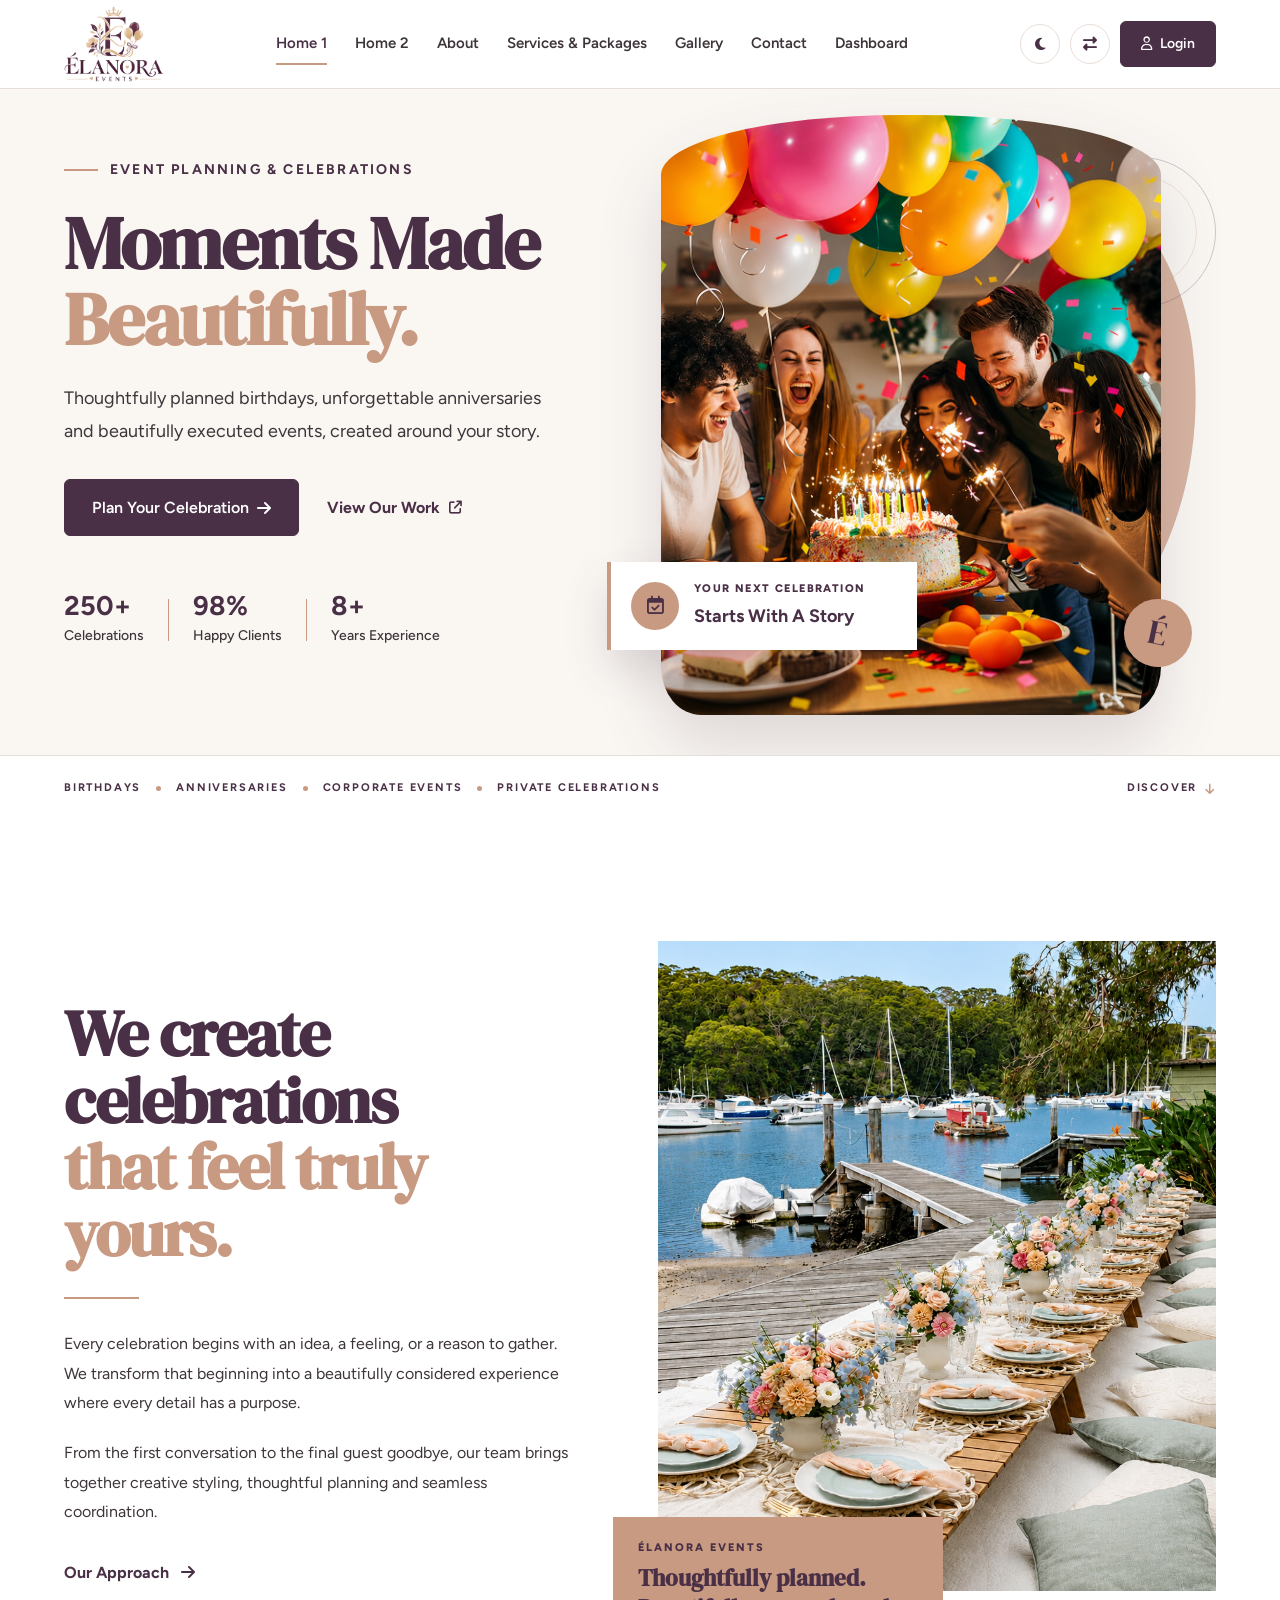
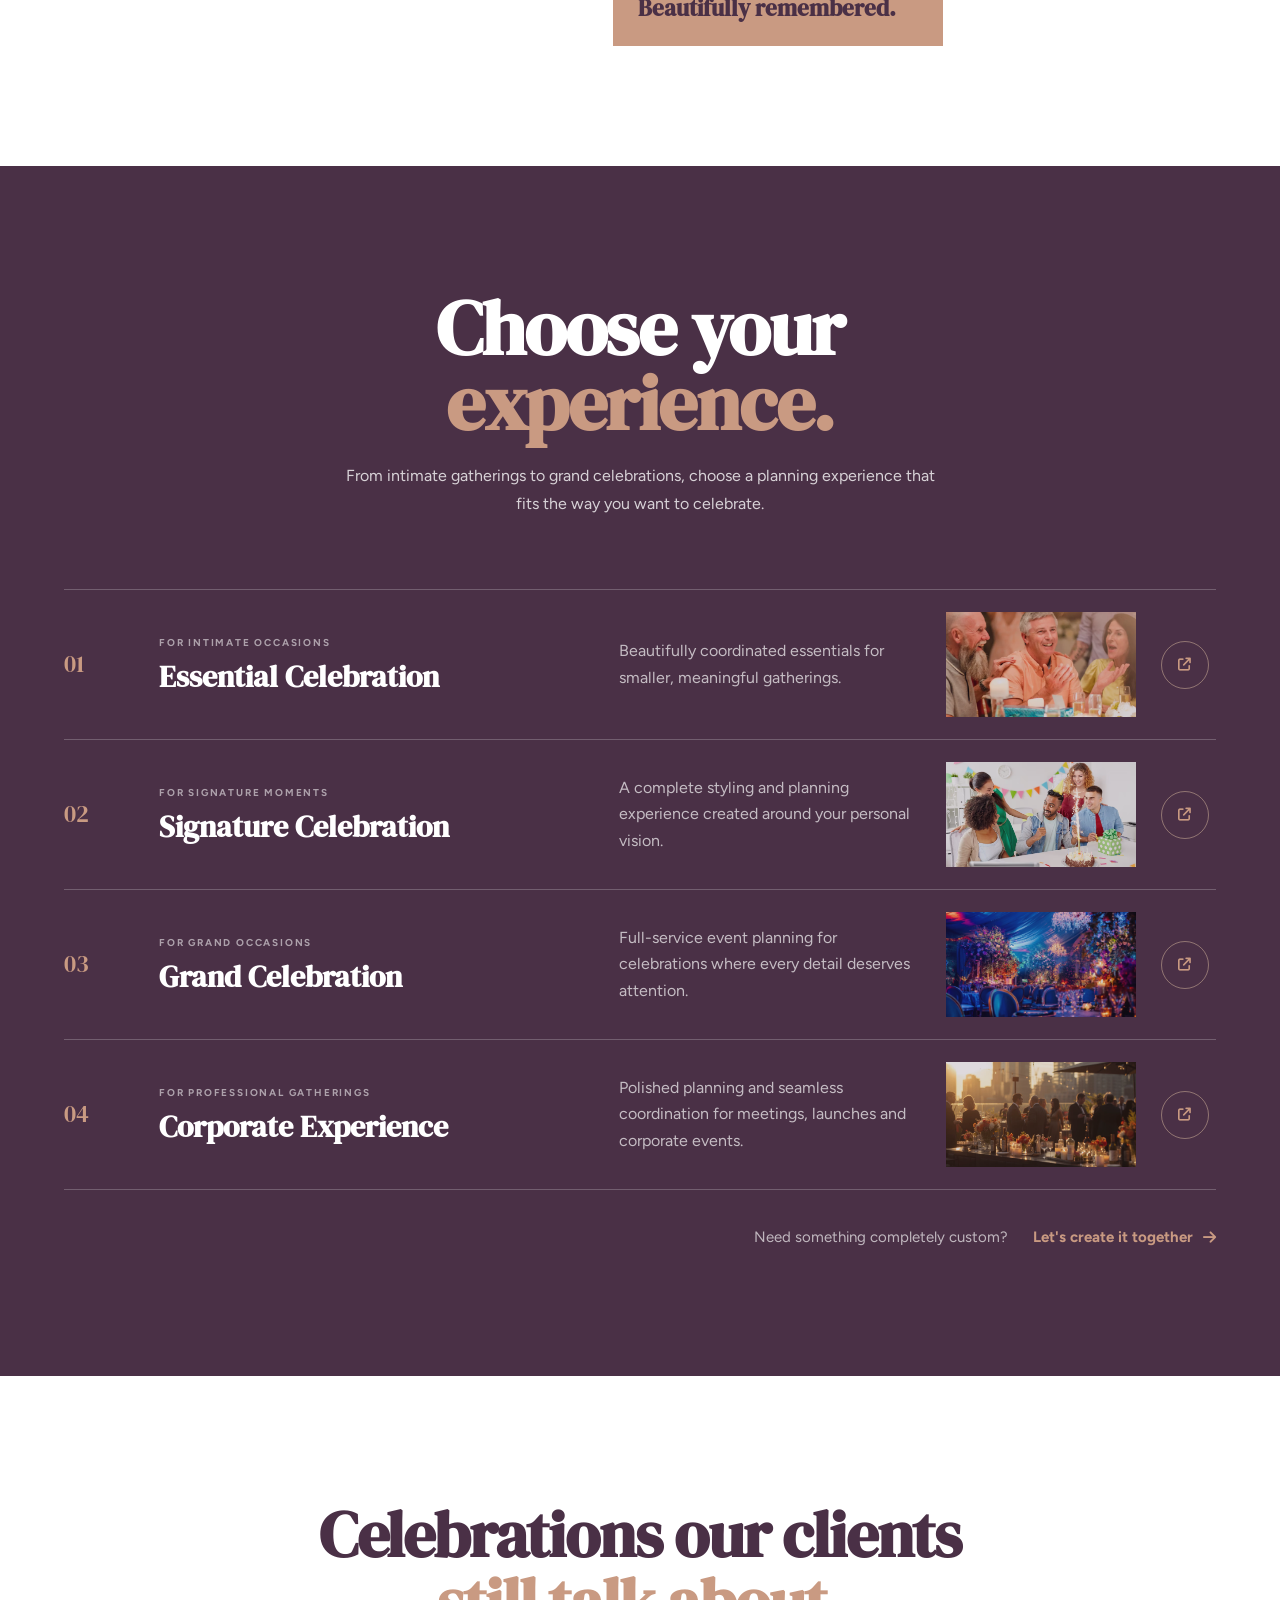
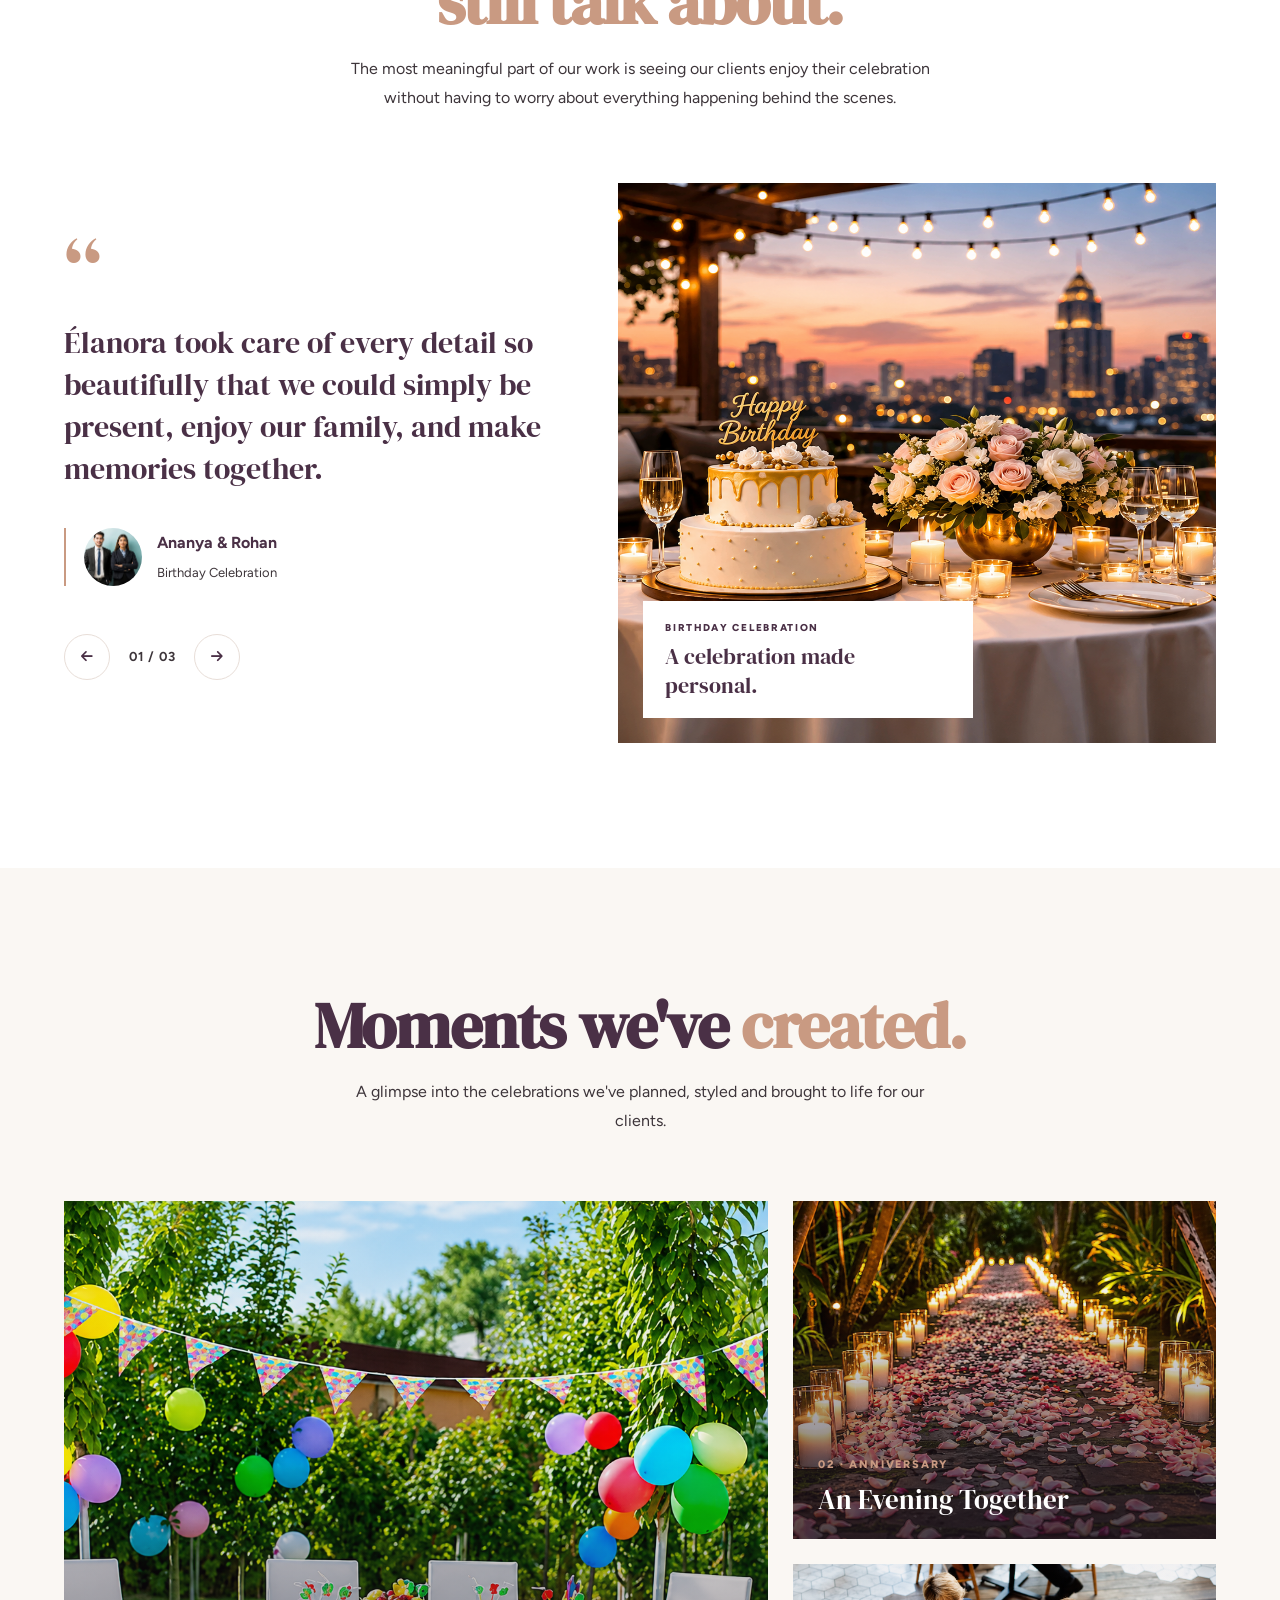
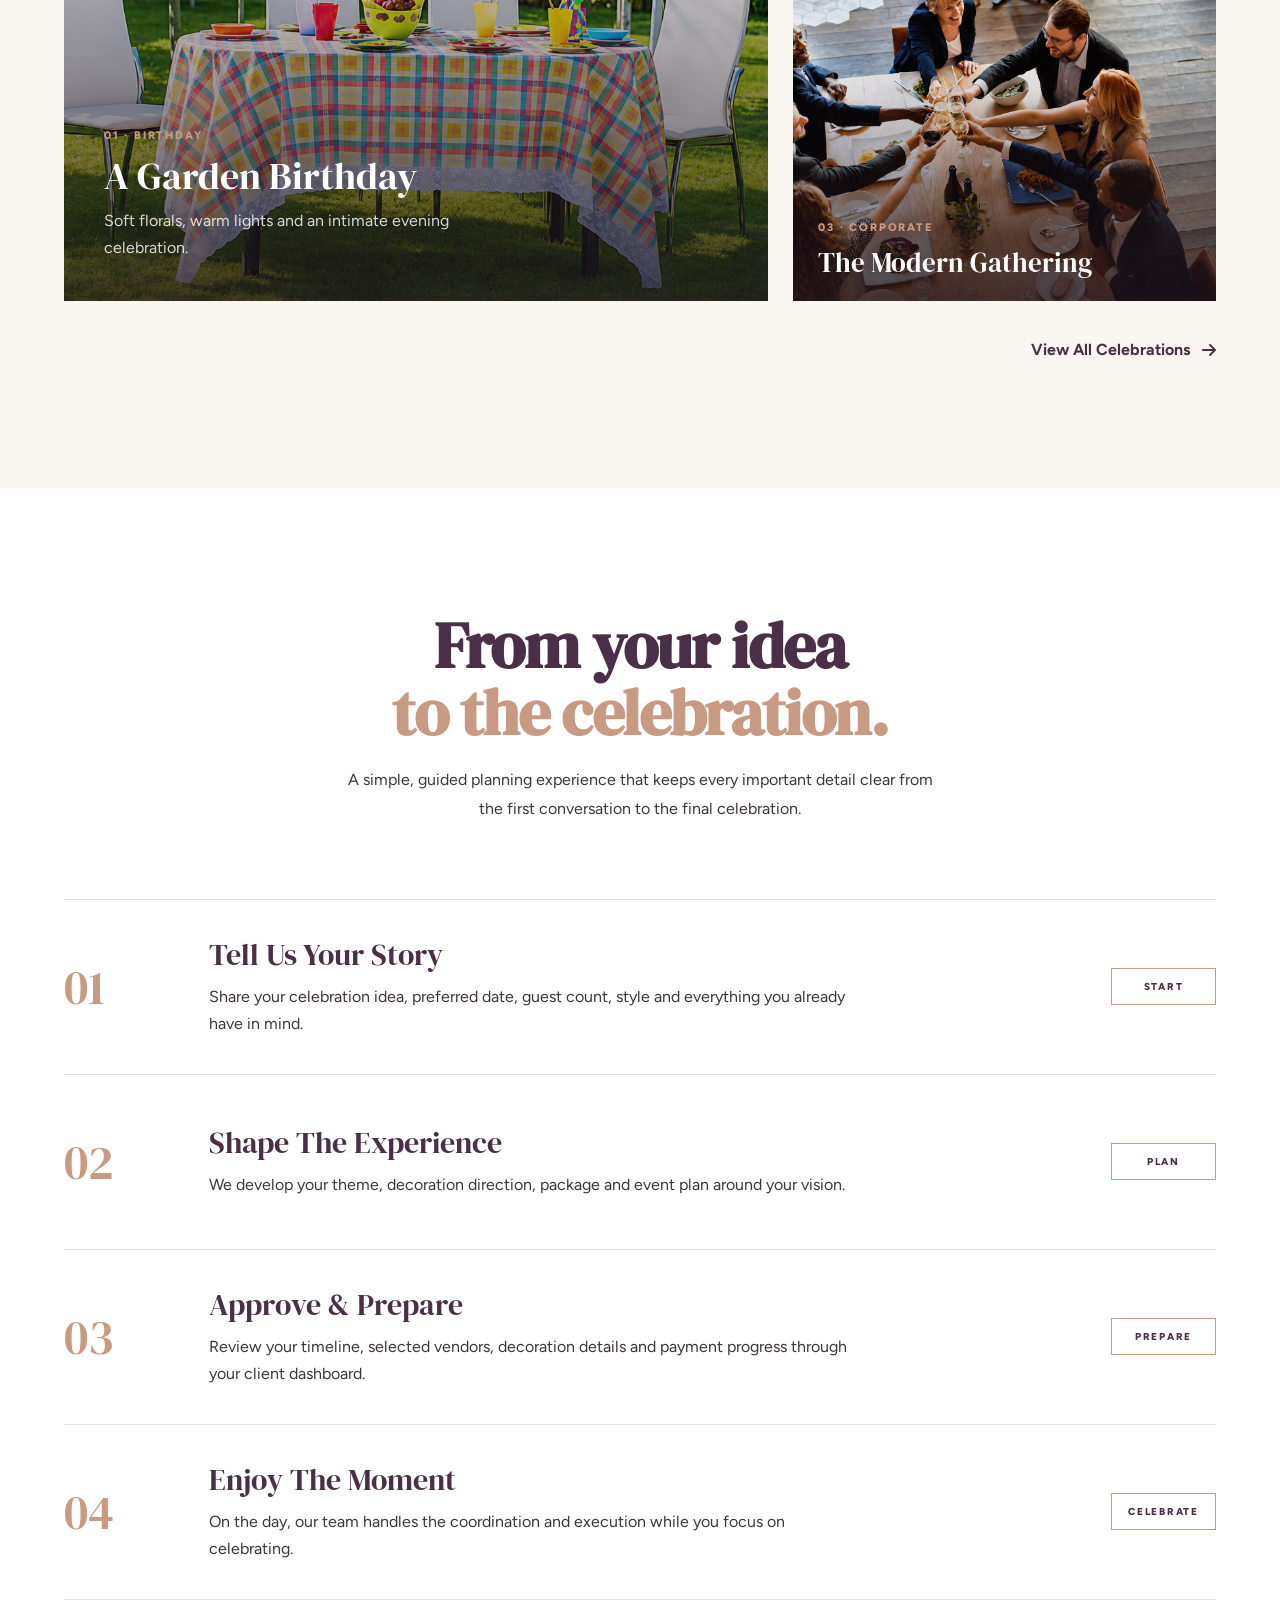
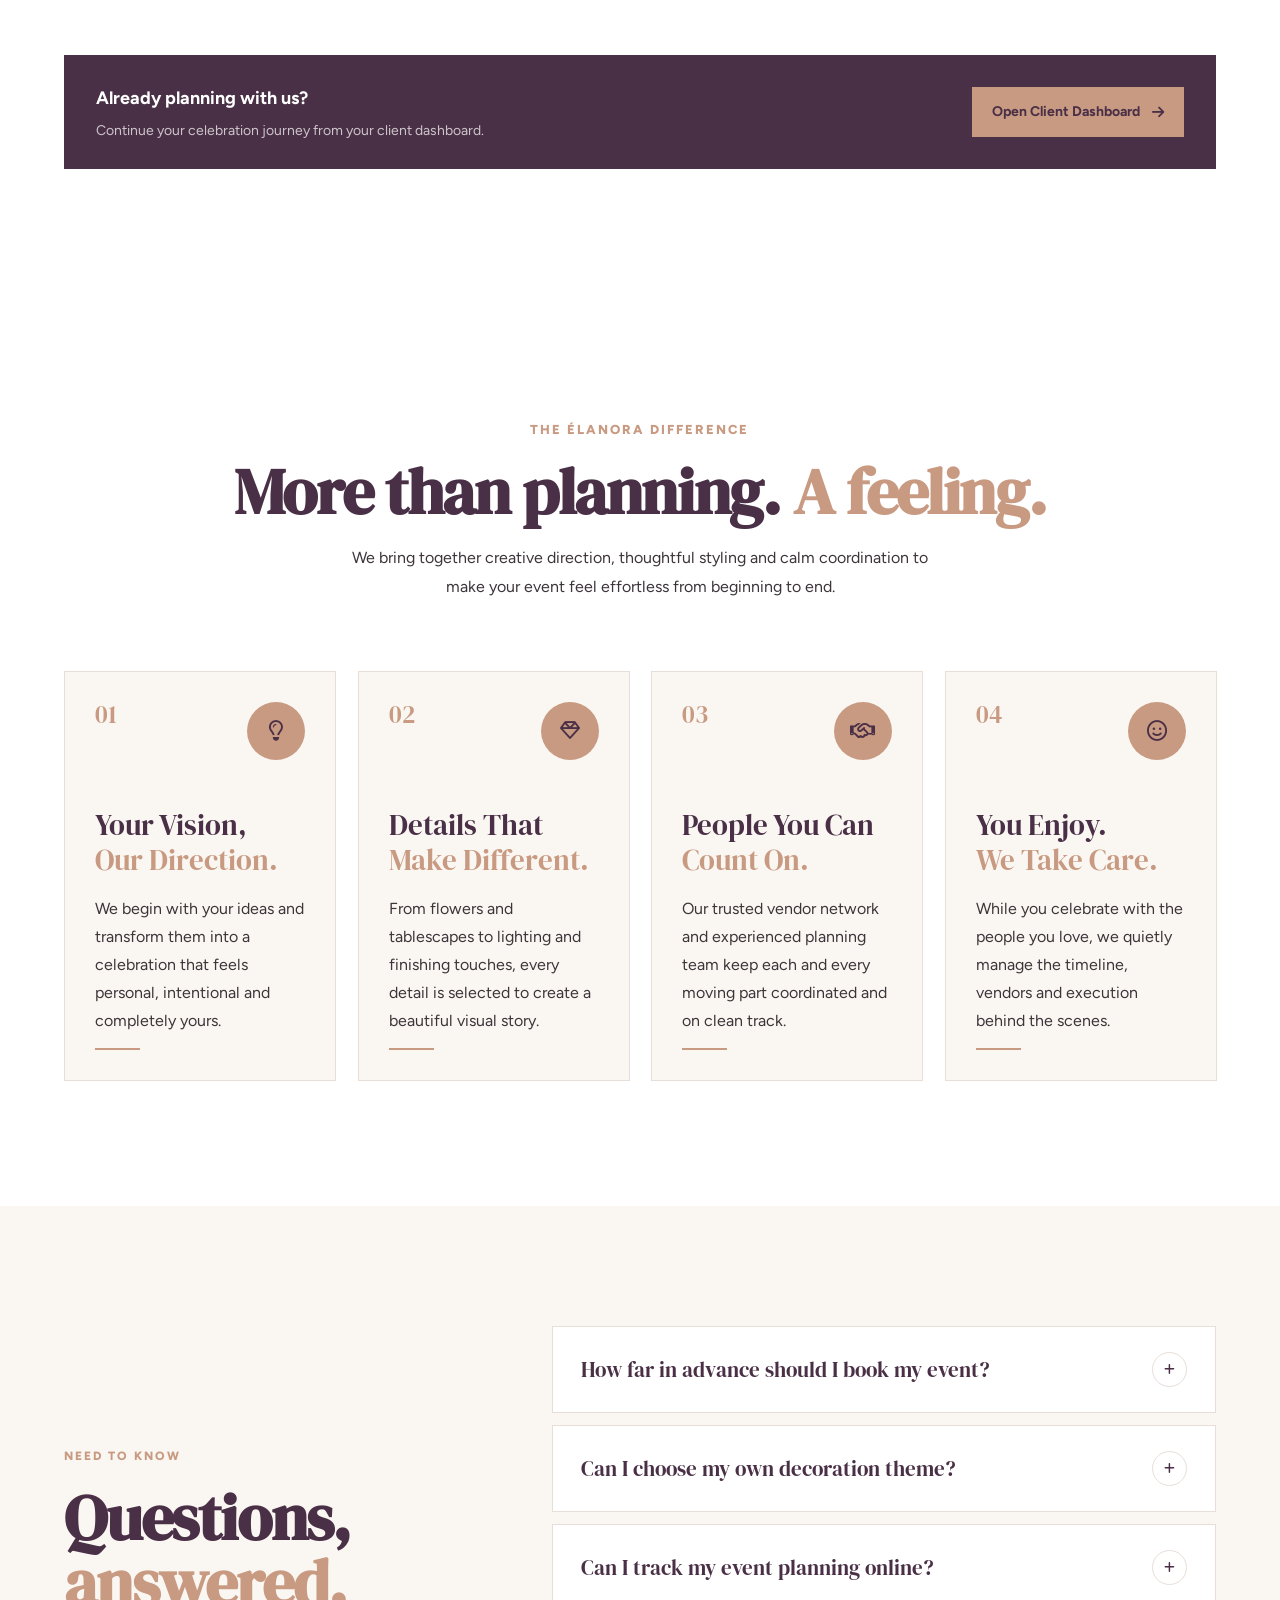
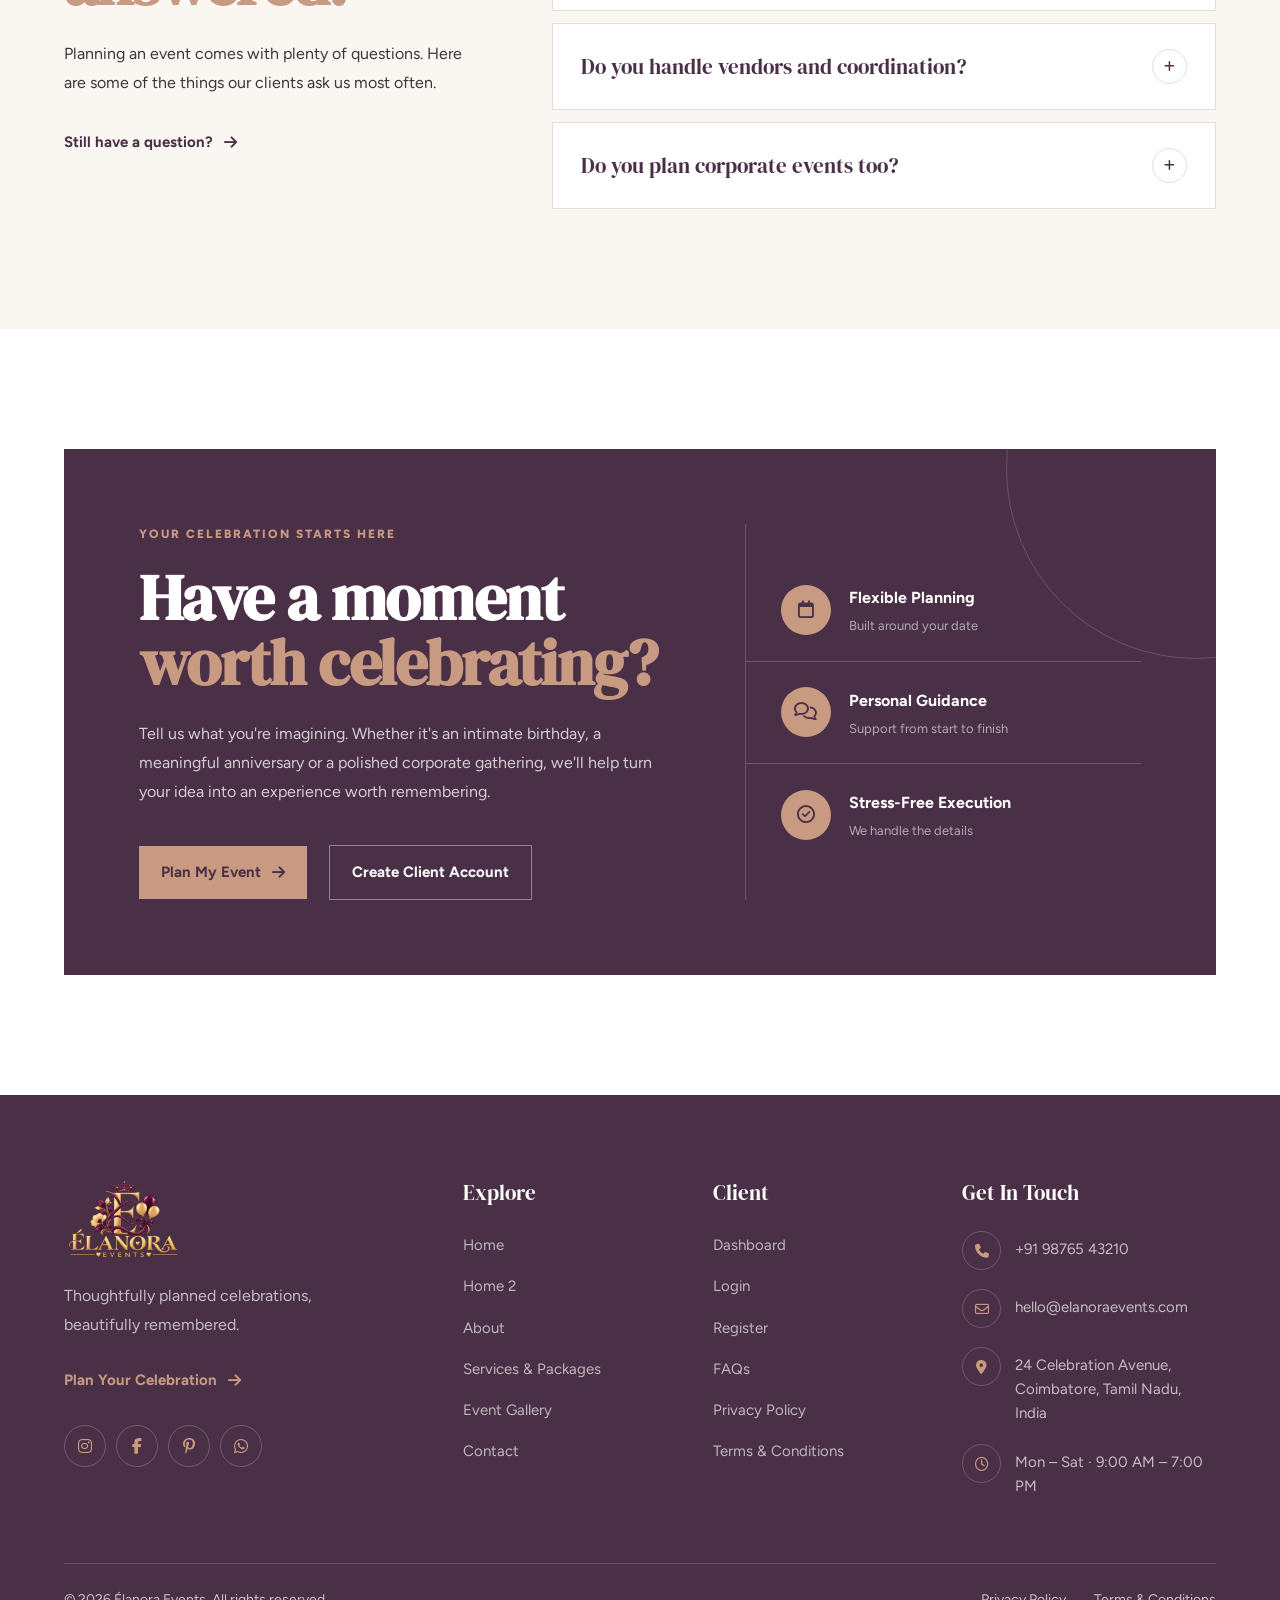
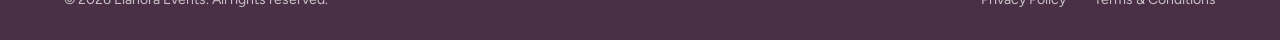
<file: index.html>
<!DOCTYPE html>
<html lang="en">

<head>
    <meta charset="UTF-8">

    <!-- Responsive -->
    <meta name="viewport" content="width=device-width, initial-scale=1.0">

    <!-- SEO -->
    <meta name="description"
        content="Élanora Events - Elegant birthday, anniversary and corporate event planning services.">
    <meta name="keywords"
        content="event planner, birthday planner, anniversary events, corporate events, event decoration">
    <meta name="author" content="Élanora Events">

    <!-- Page Title -->
    <title>Élanora Events</title>

    <!-- Favicon -->
    <link rel="icon" type="image/png" href="images/logo.png">

    <!-- Google Fonts -->
    <link rel="preconnect" href="https://fonts.googleapis.com">
    <link rel="preconnect" href="https://fonts.gstatic.com" crossorigin>

    <link
        href="https://fonts.googleapis.com/css2?family=DM+Serif+Display:ital@0;1&family=Figtree:wght@300;400;500;600;700;800&display=swap"
        rel="stylesheet">

    <!-- Font Awesome -->
    <link rel="stylesheet" href="https://cdnjs.cloudflare.com/ajax/libs/font-awesome/6.7.2/css/all.min.css">

    <!-- Main CSS -->
    <link rel="stylesheet" href="css/style.css">
</head>

<body>


    <!-- =========================
     HEADER
     ========================= -->
    <header class="site-header" id="siteHeader">

        <div class="container header-container">

            <!-- Logo -->
            <a href="index.html" class="site-logo" aria-label="Élanora Events Home">
                <img src="images/logo.png" alt="Élanora Events Logo">

            </a>


            <!-- Navigation -->
            <nav class="main-navigation" id="mainNavigation">

                <ul class="nav-menu">

                    <li class="nav-item">
                        <a href="index.html" class="nav-link active">
                            Home 1
                        </a>
                    </li>

                    <li class="nav-item">
                        <a href="home-2.html" class="nav-link">
                            Home 2
                        </a>
                    </li>

                    <li class="nav-item">
                        <a href="about.html" class="nav-link">
                            About
                        </a>
                    </li>

                    <li class="nav-item">
                        <a href="services.html" class="nav-link">
                            Services & Packages
                        </a>
                    </li>

                    <li class="nav-item">
                        <a href="gallery.html" class="nav-link">
                            Gallery
                        </a>
                    </li>

                    <li class="nav-item">
                        <a href="contact.html" class="nav-link">
                            Contact
                        </a>
                    </li>

                    <li class="nav-item">
                        <a href="dashboard.html" class="nav-link">
                            Dashboard
                        </a>
                    </li>

                </ul>

                <div class="mobile-header-actions" aria-label="Mobile header actions">

                    <!-- Dark Mode -->
                    <button class="header-action-btn mobile-header-action-btn" id="themeToggleMobile" data-theme-toggle
                        type="button" aria-label="Toggle dark mode" title="Dark Mode">

                        <i class="fa-solid fa-moon"></i>

                    </button>


                    <!-- RTL -->
                    <button class="header-action-btn mobile-header-action-btn" id="rtlToggleMobile" data-rtl-toggle
                        type="button" aria-label="Toggle RTL mode" title="RTL Mode">

                        <i class="fa-solid fa-right-left"></i>

                    </button>


                    <!-- Login -->
                    <a href="login.html" class="header-login-btn mobile-header-login-btn">

                        <i class="fa-regular fa-user"></i>

                        <span>Login</span>

                    </a>

                </div>


            </nav>


            <!-- Header Actions -->
            <div class="header-actions">

                <!-- Dark Mode -->
                <button class="header-action-btn" id="themeToggle" type="button" aria-label="Toggle dark mode"
                    title="Dark Mode">

                    <i class="fa-solid fa-moon"></i>

                </button>


                <!-- RTL -->
                <button class="header-action-btn" id="rtlToggle" type="button" aria-label="Toggle RTL mode"
                    title="RTL Mode">

                    <i class="fa-solid fa-right-left"></i>

                </button>


                <!-- Login -->
                <a href="login.html" class="header-login-btn">
                    <i class="fa-regular fa-user"></i>
                    <span>Login</span>
                </a>


                <!-- Mobile Menu -->
                <button class="mobile-menu-toggle" id="mobileMenuToggle" type="button" aria-label="Open navigation menu"
                    aria-expanded="false">

                    <i class="fa-solid fa-bars"></i>

                </button>

            </div>

        </div>

    </header>

    <!-- =========================================================
     ELANORA EVENTS HERO
     ========================================================= -->
    <section class="elanora-main-hero">

        <div class="container">

            <div class="elanora-hero-layout">

                <!-- LEFT CONTENT -->
                <div class="elanora-hero-copy">

                    <span class="elanora-hero-tag">
                        EVENT PLANNING & CELEBRATIONS
                    </span>

                    <h1>
                        Moments Made
                        <span>Beautifully.</span>
                    </h1>

                    <p>
                        Thoughtfully planned birthdays, unforgettable
                        anniversaries and beautifully executed events,
                        created around your story.
                    </p>

                    <div class="elanora-hero-buttons">

                        <a href="services.html" class="btn btn-primary">
                            Plan Your Celebration
                            <i class="fa-solid fa-arrow-right"></i>
                        </a>

                        <a href="gallery.html" class="elanora-view-link">
                            View Our Work
                            <i class="fa-solid fa-arrow-up-right-from-square"></i>
                        </a>

                    </div>

                    <!-- Trust Stats -->
                    <div class="elanora-hero-stats">

                        <div class="elanora-stat">
                            <strong>250+</strong>
                            <span>Celebrations</span>
                        </div>

                        <div class="elanora-stat-divider"></div>

                        <div class="elanora-stat">
                            <strong>98%</strong>
                            <span>Happy Clients</span>
                        </div>

                        <div class="elanora-stat-divider"></div>

                        <div class="elanora-stat">
                            <strong>8+</strong>
                            <span>Years Experience</span>
                        </div>

                    </div>

                </div>


                <!-- RIGHT VISUAL -->
                <div class="elanora-hero-visual">

                    <!-- Decorative Organic Shape -->
                    <div class="elanora-hero-shape"></div>

                    <!-- Main Image -->
                    <div class="elanora-hero-image">

                        <img src="images/hero-event.jpg" alt="Elegant celebration planned by Élanora Events">

                    </div>


                    <!-- Floating Event Badge -->
                    <div class="elanora-event-badge">

                        <div class="elanora-badge-icon">
                            <i class="fa-regular fa-calendar-check"></i>
                        </div>

                        <div class="elanora-badge-content">

                            <span>
                                YOUR NEXT CELEBRATION
                            </span>

                            <strong>
                                Starts With A Story
                            </strong>

                        </div>

                    </div>


                    <!-- Decorative Circle -->
                    <div class="elanora-orbit-circle"></div>


                    <!-- Small Decorative Mark -->
                    <div class="elanora-visual-mark">
                        <span>É</span>
                    </div>

                </div>

            </div>

        </div>


        <!-- Bottom Scroll Strip -->
        <div class="elanora-hero-strip">

            <div class="container">

                <div class="elanora-strip-content">

                    <span>
                        BIRTHDAYS
                    </span>

                    <i></i>

                    <span>
                        ANNIVERSARIES
                    </span>

                    <i></i>

                    <span>
                        CORPORATE EVENTS
                    </span>

                    <i></i>

                    <span>
                        PRIVATE CELEBRATIONS
                    </span>

                    <a href="#discover">
                        DISCOVER
                        <i class="fa-solid fa-arrow-down"></i>
                    </a>

                </div>

            </div>

        </div>

    </section>


    <!-- =========================================================
     CELEBRATION STORY SECTION
     ========================================================= -->
    <section class="celebration-story-section">

        <div class="container">

            <div class="celebration-story-layout">

                <!-- LEFT CONTENT -->
                <div class="celebration-story-content">

                    <h2>
                        We create celebrations
                        <span>that feel truly yours.</span>
                    </h2>

                    <div class="celebration-story-rule"></div>

                    <p>
                        Every celebration begins with an idea, a feeling,
                        or a reason to gather. We transform that beginning
                        into a beautifully considered experience where
                        every detail has a purpose.
                    </p>

                    <p>
                        From the first conversation to the final guest
                        goodbye, our team brings together creative styling,
                        thoughtful planning and seamless coordination.
                    </p>

                    <a href="about.html" class="celebration-story-link">
                        Our Approach
                        <i class="fa-solid fa-arrow-right"></i>
                    </a>

                </div>


                <!-- RIGHT IMAGE -->
                <div class="celebration-story-visual">

                    <div class="celebration-story-image">

                        <img src="images/celebration-philosophy.jpg"
                            alt="Beautifully styled celebration by Élanora Events">

                    </div>

                    <div class="celebration-story-caption">

                        <span>ÉLANORA EVENTS</span>

                        <strong>
                            Thoughtfully planned.
                            Beautifully remembered.
                        </strong>

                    </div>

                </div>

            </div>

        </div>

    </section>

    <!-- =========================================================
     SERVICES & PACKAGES SECTION
     ========================================================= -->
    <section class="experience-packages-section">

        <div class="container">

            <div class="experience-packages-head">

                <h2>
                    Choose your
                    <span>experience.</span>
                </h2>

                <p>
                    From intimate gatherings to grand celebrations,
                    choose a planning experience that fits the way
                    you want to celebrate.
                </p>

            </div>


            <div class="experience-package-list">


                <!-- PACKAGE 01 -->
                <a href="services.html" class="experience-package-row">

                    <div class="experience-package-number">
                        01
                    </div>

                    <div class="experience-package-name">

                        <span>
                            FOR INTIMATE OCCASIONS
                        </span>

                        <h3>
                            Essential Celebration
                        </h3>

                    </div>

                    <div class="experience-package-description">

                        <p>
                            Beautifully coordinated essentials
                            for smaller, meaningful gatherings.
                        </p>

                    </div>

                    <div class="experience-package-image">

                        <img src="images/essential-celebration.jpg" alt="Essential celebration package">

                    </div>

                    <div class="experience-package-arrow">
                        <i class="fa-solid fa-arrow-up-right-from-square"></i>
                    </div>

                </a>


                <!-- PACKAGE 02 -->
                <a href="services.html" class="experience-package-row">

                    <div class="experience-package-number">
                        02
                    </div>

                    <div class="experience-package-name">

                        <span>
                            FOR SIGNATURE MOMENTS
                        </span>

                        <h3>
                            Signature Celebration
                        </h3>

                    </div>

                    <div class="experience-package-description">

                        <p>
                            A complete styling and planning experience
                            created around your personal vision.
                        </p>

                    </div>

                    <div class="experience-package-image">

                        <img src="images/signature-celebration.jpg" alt="Signature celebration package">

                    </div>

                    <div class="experience-package-arrow">
                        <i class="fa-solid fa-arrow-up-right-from-square"></i>
                    </div>

                </a>


                <!-- PACKAGE 03 -->
                <a href="services.html" class="experience-package-row">

                    <div class="experience-package-number">
                        03
                    </div>

                    <div class="experience-package-name">

                        <span>
                            FOR GRAND OCCASIONS
                        </span>

                        <h3>
                            Grand Celebration
                        </h3>

                    </div>

                    <div class="experience-package-description">

                        <p>
                            Full-service event planning for celebrations
                            where every detail deserves attention.
                        </p>

                    </div>

                    <div class="experience-package-image">

                        <img src="images/grand-celebration.jpg" alt="Grand celebration package">

                    </div>

                    <div class="experience-package-arrow">
                        <i class="fa-solid fa-arrow-up-right-from-square"></i>
                    </div>

                </a>


                <!-- PACKAGE 04 -->
                <a href="services.html" class="experience-package-row">

                    <div class="experience-package-number">
                        04
                    </div>

                    <div class="experience-package-name">

                        <span>
                            FOR PROFESSIONAL GATHERINGS
                        </span>

                        <h3>
                            Corporate Experience
                        </h3>

                    </div>

                    <div class="experience-package-description">

                        <p>
                            Polished planning and seamless coordination
                            for meetings, launches and corporate events.
                        </p>

                    </div>

                    <div class="experience-package-image">

                        <img src="images/corporate-experience.jpg" alt="Corporate event package">

                    </div>

                    <div class="experience-package-arrow">
                        <i class="fa-solid fa-arrow-up-right-from-square"></i>
                    </div>

                </a>

            </div>


            <div class="experience-packages-footer">

                <p>
                    Need something completely custom?
                </p>

                <a href="contact.html">
                    Let's create it together
                    <i class="fa-solid fa-arrow-right"></i>
                </a>

            </div>

        </div>

    </section>

    <!-- =========================================================
     CLIENT STORIES SECTION
     ========================================================= -->
    <section class="elanora-client-stories">

        <div class="container">

            <!-- SECTION HEADING -->
            <div class="client-stories-intro">

                <div class="client-stories-title">

                    <h2>
                        Celebrations our clients
                        <span>still talk about.</span>
                    </h2>

                </div>

                <div class="client-stories-description">

                    <p>
                        The most meaningful part of our work is seeing
                        our clients enjoy their celebration without
                        having to worry about everything happening
                        behind the scenes.
                    </p>

                </div>

            </div>


            <!-- TESTIMONIAL AREA -->
            <div class="client-stories-content">


                <!-- LEFT REVIEW AREA -->
                <div class="client-review-area">


                    <!-- REVIEW 01 -->
                    <article class="client-review-item is-active">

                        <div class="client-review-symbol">
                            “
                        </div>

                        <blockquote>
                            Élanora took care of every detail so beautifully
                            that we could simply be present, enjoy our family,
                            and make memories together.
                        </blockquote>


                        <!-- PROFILE -->
                        <div class="client-review-profile">

                            <div class="client-profile-image">

                                <img src="images/client-01.jpg" alt="Ananya and Rohan">

                            </div>

                            <div class="client-profile-info">

                                <strong>
                                    Ananya & Rohan
                                </strong>

                                <span>
                                    Birthday Celebration
                                </span>

                            </div>

                        </div>

                    </article>


                    <!-- REVIEW 02 -->
                    <article class="client-review-item">

                        <div class="client-review-symbol">
                            “
                        </div>

                        <blockquote>
                            From the décor to the smallest finishing detail,
                            everything felt personal and beautifully
                            coordinated. Our anniversary celebration was
                            truly unforgettable.
                        </blockquote>


                        <!-- PROFILE -->
                        <div class="client-review-profile">

                            <div class="client-profile-image">

                                <img src="images/client-02.jpg" alt="Meera and Arjun">

                            </div>

                            <div class="client-profile-info">

                                <strong>
                                    Meera & Arjun
                                </strong>

                                <span>
                                    Anniversary Celebration
                                </span>

                            </div>

                        </div>

                    </article>


                    <!-- REVIEW 03 -->
                    <article class="client-review-item">

                        <div class="client-review-symbol">
                            “
                        </div>

                        <blockquote>
                            The entire process felt effortless. Élanora
                            handled our corporate event with such
                            professionalism that our team could focus
                            completely on our guests.
                        </blockquote>


                        <!-- PROFILE -->
                        <div class="client-review-profile">

                            <div class="client-profile-image">

                                <img src="images/client-03.jpg" alt="Karthik">

                            </div>

                            <div class="client-profile-info">

                                <strong>
                                    Karthik
                                </strong>

                                <span>
                                    Corporate Event
                                </span>

                            </div>

                        </div>

                    </article>


                    <!-- CONTROLS -->
                    <div class="client-review-controls">

                        <button type="button" class="client-review-button client-review-prev"
                            aria-label="Previous testimonial">
                            <i class="fa-solid fa-arrow-left"></i>
                        </button>


                        <span class="client-review-counter">
                            01 / 03
                        </span>


                        <button type="button" class="client-review-button client-review-next"
                            aria-label="Next testimonial">
                            <i class="fa-solid fa-arrow-right"></i>
                        </button>

                    </div>

                </div>


                <!-- RIGHT IMAGE -->
                <div class="client-stories-visual">

                    <div class="client-stories-image">

                        <img id="clientStoryImage" src="images/c1.jpg" alt="Élanora Events client celebration">

                    </div>


                    <div class="client-stories-image-info">

                        <span id="clientStoryEvent">
                            BIRTHDAY CELEBRATION
                        </span>

                        <strong id="clientStoryCaption">
                            A celebration made personal.
                        </strong>

                    </div>

                </div>

            </div>

        </div>

    </section>

    <!-- =========================================================
     PAST EVENTS SECTION
     ========================================================= -->
    <section class="elanora-events-gallery">

        <div class="container">

            <!-- HEADING -->
            <div class="events-gallery-heading">

                <h2>
                    Moments we've
                    <span>created.</span>
                </h2>

                <p>
                    A glimpse into the celebrations we've planned,
                    styled and brought to life for our clients.
                </p>

            </div>


            <!-- GALLERY -->
            <div class="events-gallery-layout">

                <!-- LARGE FEATURE -->
                <a href="gallery.html" class="event-gallery-feature">

                    <div class="event-gallery-image">
                        <img src="images/event-birthday.jpg" alt="Elegant birthday celebration">
                    </div>

                    <div class="event-gallery-info">

                        <span>01 · BIRTHDAY</span>

                        <h3>
                            A Garden Birthday
                        </h3>

                        <p>
                            Soft florals, warm lights and
                            an intimate evening celebration.
                        </p>

                    </div>

                </a>


                <!-- RIGHT COLUMN -->
                <div class="event-gallery-side">

                    <a href="gallery.html" class="event-gallery-small">

                        <div class="event-gallery-image">
                            <img src="images/event-anniversary.jpg" alt="Elegant anniversary celebration">
                        </div>

                        <div class="event-gallery-info">

                            <span>02 · ANNIVERSARY</span>

                            <h3>
                                An Evening Together
                            </h3>

                        </div>

                    </a>


                    <a href="gallery.html" class="event-gallery-small">

                        <div class="event-gallery-image">
                            <img src="images/event-corporate.jpg" alt="Professional corporate event">
                        </div>

                        <div class="event-gallery-info">

                            <span>03 · CORPORATE</span>

                            <h3>
                                The Modern Gathering
                            </h3>

                        </div>

                    </a>

                </div>

            </div>


            <!-- GALLERY LINK -->
            <div class="events-gallery-action">

                <a href="gallery.html">
                    View All Celebrations
                    <i class="fa-solid fa-arrow-right"></i>
                </a>

            </div>

        </div>

    </section>

    <!-- =========================================================
     EVENT JOURNEY SECTION
     ========================================================= -->
    <section class="elanora-event-journey">

        <div class="container">

            <!-- HEADING -->
            <div class="event-journey-heading">

                <h2>
                    From your idea
                    <span>to the celebration.</span>
                </h2>

                <p>
                    A simple, guided planning experience that keeps
                    every important detail clear from the first
                    conversation to the final celebration.
                </p>

            </div>


            <!-- JOURNEY -->
            <div class="event-journey-list">


                <!-- STEP 01 -->
                <div class="event-journey-item">

                    <div class="event-journey-number">
                        01
                    </div>

                    <div class="event-journey-main">

                        <h3>
                            Tell Us Your Story
                        </h3>

                        <p>
                            Share your celebration idea, preferred date,
                            guest count, style and everything you already
                            have in mind.
                        </p>

                    </div>

                    <div class="event-journey-status">
                        <span>START</span>
                    </div>

                </div>


                <!-- STEP 02 -->
                <div class="event-journey-item">

                    <div class="event-journey-number">
                        02
                    </div>

                    <div class="event-journey-main">

                        <h3>
                            Shape The Experience
                        </h3>

                        <p>
                            We develop your theme, decoration direction,
                            package and event plan around your vision.
                        </p>

                    </div>

                    <div class="event-journey-status">
                        <span>PLAN</span>
                    </div>

                </div>


                <!-- STEP 03 -->
                <div class="event-journey-item">

                    <div class="event-journey-number">
                        03
                    </div>

                    <div class="event-journey-main">

                        <h3>
                            Approve & Prepare
                        </h3>

                        <p>
                            Review your timeline, selected vendors,
                            decoration details and payment progress
                            through your client dashboard.
                        </p>

                    </div>

                    <div class="event-journey-status">
                        <span>PREPARE</span>
                    </div>

                </div>


                <!-- STEP 04 -->
                <div class="event-journey-item">

                    <div class="event-journey-number">
                        04
                    </div>

                    <div class="event-journey-main">

                        <h3>
                            Enjoy The Moment
                        </h3>

                        <p>
                            On the day, our team handles the coordination
                            and execution while you focus on celebrating.
                        </p>

                    </div>

                    <div class="event-journey-status">
                        <span>CELEBRATE</span>
                    </div>

                </div>

            </div>


            <!-- DASHBOARD CTA -->
            <div class="event-journey-cta">

                <div class="event-journey-cta-text">

                    <strong>
                        Already planning with us?
                    </strong>

                    <span>
                        Continue your celebration journey from your
                        client dashboard.
                    </span>

                </div>

                <a href="login.html">
                    Open Client Dashboard
                    <i class="fa-solid fa-arrow-right"></i>
                </a>

            </div>

        </div>

    </section>

    <!-- =========================================================
     WHY CHOOSE ELANORA
     ========================================================= -->
    <section class="why-elanora-section">

        <div class="container">

            <!-- SECTION INTRO -->
            <div class="why-elanora-intro">

                <div class="why-elanora-title">

                    <span class="why-elanora-kicker">
                        THE ÉLANORA DIFFERENCE
                    </span>

                    <h2>
                        More than planning.
                        <span>A feeling.</span>
                    </h2>

                </div>

                <p>
                    We bring together creative direction, thoughtful
                    styling and calm coordination to make your event
                    feel effortless from beginning to end.
                </p>

            </div>


            <!-- FEATURE CARDS -->
            <div class="why-elanora-cards">


                <!-- CARD 01 -->
                <article class="why-elanora-card why-card-one">

                    <div class="why-card-top">

                        <span class="why-card-number">
                            01
                        </span>

                        <div class="why-card-icon">
                            <i class="fa-regular fa-lightbulb"></i>
                        </div>

                    </div>

                    <div class="why-card-content">

                        <h3>
                            Your Vision,
                            <span>Our Direction.</span>
                        </h3>

                        <p>
                            We begin with your ideas and transform them
                            into a celebration that feels personal,
                            intentional and completely yours.
                        </p>

                    </div>

                    <div class="why-card-line"></div>

                </article>


                <!-- CARD 02 -->
                <article class="why-elanora-card why-card-two">

                    <div class="why-card-top">

                        <span class="why-card-number">
                            02
                        </span>

                        <div class="why-card-icon">
                            <i class="fa-regular fa-gem"></i>
                        </div>

                    </div>

                    <div class="why-card-content">

                        <h3>
                            Details That
                            <span>Make Different.</span>
                        </h3>

                        <p>
                            From flowers and tablescapes to lighting and
                            finishing touches, every detail is selected
                            to create a beautiful visual story.
                        </p>

                    </div>

                    <div class="why-card-line"></div>

                </article>


                <!-- CARD 03 -->
                <article class="why-elanora-card why-card-three">

                    <div class="why-card-top">

                        <span class="why-card-number">
                            03
                        </span>

                        <div class="why-card-icon">
                            <i class="fa-regular fa-handshake"></i>
                        </div>

                    </div>

                    <div class="why-card-content">

                        <h3>
                            People You Can
                            <span>Count On.</span>
                        </h3>

                        <p>
                            Our trusted vendor network and experienced
                            planning team keep each and every moving part
                            coordinated and on clean track.
                        </p>

                    </div>

                    <div class="why-card-line"></div>

                </article>


                <!-- CARD 04 -->
                <article class="why-elanora-card why-card-four">

                    <div class="why-card-top">

                        <span class="why-card-number">
                            04
                        </span>

                        <div class="why-card-icon">
                            <i class="fa-regular fa-face-smile"></i>
                        </div>

                    </div>

                    <div class="why-card-content">

                        <h3>
                            You Enjoy.
                            <span>We Take Care.</span>
                        </h3>

                        <p>
                            While you celebrate with the people you love,
                            we quietly manage the timeline, vendors and
                            execution behind the scenes.
                        </p>

                    </div>

                    <div class="why-card-line"></div>

                </article>

            </div>

        </div>

    </section>

    <!-- =========================================================
     FAQ SECTION
     ========================================================= -->
    <section class="elanora-faq-section">

        <div class="container">

            <div class="elanora-faq-layout">

                <!-- LEFT CONTENT -->
                <div class="elanora-faq-intro">

                    <span class="elanora-faq-label">
                        NEED TO KNOW
                    </span>

                    <h2>
                        Questions,
                        <span>answered.</span>
                    </h2>

                    <p>
                        Planning an event comes with plenty of questions.
                        Here are some of the things our clients ask us
                        most often.
                    </p>

                    <a href="contact.html" class="elanora-faq-contact">
                        Still have a question?
                        <i class="fa-solid fa-arrow-right"></i>
                    </a>

                </div>


                <!-- RIGHT FAQ -->
                <div class="elanora-faq-list">


                    <!-- FAQ 01 -->
                    <div class="elanora-faq-item">

                        <button type="button" class="elanora-faq-question" aria-expanded="true">

                            <span>
                                How far in advance should I book my event?
                            </span>

                            <i class="fa-solid fa-plus"></i>

                        </button>

                        <div class="elanora-faq-answer">

                            <p>
                                We recommend booking as early as possible,
                                especially for larger celebrations and
                                popular dates. This gives us enough time
                                to plan the details, secure vendors and
                                create the right experience for you.
                            </p>

                        </div>

                    </div>


                    <!-- FAQ 02 -->
                    <div class="elanora-faq-item">

                        <button type="button" class="elanora-faq-question" aria-expanded="false">

                            <span>
                                Can I choose my own decoration theme?
                            </span>

                            <i class="fa-solid fa-plus"></i>

                        </button>

                        <div class="elanora-faq-answer">

                            <p>
                                Absolutely. You can choose from our
                                existing creative directions or work with
                                us to develop a completely personalised
                                theme based on your preferences.
                            </p>

                        </div>

                    </div>


                    <!-- FAQ 03 -->
                    <div class="elanora-faq-item">

                        <button type="button" class="elanora-faq-question" aria-expanded="false">

                            <span>
                                Can I track my event planning online?
                            </span>

                            <i class="fa-solid fa-plus"></i>

                        </button>

                        <div class="elanora-faq-answer">

                            <p>
                                Yes. Once your event is booked, your client
                                dashboard lets you follow the planning
                                journey, review timelines, check vendor
                                assignments, approve details and view
                                payment and invoice information.
                            </p>

                        </div>

                    </div>


                    <!-- FAQ 04 -->
                    <div class="elanora-faq-item">

                        <button type="button" class="elanora-faq-question" aria-expanded="false">

                            <span>
                                Do you handle vendors and coordination?
                            </span>

                            <i class="fa-solid fa-plus"></i>

                        </button>

                        <div class="elanora-faq-answer">

                            <p>
                                Yes. Depending on your package, we can
                                coordinate decorators, caterers,
                                photographers, entertainment and other
                                event professionals involved in your
                                celebration.
                            </p>

                        </div>

                    </div>


                    <!-- FAQ 05 -->
                    <div class="elanora-faq-item">

                        <button type="button" class="elanora-faq-question" aria-expanded="false">

                            <span>
                                Do you plan corporate events too?
                            </span>

                            <i class="fa-solid fa-plus"></i>

                        </button>

                        <div class="elanora-faq-answer">

                            <p>
                                Yes. We plan corporate gatherings,
                                launches, team celebrations, private
                                functions and other professional events
                                with a polished and organised approach.
                            </p>

                        </div>

                    </div>


                </div>

            </div>

        </div>

    </section>

    <!-- =========================================================
     FINAL BOOKING CTA SECTION
     ========================================================= -->
    <section class="elanora-booking-section">

        <div class="container">

            <div class="elanora-booking-panel">

                <!-- MAIN CONTENT -->
                <div class="elanora-booking-content">

                    <span class="elanora-booking-label">
                        YOUR CELEBRATION STARTS HERE
                    </span>

                    <h2>
                        Have a moment
                        <span>worth celebrating?</span>
                    </h2>

                    <p>
                        Tell us what you're imagining. Whether it's an
                        intimate birthday, a meaningful anniversary or
                        a polished corporate gathering, we'll help turn
                        your idea into an experience worth remembering.
                    </p>

                    <div class="elanora-booking-actions">

                        <a href="contact.html" class="elanora-booking-primary">
                            Plan My Event
                            <i class="fa-solid fa-arrow-right"></i>
                        </a>

                        <a href="register.html" class="elanora-booking-secondary">
                            Create Client Account
                        </a>

                    </div>

                </div>


                <!-- HIGHLIGHTS -->
                <div class="elanora-booking-highlights">

                    <div class="booking-highlight">

                        <div class="booking-highlight-icon">
                            <i class="fa-regular fa-calendar"></i>
                        </div>

                        <div>
                            <strong>
                                Flexible Planning
                            </strong>

                            <span>
                                Built around your date
                            </span>
                        </div>

                    </div>


                    <div class="booking-highlight">

                        <div class="booking-highlight-icon">
                            <i class="fa-regular fa-comments"></i>
                        </div>

                        <div>
                            <strong>
                                Personal Guidance
                            </strong>

                            <span>
                                Support from start to finish
                            </span>
                        </div>

                    </div>


                    <div class="booking-highlight">

                        <div class="booking-highlight-icon">
                            <i class="fa-regular fa-circle-check"></i>
                        </div>

                        <div>
                            <strong>
                                Stress-Free Execution
                            </strong>

                            <span>
                                We handle the details
                            </span>
                        </div>

                    </div>

                </div>

            </div>

        </div>

    </section>



    <!-- =========================================================
     ELANORA FOOTER
     ========================================================= -->
    <footer class="elanora-footer">

        <div class="container">

            <!-- =====================================================
             FOOTER MAIN
             ===================================================== -->
            <div class="elanora-footer-main">


                <!-- =================================================
                 COLUMN 01 — BRAND
                 ================================================= -->
                <div class="elanora-footer-brand">

                    <a href="index.html" class="elanora-footer-logo">

                        <img src="images/logo-light.png" alt="Élanora Events">

                    </a>


                    <p class="elanora-footer-tagline">
                        Thoughtfully planned celebrations,
                        beautifully remembered.
                    </p>


                    <a href="contact.html" class="elanora-footer-start">
                        Plan Your Celebration

                        <i class="fa-solid fa-arrow-right"></i>
                    </a>


                    <!-- SOCIAL ICONS -->
                    <div class="elanora-footer-social">

                        <a href="#" aria-label="Instagram">
                            <i class="fa-brands fa-instagram"></i>
                        </a>


                        <a href="#" aria-label="Facebook">
                            <i class="fa-brands fa-facebook-f"></i>
                        </a>


                        <a href="#" aria-label="Pinterest">
                            <i class="fa-brands fa-pinterest-p"></i>
                        </a>


                        <a href="#" aria-label="WhatsApp">
                            <i class="fa-brands fa-whatsapp"></i>
                        </a>

                    </div>

                </div>


                <!-- =================================================
                 COLUMN 02 — EXPLORE
                 ================================================= -->
                <div class="elanora-footer-column">

                    <h3>
                        Explore
                    </h3>


                    <ul>

                        <li>
                            <a href="index.html">
                                Home
                            </a>
                        </li>


                        <li>
                            <a href="home-2.html">
                                Home 2
                            </a>
                        </li>


                        <li>
                            <a href="about.html">
                                About
                            </a>
                        </li>


                        <li>
                            <a href="services.html">
                                Services & Packages
                            </a>
                        </li>


                        <li>
                            <a href="gallery.html">
                                Event Gallery
                            </a>
                        </li>


                        <li>
                            <a href="contact.html">
                                Contact
                            </a>
                        </li>

                    </ul>

                </div>


                <!-- =================================================
                 COLUMN 03 — CLIENT
                 ================================================= -->
                <div class="elanora-footer-column">

                    <h3>
                        Client
                    </h3>


                    <ul>

                        <li>
                            <a href="dashboard.html">
                                Dashboard
                            </a>
                        </li>


                        <li>
                            <a href="login.html">
                                Login
                            </a>
                        </li>


                        <li>
                            <a href="register.html">
                                Register
                            </a>
                        </li>


                        <li>
                            <a href="faq.html">
                                FAQs
                            </a>
                        </li>


                        <li>
                            <a href="#">
                                Privacy Policy
                            </a>
                        </li>


                        <li>
                            <a href="#">
                                Terms & Conditions
                            </a>
                        </li>

                    </ul>

                </div>


                <!-- =================================================
                 COLUMN 04 — GET IN TOUCH
                 ================================================= -->
                <div class="elanora-footer-column elanora-footer-contact">

                    <h3>
                        Get In Touch
                    </h3>


                    <!-- PHONE -->
                    <a href="tel:+919876543210" class="footer-contact-item">

                        <span class="footer-contact-icon">
                            <i class="fa-solid fa-phone"></i>
                        </span>

                        <span class="footer-contact-text">
                            +91 98765 43210
                        </span>

                    </a>


                    <!-- EMAIL -->
                    <a href="mailto:hello@elanoraevents.com" class="footer-contact-item">

                        <span class="footer-contact-icon">
                            <i class="fa-regular fa-envelope"></i>
                        </span>

                        <span class="footer-contact-text">
                            hello@elanoraevents.com
                        </span>

                    </a>


                    <!-- LOCATION -->
                    <div class="footer-contact-item footer-location">

                        <span class="footer-contact-icon">
                            <i class="fa-solid fa-location-dot"></i>
                        </span>

                        <span class="footer-contact-text">
                            24 Celebration Avenue,<br>
                            Coimbatore, Tamil Nadu,<br>
                            India
                        </span>

                    </div>


                    <!-- WORKING HOURS -->
                    <div class="footer-contact-item footer-hours">

                        <span class="footer-contact-icon">
                            <i class="fa-regular fa-clock"></i>
                        </span>

                        <span class="footer-contact-text">
                            Mon – Sat · 9:00 AM – 7:00 PM
                        </span>

                    </div>

                </div>

            </div>


            <!-- =====================================================
             FOOTER BOTTOM
             ===================================================== -->
            <div class="elanora-footer-bottom">

                <p>
                    © 2026 Élanora Events. All rights reserved.
                </p>


                <div class="elanora-footer-bottom-links">

                    <a href="#">
                        Privacy Policy
                    </a>

                    <a href="#">
                        Terms & Conditions
                    </a>

                </div>

            </div>

        </div>

    </footer>

    <!-- Main JavaScript -->
    <script src="js/main.js"></script>

</body>

</html>
</file>
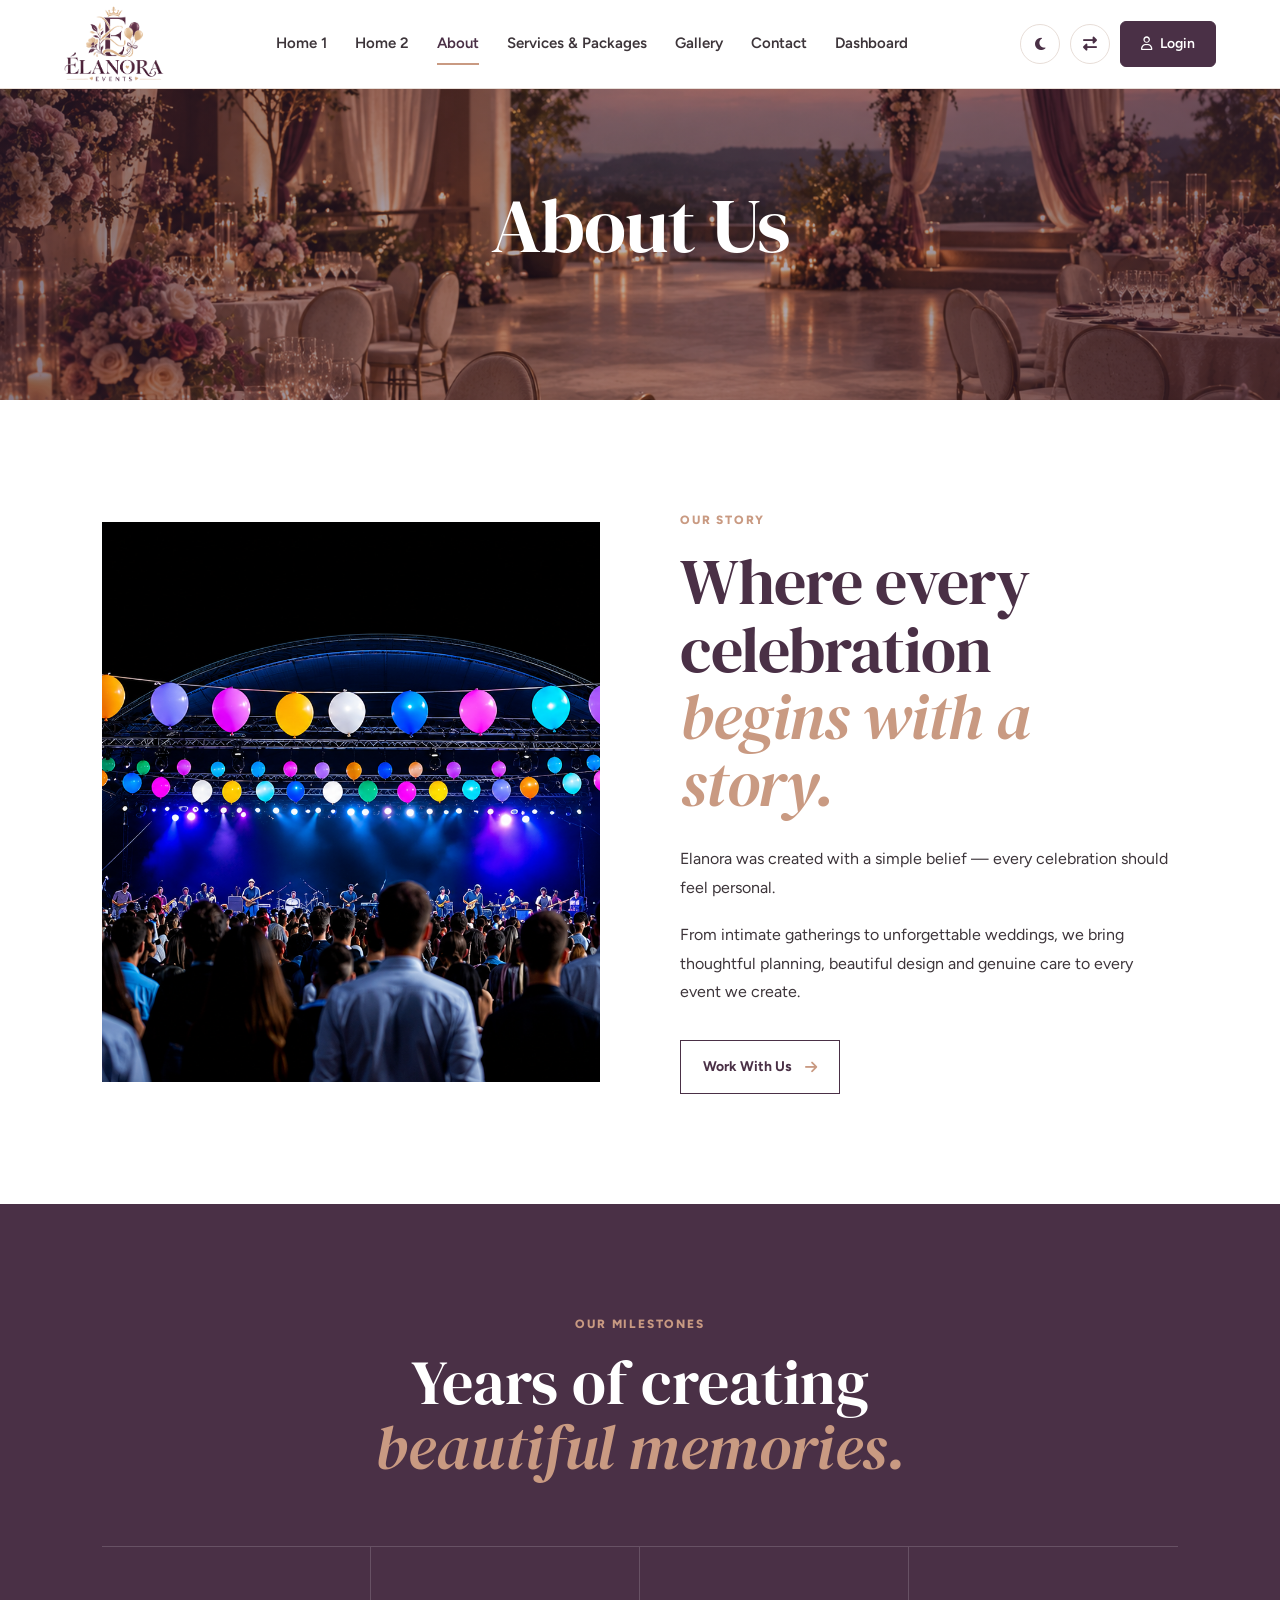
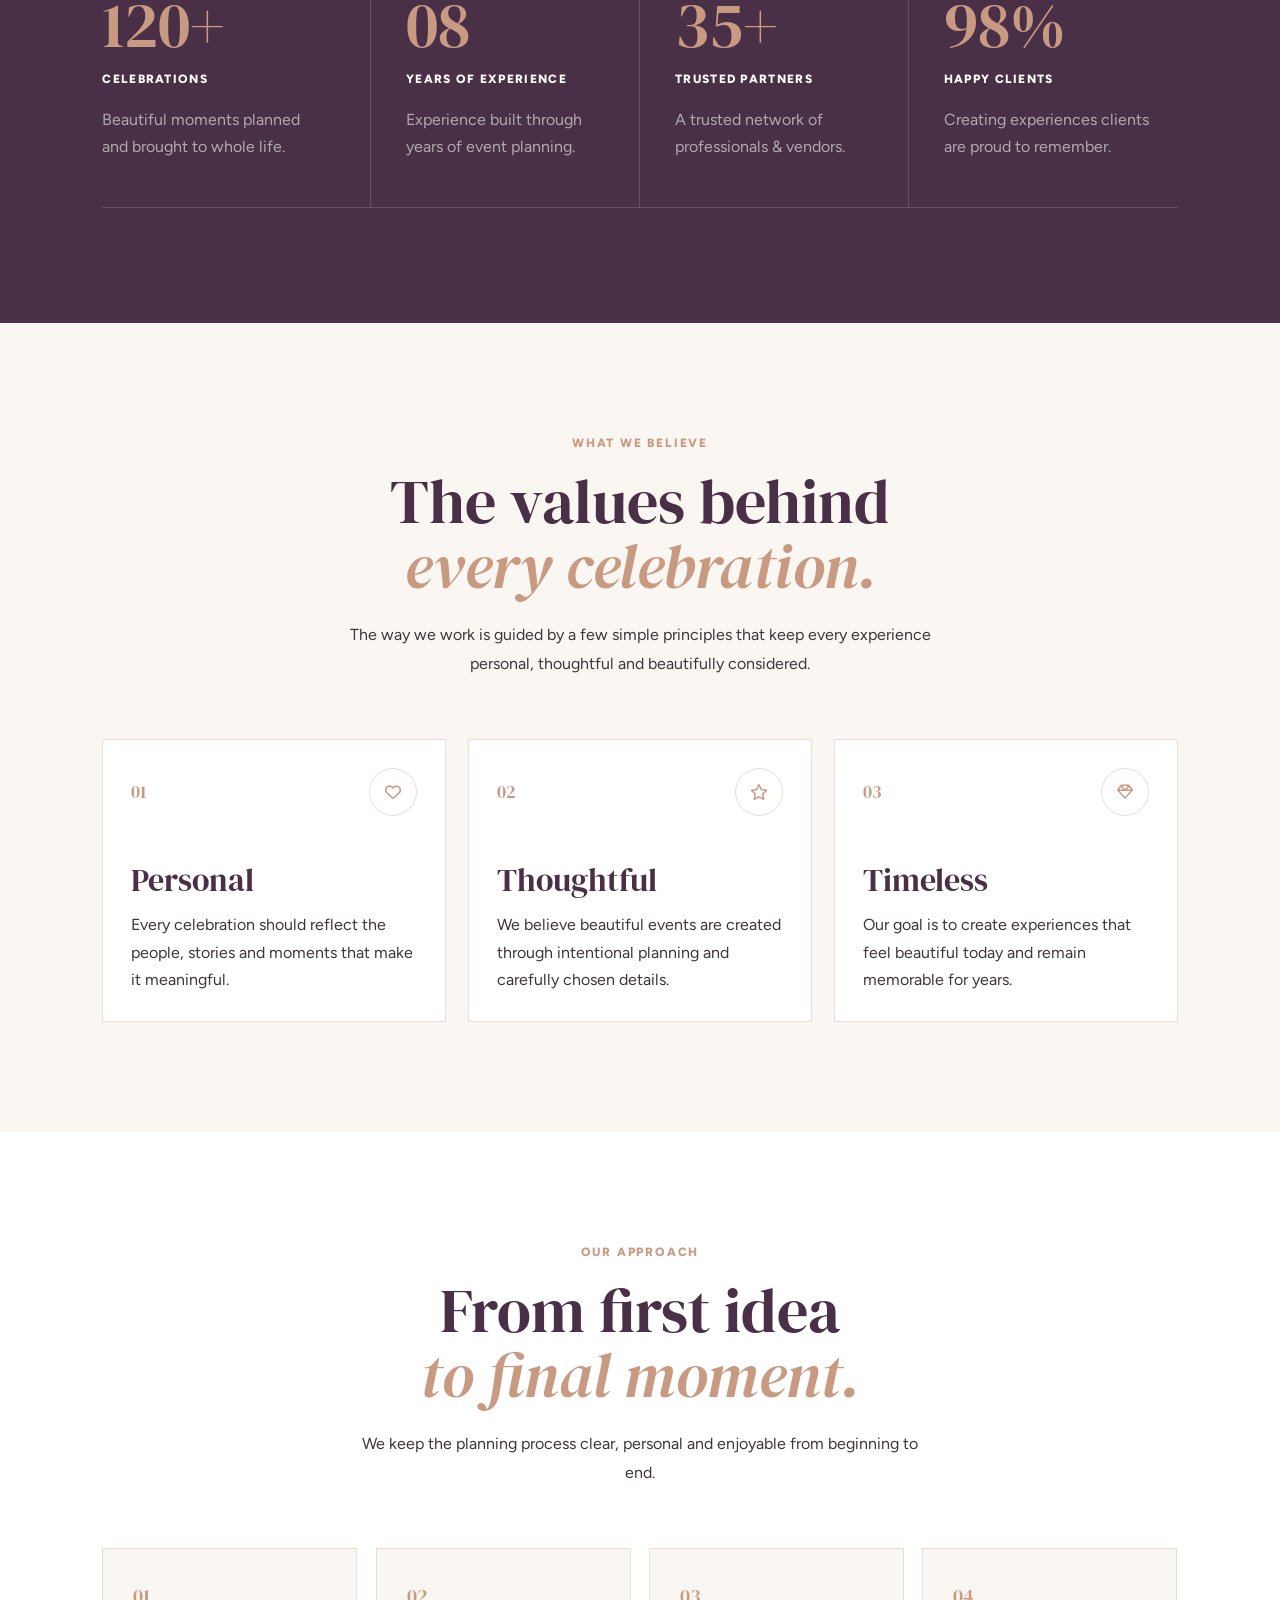
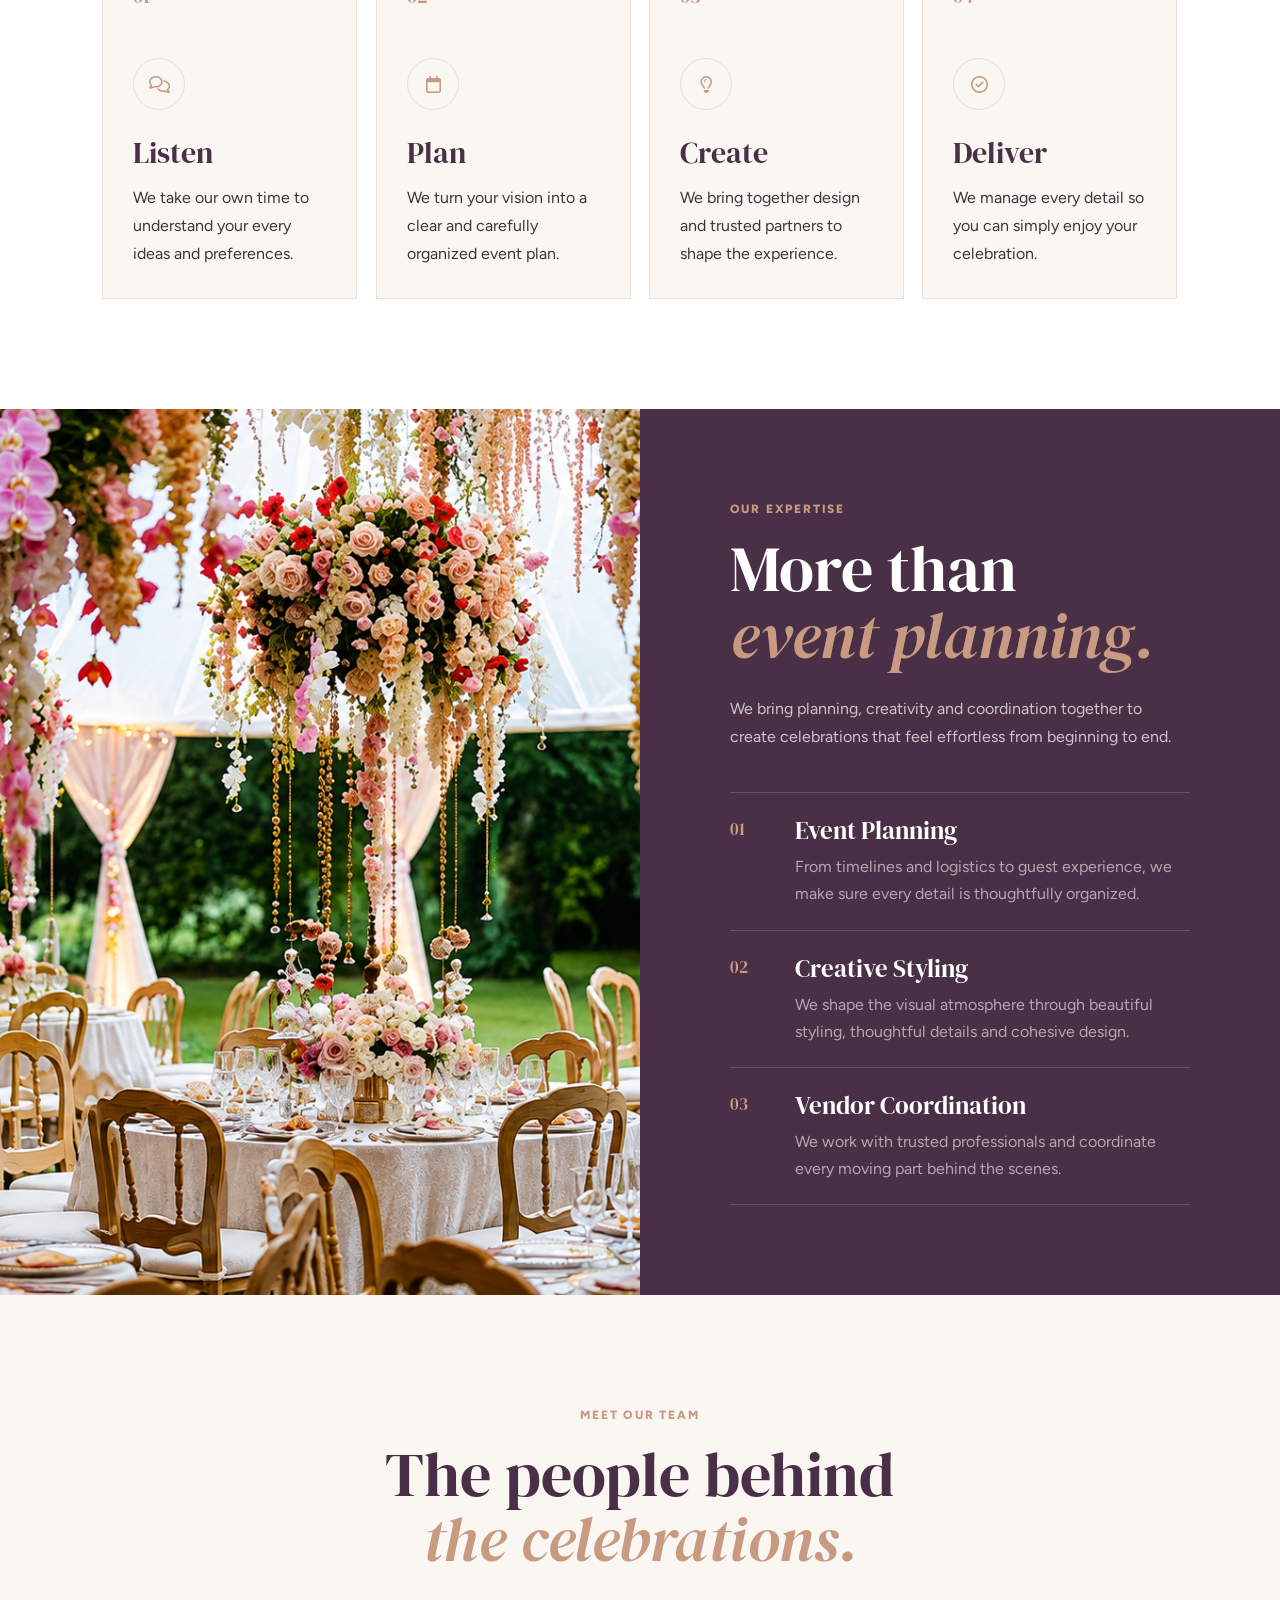
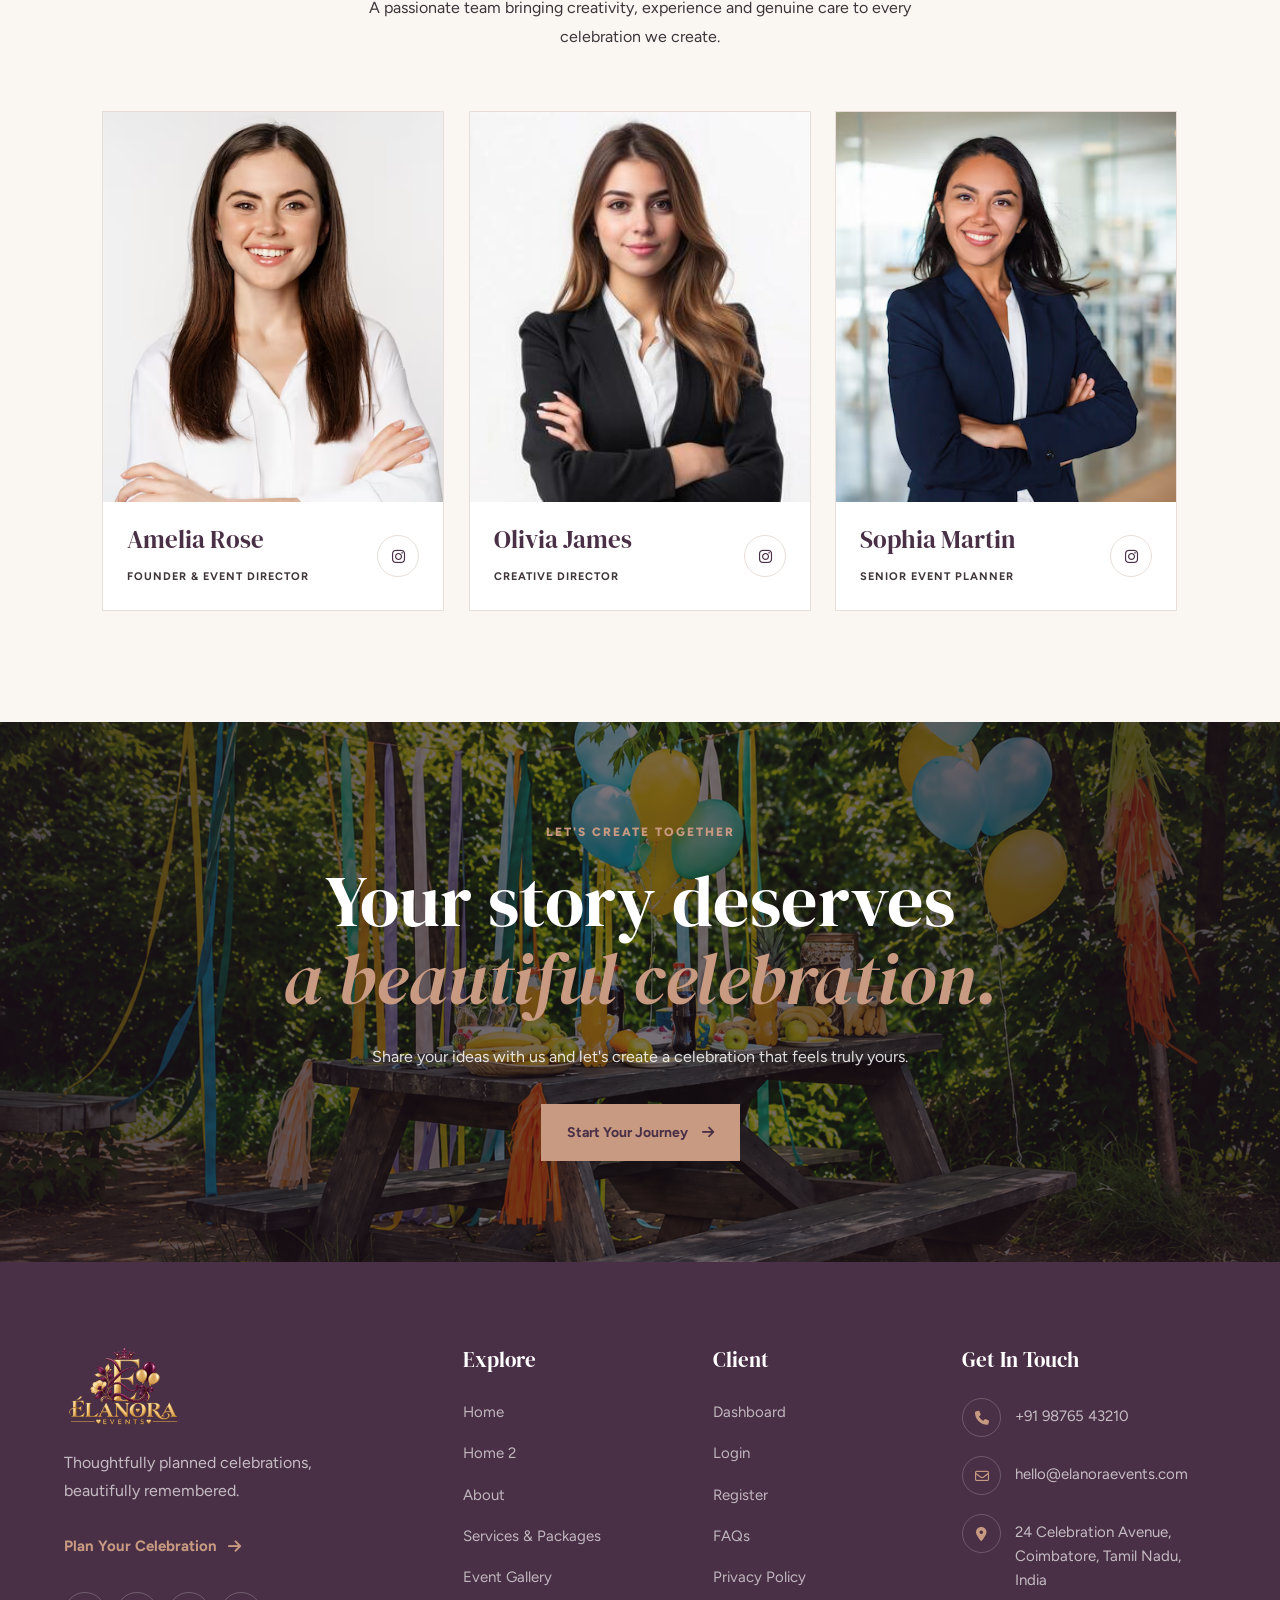
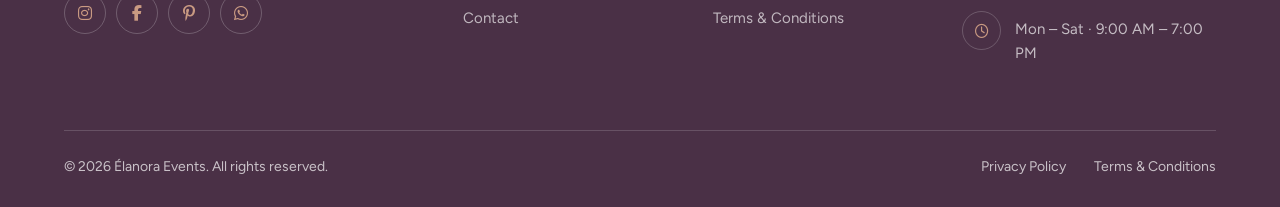
<file: about.html>
<!DOCTYPE html>
<html lang="en">

<head>
    <meta charset="UTF-8">

    <!-- Responsive -->
    <meta name="viewport" content="width=device-width, initial-scale=1.0">

    <!-- SEO -->
    <meta name="description"
        content="Élanora Events - Elegant birthday, anniversary and corporate event planning services.">
    <meta name="keywords"
        content="event planner, birthday planner, anniversary events, corporate events, event decoration">
    <meta name="author" content="Élanora Events">

    <!-- Page Title -->
    <title>Élanora Events</title>

    <!-- Favicon -->
    <link rel="icon" type="image/png" href="images/logo.png">

    <!-- Google Fonts -->
    <link rel="preconnect" href="https://fonts.googleapis.com">
    <link rel="preconnect" href="https://fonts.gstatic.com" crossorigin>

    <link
        href="https://fonts.googleapis.com/css2?family=DM+Serif+Display:ital@0;1&family=Figtree:wght@300;400;500;600;700;800&display=swap"
        rel="stylesheet">

    <!-- Font Awesome -->
    <link rel="stylesheet" href="https://cdnjs.cloudflare.com/ajax/libs/font-awesome/6.7.2/css/all.min.css">

    <!-- Main CSS -->
    <link rel="stylesheet" href="css/style.css">
</head>

<body>


    <!-- =========================
     HEADER
     ========================= -->
    <header class="site-header" id="siteHeader">

        <div class="container header-container">

            <!-- Logo -->
            <a href="index.html" class="site-logo" aria-label="Élanora Events Home">
                <img src="images/logo.png" alt="Élanora Events Logo">
            </a>


            <!-- Navigation -->
            <nav class="main-navigation" id="mainNavigation">

                <ul class="nav-menu">

                    <li class="nav-item">
                        <a href="index.html" class="nav-link">
                            Home 1
                        </a>
                    </li>

                    <li class="nav-item">
                        <a href="home-2.html" class="nav-link">
                            Home 2
                        </a>
                    </li>

                    <li class="nav-item">
                        <a href="about.html" class="nav-link active">
                            About
                        </a>
                    </li>

                    <li class="nav-item">
                        <a href="services.html" class="nav-link">
                            Services & Packages
                        </a>
                    </li>

                    <li class="nav-item">
                        <a href="gallery.html" class="nav-link">
                            Gallery
                        </a>
                    </li>

                    <li class="nav-item">
                        <a href="contact.html" class="nav-link">
                            Contact
                        </a>
                    </li>

                    <li class="nav-item">
                        <a href="dashboard.html" class="nav-link">
                            Dashboard
                        </a>
                    </li>

                </ul>

                <div class="mobile-header-actions" aria-label="Mobile header actions">

                    <!-- Dark Mode -->
                    <button class="header-action-btn mobile-header-action-btn" id="themeToggleMobile" data-theme-toggle
                        type="button" aria-label="Toggle dark mode" title="Dark Mode">

                        <i class="fa-solid fa-moon"></i>

                    </button>


                    <!-- RTL -->
                    <button class="header-action-btn mobile-header-action-btn" id="rtlToggleMobile" data-rtl-toggle
                        type="button" aria-label="Toggle RTL mode" title="RTL Mode">

                        <i class="fa-solid fa-right-left"></i>

                    </button>


                    <!-- Login -->
                    <a href="login.html" class="header-login-btn mobile-header-login-btn">

                        <i class="fa-regular fa-user"></i>

                        <span>Login</span>

                    </a>

                </div>


            </nav>


            <!-- Header Actions -->
            <div class="header-actions">

                <!-- Dark Mode -->
                <button class="header-action-btn" id="themeToggle" type="button" aria-label="Toggle dark mode"
                    title="Dark Mode">

                    <i class="fa-solid fa-moon"></i>

                </button>


                <!-- RTL -->
                <button class="header-action-btn" id="rtlToggle" type="button" aria-label="Toggle RTL mode"
                    title="RTL Mode">

                    <i class="fa-solid fa-right-left"></i>

                </button>


                <!-- Login -->
                <a href="login.html" class="header-login-btn">
                    <i class="fa-regular fa-user"></i>
                    <span>Login</span>
                </a>


                <!-- Mobile Menu -->
                <button class="mobile-menu-toggle" id="mobileMenuToggle" type="button" aria-label="Open navigation menu"
                    aria-expanded="false">

                    <i class="fa-solid fa-bars"></i>

                </button>

            </div>

        </div>

    </header>

    <!-- =========================================================
     CONTACT PAGE HERO
     ========================================================= -->

    <section class="elanora-page-hero about-banner">

        <div class="elanora-page-hero-overlay"></div>

        <div class="elanora-page-hero-content">

            <h1>About Us</h1>

        </div>

    </section>

    <!-- =========================================================
     ABOUT PAGE — SECTION 02
     OUR STORY
     ========================================================= -->

    <section class="elanora-about-story">

        <div class="elanora-about-story-image">

            <img src="images/about-story.jpg" alt="Elanora event celebration">

        </div>


        <div class="elanora-about-story-content">

            <span class="elanora-about-story-label">
                OUR STORY
            </span>

            <h2>
                Where every celebration
                <em>begins with a story.</em>
            </h2>

            <p>
                Elanora was created with a simple belief —
                every celebration should feel personal.
            </p>

            <p>
                From intimate gatherings to unforgettable
                weddings, we bring thoughtful planning,
                beautiful design and genuine care to every
                event we create.
            </p>

            <a href="contact.html" class="elanora-about-story-button">
                Work With Us

                <i class="fa-solid fa-arrow-right"></i>
            </a>

        </div>

    </section>


    <!-- =========================================================
     ABOUT PAGE — SECTION 06
     OUR MILESTONES
     ========================================================= -->

    <section class="elanora-about-milestones">

        <div class="elanora-about-milestones-heading">

            <span>
                OUR MILESTONES
            </span>

            <h2>
                Years of creating
                <em>beautiful memories.</em>
            </h2>

        </div>


        <div class="elanora-about-milestones-grid">


            <!-- STAT 01 -->

            <div class="elanora-about-milestone">

                <strong>
                    120+
                </strong>

                <span>
                    CELEBRATIONS
                </span>

                <p>
                    Beautiful moments planned and
                    brought to whole life.
                </p>

            </div>


            <!-- STAT 02 -->

            <div class="elanora-about-milestone">

                <strong>
                    08
                </strong>

                <span>
                    YEARS OF EXPERIENCE
                </span>

                <p>
                    Experience built through years of
                    event planning.
                </p>

            </div>


            <!-- STAT 03 -->

            <div class="elanora-about-milestone">

                <strong>
                    35+
                </strong>

                <span>
                    TRUSTED PARTNERS
                </span>

                <p>
                    A trusted network of
                    professionals & vendors.
                </p>

            </div>


            <!-- STAT 04 -->

            <div class="elanora-about-milestone">

                <strong>
                    98%
                </strong>

                <span>
                    HAPPY CLIENTS
                </span>

                <p>
                    Creating experiences clients
                    are proud to remember.
                </p>

            </div>


        </div>

    </section>

    <!-- =========================================================
     ABOUT PAGE — SECTION 03
     WHAT WE BELIEVE
     ========================================================= -->

    <section class="elanora-about-beliefs">

        <div class="elanora-about-beliefs-heading">

            <span>
                WHAT WE BELIEVE
            </span>

            <h2>
                The values behind
                <em>every celebration.</em>
            </h2>

            <p>
                The way we work is guided by a few simple
                principles that keep every experience personal,
                thoughtful and beautifully considered.
            </p>

        </div>


        <div class="elanora-about-beliefs-grid">


            <!-- CARD 01 -->

            <article class="elanora-about-belief-card">

                <div class="elanora-about-belief-top">

                    <span>01</span>

                    <i class="fa-regular fa-heart"></i>

                </div>

                <h3>
                    Personal
                </h3>

                <p>
                    Every celebration should reflect the people,
                    stories and moments that make it meaningful.
                </p>

            </article>


            <!-- CARD 02 -->

            <article class="elanora-about-belief-card">

                <div class="elanora-about-belief-top">

                    <span>02</span>

                    <i class="fa-regular fa-star"></i>

                </div>

                <h3>
                    Thoughtful
                </h3>

                <p>
                    We believe beautiful events are created through
                    intentional planning and carefully chosen details.
                </p>

            </article>


            <!-- CARD 03 -->

            <article class="elanora-about-belief-card">

                <div class="elanora-about-belief-top">

                    <span>03</span>

                    <i class="fa-regular fa-gem"></i>

                </div>

                <h3>
                    Timeless
                </h3>

                <p>
                    Our goal is to create experiences that feel
                    beautiful today and remain memorable for years.
                </p>

            </article>


        </div>

    </section>

    <!-- =========================================================
     ABOUT PAGE — SECTION 04
     OUR APPROACH
     ========================================================= -->

    <section class="elanora-about-approach">

        <div class="elanora-about-approach-heading">

            <span>
                OUR APPROACH
            </span>

            <h2>
                From first idea
                <em>to final moment.</em>
            </h2>

            <p>
                We keep the planning process clear, personal
                and enjoyable from beginning to end.
            </p>

        </div>


        <div class="elanora-about-approach-grid">


            <!-- STEP 01 -->

            <div class="elanora-about-approach-card">

                <span class="elanora-approach-number">
                    01
                </span>

                <div class="elanora-approach-icon">
                    <i class="fa-regular fa-comments"></i>
                </div>

                <h3>
                    Listen
                </h3>

                <p>
                    We take our own time to understand your every ideas and
                    preferences.
                </p>

            </div>


            <!-- STEP 02 -->

            <div class="elanora-about-approach-card">

                <span class="elanora-approach-number">
                    02
                </span>

                <div class="elanora-approach-icon">
                    <i class="fa-regular fa-calendar"></i>
                </div>

                <h3>
                    Plan
                </h3>

                <p>
                    We turn your vision into a clear and
                    carefully organized event plan.
                </p>

            </div>


            <!-- STEP 03 -->

            <div class="elanora-about-approach-card">

                <span class="elanora-approach-number">
                    03
                </span>

                <div class="elanora-approach-icon">
                    <i class="fa-regular fa-lightbulb"></i>
                </div>

                <h3>
                    Create
                </h3>

                <p>
                    We bring together design and
                    trusted partners to shape the experience.
                </p>

            </div>


            <!-- STEP 04 -->

            <div class="elanora-about-approach-card">

                <span class="elanora-approach-number">
                    04
                </span>

                <div class="elanora-approach-icon">
                    <i class="fa-regular fa-circle-check"></i>
                </div>

                <h3>
                    Deliver
                </h3>

                <p>
                    We manage every detail so you can simply
                    enjoy your celebration.
                </p>

            </div>


        </div>

    </section>

    <!-- =========================================================
     ABOUT PAGE — SECTION 05
     OUR EXPERTISE
     ========================================================= -->

    <section class="elanora-about-expertise">

        <!-- IMAGE -->

        <div class="elanora-about-expertise-image">

            <img src="images/about-expertise.jpg" alt="Elegant event styling and planning">

        </div>


        <!-- CONTENT -->

        <div class="elanora-about-expertise-content">

            <span class="elanora-about-expertise-label">
                OUR EXPERTISE
            </span>

            <h2>
                More than
                <em>event planning.</em>
            </h2>

            <p class="elanora-about-expertise-intro">
                We bring planning, creativity and coordination
                together to create celebrations that feel
                effortless from beginning to end.
            </p>


            <!-- EXPERTISE 01 -->

            <div class="elanora-about-expertise-item">

                <span>01</span>

                <div>
                    <h3>
                        Event Planning
                    </h3>

                    <p>
                        From timelines and logistics to guest
                        experience, we make sure every detail
                        is thoughtfully organized.
                    </p>
                </div>

            </div>


            <!-- EXPERTISE 02 -->

            <div class="elanora-about-expertise-item">

                <span>02</span>

                <div>
                    <h3>
                        Creative Styling
                    </h3>

                    <p>
                        We shape the visual atmosphere through
                        beautiful styling, thoughtful details
                        and cohesive design.
                    </p>
                </div>

            </div>


            <!-- EXPERTISE 03 -->

            <div class="elanora-about-expertise-item">

                <span>03</span>

                <div>
                    <h3>
                        Vendor Coordination
                    </h3>

                    <p>
                        We work with trusted professionals and
                        coordinate every moving part behind
                        the scenes.
                    </p>
                </div>

            </div>

        </div>

    </section>

    <!-- =========================================================
     ABOUT PAGE — SECTION 05
     MEET OUR TEAM
     ========================================================= -->

    <section class="elanora-about-team">

        <div class="elanora-about-team-heading">

            <span>
                MEET OUR TEAM
            </span>

            <h2>
                The people behind
                <em>the celebrations.</em>
            </h2>

            <p>
                A passionate team bringing creativity,
                experience and genuine care to every
                celebration we create.
            </p>

        </div>


        <div class="elanora-about-team-grid">


            <!-- TEAM MEMBER 01 -->

            <article class="elanora-about-team-card">

                <div class="elanora-about-team-image">

                    <img src="images/team-01.jpg" alt="Elanora Event Director">

                </div>

                <div class="elanora-about-team-info">

                    <div>
                        <h3>
                            Amelia Rose
                        </h3>

                        <span>
                            FOUNDER & EVENT DIRECTOR
                        </span>
                    </div>

                    <a href="#" aria-label="Amelia Rose Instagram">
                        <i class="fa-brands fa-instagram"></i>
                    </a>

                </div>

            </article>



            <!-- TEAM MEMBER 02 -->

            <article class="elanora-about-team-card">

                <div class="elanora-about-team-image">

                    <img src="images/team-02.jpg" alt="Elanora Creative Director">

                </div>

                <div class="elanora-about-team-info">

                    <div>
                        <h3>
                            Olivia James
                        </h3>

                        <span>
                            CREATIVE DIRECTOR
                        </span>
                    </div>

                    <a href="#" aria-label="Olivia James Instagram">
                        <i class="fa-brands fa-instagram"></i>
                    </a>

                </div>

            </article>



            <!-- TEAM MEMBER 03 -->

            <article class="elanora-about-team-card">

                <div class="elanora-about-team-image">

                    <img src="images/team-03.jpg" alt="Elanora Event Planner">

                </div>

                <div class="elanora-about-team-info">

                    <div>
                        <h3>
                            Sophia Martin
                        </h3>

                        <span>
                            SENIOR EVENT PLANNER
                        </span>
                    </div>

                    <a href="#" aria-label="Sophia Martin Instagram">
                        <i class="fa-brands fa-instagram"></i>
                    </a>

                </div>

            </article>


        </div>

    </section>



    <!-- =========================================================
     ABOUT PAGE — SECTION 07
     FINAL CTA
     ========================================================= -->

    <section class="elanora-about-final-cta">

        <div class="elanora-about-final-cta-image">

            <img src="images/about-cta.jpg" alt="Beautiful Elanora celebration">

        </div>


        <div class="elanora-about-final-cta-overlay"></div>


        <div class="elanora-about-final-cta-content">

            <span>
                LET'S CREATE TOGETHER
            </span>

            <h2>
                Your story deserves
                <em>a beautiful celebration.</em>
            </h2>

            <p>
                Share your ideas with us and let's create
                a celebration that feels truly yours.
            </p>

            <a href="contact.html" class="elanora-about-final-cta-button">
                Start Your Journey

                <i class="fa-solid fa-arrow-right"></i>
            </a>

        </div>

    </section>


    <!-- =========================================================
     ELANORA FOOTER
     ========================================================= -->
    <footer class="elanora-footer">

        <div class="container">

            <!-- =====================================================
             FOOTER MAIN
             ===================================================== -->
            <div class="elanora-footer-main">


                <!-- =================================================
                 COLUMN 01 — BRAND
                 ================================================= -->
                <div class="elanora-footer-brand">

                    <a href="index.html" class="elanora-footer-logo">

                        <img src="images/logo-light.png" alt="Élanora Events">

                    </a>


                    <p class="elanora-footer-tagline">
                        Thoughtfully planned celebrations,
                        beautifully remembered.
                    </p>


                    <a href="contact.html" class="elanora-footer-start">
                        Plan Your Celebration

                        <i class="fa-solid fa-arrow-right"></i>
                    </a>


                    <!-- SOCIAL ICONS -->
                    <div class="elanora-footer-social">

                        <a href="#" aria-label="Instagram">
                            <i class="fa-brands fa-instagram"></i>
                        </a>


                        <a href="#" aria-label="Facebook">
                            <i class="fa-brands fa-facebook-f"></i>
                        </a>


                        <a href="#" aria-label="Pinterest">
                            <i class="fa-brands fa-pinterest-p"></i>
                        </a>


                        <a href="#" aria-label="WhatsApp">
                            <i class="fa-brands fa-whatsapp"></i>
                        </a>

                    </div>

                </div>


                <!-- =================================================
                 COLUMN 02 — EXPLORE
                 ================================================= -->
                <div class="elanora-footer-column">

                    <h3>
                        Explore
                    </h3>


                    <ul>

                        <li>
                            <a href="index.html">
                                Home
                            </a>
                        </li>


                        <li>
                            <a href="home-2.html">
                                Home 2
                            </a>
                        </li>


                        <li>
                            <a href="about.html">
                                About
                            </a>
                        </li>


                        <li>
                            <a href="services.html">
                                Services & Packages
                            </a>
                        </li>


                        <li>
                            <a href="gallery.html">
                                Event Gallery
                            </a>
                        </li>


                        <li>
                            <a href="contact.html">
                                Contact
                            </a>
                        </li>

                    </ul>

                </div>


                <!-- =================================================
                 COLUMN 03 — CLIENT
                 ================================================= -->
                <div class="elanora-footer-column">

                    <h3>
                        Client
                    </h3>


                    <ul>

                        <li>
                            <a href="dashboard.html">
                                Dashboard
                            </a>
                        </li>


                        <li>
                            <a href="login.html">
                                Login
                            </a>
                        </li>


                        <li>
                            <a href="register.html">
                                Register
                            </a>
                        </li>


                        <li>
                            <a href="faq.html">
                                FAQs
                            </a>
                        </li>


                        <li>
                            <a href="#">
                                Privacy Policy
                            </a>
                        </li>


                        <li>
                            <a href="#">
                                Terms & Conditions
                            </a>
                        </li>

                    </ul>

                </div>


                <!-- =================================================
                 COLUMN 04 — GET IN TOUCH
                 ================================================= -->
                <div class="elanora-footer-column elanora-footer-contact">

                    <h3>
                        Get In Touch
                    </h3>


                    <!-- PHONE -->
                    <a href="tel:+919876543210" class="footer-contact-item">

                        <span class="footer-contact-icon">
                            <i class="fa-solid fa-phone"></i>
                        </span>

                        <span class="footer-contact-text">
                            +91 98765 43210
                        </span>

                    </a>


                    <!-- EMAIL -->
                    <a href="mailto:hello@elanoraevents.com" class="footer-contact-item">

                        <span class="footer-contact-icon">
                            <i class="fa-regular fa-envelope"></i>
                        </span>

                        <span class="footer-contact-text">
                            hello@elanoraevents.com
                        </span>

                    </a>


                    <!-- LOCATION -->
                    <div class="footer-contact-item footer-location">

                        <span class="footer-contact-icon">
                            <i class="fa-solid fa-location-dot"></i>
                        </span>

                        <span class="footer-contact-text">
                            24 Celebration Avenue,<br>
                            Coimbatore, Tamil Nadu,<br>
                            India
                        </span>

                    </div>


                    <!-- WORKING HOURS -->
                    <div class="footer-contact-item footer-hours">

                        <span class="footer-contact-icon">
                            <i class="fa-regular fa-clock"></i>
                        </span>

                        <span class="footer-contact-text">
                            Mon – Sat · 9:00 AM – 7:00 PM
                        </span>

                    </div>

                </div>

            </div>


            <!-- =====================================================
             FOOTER BOTTOM
             ===================================================== -->
            <div class="elanora-footer-bottom">

                <p>
                    © 2026 Élanora Events. All rights reserved.
                </p>


                <div class="elanora-footer-bottom-links">

                    <a href="#">
                        Privacy Policy
                    </a>

                    <a href="#">
                        Terms & Conditions
                    </a>

                </div>

            </div>

        </div>

    </footer>

    <!-- Main JavaScript -->
    <script src="js/main.js"></script>

</body>

</html>
</file>
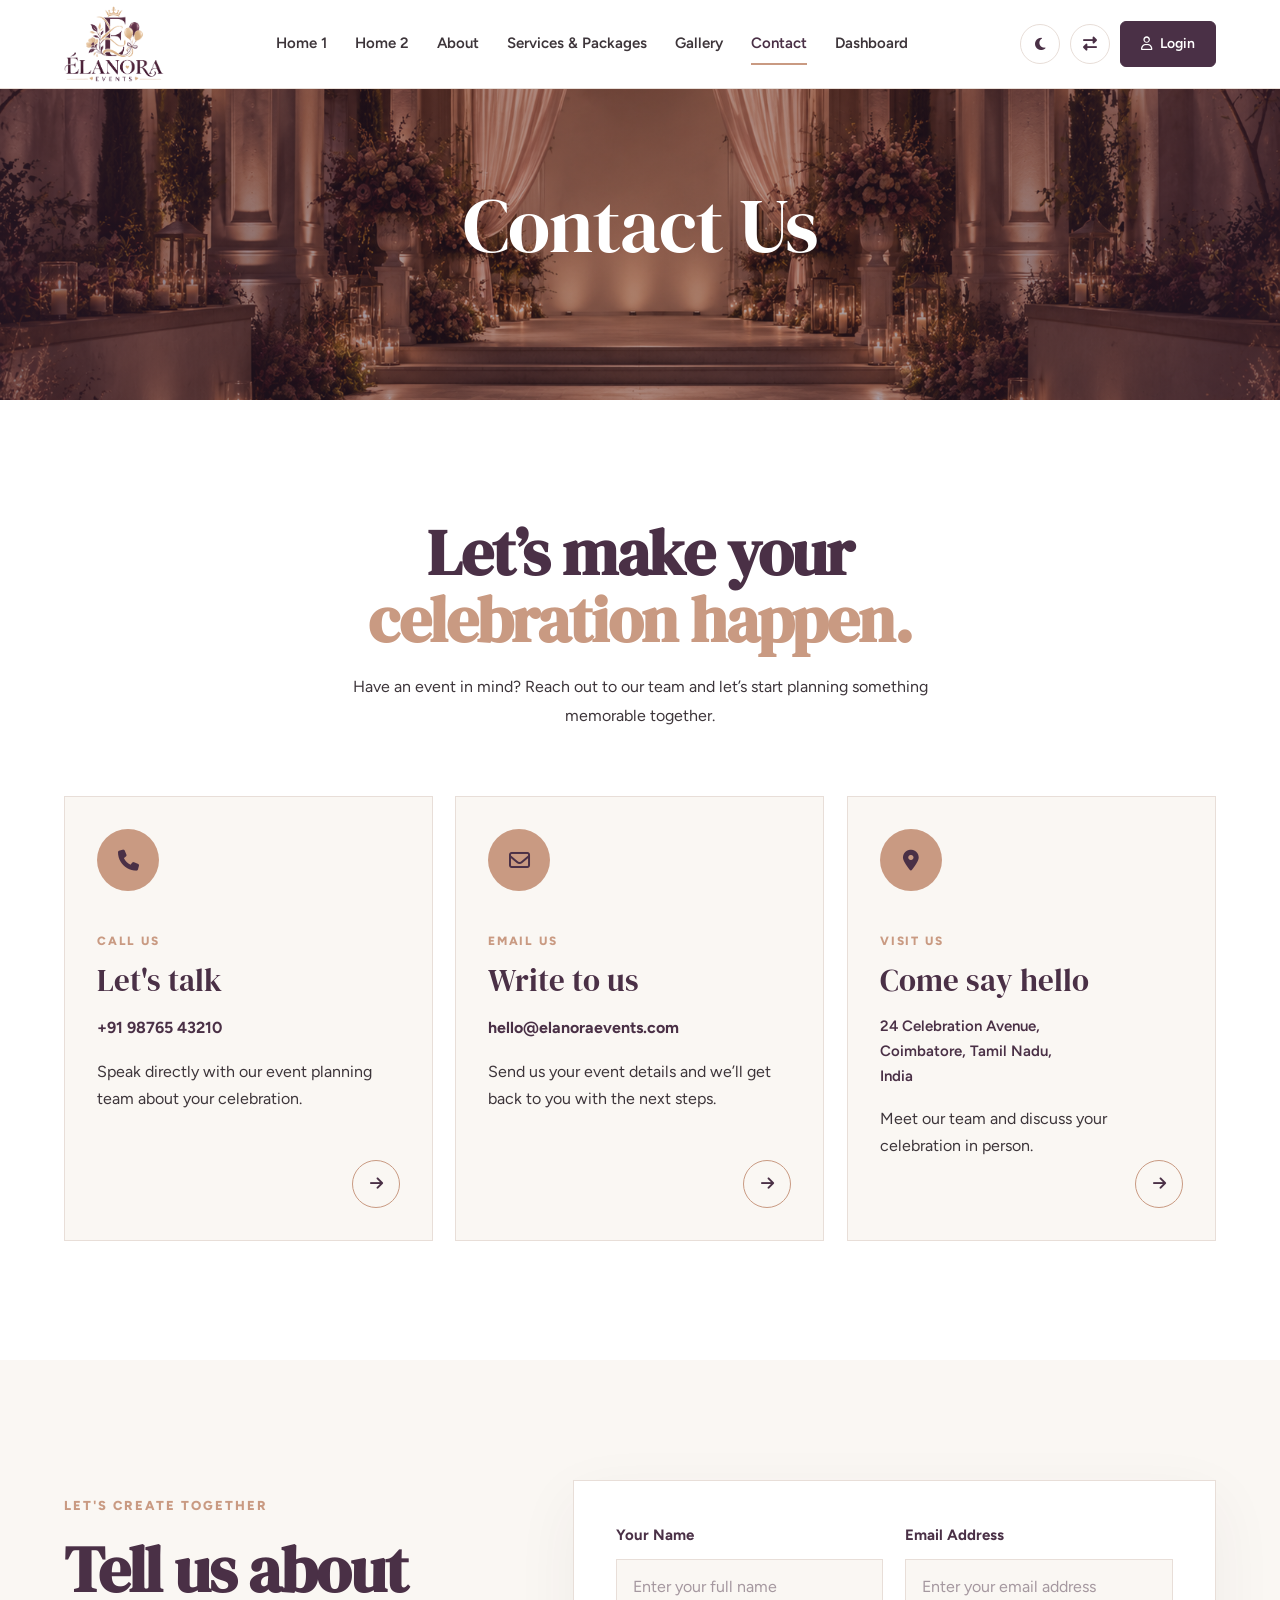
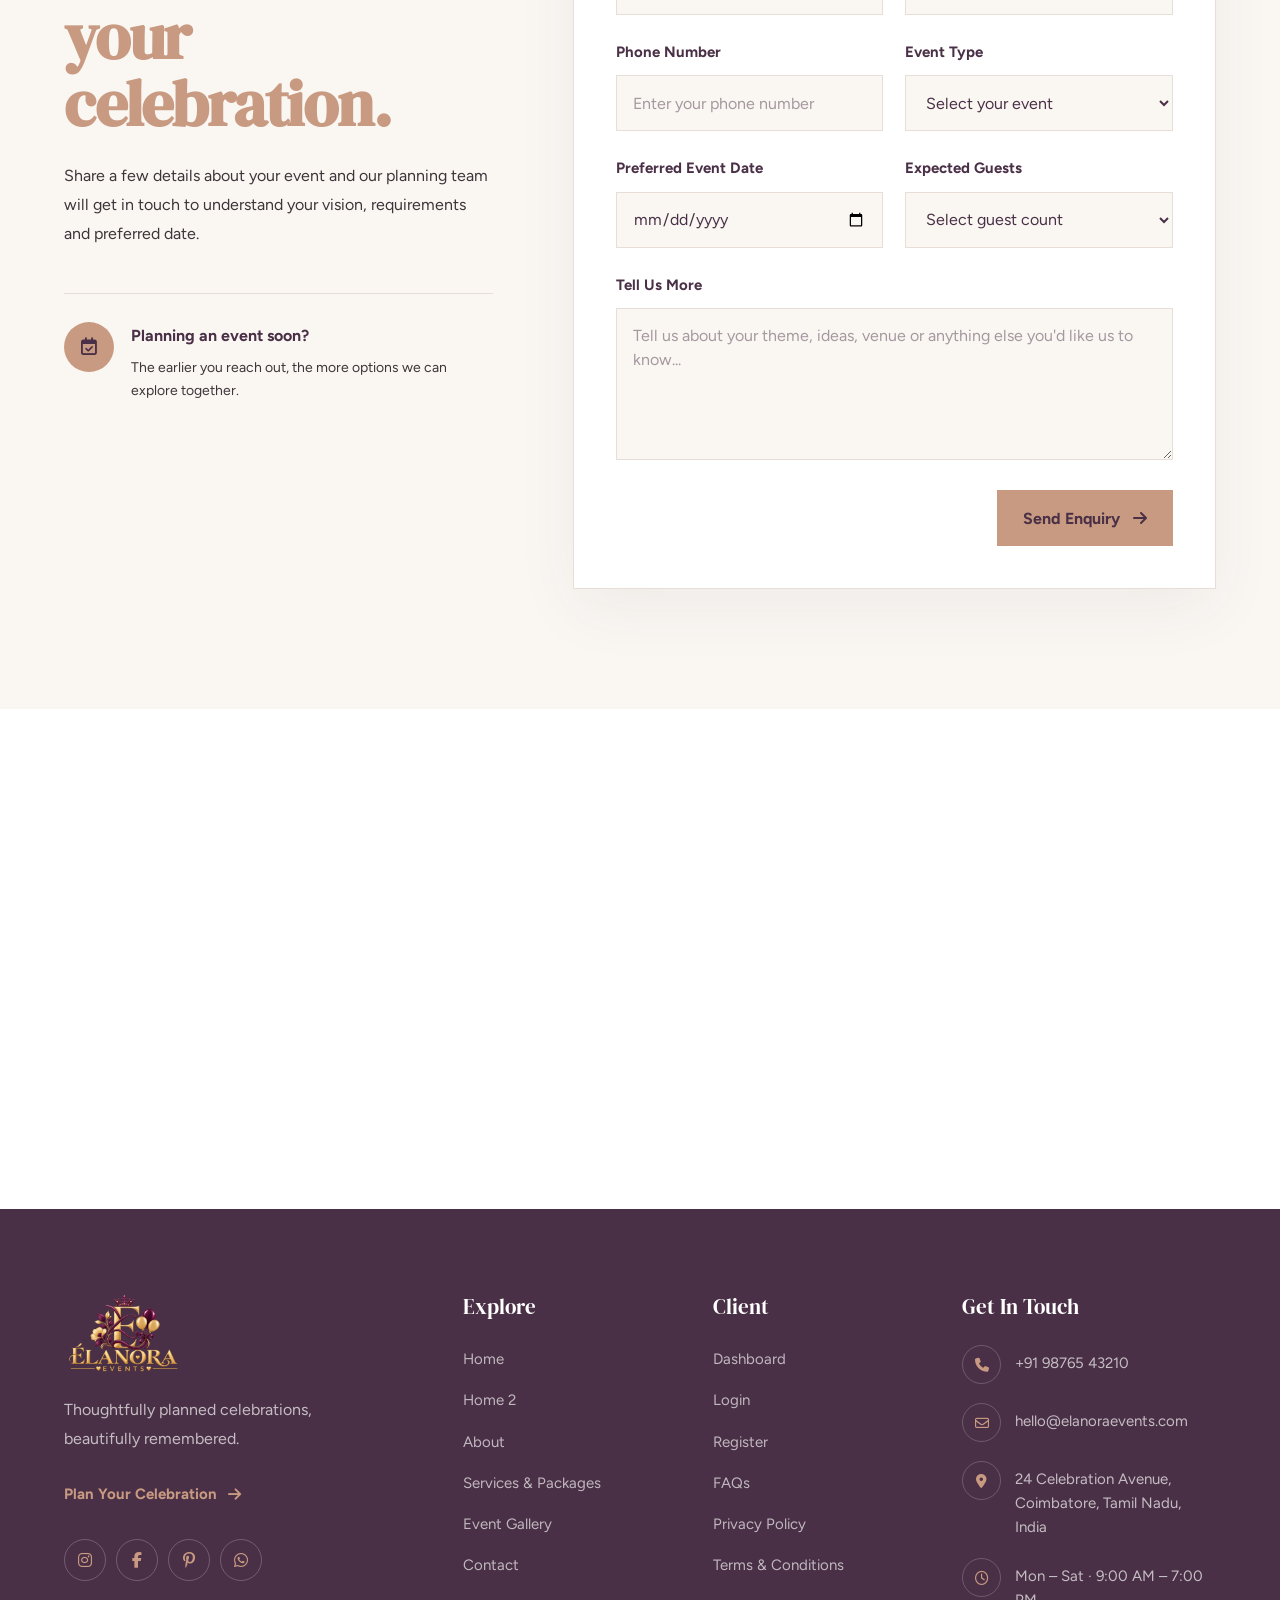
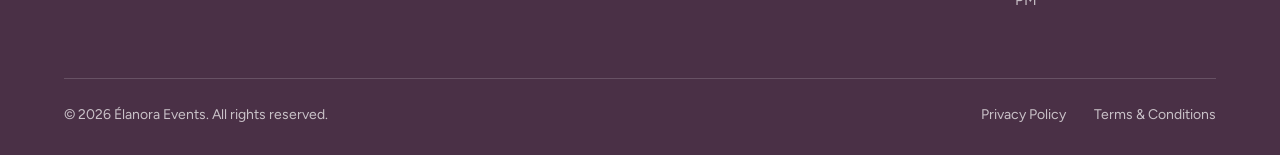
<file: contact.html>
<!DOCTYPE html>
<html lang="en">

<head>
    <meta charset="UTF-8">

    <!-- Responsive -->
    <meta name="viewport" content="width=device-width, initial-scale=1.0">

    <!-- SEO -->
    <meta name="description"
        content="Élanora Events - Elegant birthday, anniversary and corporate event planning services.">
    <meta name="keywords"
        content="event planner, birthday planner, anniversary events, corporate events, event decoration">
    <meta name="author" content="Élanora Events">

    <!-- Page Title -->
    <title>Élanora Events</title>

    <!-- Favicon -->
    <link rel="icon" type="image/png" href="images/logo.png">

    <!-- Google Fonts -->
    <link rel="preconnect" href="https://fonts.googleapis.com">
    <link rel="preconnect" href="https://fonts.gstatic.com" crossorigin>

    <link
        href="https://fonts.googleapis.com/css2?family=DM+Serif+Display:ital@0;1&family=Figtree:wght@300;400;500;600;700;800&display=swap"
        rel="stylesheet">

    <!-- Font Awesome -->
    <link rel="stylesheet" href="https://cdnjs.cloudflare.com/ajax/libs/font-awesome/6.7.2/css/all.min.css">

    <!-- Main CSS -->
    <link rel="stylesheet" href="css/style.css">
</head>

<body>


    <!-- =========================
     HEADER
     ========================= -->
    <header class="site-header" id="siteHeader">

        <div class="container header-container">

            <!-- Logo -->
            <a href="index.html" class="site-logo" aria-label="Élanora Events Home">
                <img src="images/logo.png" alt="Élanora Events Logo">
            </a>


            <!-- Navigation -->
            <nav class="main-navigation" id="mainNavigation">

                <ul class="nav-menu">

                    <li class="nav-item">
                        <a href="index.html" class="nav-link">
                            Home 1
                        </a>
                    </li>

                    <li class="nav-item">
                        <a href="home-2.html" class="nav-link">
                            Home 2
                        </a>
                    </li>

                    <li class="nav-item">
                        <a href="about.html" class="nav-link">
                            About
                        </a>
                    </li>

                    <li class="nav-item">
                        <a href="services.html" class="nav-link">
                            Services & Packages
                        </a>
                    </li>

                    <li class="nav-item">
                        <a href="gallery.html" class="nav-link">
                            Gallery
                        </a>
                    </li>

                    <li class="nav-item">
                        <a href="contact.html" class="nav-link active">
                            Contact
                        </a>
                    </li>

                    <li class="nav-item">
                        <a href="dashboard.html" class="nav-link">
                            Dashboard
                        </a>
                    </li>

                </ul>

                <div class="mobile-header-actions" aria-label="Mobile header actions">

                    <!-- Dark Mode -->
                    <button class="header-action-btn mobile-header-action-btn" id="themeToggleMobile" data-theme-toggle
                        type="button" aria-label="Toggle dark mode" title="Dark Mode">

                        <i class="fa-solid fa-moon"></i>

                    </button>


                    <!-- RTL -->
                    <button class="header-action-btn mobile-header-action-btn" id="rtlToggleMobile" data-rtl-toggle
                        type="button" aria-label="Toggle RTL mode" title="RTL Mode">

                        <i class="fa-solid fa-right-left"></i>

                    </button>


                    <!-- Login -->
                    <a href="login.html" class="header-login-btn mobile-header-login-btn">

                        <i class="fa-regular fa-user"></i>

                        <span>Login</span>

                    </a>

                </div>


            </nav>


            <!-- Header Actions -->
            <div class="header-actions">

                <!-- Dark Mode -->
                <button class="header-action-btn" id="themeToggle" type="button" aria-label="Toggle dark mode"
                    title="Dark Mode">

                    <i class="fa-solid fa-moon"></i>

                </button>


                <!-- RTL -->
                <button class="header-action-btn" id="rtlToggle" type="button" aria-label="Toggle RTL mode"
                    title="RTL Mode">

                    <i class="fa-solid fa-right-left"></i>

                </button>


                <!-- Login -->
                <a href="login.html" class="header-login-btn">
                    <i class="fa-regular fa-user"></i>
                    <span>Login</span>
                </a>


                <!-- Mobile Menu -->
                <button class="mobile-menu-toggle" id="mobileMenuToggle" type="button" aria-label="Open navigation menu"
                    aria-expanded="false">

                    <i class="fa-solid fa-bars"></i>

                </button>

            </div>

        </div>

    </header>

    <!-- =========================================================
     CONTACT PAGE HERO
     ========================================================= -->

    <section class="elanora-page-hero contact-banner">

        <div class="elanora-page-hero-overlay"></div>

        <div class="elanora-page-hero-content">

            <h1>Contact Us</h1>

        </div>

    </section>

    <!-- =========================================================
     CONTACT INFORMATION SECTION
     ========================================================= -->

    <section class="elanora-contact-details">

        <div class="container">

            <div class="contact-details-heading">

                <h2>
                    Let’s make your
                    <span>celebration happen.</span>
                </h2>

                <p>
                    Have an event in mind? Reach out to our team and
                    let’s start planning something memorable together.
                </p>

            </div>


            <!-- CONTACT CARDS -->
            <div class="contact-details-grid">


                <!-- CARD 01 -->
                <div class="contact-detail-card">

                    <div class="contact-detail-icon">
                        <i class="fa-solid fa-phone"></i>
                    </div>

                    <div class="contact-detail-content">

                        <span class="contact-detail-label">
                            CALL US
                        </span>

                        <h3>
                            Let's talk
                        </h3>

                        <a href="tel:+919876543210">
                            +91 98765 43210
                        </a>

                        <p>
                            Speak directly with our event planning team
                            about your celebration.
                        </p>

                    </div>

                    <a href="tel:+919876543210" class="contact-detail-action" aria-label="Call Élanora">
                        <i class="fa-solid fa-arrow-right"></i>
                    </a>

                </div>


                <!-- CARD 02 -->
                <div class="contact-detail-card">

                    <div class="contact-detail-icon">
                        <i class="fa-regular fa-envelope"></i>
                    </div>

                    <div class="contact-detail-content">

                        <span class="contact-detail-label">
                            EMAIL US
                        </span>

                        <h3>
                            Write to us
                        </h3>

                        <a href="mailto:hello@elanoraevents.com">
                            hello@elanoraevents.com
                        </a>

                        <p>
                            Send us your event details and we’ll get
                            back to you with the next steps.
                        </p>

                    </div>

                    <a href="mailto:hello@elanoraevents.com" class="contact-detail-action" aria-label="Email Élanora">
                        <i class="fa-solid fa-arrow-right"></i>
                    </a>

                </div>


                <!-- CARD 03 -->
                <div class="contact-detail-card">

                    <div class="contact-detail-icon">
                        <i class="fa-solid fa-location-dot"></i>
                    </div>

                    <div class="contact-detail-content">

                        <span class="contact-detail-label">
                            VISIT US
                        </span>

                        <h3>
                            Come say hello
                        </h3>

                        <address>
                            24 Celebration Avenue,<br>
                            Coimbatore, Tamil Nadu,<br>
                            India
                        </address>

                        <p>
                            Meet our team and discuss your celebration
                            in person.
                        </p>

                    </div>

                    <a href="#elanora-contact-map" class="contact-detail-action" aria-label="View location">
                        <i class="fa-solid fa-arrow-right"></i>
                    </a>

                </div>

            </div>

        </div>

    </section>

    <!-- =========================================================
     CONTACT FORM SECTION
     ========================================================= -->

    <section class="elanora-contact-form-section">

        <div class="container">

            <div class="elanora-contact-form-wrap">


                <!-- =================================================
                 LEFT SIDE — INTRO
                 ================================================= -->

                <div class="elanora-form-intro">

                    <span class="elanora-form-eyebrow">
                        LET'S CREATE TOGETHER
                    </span>

                    <h2>
                        Tell us about
                        <span>your celebration.</span>
                    </h2>

                    <p>
                        Share a few details about your event and our
                        planning team will get in touch to understand
                        your vision, requirements and preferred date.
                    </p>


                    <div class="elanora-form-note">

                        <div class="elanora-form-note-icon">
                            <i class="fa-regular fa-calendar-check"></i>
                        </div>

                        <div>

                            <strong>
                                Planning an event soon?
                            </strong>

                            <span>
                                The earlier you reach out, the more
                                options we can explore together.
                            </span>

                        </div>

                    </div>

                </div>


                <!-- =================================================
                 RIGHT SIDE — FORM
                 ================================================= -->

                <div class="elanora-contact-form-box">

                    <form action="#" method="post" class="elanora-contact-form">

                        <!-- NAME -->
                        <div class="elanora-form-field">

                            <label for="contact-name">
                                Your Name
                            </label>

                            <input type="text" id="contact-name" name="name" placeholder="Enter your full name"
                                required>

                        </div>


                        <!-- EMAIL -->
                        <div class="elanora-form-field">

                            <label for="contact-email">
                                Email Address
                            </label>

                            <input type="email" id="contact-email" name="email" placeholder="Enter your email address"
                                required>

                        </div>


                        <!-- PHONE -->
                        <div class="elanora-form-field">

                            <label for="contact-phone">
                                Phone Number
                            </label>

                            <input type="tel" id="contact-phone" name="phone" placeholder="Enter your phone number"
                                required>

                        </div>


                        <!-- EVENT TYPE -->
                        <div class="elanora-form-field">

                            <label for="event-type">
                                Event Type
                            </label>

                            <select id="event-type" name="event_type" required>

                                <option value="" selected disabled>
                                    Select your event
                                </option>

                                <option value="birthday">
                                    Birthday Celebration
                                </option>

                                <option value="anniversary">
                                    Anniversary
                                </option>

                                <option value="corporate">
                                    Corporate Event
                                </option>

                                <option value="private">
                                    Private Celebration
                                </option>

                                <option value="other">
                                    Other Event
                                </option>

                            </select>

                        </div>


                        <!-- DATE -->
                        <div class="elanora-form-field">

                            <label for="event-date">
                                Preferred Event Date
                            </label>

                            <input type="date" id="event-date" name="event_date">

                        </div>


                        <!-- GUESTS -->
                        <div class="elanora-form-field">

                            <label for="guest-count">
                                Expected Guests
                            </label>

                            <select id="guest-count" name="guest_count">

                                <option value="" selected disabled>
                                    Select guest count
                                </option>

                                <option value="under-50">
                                    Under 50
                                </option>

                                <option value="50-100">
                                    50 – 100 Guests
                                </option>

                                <option value="100-250">
                                    100 – 250 Guests
                                </option>

                                <option value="250-500">
                                    250 – 500 Guests
                                </option>

                                <option value="500-plus">
                                    500+ Guests
                                </option>

                            </select>

                        </div>


                        <!-- MESSAGE -->
                        <div class="elanora-form-field elanora-form-full">

                            <label for="contact-message">
                                Tell Us More
                            </label>

                            <textarea id="contact-message" name="message" rows="5"
                                placeholder="Tell us about your theme, ideas, venue or anything else you'd like us to know..."></textarea>

                        </div>


                        <!-- SUBMIT -->
                        <div class="elanora-form-submit">

                            <button type="submit" class="elanora-submit-button">

                                Send Enquiry

                                <i class="fa-solid fa-arrow-right"></i>

                            </button>

                        </div>

                    </form>

                </div>

            </div>

        </div>

    </section>

    <!-- =========================================================
     CONTACT MAP SECTION
     ========================================================= -->

    <section class="elanora-clean-map">

        <div class="elanora-clean-map-frame">

            <iframe src="https://www.google.com/maps?q=Coimbatore,Tamil%20Nadu,India&output=embed" loading="lazy"
                referrerpolicy="no-referrer-when-downgrade" title="Élanora Events Location">
            </iframe>

        </div>

    </section>

    <!-- =========================================================
     ELANORA FOOTER
     ========================================================= -->
    <footer class="elanora-footer">

        <div class="container">

            <!-- =====================================================
             FOOTER MAIN
             ===================================================== -->
            <div class="elanora-footer-main">


                <!-- =================================================
                 COLUMN 01 — BRAND
                 ================================================= -->
                <div class="elanora-footer-brand">

                    <a href="index.html" class="elanora-footer-logo">

                        <img src="images/logo-light.png" alt="Élanora Events">

                    </a>


                    <p class="elanora-footer-tagline">
                        Thoughtfully planned celebrations,
                        beautifully remembered.
                    </p>


                    <a href="contact.html" class="elanora-footer-start">
                        Plan Your Celebration

                        <i class="fa-solid fa-arrow-right"></i>
                    </a>


                    <!-- SOCIAL ICONS -->
                    <div class="elanora-footer-social">

                        <a href="#" aria-label="Instagram">
                            <i class="fa-brands fa-instagram"></i>
                        </a>


                        <a href="#" aria-label="Facebook">
                            <i class="fa-brands fa-facebook-f"></i>
                        </a>


                        <a href="#" aria-label="Pinterest">
                            <i class="fa-brands fa-pinterest-p"></i>
                        </a>


                        <a href="#" aria-label="WhatsApp">
                            <i class="fa-brands fa-whatsapp"></i>
                        </a>

                    </div>

                </div>


                <!-- =================================================
                 COLUMN 02 — EXPLORE
                 ================================================= -->
                <div class="elanora-footer-column">

                    <h3>
                        Explore
                    </h3>


                    <ul>

                        <li>
                            <a href="index.html">
                                Home
                            </a>
                        </li>


                        <li>
                            <a href="home-2.html">
                                Home 2
                            </a>
                        </li>


                        <li>
                            <a href="about.html">
                                About
                            </a>
                        </li>


                        <li>
                            <a href="services.html">
                                Services & Packages
                            </a>
                        </li>


                        <li>
                            <a href="gallery.html">
                                Event Gallery
                            </a>
                        </li>


                        <li>
                            <a href="contact.html">
                                Contact
                            </a>
                        </li>

                    </ul>

                </div>


                <!-- =================================================
                 COLUMN 03 — CLIENT
                 ================================================= -->
                <div class="elanora-footer-column">

                    <h3>
                        Client
                    </h3>


                    <ul>

                        <li>
                            <a href="dashboard.html">
                                Dashboard
                            </a>
                        </li>


                        <li>
                            <a href="login.html">
                                Login
                            </a>
                        </li>


                        <li>
                            <a href="register.html">
                                Register
                            </a>
                        </li>


                        <li>
                            <a href="faq.html">
                                FAQs
                            </a>
                        </li>


                        <li>
                            <a href="#">
                                Privacy Policy
                            </a>
                        </li>


                        <li>
                            <a href="#">
                                Terms & Conditions
                            </a>
                        </li>

                    </ul>

                </div>


                <!-- =================================================
                 COLUMN 04 — GET IN TOUCH
                 ================================================= -->
                <div class="elanora-footer-column elanora-footer-contact">

                    <h3>
                        Get In Touch
                    </h3>


                    <!-- PHONE -->
                    <a href="tel:+919876543210" class="footer-contact-item">

                        <span class="footer-contact-icon">
                            <i class="fa-solid fa-phone"></i>
                        </span>

                        <span class="footer-contact-text">
                            +91 98765 43210
                        </span>

                    </a>


                    <!-- EMAIL -->
                    <a href="mailto:hello@elanoraevents.com" class="footer-contact-item">

                        <span class="footer-contact-icon">
                            <i class="fa-regular fa-envelope"></i>
                        </span>

                        <span class="footer-contact-text">
                            hello@elanoraevents.com
                        </span>

                    </a>


                    <!-- LOCATION -->
                    <div class="footer-contact-item footer-location">

                        <span class="footer-contact-icon">
                            <i class="fa-solid fa-location-dot"></i>
                        </span>

                        <span class="footer-contact-text">
                            24 Celebration Avenue,<br>
                            Coimbatore, Tamil Nadu,<br>
                            India
                        </span>

                    </div>


                    <!-- WORKING HOURS -->
                    <div class="footer-contact-item footer-hours">

                        <span class="footer-contact-icon">
                            <i class="fa-regular fa-clock"></i>
                        </span>

                        <span class="footer-contact-text">
                            Mon – Sat · 9:00 AM – 7:00 PM
                        </span>

                    </div>

                </div>

            </div>


            <!-- =====================================================
             FOOTER BOTTOM
             ===================================================== -->
            <div class="elanora-footer-bottom">

                <p>
                    © 2026 Élanora Events. All rights reserved.
                </p>


                <div class="elanora-footer-bottom-links">

                    <a href="#">
                        Privacy Policy
                    </a>

                    <a href="#">
                        Terms & Conditions
                    </a>

                </div>

            </div>

        </div>

    </footer>

    <!-- Main JavaScript -->
    <script src="js/main.js"></script>

</body>

</html>
</file>
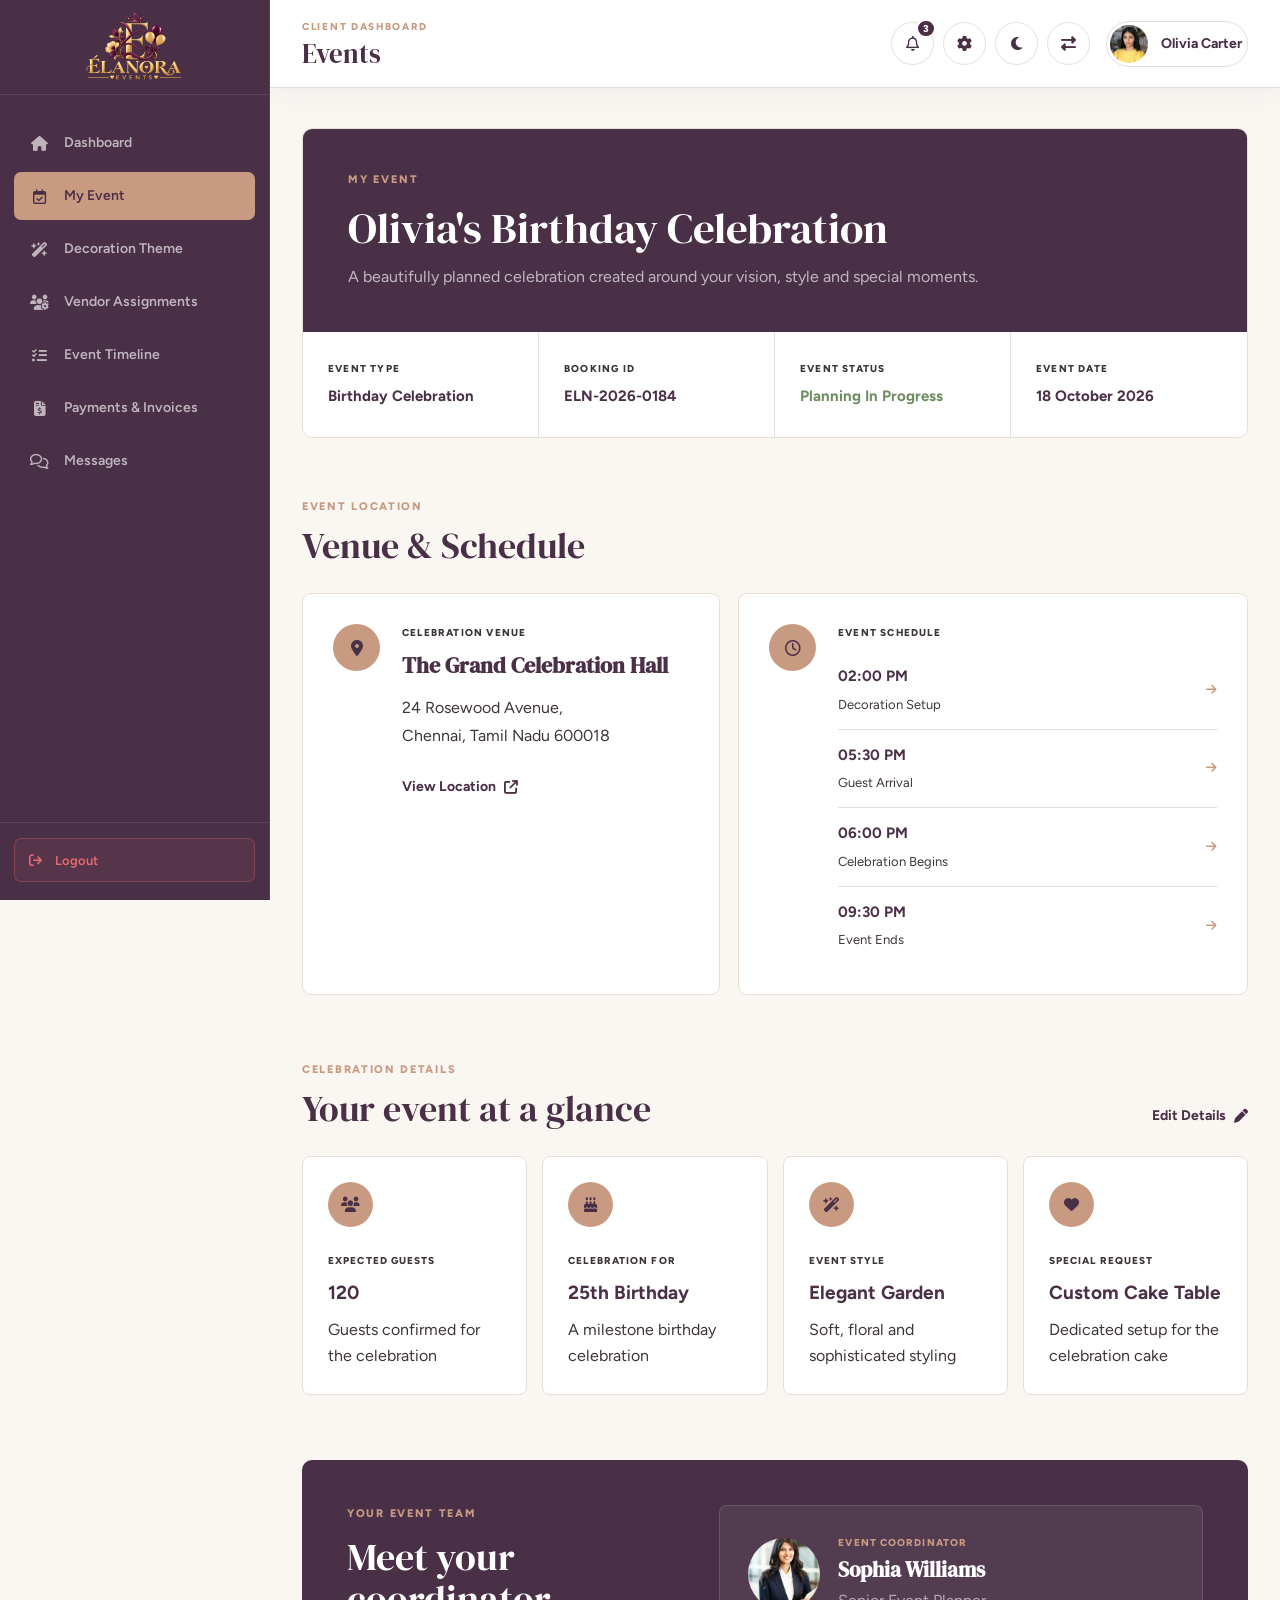
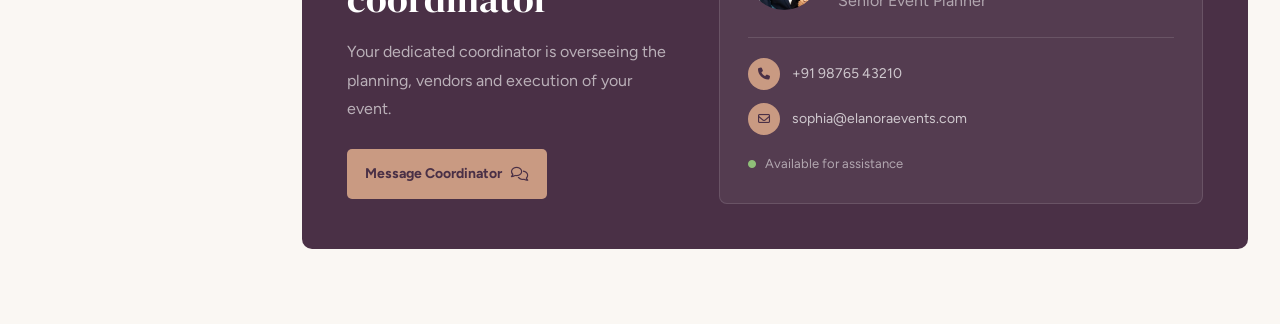
<file: d2.html>
<!DOCTYPE html>
<html lang="en">

<head>
    <meta charset="UTF-8">

    <!-- Responsive -->
    <meta name="viewport" content="width=device-width, initial-scale=1.0">

    <!-- SEO -->
    <meta name="description"
        content="Élanora Events - Elegant birthday, anniversary and corporate event planning services.">
    <meta name="keywords"
        content="event planner, birthday planner, anniversary events, corporate events, event decoration">
    <meta name="author" content="Élanora Events">

    <!-- Page Title -->
    <title>Élanora Events</title>

    <!-- Favicon -->
    <link rel="icon" type="image/png" href="images/logo.png">

    <!-- Google Fonts -->
    <link rel="preconnect" href="https://fonts.googleapis.com">
    <link rel="preconnect" href="https://fonts.gstatic.com" crossorigin>

    <link
        href="https://fonts.googleapis.com/css2?family=DM+Serif+Display:ital@0;1&family=Figtree:wght@300;400;500;600;700;800&display=swap"
        rel="stylesheet">

    <!-- Font Awesome -->
    <link rel="stylesheet" href="https://cdnjs.cloudflare.com/ajax/libs/font-awesome/6.7.2/css/all.min.css">

    <!-- Main CSS -->
    <link rel="stylesheet" href="css/dashboard.css">
</head>

<body class="elanora-dashboard-body">


    <!-- =====================================================
         SIDEBAR
         ===================================================== -->

    <aside class="elanora-dashboard-sidebar" id="dashboardSidebar">


        <!-- SIDEBAR TOP -->

        <div class="elanora-sidebar-top">


            <!-- LOGO -->

            <a href="index.html" class="elanora-dashboard-logo">

                <img src="images/logo-light.png" alt="Élanora Events">

            </a>


            <!-- MOBILE CLOSE -->

            <button type="button" class="elanora-sidebar-close" id="sidebarClose" aria-label="Close sidebar">

                <i class="fa-solid fa-xmark"></i>

            </button>

        </div>



        <!-- =================================================
             SIDEBAR MENU
             ================================================= -->

        <nav class="elanora-dashboard-nav">


            <!-- OVERVIEW -->

            <a href="dashboard.html" class="elanora-dashboard-link">

                <i class="fa-solid fa-house"></i>

                <span>
                    Dashboard
                </span>

            </a>


            <!-- MY EVENT -->

            <a href="d2.html" class="elanora-dashboard-link active">

                <i class="fa-regular fa-calendar-check"></i>

                <span>
                    My Event
                </span>

            </a>


            <!-- DECORATION -->

            <a href="d3.html" class="elanora-dashboard-link">

                <i class="fa-solid fa-wand-magic-sparkles"></i>

                <span>
                    Decoration Theme
                </span>

            </a>


            <!-- VENDORS -->

            <a href="d4.html" class="elanora-dashboard-link">

                <i class="fa-solid fa-users-gear"></i>

                <span>
                    Vendor Assignments
                </span>

            </a>


            <!-- TIMELINE -->

            <a href="d5.html" class="elanora-dashboard-link">

                <i class="fa-solid fa-list-check"></i>

                <span>
                    Event Timeline
                </span>

            </a>


            <!-- PAYMENTS -->

            <a href="d6.html" class="elanora-dashboard-link">

                <i class="fa-solid fa-file-invoice-dollar"></i>

                <span>
                    Payments & Invoices
                </span>

            </a>


            <!-- MESSAGES -->

            <a href="d7.html" class="elanora-dashboard-link">

                <i class="fa-regular fa-comments"></i>

                <span>
                    Messages
                </span>

            </a>


        </nav>

        <div class="elanora-mobile-sidebar-controls">

            <!-- NOTIFICATION + SETTINGS ROW -->

            <div class="elanora-mobile-sidebar-icon-row">

                <!-- NOTIFICATIONS -->

                <button type="button" class="elanora-mobile-sidebar-control" aria-label="Notifications">

                    <span class="elanora-mobile-control-icon">

                        <i class="fa-regular fa-bell"></i>

                        <span class="elanora-mobile-notification-count">
                            3
                        </span>

                    </span>

                    <span>
                        Notifications
                    </span>

                </button>


                <!-- SETTINGS -->

                <button type="button" class="elanora-mobile-sidebar-control" aria-label="Settings">

                    <span class="elanora-mobile-control-icon">

                        <i class="fa-solid fa-gear"></i>

                    </span>

                    <span>
                        Settings
                    </span>

                </button>

            </div>


            <!-- PROFILE -->

            <button type="button" class="elanora-mobile-sidebar-profile" aria-label="Client profile">

                <img src="images/client-profile.jpg" alt="Olivia Carter">

                <span>

                    <strong>
                        Olivia Carter
                    </strong>

                    <small>
                        Client Profile
                    </small>

                </span>

            </button>

        </div>


        <!-- =================================================
             SIDEBAR BOTTOM
             ================================================= -->

        <div class="elanora-sidebar-bottom">


            <!-- LOGOUT -->

            <button type="button" class="elanora-dashboard-logout" id="dashboardLogout">

                <i class="fa-solid fa-arrow-right-from-bracket"></i>

                <span>
                    Logout
                </span>

            </button>

        </div>


    </aside>



    <!-- =====================================================
         MOBILE SIDEBAR OVERLAY
         ===================================================== -->

    <div class="elanora-sidebar-overlay" id="sidebarOverlay"></div>



    <!-- =====================================================
         DASHBOARD MAIN
         ===================================================== -->

    <div class="elanora-dashboard-main">


        <!-- =================================================
             FIXED HEADER
             ================================================= -->

        <header class="elanora-dashboard-header">


            <!-- LEFT -->

            <div class="elanora-dashboard-header-left">


                <!-- MOBILE MENU -->

                <button type="button" class="elanora-dashboard-menu-toggle" id="sidebarOpen" aria-label="Open sidebar">

                    <i class="fa-solid fa-bars"></i>

                </button>


                <div class="elanora-dashboard-page-title">

                    <span>
                        CLIENT DASHBOARD
                    </span>

                    <h1>
                        Events
                    </h1>

                </div>

            </div>



            <!-- RIGHT -->

            <div class="elanora-dashboard-header-right">

                <!-- NOTIFICATIONS -->

                <button type="button" class="elanora-dashboard-header-btn elanora-notification-btn"
                    aria-label="3 notifications">

                    <i class="fa-regular fa-bell"></i>

                    <span class="elanora-notification-count">
                        3
                    </span>

                </button>


                <!-- SETTINGS -->

                <button type="button" class="elanora-dashboard-header-btn" aria-label="Settings">

                    <i class="fa-solid fa-gear"></i>

                </button>


                <!-- DARK MODE -->

                <button type="button" class="elanora-dashboard-header-btn" id="dashboardThemeToggle"
                    aria-label="Toggle dark mode">

                    <i class="fa-solid fa-moon"></i>

                </button>


                <!-- RTL -->

                <button type="button" class="elanora-dashboard-header-btn" id="dashboardRtlToggle"
                    aria-label="Toggle RTL mode">

                    <i class="fa-solid fa-right-left"></i>

                </button>


                <!-- CLIENT PROFILE -->

                <button type="button" class="elanora-dashboard-profile" aria-label="Client profile">

                    <img src="images/client-profile.jpg" alt="Olivia Carter">

                    <span>
                        Olivia Carter
                    </span>

                </button>


            </div>

        </header>

        <!-- =========================================================
     MY EVENT PAGE
     ========================================================= -->

        <main class="elanora-dashboard-content">


            <!-- =====================================================
         SECTION 01 — EVENT PROFILE
         ===================================================== -->

            <section class="elanora-event-profile-panel">

                <div class="elanora-event-profile-cover">

                    <div class="elanora-event-profile-label">
                        MY EVENT
                    </div>

                    <h2>
                        Olivia's Birthday Celebration
                    </h2>

                    <p>
                        A beautifully planned celebration created around
                        your vision, style and special moments.
                    </p>

                </div>


                <div class="elanora-event-profile-meta">


                    <div class="elanora-event-meta-item">

                        <span>
                            EVENT TYPE
                        </span>

                        <strong>
                            Birthday Celebration
                        </strong>

                    </div>


                    <div class="elanora-event-meta-item">

                        <span>
                            BOOKING ID
                        </span>

                        <strong>
                            ELN-2026-0184
                        </strong>

                    </div>


                    <div class="elanora-event-meta-item">

                        <span>
                            EVENT STATUS
                        </span>

                        <strong class="elanora-event-status-active">
                            Planning In Progress
                        </strong>

                    </div>


                    <div class="elanora-event-meta-item">

                        <span>
                            EVENT DATE
                        </span>

                        <strong>
                            18 October 2026
                        </strong>

                    </div>


                </div>

            </section>



            <!-- =====================================================
         SECTION 02 — VENUE & SCHEDULE
         ===================================================== -->

            <section class="elanora-event-location-section">


                <div class="elanora-event-section-heading">

                    <div>

                        <span>
                            EVENT LOCATION
                        </span>

                        <h2>
                            Venue & Schedule
                        </h2>

                    </div>

                </div>


                <div class="elanora-event-location-grid">


                    <!-- VENUE CARD -->

                    <article class="elanora-event-venue-card">

                        <div class="elanora-event-card-icon">

                            <i class="fa-solid fa-location-dot"></i>

                        </div>

                        <div>

                            <span>
                                CELEBRATION VENUE
                            </span>

                            <h3>
                                The Grand Celebration Hall
                            </h3>

                            <p>
                                24 Rosewood Avenue,<br>
                                Chennai, Tamil Nadu 600018
                            </p>

                            <a href="#">

                                View Location

                                <i class="fa-solid fa-arrow-up-right-from-square"></i>

                            </a>

                        </div>

                    </article>


                    <!-- SCHEDULE CARD -->

                    <article class="elanora-event-schedule-card">

                        <div class="elanora-event-card-icon">

                            <i class="fa-regular fa-clock"></i>

                        </div>


                        <div class="elanora-event-schedule-content">

                            <span>
                                EVENT SCHEDULE
                            </span>


                            <div class="elanora-schedule-row">

                                <div>

                                    <strong>
                                        02:00 PM
                                    </strong>

                                    <span>
                                        Decoration Setup
                                    </span>

                                </div>

                                <i class="fa-solid fa-arrow-right"></i>

                            </div>


                            <div class="elanora-schedule-row">

                                <div>

                                    <strong>
                                        05:30 PM
                                    </strong>

                                    <span>
                                        Guest Arrival
                                    </span>

                                </div>

                                <i class="fa-solid fa-arrow-right"></i>

                            </div>


                            <div class="elanora-schedule-row">

                                <div>

                                    <strong>
                                        06:00 PM
                                    </strong>

                                    <span>
                                        Celebration Begins
                                    </span>

                                </div>

                                <i class="fa-solid fa-arrow-right"></i>

                            </div>


                            <div class="elanora-schedule-row">

                                <div>

                                    <strong>
                                        09:30 PM
                                    </strong>

                                    <span>
                                        Event Ends
                                    </span>

                                </div>

                                <i class="fa-solid fa-arrow-right"></i>

                            </div>

                        </div>

                    </article>


                </div>

            </section>



            <!-- =====================================================
         SECTION 03 — GUEST & CELEBRATION DETAILS
         ===================================================== -->

            <section class="elanora-celebration-details">


                <div class="elanora-event-section-heading">

                    <div>

                        <span>
                            CELEBRATION DETAILS
                        </span>

                        <h2>
                            Your event at a glance
                        </h2>

                    </div>

                    <a href="#">
                        Edit Details
                        <i class="fa-solid fa-pen"></i>
                    </a>

                </div>


                <div class="elanora-celebration-grid">


                    <!-- GUESTS -->

                    <div class="elanora-celebration-info">

                        <div class="elanora-celebration-info-icon">

                            <i class="fa-solid fa-users"></i>

                        </div>

                        <span>
                            EXPECTED GUESTS
                        </span>

                        <strong>
                            120
                        </strong>

                        <p>
                            Guests confirmed for the celebration
                        </p>

                    </div>


                    <!-- AGE GROUP -->

                    <div class="elanora-celebration-info">

                        <div class="elanora-celebration-info-icon">

                            <i class="fa-solid fa-cake-candles"></i>

                        </div>

                        <span>
                            CELEBRATION FOR
                        </span>

                        <strong>
                            25th Birthday
                        </strong>

                        <p>
                            A milestone birthday celebration
                        </p>

                    </div>


                    <!-- STYLE -->

                    <div class="elanora-celebration-info">

                        <div class="elanora-celebration-info-icon">

                            <i class="fa-solid fa-wand-magic-sparkles"></i>

                        </div>

                        <span>
                            EVENT STYLE
                        </span>

                        <strong>
                            Elegant Garden
                        </strong>

                        <p>
                            Soft, floral and sophisticated styling
                        </p>

                    </div>


                    <!-- SPECIAL REQUIREMENT -->

                    <div class="elanora-celebration-info">

                        <div class="elanora-celebration-info-icon">

                            <i class="fa-solid fa-heart"></i>

                        </div>

                        <span>
                            SPECIAL REQUEST
                        </span>

                        <strong>
                            Custom Cake Table
                        </strong>

                        <p>
                            Dedicated setup for the celebration cake
                        </p>

                    </div>


                </div>

            </section>



            <!-- =====================================================
         SECTION 04 — EVENT COORDINATOR
         ===================================================== -->

            <section class="elanora-event-coordinator">


                <div class="elanora-coordinator-intro">

                    <span>
                        YOUR EVENT TEAM
                    </span>

                    <h2>
                        Meet your coordinator
                    </h2>

                    <p>
                        Your dedicated coordinator is overseeing the
                        planning, vendors and execution of your event.
                    </p>


                    <a href="#">

                        Message Coordinator

                        <i class="fa-regular fa-comments"></i>

                    </a>

                </div>


                <div class="elanora-coordinator-profile">


                    <div class="elanora-coordinator-person">

                        <img src="images/event-coordinator.jpg" alt="Event Coordinator">


                        <div>

                            <span>
                                EVENT COORDINATOR
                            </span>

                            <h3>
                                Sophia Williams
                            </h3>

                            <p>
                                Senior Event Planner
                            </p>

                        </div>

                    </div>


                    <div class="elanora-coordinator-contact">


                        <a href="tel:+919876543210">

                            <i class="fa-solid fa-phone"></i>

                            <span>
                                +91 98765 43210
                            </span>

                        </a>


                        <a href="mailto:sophia@elanoraevents.com">

                            <i class="fa-regular fa-envelope"></i>

                            <span>
                                sophia@elanoraevents.com
                            </span>

                        </a>


                        <div class="elanora-coordinator-availability">

                            <i class="fa-solid fa-circle"></i>

                            Available for assistance

                        </div>


                    </div>

                </div>


            </section>


        </main>


    </div>



    <!-- =====================================================
         LOGOUT CONFIRMATION
         ===================================================== -->

    <div class="elanora-logout-modal" id="logoutModal">

        <div class="elanora-logout-modal-overlay"></div>


        <div class="elanora-logout-modal-card" role="dialog" aria-modal="true" aria-labelledby="logoutTitle">

            <div class="elanora-logout-icon">

                <i class="fa-solid fa-arrow-right-from-bracket"></i>

            </div>


            <h2 id="logoutTitle">
                Logout?
            </h2>


            <p>
                Are you sure you want to logout from your
                client dashboard?
            </p>


            <div class="elanora-logout-actions">

                <button type="button" class="elanora-logout-no" id="logoutNo">
                    No
                </button>


                <button type="button" class="elanora-logout-yes" id="logoutYes">
                    Yes, Logout
                </button>

            </div>

        </div>

    </div>

    <!-- Main JavaScript -->
    <script src="js/dashboard.js"></script>

</body>

</html>
</file>
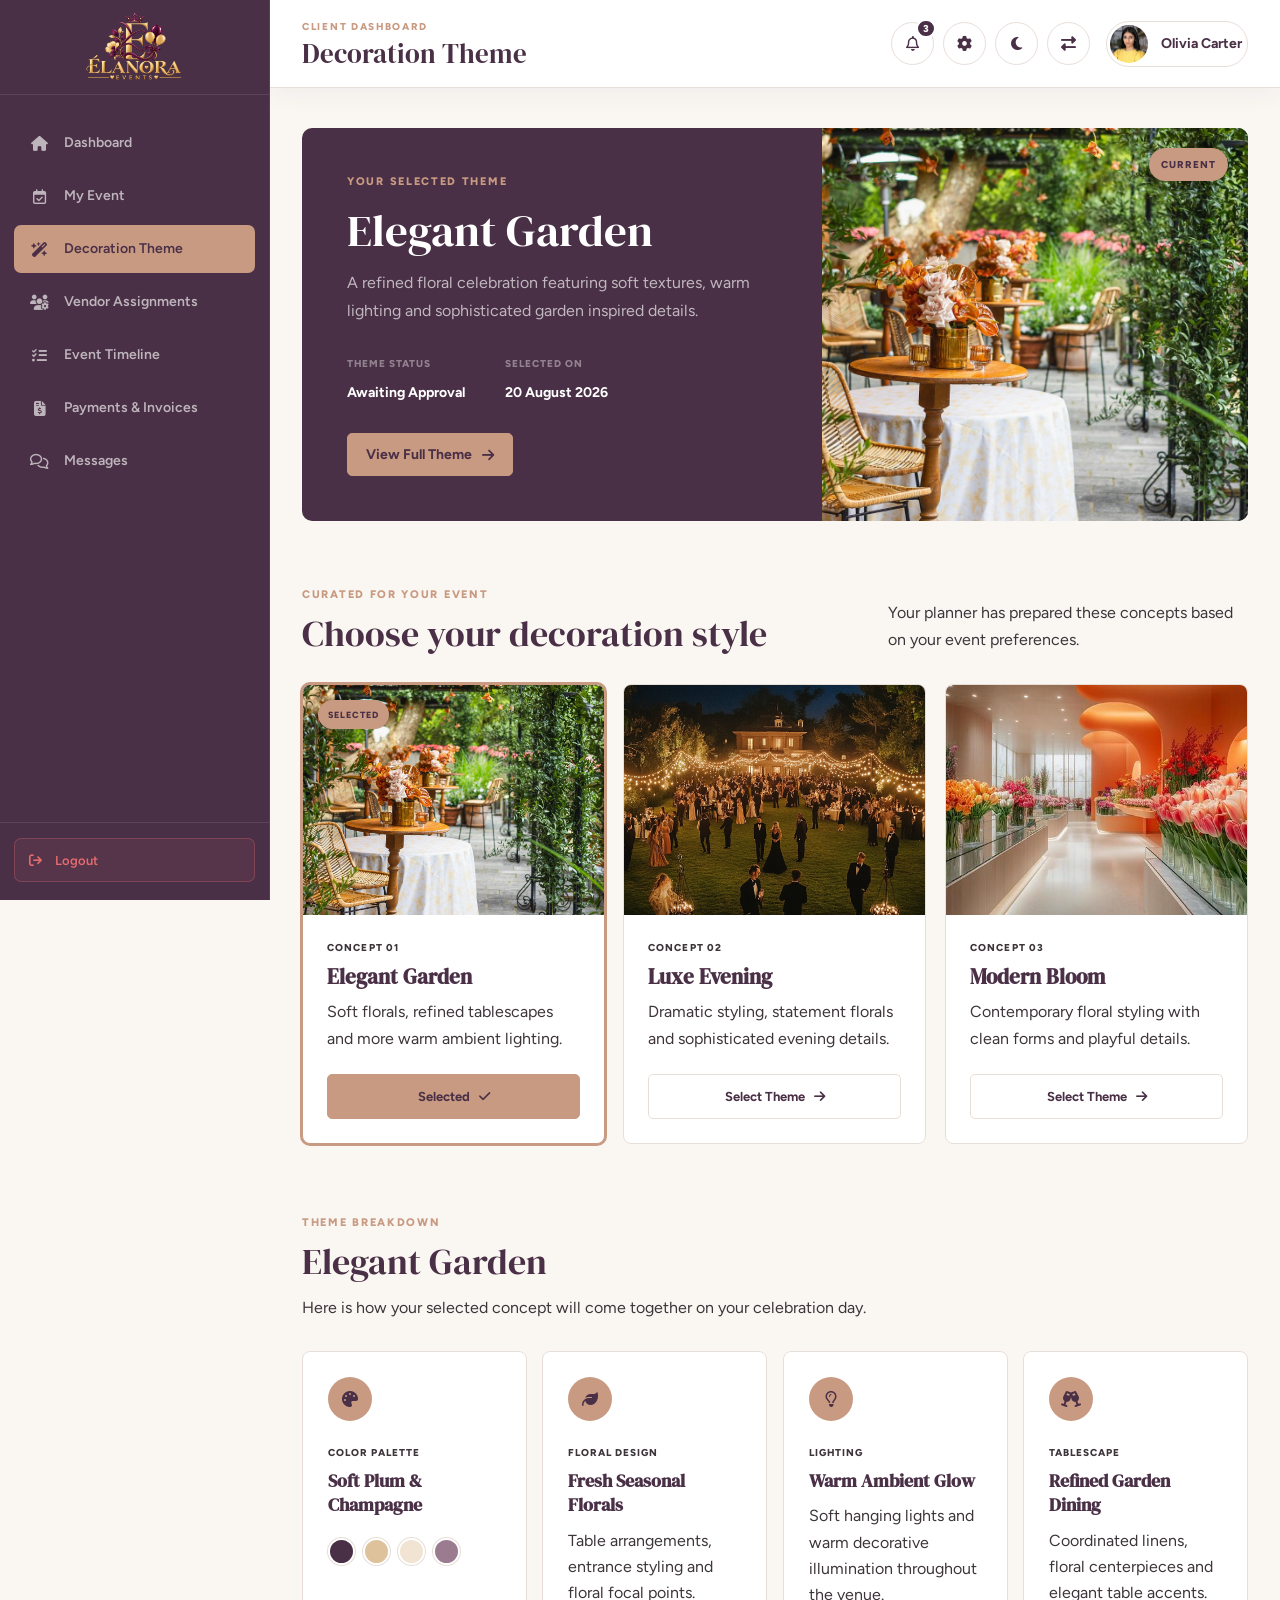
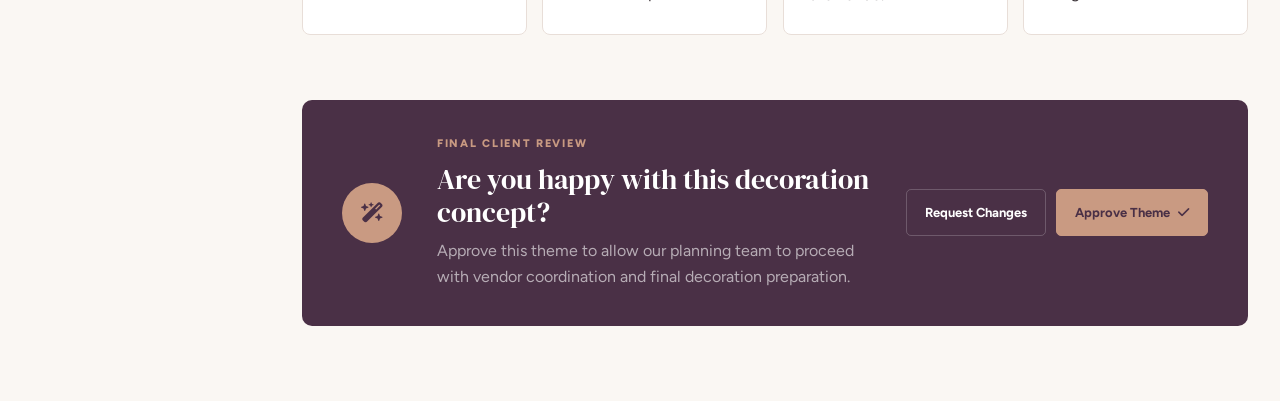
<file: d3.html>
<!DOCTYPE html>
<html lang="en">

<head>
    <meta charset="UTF-8">

    <!-- Responsive -->
    <meta name="viewport" content="width=device-width, initial-scale=1.0">

    <!-- SEO -->
    <meta name="description"
        content="Élanora Events - Elegant birthday, anniversary and corporate event planning services.">
    <meta name="keywords"
        content="event planner, birthday planner, anniversary events, corporate events, event decoration">
    <meta name="author" content="Élanora Events">

    <!-- Page Title -->
    <title>Élanora Events</title>

    <!-- Favicon -->
    <link rel="icon" type="image/png" href="images/logo.png">

    <!-- Google Fonts -->
    <link rel="preconnect" href="https://fonts.googleapis.com">
    <link rel="preconnect" href="https://fonts.gstatic.com" crossorigin>

    <link
        href="https://fonts.googleapis.com/css2?family=DM+Serif+Display:ital@0;1&family=Figtree:wght@300;400;500;600;700;800&display=swap"
        rel="stylesheet">

    <!-- Font Awesome -->
    <link rel="stylesheet" href="https://cdnjs.cloudflare.com/ajax/libs/font-awesome/6.7.2/css/all.min.css">

    <!-- Main CSS -->
    <link rel="stylesheet" href="css/dashboard.css">
</head>

<body class="elanora-dashboard-body">


    <!-- =====================================================
         SIDEBAR
         ===================================================== -->

    <aside class="elanora-dashboard-sidebar" id="dashboardSidebar">


        <!-- SIDEBAR TOP -->

        <div class="elanora-sidebar-top">


            <!-- LOGO -->

            <a href="index.html" class="elanora-dashboard-logo">

                <img src="images/logo-light.png" alt="Élanora Events">

            </a>


            <!-- MOBILE CLOSE -->

            <button type="button" class="elanora-sidebar-close" id="sidebarClose" aria-label="Close sidebar">

                <i class="fa-solid fa-xmark"></i>

            </button>

        </div>



        <!-- =================================================
             SIDEBAR MENU
             ================================================= -->

        <nav class="elanora-dashboard-nav">


            <!-- OVERVIEW -->

            <a href="dashboard.html" class="elanora-dashboard-link">

                <i class="fa-solid fa-house"></i>

                <span>
                    Dashboard
                </span>

            </a>


            <!-- MY EVENT -->

            <a href="d2.html" class="elanora-dashboard-link">

                <i class="fa-regular fa-calendar-check"></i>

                <span>
                    My Event
                </span>

            </a>


            <!-- DECORATION -->

            <a href="d3.html" class="elanora-dashboard-link active">

                <i class="fa-solid fa-wand-magic-sparkles"></i>

                <span>
                    Decoration Theme
                </span>

            </a>


            <!-- VENDORS -->

            <a href="d4.html" class="elanora-dashboard-link">

                <i class="fa-solid fa-users-gear"></i>

                <span>
                    Vendor Assignments
                </span>

            </a>


            <!-- TIMELINE -->

            <a href="d5.html" class="elanora-dashboard-link">

                <i class="fa-solid fa-list-check"></i>

                <span>
                    Event Timeline
                </span>

            </a>


            <!-- PAYMENTS -->

            <a href="d6.html" class="elanora-dashboard-link">

                <i class="fa-solid fa-file-invoice-dollar"></i>

                <span>
                    Payments & Invoices
                </span>

            </a>


            <!-- MESSAGES -->

            <a href="d7.html" class="elanora-dashboard-link">

                <i class="fa-regular fa-comments"></i>

                <span>
                    Messages
                </span>

            </a>


        </nav>

        <div class="elanora-mobile-sidebar-controls">

            <!-- NOTIFICATION + SETTINGS ROW -->

            <div class="elanora-mobile-sidebar-icon-row">

                <!-- NOTIFICATIONS -->

                <button type="button" class="elanora-mobile-sidebar-control" aria-label="Notifications">

                    <span class="elanora-mobile-control-icon">

                        <i class="fa-regular fa-bell"></i>

                        <span class="elanora-mobile-notification-count">
                            3
                        </span>

                    </span>

                    <span>
                        Notifications
                    </span>

                </button>


                <!-- SETTINGS -->

                <button type="button" class="elanora-mobile-sidebar-control" aria-label="Settings">

                    <span class="elanora-mobile-control-icon">

                        <i class="fa-solid fa-gear"></i>

                    </span>

                    <span>
                        Settings
                    </span>

                </button>

            </div>


            <!-- PROFILE -->

            <button type="button" class="elanora-mobile-sidebar-profile" aria-label="Client profile">

                <img src="images/client-profile.jpg" alt="Olivia Carter">

                <span>

                    <strong>
                        Olivia Carter
                    </strong>

                    <small>
                        Client Profile
                    </small>

                </span>

            </button>

        </div>

        <!-- =================================================
             SIDEBAR BOTTOM
             ================================================= -->

        <div class="elanora-sidebar-bottom">


            <!-- LOGOUT -->

            <button type="button" class="elanora-dashboard-logout" id="dashboardLogout">

                <i class="fa-solid fa-arrow-right-from-bracket"></i>

                <span>
                    Logout
                </span>

            </button>

        </div>


    </aside>



    <!-- =====================================================
         MOBILE SIDEBAR OVERLAY
         ===================================================== -->

    <div class="elanora-sidebar-overlay" id="sidebarOverlay"></div>



    <!-- =====================================================
         DASHBOARD MAIN
         ===================================================== -->

    <div class="elanora-dashboard-main">


        <!-- =================================================
             FIXED HEADER
             ================================================= -->

        <header class="elanora-dashboard-header">


            <!-- LEFT -->

            <div class="elanora-dashboard-header-left">


                <!-- MOBILE MENU -->

                <button type="button" class="elanora-dashboard-menu-toggle" id="sidebarOpen" aria-label="Open sidebar">

                    <i class="fa-solid fa-bars"></i>

                </button>


                <div class="elanora-dashboard-page-title">

                    <span>
                        CLIENT DASHBOARD
                    </span>

                    <h1>
                        Decoration Theme
                    </h1>

                </div>

            </div>



            <!-- RIGHT -->

            <div class="elanora-dashboard-header-right">

                <!-- NOTIFICATIONS -->

                <button type="button" class="elanora-dashboard-header-btn elanora-notification-btn"
                    aria-label="3 notifications">

                    <i class="fa-regular fa-bell"></i>

                    <span class="elanora-notification-count">
                        3
                    </span>

                </button>


                <!-- SETTINGS -->

                <button type="button" class="elanora-dashboard-header-btn" aria-label="Settings">

                    <i class="fa-solid fa-gear"></i>

                </button>


                <!-- DARK MODE -->

                <button type="button" class="elanora-dashboard-header-btn" id="dashboardThemeToggle"
                    aria-label="Toggle dark mode">

                    <i class="fa-solid fa-moon"></i>

                </button>


                <!-- RTL -->

                <button type="button" class="elanora-dashboard-header-btn" id="dashboardRtlToggle"
                    aria-label="Toggle RTL mode">

                    <i class="fa-solid fa-right-left"></i>

                </button>


                <!-- CLIENT PROFILE -->

                <button type="button" class="elanora-dashboard-profile" aria-label="Client profile">

                    <img src="images/client-profile.jpg" alt="Olivia Carter">

                    <span>
                        Olivia Carter
                    </span>

                </button>


            </div>

        </header>


        <!-- =========================================================
     DECORATION THEME PAGE
     ========================================================= -->

        <main class="elanora-dashboard-content">


            <!-- =====================================================
         SECTION 01 — CURRENT THEME
         ===================================================== -->

            <section class="elanora-theme-current">

                <div class="elanora-theme-current-content">

                    <span class="elanora-theme-eyebrow">
                        YOUR SELECTED THEME
                    </span>

                    <h2>
                        Elegant Garden
                    </h2>

                    <p>
                        A refined floral celebration featuring soft
                        textures, warm lighting and sophisticated garden
                        inspired details.
                    </p>


                    <div class="elanora-theme-current-meta">

                        <div>

                            <span>
                                THEME STATUS
                            </span>

                            <strong>
                                Awaiting Approval
                            </strong>

                        </div>


                        <div>

                            <span>
                                SELECTED ON
                            </span>

                            <strong>
                                20 August 2026
                            </strong>

                        </div>

                    </div>


                    <button type="button" class="elanora-theme-view-btn">

                        View Full Theme

                        <i class="fa-solid fa-arrow-right"></i>

                    </button>

                </div>


                <div class="elanora-theme-current-visual">

                    <img src="images/theme-elegant-garden.jpg" alt="Elegant Garden decoration theme">

                    <div class="elanora-theme-visual-tag">
                        CURRENT
                    </div>

                </div>

            </section>



            <!-- =====================================================
         SECTION 02 — THEME OPTIONS
         ===================================================== -->

            <section class="elanora-theme-options">


                <div class="elanora-theme-section-heading">

                    <div>

                        <span>
                            CURATED FOR YOUR EVENT
                        </span>

                        <h2>
                            Choose your decoration style
                        </h2>

                    </div>

                    <p>
                        Your planner has prepared these concepts based
                        on your event preferences.
                    </p>

                </div>


                <div class="elanora-theme-option-grid">


                    <!-- THEME 01 -->

                    <article class="elanora-theme-option-card selected">

                        <div class="elanora-theme-option-image">

                            <img src="images/theme-elegant-garden.jpg" alt="Elegant Garden theme">

                            <span>
                                SELECTED
                            </span>

                        </div>


                        <div class="elanora-theme-option-content">

                            <span>
                                CONCEPT 01
                            </span>

                            <h3>
                                Elegant Garden
                            </h3>

                            <p>
                                Soft florals, refined tablescapes and
                                more warm ambient lighting.
                            </p>


                            <button type="button" class="elanora-theme-select-btn">

                                Selected

                                <i class="fa-solid fa-check"></i>

                            </button>

                        </div>

                    </article>



                    <!-- THEME 02 -->

                    <article class="elanora-theme-option-card">

                        <div class="elanora-theme-option-image">

                            <img src="images/theme-luxe-evening.jpg" alt="Luxe Evening theme">

                        </div>


                        <div class="elanora-theme-option-content">

                            <span>
                                CONCEPT 02
                            </span>

                            <h3>
                                Luxe Evening
                            </h3>

                            <p>
                                Dramatic styling, statement florals and
                                sophisticated evening details.
                            </p>


                            <button type="button" class="elanora-theme-select-btn">

                                Select Theme

                                <i class="fa-solid fa-arrow-right"></i>

                            </button>

                        </div>

                    </article>



                    <!-- THEME 03 -->

                    <article class="elanora-theme-option-card">

                        <div class="elanora-theme-option-image">

                            <img src="images/theme-modern-bloom.jpg" alt="Modern Bloom theme">

                        </div>


                        <div class="elanora-theme-option-content">

                            <span>
                                CONCEPT 03
                            </span>

                            <h3>
                                Modern Bloom
                            </h3>

                            <p>
                                Contemporary floral styling with clean
                                forms and playful details.
                            </p>


                            <button type="button" class="elanora-theme-select-btn">

                                Select Theme

                                <i class="fa-solid fa-arrow-right"></i>

                            </button>

                        </div>

                    </article>


                </div>

            </section>



            <!-- =====================================================
         SECTION 03 — THEME DETAILS
         ===================================================== -->

            <section class="elanora-theme-details">


                <div class="elanora-theme-details-heading">

                    <span>
                        THEME BREAKDOWN
                    </span>

                    <h2>
                        Elegant Garden
                    </h2>

                    <p>
                        Here is how your selected concept will come
                        together on your celebration day.
                    </p>

                </div>


                <div class="elanora-theme-detail-grid">


                    <!-- COLOR PALETTE -->

                    <div class="elanora-theme-detail-card">

                        <div class="elanora-theme-detail-icon">

                            <i class="fa-solid fa-palette"></i>

                        </div>

                        <span>
                            COLOR PALETTE
                        </span>

                        <h3>
                            Soft Plum & Champagne
                        </h3>


                        <div class="elanora-theme-swatches">

                            <span></span>
                            <span></span>
                            <span></span>
                            <span></span>

                        </div>

                    </div>


                    <!-- FLORAL -->

                    <div class="elanora-theme-detail-card">

                        <div class="elanora-theme-detail-icon">

                            <i class="fa-solid fa-leaf"></i>

                        </div>

                        <span>
                            FLORAL DESIGN
                        </span>

                        <h3>
                            Fresh Seasonal Florals
                        </h3>

                        <p>
                            Table arrangements, entrance styling and
                            floral focal points.
                        </p>

                    </div>


                    <!-- LIGHTING -->

                    <div class="elanora-theme-detail-card">

                        <div class="elanora-theme-detail-icon">

                            <i class="fa-regular fa-lightbulb"></i>

                        </div>

                        <span>
                            LIGHTING
                        </span>

                        <h3>
                            Warm Ambient Glow
                        </h3>

                        <p>
                            Soft hanging lights and warm decorative
                            illumination throughout the venue.
                        </p>

                    </div>


                    <!-- TABLESCAPE -->

                    <div class="elanora-theme-detail-card">

                        <div class="elanora-theme-detail-icon">

                            <i class="fa-solid fa-champagne-glasses"></i>

                        </div>

                        <span>
                            TABLESCAPE
                        </span>

                        <h3>
                            Refined Garden Dining
                        </h3>

                        <p>
                            Coordinated linens, floral centerpieces and
                            elegant table accents.
                        </p>

                    </div>


                </div>

            </section>



            <!-- =====================================================
         SECTION 04 — APPROVAL
         ===================================================== -->

            <section class="elanora-theme-approval">


                <div class="elanora-theme-approval-icon">

                    <i class="fa-solid fa-wand-magic-sparkles"></i>

                </div>


                <div class="elanora-theme-approval-content">

                    <span>
                        FINAL CLIENT REVIEW
                    </span>

                    <h2>
                        Are you happy with this decoration concept?
                    </h2>

                    <p>
                        Approve this theme to allow our planning team
                        to proceed with vendor coordination and final
                        decoration preparation.
                    </p>

                </div>


                <div class="elanora-theme-approval-actions">

                    <button type="button" class="elanora-theme-change-btn">

                        Request Changes

                    </button>


                    <button type="button" class="elanora-theme-approve-btn">

                        Approve Theme

                        <i class="fa-solid fa-check"></i>

                    </button>

                </div>

            </section>


        </main>


    </div>



    <!-- =====================================================
         LOGOUT CONFIRMATION
         ===================================================== -->

    <div class="elanora-logout-modal" id="logoutModal">

        <div class="elanora-logout-modal-overlay"></div>


        <div class="elanora-logout-modal-card" role="dialog" aria-modal="true" aria-labelledby="logoutTitle">

            <div class="elanora-logout-icon">

                <i class="fa-solid fa-arrow-right-from-bracket"></i>

            </div>


            <h2 id="logoutTitle">
                Logout?
            </h2>


            <p>
                Are you sure you want to logout from your
                client dashboard?
            </p>


            <div class="elanora-logout-actions">

                <button type="button" class="elanora-logout-no" id="logoutNo">
                    No
                </button>


                <button type="button" class="elanora-logout-yes" id="logoutYes">
                    Yes, Logout
                </button>

            </div>

        </div>

    </div>

    <!-- Main JavaScript -->
    <script src="js/dashboard.js"></script>

</body>

</html>
</file>
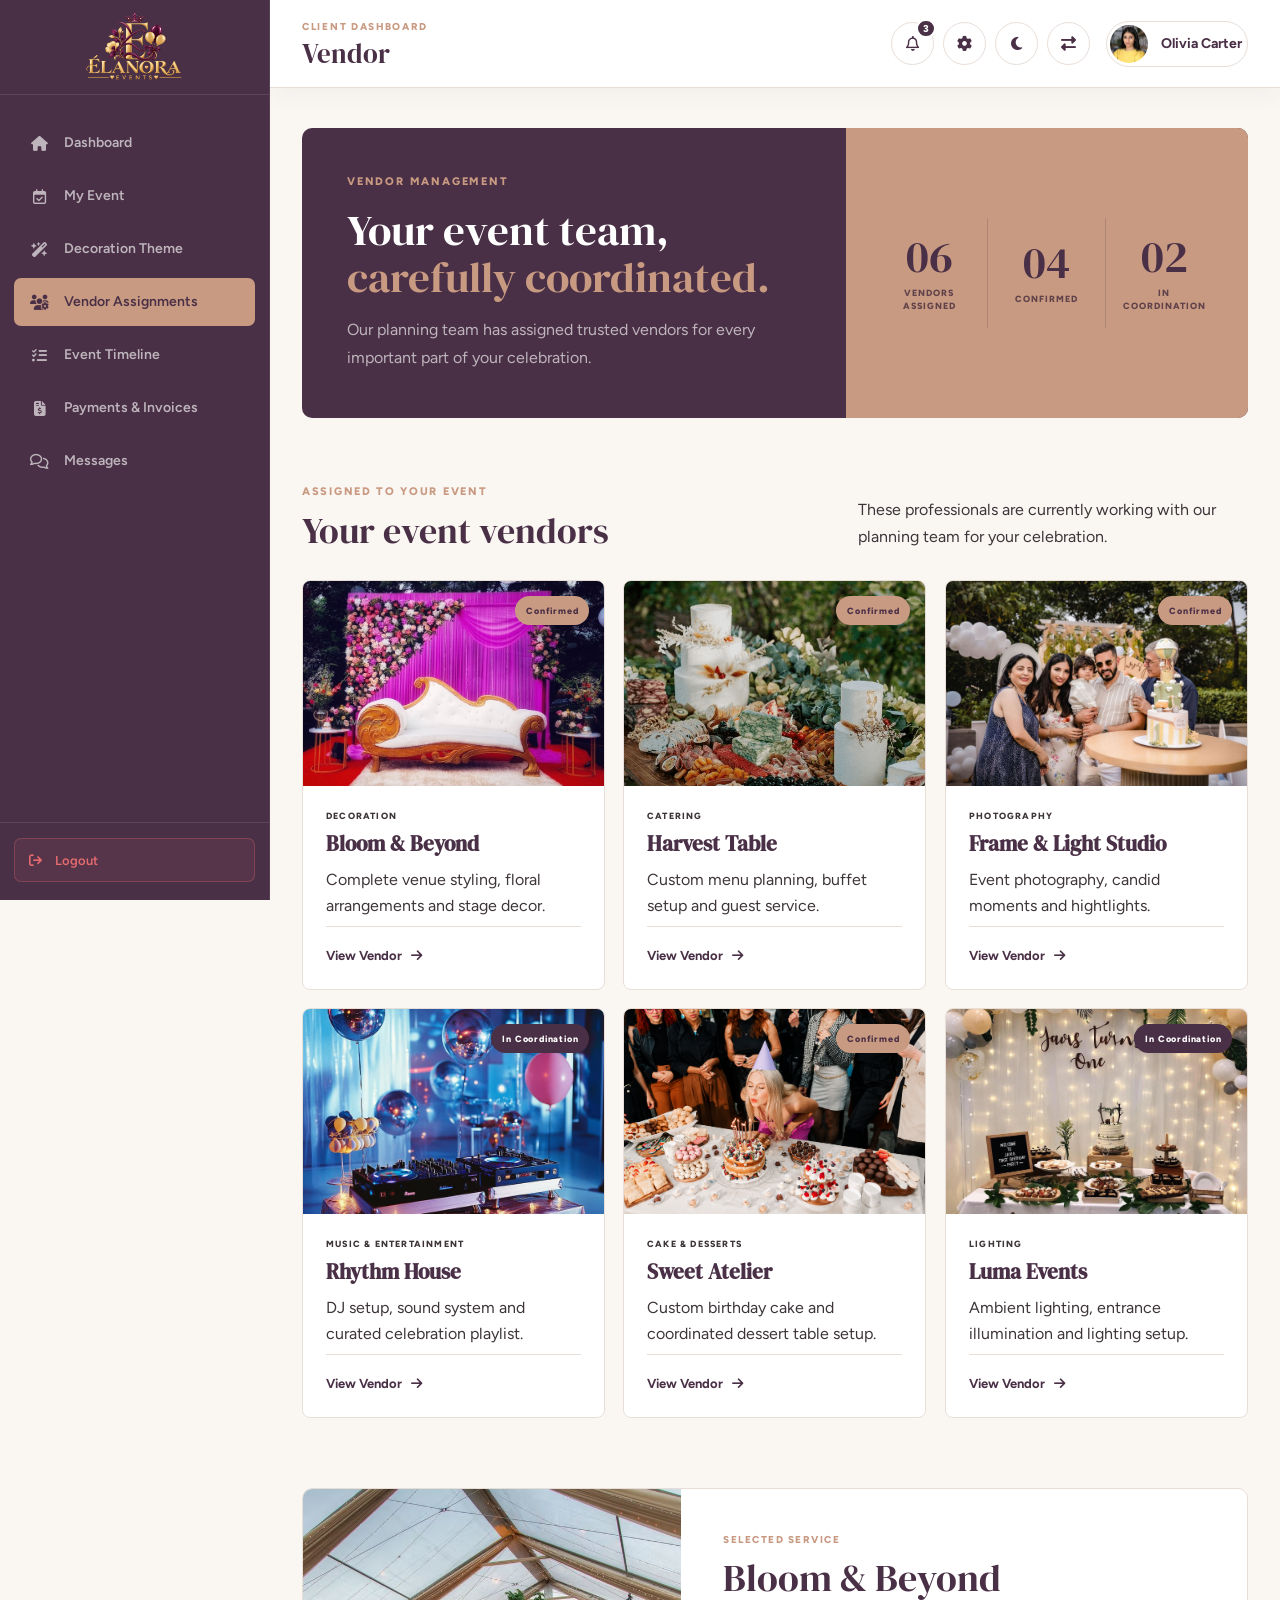
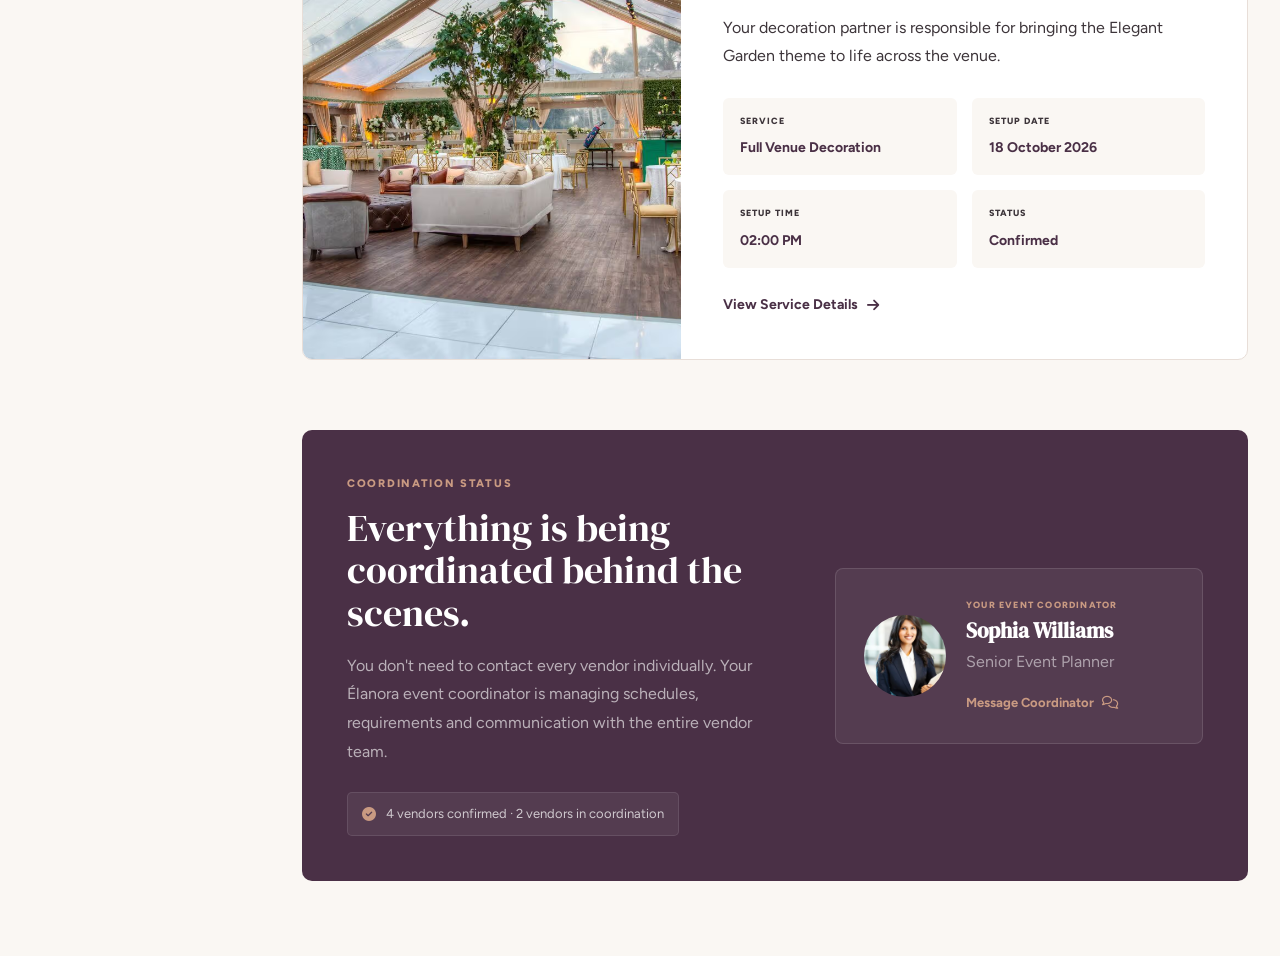
<file: d4.html>
<!DOCTYPE html>
<html lang="en">

<head>
    <meta charset="UTF-8">

    <!-- Responsive -->
    <meta name="viewport" content="width=device-width, initial-scale=1.0">

    <!-- SEO -->
    <meta name="description"
        content="Élanora Events - Elegant birthday, anniversary and corporate event planning services.">
    <meta name="keywords"
        content="event planner, birthday planner, anniversary events, corporate events, event decoration">
    <meta name="author" content="Élanora Events">

    <!-- Page Title -->
    <title>Élanora Events</title>

    <!-- Favicon -->
    <link rel="icon" type="image/png" href="images/logo.png">

    <!-- Google Fonts -->
    <link rel="preconnect" href="https://fonts.googleapis.com">
    <link rel="preconnect" href="https://fonts.gstatic.com" crossorigin>

    <link
        href="https://fonts.googleapis.com/css2?family=DM+Serif+Display:ital@0;1&family=Figtree:wght@300;400;500;600;700;800&display=swap"
        rel="stylesheet">

    <!-- Font Awesome -->
    <link rel="stylesheet" href="https://cdnjs.cloudflare.com/ajax/libs/font-awesome/6.7.2/css/all.min.css">

    <!-- Main CSS -->
    <link rel="stylesheet" href="css/dashboard.css">
</head>

<body class="elanora-dashboard-body">


    <!-- =====================================================
         SIDEBAR
         ===================================================== -->

    <aside class="elanora-dashboard-sidebar" id="dashboardSidebar">


        <!-- SIDEBAR TOP -->

        <div class="elanora-sidebar-top">


            <!-- LOGO -->

            <a href="index.html" class="elanora-dashboard-logo">

                <img src="images/logo-light.png" alt="Élanora Events">

            </a>


            <!-- MOBILE CLOSE -->

            <button type="button" class="elanora-sidebar-close" id="sidebarClose" aria-label="Close sidebar">

                <i class="fa-solid fa-xmark"></i>

            </button>

        </div>



        <!-- =================================================
             SIDEBAR MENU
             ================================================= -->

        <nav class="elanora-dashboard-nav">


            <!-- OVERVIEW -->

            <a href="dashboard.html" class="elanora-dashboard-link">

                <i class="fa-solid fa-house"></i>

                <span>
                    Dashboard
                </span>

            </a>


            <!-- MY EVENT -->

            <a href="d2.html" class="elanora-dashboard-link">

                <i class="fa-regular fa-calendar-check"></i>

                <span>
                    My Event
                </span>

            </a>


            <!-- DECORATION -->

            <a href="d3.html" class="elanora-dashboard-link">

                <i class="fa-solid fa-wand-magic-sparkles"></i>

                <span>
                    Decoration Theme
                </span>

            </a>


            <!-- VENDORS -->

            <a href="d4.html" class="elanora-dashboard-link active">

                <i class="fa-solid fa-users-gear"></i>

                <span>
                    Vendor Assignments
                </span>

            </a>


            <!-- TIMELINE -->

            <a href="d5.html" class="elanora-dashboard-link">

                <i class="fa-solid fa-list-check"></i>

                <span>
                    Event Timeline
                </span>

            </a>


            <!-- PAYMENTS -->

            <a href="d6.html" class="elanora-dashboard-link">

                <i class="fa-solid fa-file-invoice-dollar"></i>

                <span>
                    Payments & Invoices
                </span>

            </a>


            <!-- MESSAGES -->

            <a href="d7.html" class="elanora-dashboard-link">

                <i class="fa-regular fa-comments"></i>

                <span>
                    Messages
                </span>

            </a>


        </nav>

        <div class="elanora-mobile-sidebar-controls">

            <!-- NOTIFICATION + SETTINGS ROW -->

            <div class="elanora-mobile-sidebar-icon-row">

                <!-- NOTIFICATIONS -->

                <button type="button" class="elanora-mobile-sidebar-control" aria-label="Notifications">

                    <span class="elanora-mobile-control-icon">

                        <i class="fa-regular fa-bell"></i>

                        <span class="elanora-mobile-notification-count">
                            3
                        </span>

                    </span>

                    <span>
                        Notifications
                    </span>

                </button>


                <!-- SETTINGS -->

                <button type="button" class="elanora-mobile-sidebar-control" aria-label="Settings">

                    <span class="elanora-mobile-control-icon">

                        <i class="fa-solid fa-gear"></i>

                    </span>

                    <span>
                        Settings
                    </span>

                </button>

            </div>


            <!-- PROFILE -->

            <button type="button" class="elanora-mobile-sidebar-profile" aria-label="Client profile">

                <img src="images/client-profile.jpg" alt="Olivia Carter">

                <span>

                    <strong>
                        Olivia Carter
                    </strong>

                    <small>
                        Client Profile
                    </small>

                </span>

            </button>

        </div>

        <!-- =================================================
             SIDEBAR BOTTOM
             ================================================= -->

        <div class="elanora-sidebar-bottom">


            <!-- LOGOUT -->

            <button type="button" class="elanora-dashboard-logout" id="dashboardLogout">

                <i class="fa-solid fa-arrow-right-from-bracket"></i>

                <span>
                    Logout
                </span>

            </button>

        </div>


    </aside>



    <!-- =====================================================
         MOBILE SIDEBAR OVERLAY
         ===================================================== -->

    <div class="elanora-sidebar-overlay" id="sidebarOverlay"></div>



    <!-- =====================================================
         DASHBOARD MAIN
         ===================================================== -->

    <div class="elanora-dashboard-main">


        <!-- =================================================
             FIXED HEADER
             ================================================= -->

        <header class="elanora-dashboard-header">


            <!-- LEFT -->

            <div class="elanora-dashboard-header-left">


                <!-- MOBILE MENU -->

                <button type="button" class="elanora-dashboard-menu-toggle" id="sidebarOpen" aria-label="Open sidebar">

                    <i class="fa-solid fa-bars"></i>

                </button>


                <div class="elanora-dashboard-page-title">

                    <span>
                        CLIENT DASHBOARD
                    </span>

                    <h1>
                        Vendor
                    </h1>

                </div>

            </div>



            <!-- RIGHT -->

            <div class="elanora-dashboard-header-right">

                <!-- NOTIFICATIONS -->

                <button type="button" class="elanora-dashboard-header-btn elanora-notification-btn"
                    aria-label="3 notifications">

                    <i class="fa-regular fa-bell"></i>

                    <span class="elanora-notification-count">
                        3
                    </span>

                </button>


                <!-- SETTINGS -->

                <button type="button" class="elanora-dashboard-header-btn" aria-label="Settings">

                    <i class="fa-solid fa-gear"></i>

                </button>


                <!-- DARK MODE -->

                <button type="button" class="elanora-dashboard-header-btn" id="dashboardThemeToggle"
                    aria-label="Toggle dark mode">

                    <i class="fa-solid fa-moon"></i>

                </button>


                <!-- RTL -->

                <button type="button" class="elanora-dashboard-header-btn" id="dashboardRtlToggle"
                    aria-label="Toggle RTL mode">

                    <i class="fa-solid fa-right-left"></i>

                </button>


                <!-- CLIENT PROFILE -->

                <button type="button" class="elanora-dashboard-profile" aria-label="Client profile">

                    <img src="images/client-profile.jpg" alt="Olivia Carter">

                    <span>
                        Olivia Carter
                    </span>

                </button>


            </div>

        </header>


        <main class="elanora-dashboard-content">

            <section class="elanora-vendor-overview">

                <div class="elanora-vendor-overview-content">

                    <span>
                        VENDOR MANAGEMENT
                    </span>

                    <h2>
                        Your event team,
                        <strong>carefully coordinated.</strong>
                    </h2>

                    <p>
                        Our planning team has assigned trusted vendors
                        for every important part of your celebration.
                    </p>

                </div>


                <div class="elanora-vendor-overview-stats">

                    <div>
                        <strong>06</strong>
                        <span>VENDORS ASSIGNED</span>
                    </div>

                    <div>
                        <strong>04</strong>
                        <span>CONFIRMED</span>
                    </div>

                    <div>
                        <strong>02</strong>
                        <span>IN COORDINATION</span>
                    </div>

                </div>

            </section>

            <section class="elanora-assigned-vendors">

                <div class="elanora-vendor-section-heading">

                    <div>

                        <span>
                            ASSIGNED TO YOUR EVENT
                        </span>

                        <h2>
                            Your event vendors
                        </h2>

                    </div>

                    <p>
                        These professionals are currently working
                        with our planning team for your celebration.
                    </p>

                </div>


                <div class="elanora-vendor-grid">


                    <!-- DECOR -->

                    <article class="elanora-vendor-card">

                        <div class="elanora-vendor-card-top">

                            <img src="images/vendor-decor.jpg" alt="Decoration vendor">

                            <span class="elanora-vendor-status confirmed">
                                Confirmed
                            </span>

                        </div>

                        <span>DECORATION</span>

                        <h3>
                            Bloom & Beyond
                        </h3>

                        <p>
                            Complete venue styling, floral arrangements
                            and stage decor.
                        </p>

                        <a href="#">
                            View Vendor
                            <i class="fa-solid fa-arrow-right"></i>
                        </a>

                    </article>


                    <!-- CATERING -->

                    <article class="elanora-vendor-card">

                        <div class="elanora-vendor-card-top">

                            <img src="images/vendor-catering.jpg" alt="Catering vendor">

                            <span class="elanora-vendor-status confirmed">
                                Confirmed
                            </span>

                        </div>

                        <span>CATERING</span>

                        <h3>
                            Harvest Table
                        </h3>

                        <p>
                            Custom menu planning, buffet setup and
                            guest service.
                        </p>

                        <a href="#">
                            View Vendor
                            <i class="fa-solid fa-arrow-right"></i>
                        </a>

                    </article>


                    <!-- PHOTOGRAPHY -->

                    <article class="elanora-vendor-card">

                        <div class="elanora-vendor-card-top">

                            <img src="images/vendor-photography.jpg" alt="Photography vendor">

                            <span class="elanora-vendor-status confirmed">
                                Confirmed
                            </span>

                        </div>

                        <span>PHOTOGRAPHY</span>

                        <h3>
                            Frame & Light Studio
                        </h3>

                        <p>
                            Event photography, candid moments and
                            hightlights.
                        </p>

                        <a href="#">
                            View Vendor
                            <i class="fa-solid fa-arrow-right"></i>
                        </a>

                    </article>


                    <!-- MUSIC -->

                    <article class="elanora-vendor-card">

                        <div class="elanora-vendor-card-top">

                            <img src="images/vendor-music.jpg" alt="Music vendor">

                            <span class="elanora-vendor-status pending">
                                In Coordination
                            </span>

                        </div>

                        <span>MUSIC & ENTERTAINMENT</span>

                        <h3>
                            Rhythm House
                        </h3>

                        <p>
                            DJ setup, sound system and curated
                            celebration playlist.
                        </p>

                        <a href="#">
                            View Vendor
                            <i class="fa-solid fa-arrow-right"></i>
                        </a>

                    </article>


                    <!-- CAKE -->

                    <article class="elanora-vendor-card">

                        <div class="elanora-vendor-card-top">

                            <img src="images/vendor-cake.jpg" alt="Cake vendor">

                            <span class="elanora-vendor-status confirmed">
                                Confirmed
                            </span>

                        </div>

                        <span>CAKE & DESSERTS</span>

                        <h3>
                            Sweet Atelier
                        </h3>

                        <p>
                            Custom birthday cake and coordinated
                            dessert table setup.
                        </p>

                        <a href="#">
                            View Vendor
                            <i class="fa-solid fa-arrow-right"></i>
                        </a>

                    </article>


                    <!-- LIGHTING -->

                    <article class="elanora-vendor-card">

                        <div class="elanora-vendor-card-top">

                            <img src="images/vendor-lighting.jpg" alt="Lighting vendor">

                            <span class="elanora-vendor-status pending">
                                In Coordination
                            </span>

                        </div>

                        <span>LIGHTING</span>

                        <h3>
                            Luma Events
                        </h3>

                        <p>
                            Ambient lighting, entrance illumination
                            and lighting setup.
                        </p>

                        <a href="#">
                            View Vendor
                            <i class="fa-solid fa-arrow-right"></i>
                        </a>

                    </article>


                </div>

            </section>

            <section class="elanora-vendor-service">

                <div class="elanora-vendor-service-image">

                    <img src="images/vendor-service-preview.jpg" alt="Event vendor service">

                </div>


                <div class="elanora-vendor-service-content">

                    <span>
                        SELECTED SERVICE
                    </span>

                    <h2>
                        Bloom & Beyond
                    </h2>

                    <p>
                        Your decoration partner is responsible for bringing
                        the Elegant Garden theme to life across the venue.
                    </p>


                    <div class="elanora-service-details">

                        <div>
                            <span>SERVICE</span>
                            <strong>Full Venue Decoration</strong>
                        </div>

                        <div>
                            <span>SETUP DATE</span>
                            <strong>18 October 2026</strong>
                        </div>

                        <div>
                            <span>SETUP TIME</span>
                            <strong>02:00 PM</strong>
                        </div>

                        <div>
                            <span>STATUS</span>
                            <strong>Confirmed</strong>
                        </div>

                    </div>


                    <a href="#" class="elanora-vendor-service-link">

                        View Service Details

                        <i class="fa-solid fa-arrow-right"></i>

                    </a>

                </div>

            </section>

            <section class="elanora-vendor-coordination">

                <div class="elanora-vendor-coordination-main">

                    <span>
                        COORDINATION STATUS
                    </span>

                    <h2>
                        Everything is being coordinated
                        behind the scenes.
                    </h2>

                    <p>
                        You don't need to contact every vendor individually.
                        Your Élanora event coordinator is managing schedules,
                        requirements and communication with the entire vendor team.
                    </p>


                    <div class="elanora-coordination-status">

                        <i class="fa-solid fa-circle-check"></i>

                        <span>
                            4 vendors confirmed · 2 vendors in coordination
                        </span>

                    </div>

                </div>


                <div class="elanora-vendor-coordinator-card">

                    <img src="images/event-coordinator.jpg" alt="Event Coordinator">

                    <div>

                        <span>
                            YOUR EVENT COORDINATOR
                        </span>

                        <h3>
                            Sophia Williams
                        </h3>

                        <p>
                            Senior Event Planner
                        </p>

                        <a href="#">
                            Message Coordinator
                            <i class="fa-regular fa-comments"></i>
                        </a>

                    </div>

                </div>

            </section>


        </main>

    </div>



    <!-- =====================================================
         LOGOUT CONFIRMATION
         ===================================================== -->

    <div class="elanora-logout-modal" id="logoutModal">

        <div class="elanora-logout-modal-overlay"></div>


        <div class="elanora-logout-modal-card" role="dialog" aria-modal="true" aria-labelledby="logoutTitle">

            <div class="elanora-logout-icon">

                <i class="fa-solid fa-arrow-right-from-bracket"></i>

            </div>


            <h2 id="logoutTitle">
                Logout?
            </h2>


            <p>
                Are you sure you want to logout from your
                client dashboard?
            </p>


            <div class="elanora-logout-actions">

                <button type="button" class="elanora-logout-no" id="logoutNo">
                    No
                </button>


                <button type="button" class="elanora-logout-yes" id="logoutYes">
                    Yes, Logout
                </button>

            </div>

        </div>

    </div>

    <!-- Main JavaScript -->
    <script src="js/dashboard.js"></script>

</body>

</html>
</file>
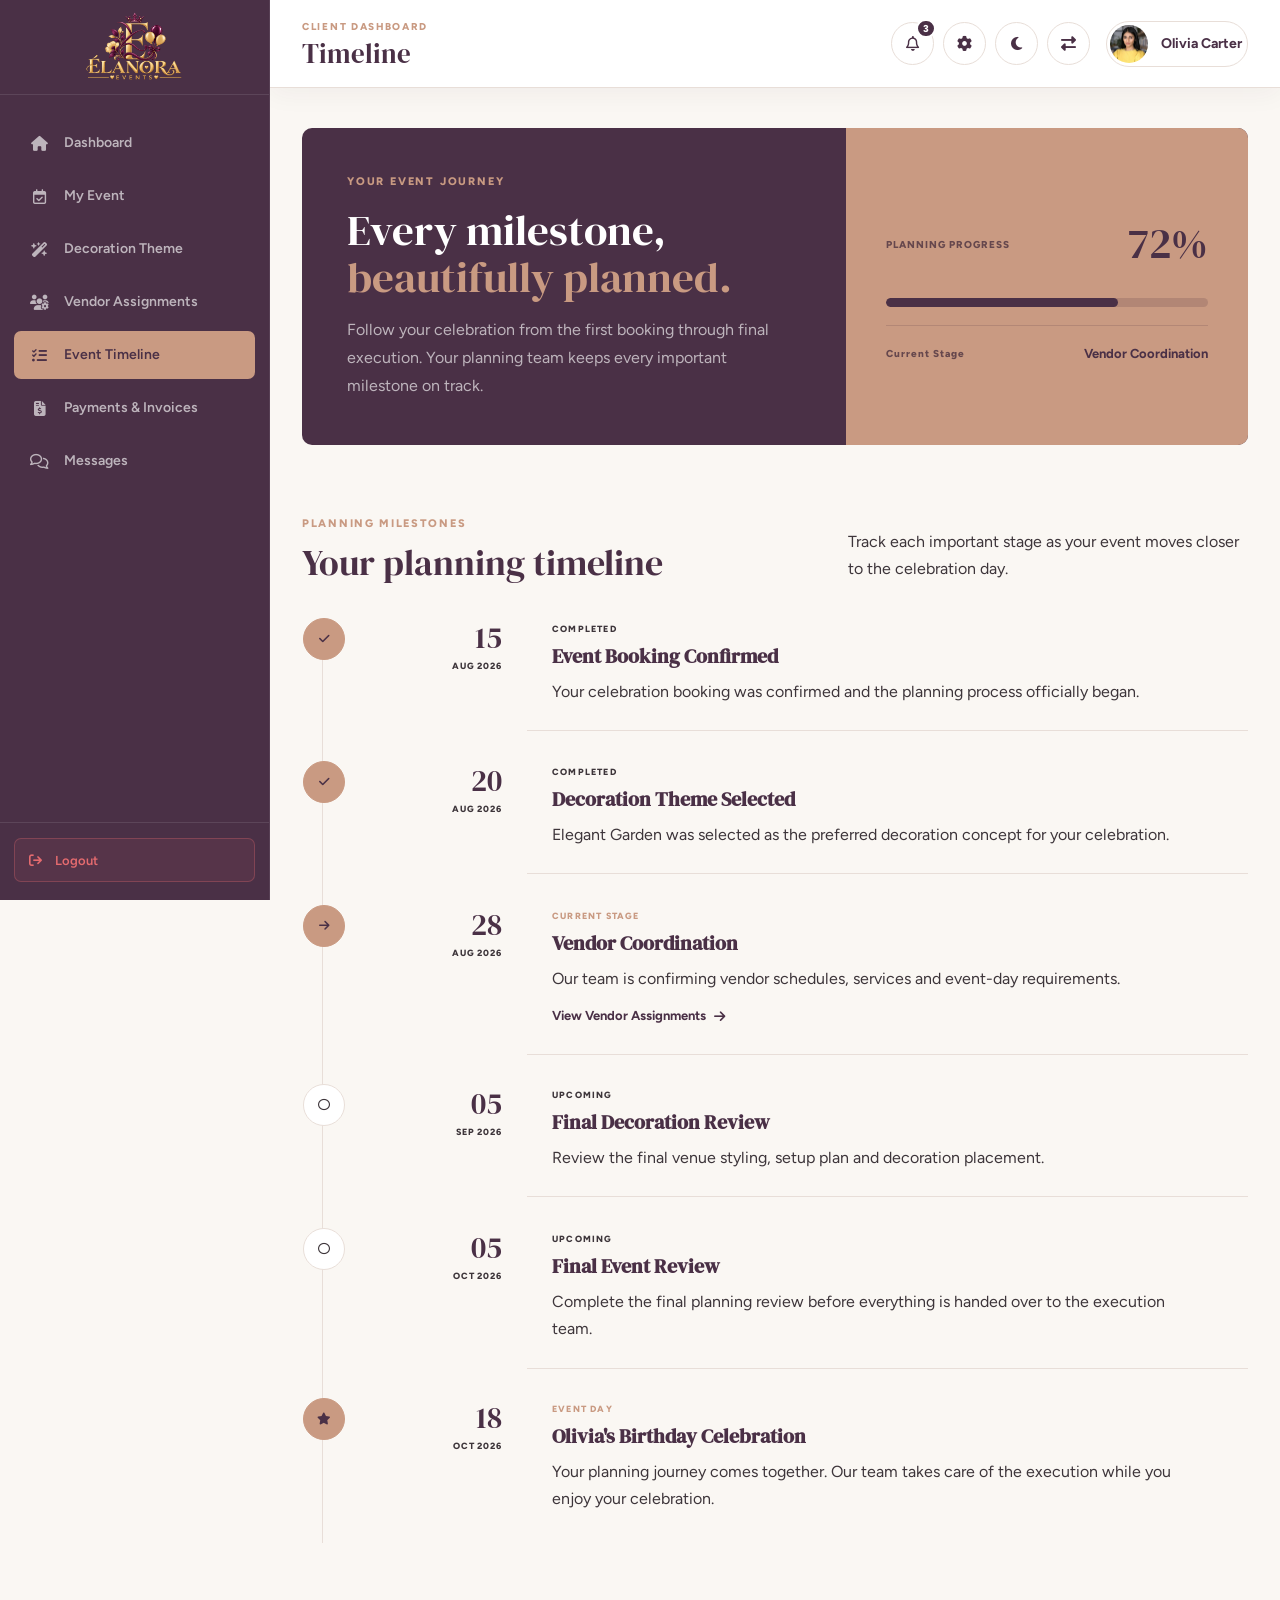
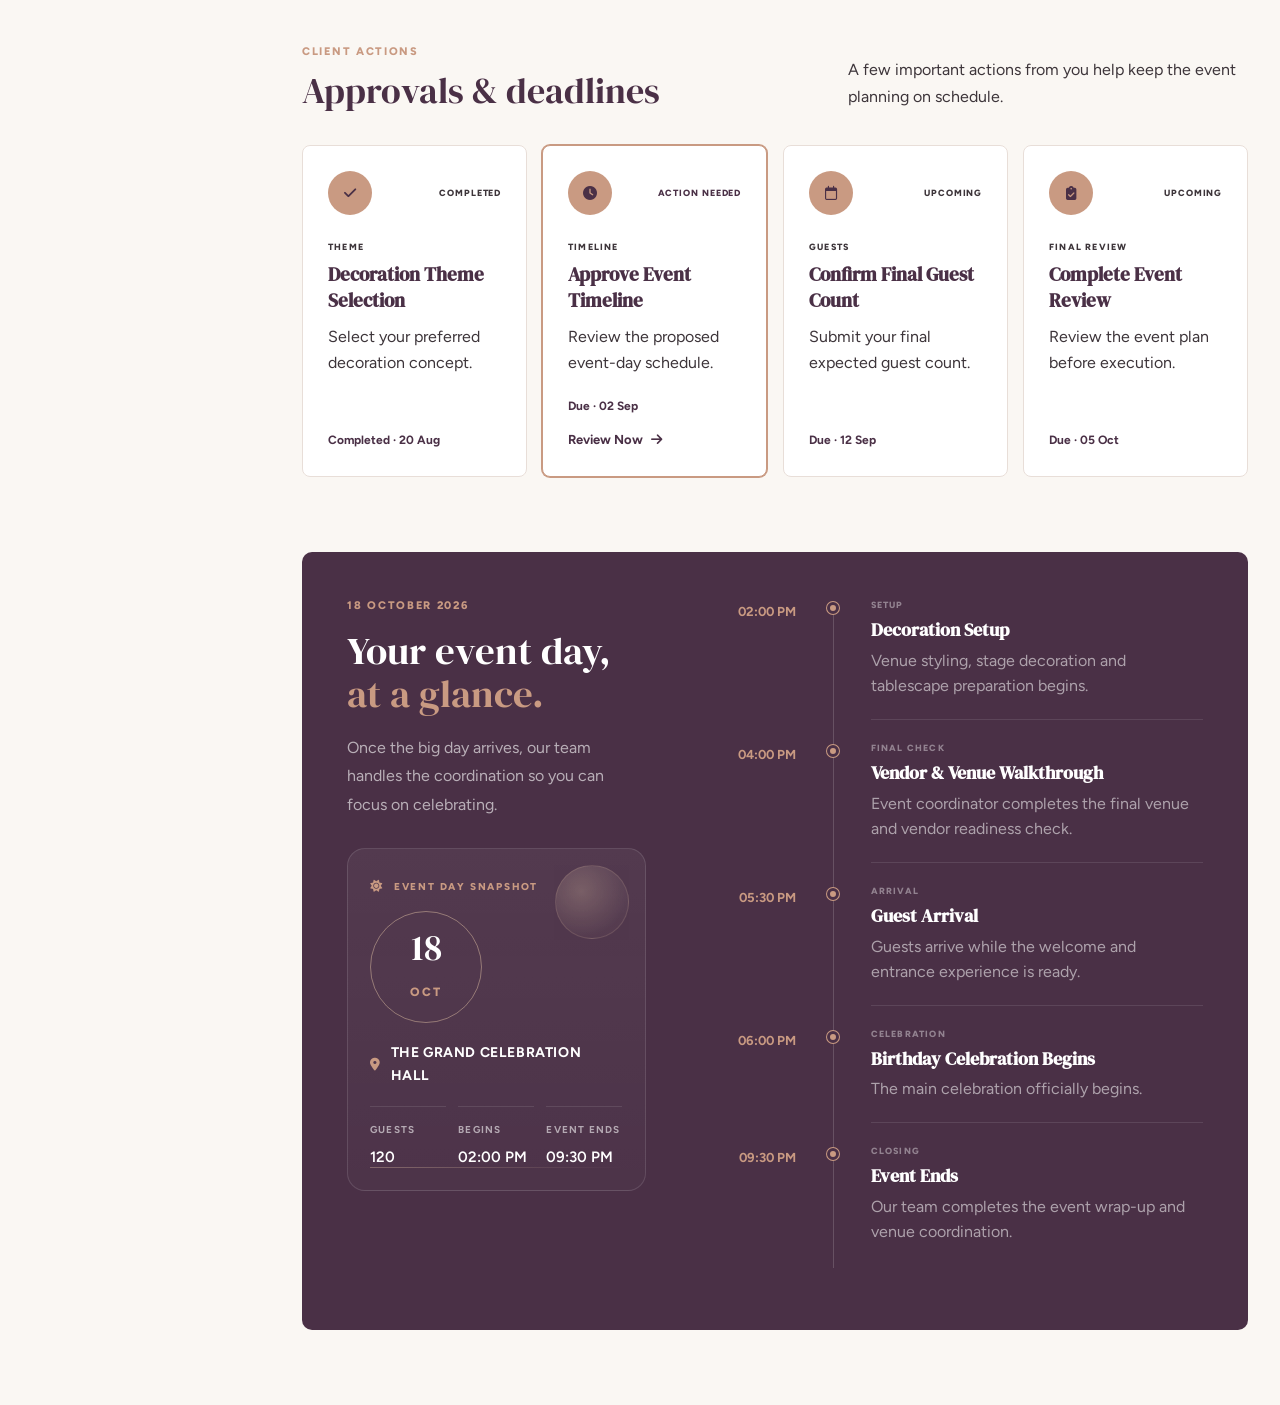
<file: d5.html>
<!DOCTYPE html>
<html lang="en">

<head>
    <meta charset="UTF-8">

    <!-- Responsive -->
    <meta name="viewport" content="width=device-width, initial-scale=1.0">

    <!-- SEO -->
    <meta name="description"
        content="Élanora Events - Elegant birthday, anniversary and corporate event planning services.">
    <meta name="keywords"
        content="event planner, birthday planner, anniversary events, corporate events, event decoration">
    <meta name="author" content="Élanora Events">

    <!-- Page Title -->
    <title>Élanora Events</title>

    <!-- Favicon -->
    <link rel="icon" type="image/png" href="images/logo.png">

    <!-- Google Fonts -->
    <link rel="preconnect" href="https://fonts.googleapis.com">
    <link rel="preconnect" href="https://fonts.gstatic.com" crossorigin>

    <link
        href="https://fonts.googleapis.com/css2?family=DM+Serif+Display:ital@0;1&family=Figtree:wght@300;400;500;600;700;800&display=swap"
        rel="stylesheet">

    <!-- Font Awesome -->
    <link rel="stylesheet" href="https://cdnjs.cloudflare.com/ajax/libs/font-awesome/6.7.2/css/all.min.css">

    <!-- Main CSS -->
    <link rel="stylesheet" href="css/dashboard.css">
</head>

<body class="elanora-dashboard-body">


    <!-- =====================================================
         SIDEBAR
         ===================================================== -->

    <aside class="elanora-dashboard-sidebar" id="dashboardSidebar">


        <!-- SIDEBAR TOP -->

        <div class="elanora-sidebar-top">


            <!-- LOGO -->

            <a href="index.html" class="elanora-dashboard-logo">

                <img src="images/logo-light.png" alt="Élanora Events">

            </a>


            <!-- MOBILE CLOSE -->

            <button type="button" class="elanora-sidebar-close" id="sidebarClose" aria-label="Close sidebar">

                <i class="fa-solid fa-xmark"></i>

            </button>

        </div>



        <!-- =================================================
             SIDEBAR MENU
             ================================================= -->

        <nav class="elanora-dashboard-nav">


            <!-- OVERVIEW -->

            <a href="dashboard.html" class="elanora-dashboard-link">

                <i class="fa-solid fa-house"></i>

                <span>
                    Dashboard
                </span>

            </a>


            <!-- MY EVENT -->

            <a href="d2.html" class="elanora-dashboard-link">

                <i class="fa-regular fa-calendar-check"></i>

                <span>
                    My Event
                </span>

            </a>


            <!-- DECORATION -->

            <a href="d3.html" class="elanora-dashboard-link">

                <i class="fa-solid fa-wand-magic-sparkles"></i>

                <span>
                    Decoration Theme
                </span>

            </a>


            <!-- VENDORS -->

            <a href="d4.html" class="elanora-dashboard-link">

                <i class="fa-solid fa-users-gear"></i>

                <span>
                    Vendor Assignments
                </span>

            </a>


            <!-- TIMELINE -->

            <a href="d5.html" class="elanora-dashboard-link active">

                <i class="fa-solid fa-list-check"></i>

                <span>
                    Event Timeline
                </span>

            </a>


            <!-- PAYMENTS -->

            <a href="d6.html" class="elanora-dashboard-link">

                <i class="fa-solid fa-file-invoice-dollar"></i>

                <span>
                    Payments & Invoices
                </span>

            </a>


            <!-- MESSAGES -->

            <a href="d7.html" class="elanora-dashboard-link">

                <i class="fa-regular fa-comments"></i>

                <span>
                    Messages
                </span>

            </a>


        </nav>

        <div class="elanora-mobile-sidebar-controls">

            <!-- NOTIFICATION + SETTINGS ROW -->

            <div class="elanora-mobile-sidebar-icon-row">

                <!-- NOTIFICATIONS -->

                <button type="button" class="elanora-mobile-sidebar-control" aria-label="Notifications">

                    <span class="elanora-mobile-control-icon">

                        <i class="fa-regular fa-bell"></i>

                        <span class="elanora-mobile-notification-count">
                            3
                        </span>

                    </span>

                    <span>
                        Notifications
                    </span>

                </button>


                <!-- SETTINGS -->

                <button type="button" class="elanora-mobile-sidebar-control" aria-label="Settings">

                    <span class="elanora-mobile-control-icon">

                        <i class="fa-solid fa-gear"></i>

                    </span>

                    <span>
                        Settings
                    </span>

                </button>

            </div>


            <!-- PROFILE -->

            <button type="button" class="elanora-mobile-sidebar-profile" aria-label="Client profile">

                <img src="images/client-profile.jpg" alt="Olivia Carter">

                <span>

                    <strong>
                        Olivia Carter
                    </strong>

                    <small>
                        Client Profile
                    </small>

                </span>

            </button>

        </div>

        <!-- =================================================
             SIDEBAR BOTTOM
             ================================================= -->

        <div class="elanora-sidebar-bottom">


            <!-- LOGOUT -->

            <button type="button" class="elanora-dashboard-logout" id="dashboardLogout">

                <i class="fa-solid fa-arrow-right-from-bracket"></i>

                <span>
                    Logout
                </span>

            </button>

        </div>


    </aside>



    <!-- =====================================================
         MOBILE SIDEBAR OVERLAY
         ===================================================== -->

    <div class="elanora-sidebar-overlay" id="sidebarOverlay"></div>



    <!-- =====================================================
         DASHBOARD MAIN
         ===================================================== -->

    <div class="elanora-dashboard-main">


        <!-- =================================================
             FIXED HEADER
             ================================================= -->

        <header class="elanora-dashboard-header">


            <!-- LEFT -->

            <div class="elanora-dashboard-header-left">


                <!-- MOBILE MENU -->

                <button type="button" class="elanora-dashboard-menu-toggle" id="sidebarOpen" aria-label="Open sidebar">

                    <i class="fa-solid fa-bars"></i>

                </button>


                <div class="elanora-dashboard-page-title">

                    <span>
                        CLIENT DASHBOARD
                    </span>

                    <h1>
                        Timeline
                    </h1>

                </div>

            </div>



            <!-- RIGHT -->

            <div class="elanora-dashboard-header-right">

                <!-- NOTIFICATIONS -->

                <button type="button" class="elanora-dashboard-header-btn elanora-notification-btn"
                    aria-label="3 notifications">

                    <i class="fa-regular fa-bell"></i>

                    <span class="elanora-notification-count">
                        3
                    </span>

                </button>


                <!-- SETTINGS -->

                <button type="button" class="elanora-dashboard-header-btn" aria-label="Settings">

                    <i class="fa-solid fa-gear"></i>

                </button>


                <!-- DARK MODE -->

                <button type="button" class="elanora-dashboard-header-btn" id="dashboardThemeToggle"
                    aria-label="Toggle dark mode">

                    <i class="fa-solid fa-moon"></i>

                </button>


                <!-- RTL -->

                <button type="button" class="elanora-dashboard-header-btn" id="dashboardRtlToggle"
                    aria-label="Toggle RTL mode">

                    <i class="fa-solid fa-right-left"></i>

                </button>


                <!-- CLIENT PROFILE -->

                <button type="button" class="elanora-dashboard-profile" aria-label="Client profile">

                    <img src="images/client-profile.jpg" alt="Olivia Carter">

                    <span>
                        Olivia Carter
                    </span>

                </button>


            </div>

        </header>


        <!-- =========================================================
     EVENT TIMELINE PAGE
     ========================================================= -->

        <main class="elanora-dashboard-content">


            <!-- =====================================================
         SECTION 01 — EVENT JOURNEY OVERVIEW
         ===================================================== -->

            <section class="elanora-timeline-overview">

                <div class="elanora-timeline-overview-main">

                    <span class="elanora-timeline-eyebrow">
                        YOUR EVENT JOURNEY
                    </span>

                    <h2>
                        Every milestone,
                        <strong>beautifully planned.</strong>
                    </h2>

                    <p>
                        Follow your celebration from the first booking
                        through final execution. Your planning team keeps
                        every important milestone on track.
                    </p>

                </div>


                <div class="elanora-timeline-progress-box">

                    <div class="elanora-timeline-progress-top">

                        <span>
                            PLANNING PROGRESS
                        </span>

                        <strong>
                            72%
                        </strong>

                    </div>


                    <div class="elanora-timeline-progress-track">

                        <div class="elanora-timeline-progress-fill" style="width: 72%;"></div>

                    </div>


                    <div class="elanora-timeline-progress-bottom">

                        <span>
                            Current Stage
                        </span>

                        <strong>
                            Vendor Coordination
                        </strong>

                    </div>

                </div>

            </section>



            <!-- =====================================================
         SECTION 02 — PLANNING TIMELINE
         ===================================================== -->

            <section class="elanora-planning-timeline">


                <div class="elanora-timeline-section-heading">

                    <div>

                        <span>
                            PLANNING MILESTONES
                        </span>

                        <h2>
                            Your planning timeline
                        </h2>

                    </div>

                    <p>
                        Track each important stage as your event moves
                        closer to the celebration day.
                    </p>

                </div>


                <div class="elanora-main-timeline">


                    <!-- TIMELINE ITEM 01 -->

                    <article class="elanora-main-timeline-item completed">

                        <div class="elanora-main-timeline-marker">

                            <i class="fa-solid fa-check"></i>

                        </div>


                        <div class="elanora-main-timeline-date">

                            <strong>
                                15
                            </strong>

                            <span>
                                AUG 2026
                            </span>

                        </div>


                        <div class="elanora-main-timeline-content">

                            <span>
                                COMPLETED
                            </span>

                            <h3>
                                Event Booking Confirmed
                            </h3>

                            <p>
                                Your celebration booking was confirmed
                                and the planning process officially began.
                            </p>

                        </div>

                    </article>



                    <!-- TIMELINE ITEM 02 -->

                    <article class="elanora-main-timeline-item completed">

                        <div class="elanora-main-timeline-marker">

                            <i class="fa-solid fa-check"></i>

                        </div>


                        <div class="elanora-main-timeline-date">

                            <strong>
                                20
                            </strong>

                            <span>
                                AUG 2026
                            </span>

                        </div>


                        <div class="elanora-main-timeline-content">

                            <span>
                                COMPLETED
                            </span>

                            <h3>
                                Decoration Theme Selected
                            </h3>

                            <p>
                                Elegant Garden was selected as the preferred
                                decoration concept for your celebration.
                            </p>

                        </div>

                    </article>



                    <!-- TIMELINE ITEM 03 -->

                    <article class="elanora-main-timeline-item active">

                        <div class="elanora-main-timeline-marker">

                            <i class="fa-solid fa-arrow-right"></i>

                        </div>


                        <div class="elanora-main-timeline-date">

                            <strong>
                                28
                            </strong>

                            <span>
                                AUG 2026
                            </span>

                        </div>


                        <div class="elanora-main-timeline-content">

                            <span>
                                CURRENT STAGE
                            </span>

                            <h3>
                                Vendor Coordination
                            </h3>

                            <p>
                                Our team is confirming vendor schedules,
                                services and event-day requirements.
                            </p>

                            <a href="#">
                                View Vendor Assignments
                                <i class="fa-solid fa-arrow-right"></i>
                            </a>

                        </div>

                    </article>



                    <!-- TIMELINE ITEM 04 -->

                    <article class="elanora-main-timeline-item">

                        <div class="elanora-main-timeline-marker">

                            <i class="fa-regular fa-circle"></i>

                        </div>


                        <div class="elanora-main-timeline-date">

                            <strong>
                                05
                            </strong>

                            <span>
                                SEP 2026
                            </span>

                        </div>


                        <div class="elanora-main-timeline-content">

                            <span>
                                UPCOMING
                            </span>

                            <h3>
                                Final Decoration Review
                            </h3>

                            <p>
                                Review the final venue styling, setup plan
                                and decoration placement.
                            </p>

                        </div>

                    </article>



                    <!-- TIMELINE ITEM 05 -->

                    <article class="elanora-main-timeline-item">

                        <div class="elanora-main-timeline-marker">

                            <i class="fa-regular fa-circle"></i>

                        </div>


                        <div class="elanora-main-timeline-date">

                            <strong>
                                05
                            </strong>

                            <span>
                                OCT 2026
                            </span>

                        </div>


                        <div class="elanora-main-timeline-content">

                            <span>
                                UPCOMING
                            </span>

                            <h3>
                                Final Event Review
                            </h3>

                            <p>
                                Complete the final planning review before
                                everything is handed over to the execution team.
                            </p>

                        </div>

                    </article>



                    <!-- TIMELINE ITEM 06 -->

                    <article class="elanora-main-timeline-item final">

                        <div class="elanora-main-timeline-marker">

                            <i class="fa-solid fa-star"></i>

                        </div>


                        <div class="elanora-main-timeline-date">

                            <strong>
                                18
                            </strong>

                            <span>
                                OCT 2026
                            </span>

                        </div>


                        <div class="elanora-main-timeline-content">

                            <span>
                                EVENT DAY
                            </span>

                            <h3>
                                Olivia's Birthday Celebration
                            </h3>

                            <p>
                                Your planning journey comes together.
                                Our team takes care of the execution while
                                you enjoy your celebration.
                            </p>

                        </div>

                    </article>


                </div>

            </section>



            <!-- =====================================================
         SECTION 03 — CLIENT DEADLINES
         ===================================================== -->

            <section class="elanora-timeline-deadlines">


                <div class="elanora-timeline-section-heading">

                    <div>

                        <span>
                            CLIENT ACTIONS
                        </span>

                        <h2>
                            Approvals & deadlines
                        </h2>

                    </div>

                    <p>
                        A few important actions from you help keep
                        the event planning on schedule.
                    </p>

                </div>


                <div class="elanora-deadline-grid">


                    <!-- DEADLINE 01 -->

                    <article class="elanora-deadline-card completed">

                        <div class="elanora-deadline-card-top">

                            <div class="elanora-deadline-icon">

                                <i class="fa-solid fa-check"></i>

                            </div>

                            <span>
                                COMPLETED
                            </span>

                        </div>

                        <span class="elanora-deadline-type">
                            THEME
                        </span>

                        <h3>
                            Decoration Theme Selection
                        </h3>

                        <p>
                            Select your preferred decoration concept.
                        </p>

                        <strong>
                            Completed · 20 Aug
                        </strong>

                    </article>



                    <!-- DEADLINE 02 -->

                    <article class="elanora-deadline-card active">

                        <div class="elanora-deadline-card-top">

                            <div class="elanora-deadline-icon">

                                <i class="fa-solid fa-clock"></i>

                            </div>

                            <span>
                                ACTION NEEDED
                            </span>

                        </div>

                        <span class="elanora-deadline-type">
                            TIMELINE
                        </span>

                        <h3>
                            Approve Event Timeline
                        </h3>

                        <p>
                            Review the proposed event-day schedule.
                        </p>

                        <strong>
                            Due · 02 Sep
                        </strong>

                        <a href="#">
                            Review Now
                            <i class="fa-solid fa-arrow-right"></i>
                        </a>

                    </article>



                    <!-- DEADLINE 03 -->

                    <article class="elanora-deadline-card">

                        <div class="elanora-deadline-card-top">

                            <div class="elanora-deadline-icon">

                                <i class="fa-regular fa-calendar"></i>

                            </div>

                            <span>
                                UPCOMING
                            </span>

                        </div>

                        <span class="elanora-deadline-type">
                            GUESTS
                        </span>

                        <h3>
                            Confirm Final Guest Count
                        </h3>

                        <p>
                            Submit your final expected guest count.
                        </p>

                        <strong>
                            Due · 12 Sep
                        </strong>

                    </article>



                    <!-- DEADLINE 04 -->

                    <article class="elanora-deadline-card">

                        <div class="elanora-deadline-card-top">

                            <div class="elanora-deadline-icon">

                                <i class="fa-solid fa-clipboard-check"></i>

                            </div>

                            <span>
                                UPCOMING
                            </span>

                        </div>

                        <span class="elanora-deadline-type">
                            FINAL REVIEW
                        </span>

                        <h3>
                            Complete Event Review
                        </h3>

                        <p>
                            Review the event plan before execution.
                        </p>

                        <strong>
                            Due · 05 Oct
                        </strong>

                    </article>


                </div>

            </section>



            <!-- =====================================================
         SECTION 04 — EVENT DAY SCHEDULE
         ===================================================== -->

            <section class="elanora-event-day-schedule">


                <div class="elanora-event-day-intro">

                    <span>
                        18 OCTOBER 2026
                    </span>

                    <h2>
                        Your event day,
                        <strong>at a glance.</strong>
                    </h2>

                    <p>
                        Once the big day arrives, our team handles the
                        coordination so you can focus on celebrating.
                    </p>


                    <div class="elanora-event-day-snapshot" aria-label="Event day snapshot">

                        <div class="elanora-event-day-snapshot-kicker">

                            <i class="fa-solid fa-sun" aria-hidden="true"></i>

                            <span>
                                EVENT DAY SNAPSHOT
                            </span>

                        </div>


                        <div class="elanora-event-day-snapshot-date">

                            <strong>
                                18
                            </strong>

                            <span>
                                OCT
                            </span>

                        </div>


                        <div class="elanora-event-day-snapshot-venue">

                            <i class="fa-solid fa-location-dot" aria-hidden="true"></i>

                            <span>
                                THE GRAND CELEBRATION HALL
                            </span>

                        </div>


                        <div class="elanora-event-day-snapshot-grid">

                            <div class="elanora-event-day-snapshot-stat">

                                <span>
                                    Guests
                                </span>

                                <strong>
                                    120
                                </strong>

                            </div>


                            <div class="elanora-event-day-snapshot-stat">

                                <span>
                                    Begins
                                </span>

                                <strong>
                                    02:00 PM
                                </strong>

                            </div>


                            <div class="elanora-event-day-snapshot-stat">

                                <span>
                                    Event Ends
                                </span>

                                <strong>
                                    09:30 PM
                                </strong>

                            </div>

                        </div>

                    </div>

                </div>


                <div class="elanora-event-day-list">


                    <!-- 02 PM -->

                    <div class="elanora-event-day-item">

                        <div class="elanora-event-day-time">
                            02:00 PM
                        </div>

                        <div class="elanora-event-day-dot"></div>

                        <div class="elanora-event-day-info">

                            <span>
                                SETUP
                            </span>

                            <h3>
                                Decoration Setup
                            </h3>

                            <p>
                                Venue styling, stage decoration and
                                tablescape preparation begins.
                            </p>

                        </div>

                    </div>



                    <!-- 04 PM -->

                    <div class="elanora-event-day-item">

                        <div class="elanora-event-day-time">
                            04:00 PM
                        </div>

                        <div class="elanora-event-day-dot"></div>

                        <div class="elanora-event-day-info">

                            <span>
                                FINAL CHECK
                            </span>

                            <h3>
                                Vendor & Venue Walkthrough
                            </h3>

                            <p>
                                Event coordinator completes the final
                                venue and vendor readiness check.
                            </p>

                        </div>

                    </div>



                    <!-- 05:30 PM -->

                    <div class="elanora-event-day-item">

                        <div class="elanora-event-day-time">
                            05:30 PM
                        </div>

                        <div class="elanora-event-day-dot"></div>

                        <div class="elanora-event-day-info">

                            <span>
                                ARRIVAL
                            </span>

                            <h3>
                                Guest Arrival
                            </h3>

                            <p>
                                Guests arrive while the welcome and
                                entrance experience is ready.
                            </p>

                        </div>

                    </div>



                    <!-- 06 PM -->

                    <div class="elanora-event-day-item">

                        <div class="elanora-event-day-time">
                            06:00 PM
                        </div>

                        <div class="elanora-event-day-dot"></div>

                        <div class="elanora-event-day-info">

                            <span>
                                CELEBRATION
                            </span>

                            <h3>
                                Birthday Celebration Begins
                            </h3>

                            <p>
                                The main celebration officially begins.
                            </p>

                        </div>

                    </div>



                    <!-- 09:30 PM -->

                    <div class="elanora-event-day-item last">

                        <div class="elanora-event-day-time">
                            09:30 PM
                        </div>

                        <div class="elanora-event-day-dot"></div>

                        <div class="elanora-event-day-info">

                            <span>
                                CLOSING
                            </span>

                            <h3>
                                Event Ends
                            </h3>

                            <p>
                                Our team completes the event wrap-up
                                and venue coordination.
                            </p>

                        </div>

                    </div>


                </div>

            </section>


        </main>


    </div>



    <!-- =====================================================
         LOGOUT CONFIRMATION
         ===================================================== -->

    <div class="elanora-logout-modal" id="logoutModal">

        <div class="elanora-logout-modal-overlay"></div>


        <div class="elanora-logout-modal-card" role="dialog" aria-modal="true" aria-labelledby="logoutTitle">

            <div class="elanora-logout-icon">

                <i class="fa-solid fa-arrow-right-from-bracket"></i>

            </div>


            <h2 id="logoutTitle">
                Logout?
            </h2>


            <p>
                Are you sure you want to logout from your
                client dashboard?
            </p>


            <div class="elanora-logout-actions">

                <button type="button" class="elanora-logout-no" id="logoutNo">
                    No
                </button>


                <button type="button" class="elanora-logout-yes" id="logoutYes">
                    Yes, Logout
                </button>

            </div>

        </div>

    </div>

    <!-- Main JavaScript -->
    <script src="js/dashboard.js"></script>

</body>

</html>
</file>
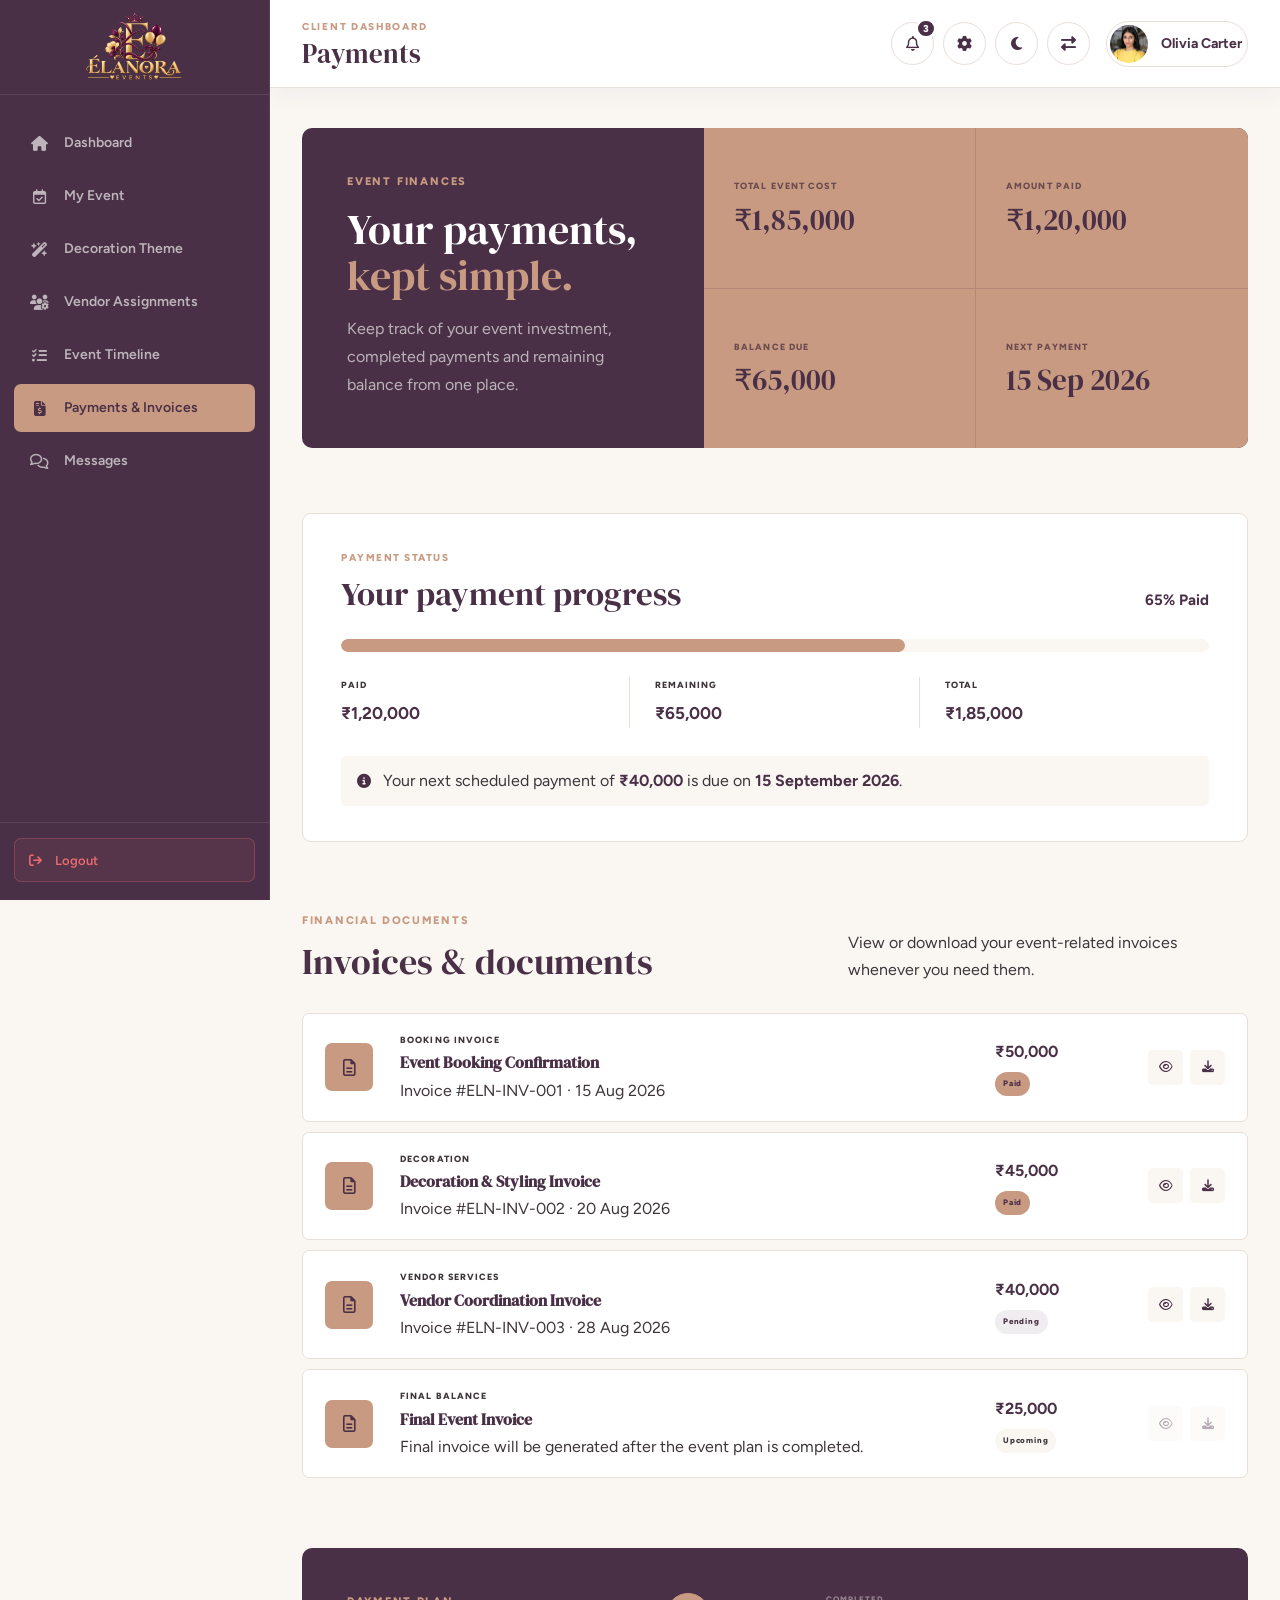
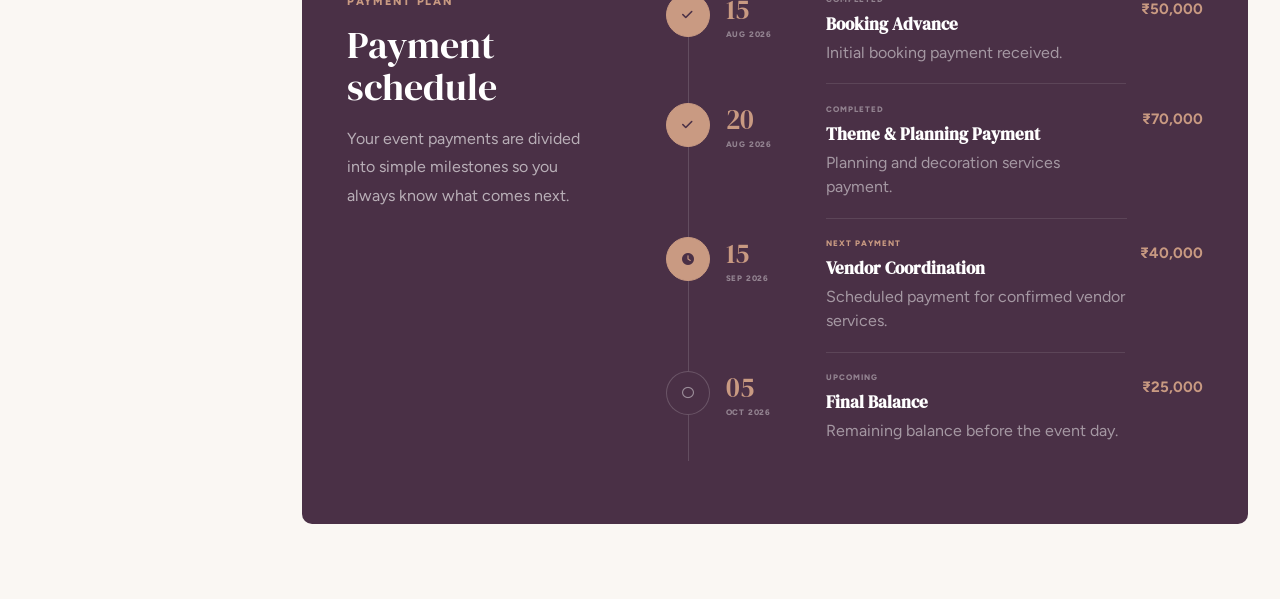
<file: d6.html>
<!DOCTYPE html>
<html lang="en">

<head>
    <meta charset="UTF-8">

    <!-- Responsive -->
    <meta name="viewport" content="width=device-width, initial-scale=1.0">

    <!-- SEO -->
    <meta name="description"
        content="Élanora Events - Elegant birthday, anniversary and corporate event planning services.">
    <meta name="keywords"
        content="event planner, birthday planner, anniversary events, corporate events, event decoration">
    <meta name="author" content="Élanora Events">

    <!-- Page Title -->
    <title>Élanora Events</title>

    <!-- Favicon -->
    <link rel="icon" type="image/png" href="images/logo.png">

    <!-- Google Fonts -->
    <link rel="preconnect" href="https://fonts.googleapis.com">
    <link rel="preconnect" href="https://fonts.gstatic.com" crossorigin>

    <link
        href="https://fonts.googleapis.com/css2?family=DM+Serif+Display:ital@0;1&family=Figtree:wght@300;400;500;600;700;800&display=swap"
        rel="stylesheet">

    <!-- Font Awesome -->
    <link rel="stylesheet" href="https://cdnjs.cloudflare.com/ajax/libs/font-awesome/6.7.2/css/all.min.css">

    <!-- Main CSS -->
    <link rel="stylesheet" href="css/dashboard.css">
</head>

<body class="elanora-dashboard-body">


    <!-- =====================================================
         SIDEBAR
         ===================================================== -->

    <aside class="elanora-dashboard-sidebar" id="dashboardSidebar">


        <!-- SIDEBAR TOP -->

        <div class="elanora-sidebar-top">


            <!-- LOGO -->

            <a href="index.html" class="elanora-dashboard-logo">

                <img src="images/logo-light.png" alt="Élanora Events">

            </a>


            <!-- MOBILE CLOSE -->

            <button type="button" class="elanora-sidebar-close" id="sidebarClose" aria-label="Close sidebar">

                <i class="fa-solid fa-xmark"></i>

            </button>

        </div>



        <!-- =================================================
             SIDEBAR MENU
             ================================================= -->

        <nav class="elanora-dashboard-nav">


            <!-- OVERVIEW -->

            <a href="dashboard.html" class="elanora-dashboard-link">

                <i class="fa-solid fa-house"></i>

                <span>
                    Dashboard
                </span>

            </a>


            <!-- MY EVENT -->

            <a href="d2.html" class="elanora-dashboard-link">

                <i class="fa-regular fa-calendar-check"></i>

                <span>
                    My Event
                </span>

            </a>


            <!-- DECORATION -->

            <a href="d3.html" class="elanora-dashboard-link">

                <i class="fa-solid fa-wand-magic-sparkles"></i>

                <span>
                    Decoration Theme
                </span>

            </a>


            <!-- VENDORS -->

            <a href="d4.html" class="elanora-dashboard-link">

                <i class="fa-solid fa-users-gear"></i>

                <span>
                    Vendor Assignments
                </span>

            </a>


            <!-- TIMELINE -->

            <a href="d5.html" class="elanora-dashboard-link">

                <i class="fa-solid fa-list-check"></i>

                <span>
                    Event Timeline
                </span>

            </a>


            <!-- PAYMENTS -->

            <a href="d6.html" class="elanora-dashboard-link active">

                <i class="fa-solid fa-file-invoice-dollar"></i>

                <span>
                    Payments & Invoices
                </span>

            </a>


            <!-- MESSAGES -->

            <a href="d7.html" class="elanora-dashboard-link">

                <i class="fa-regular fa-comments"></i>

                <span>
                    Messages
                </span>

            </a>


        </nav>

        <div class="elanora-mobile-sidebar-controls">

            <!-- NOTIFICATION + SETTINGS ROW -->

            <div class="elanora-mobile-sidebar-icon-row">

                <!-- NOTIFICATIONS -->

                <button type="button" class="elanora-mobile-sidebar-control" aria-label="Notifications">

                    <span class="elanora-mobile-control-icon">

                        <i class="fa-regular fa-bell"></i>

                        <span class="elanora-mobile-notification-count">
                            3
                        </span>

                    </span>

                    <span>
                        Notifications
                    </span>

                </button>


                <!-- SETTINGS -->

                <button type="button" class="elanora-mobile-sidebar-control" aria-label="Settings">

                    <span class="elanora-mobile-control-icon">

                        <i class="fa-solid fa-gear"></i>

                    </span>

                    <span>
                        Settings
                    </span>

                </button>

            </div>


            <!-- PROFILE -->

            <button type="button" class="elanora-mobile-sidebar-profile" aria-label="Client profile">

                <img src="images/client-profile.jpg" alt="Olivia Carter">

                <span>

                    <strong>
                        Olivia Carter
                    </strong>

                    <small>
                        Client Profile
                    </small>

                </span>

            </button>

        </div>

        <!-- =================================================
             SIDEBAR BOTTOM
             ================================================= -->

        <div class="elanora-sidebar-bottom">


            <!-- LOGOUT -->

            <button type="button" class="elanora-dashboard-logout" id="dashboardLogout">

                <i class="fa-solid fa-arrow-right-from-bracket"></i>

                <span>
                    Logout
                </span>

            </button>

        </div>


    </aside>



    <!-- =====================================================
         MOBILE SIDEBAR OVERLAY
         ===================================================== -->

    <div class="elanora-sidebar-overlay" id="sidebarOverlay"></div>



    <!-- =====================================================
         DASHBOARD MAIN
         ===================================================== -->

    <div class="elanora-dashboard-main">


        <!-- =================================================
             FIXED HEADER
             ================================================= -->

        <header class="elanora-dashboard-header">


            <!-- LEFT -->

            <div class="elanora-dashboard-header-left">


                <!-- MOBILE MENU -->

                <button type="button" class="elanora-dashboard-menu-toggle" id="sidebarOpen" aria-label="Open sidebar">

                    <i class="fa-solid fa-bars"></i>

                </button>


                <div class="elanora-dashboard-page-title">

                    <span>
                        CLIENT DASHBOARD
                    </span>

                    <h1>
                        Payments
                    </h1>

                </div>

            </div>



            <!-- RIGHT -->

            <div class="elanora-dashboard-header-right">

                <!-- NOTIFICATIONS -->

                <button type="button" class="elanora-dashboard-header-btn elanora-notification-btn"
                    aria-label="3 notifications">

                    <i class="fa-regular fa-bell"></i>

                    <span class="elanora-notification-count">
                        3
                    </span>

                </button>


                <!-- SETTINGS -->

                <button type="button" class="elanora-dashboard-header-btn" aria-label="Settings">

                    <i class="fa-solid fa-gear"></i>

                </button>


                <!-- DARK MODE -->

                <button type="button" class="elanora-dashboard-header-btn" id="dashboardThemeToggle"
                    aria-label="Toggle dark mode">

                    <i class="fa-solid fa-moon"></i>

                </button>


                <!-- RTL -->

                <button type="button" class="elanora-dashboard-header-btn" id="dashboardRtlToggle"
                    aria-label="Toggle RTL mode">

                    <i class="fa-solid fa-right-left"></i>

                </button>


                <!-- CLIENT PROFILE -->

                <button type="button" class="elanora-dashboard-profile" aria-label="Client profile">

                    <img src="images/client-profile.jpg" alt="Olivia Carter">

                    <span>
                        Olivia Carter
                    </span>

                </button>


            </div>

        </header>



        <!-- =========================================================
     PAYMENTS & INVOICES PAGE
     ========================================================= -->

        <main class="elanora-dashboard-content">


            <!-- =====================================================
         SECTION 01 — PAYMENT OVERVIEW
         ===================================================== -->

            <section class="elanora-payment-overview">

                <div class="elanora-payment-overview-intro">

                    <span>
                        EVENT FINANCES
                    </span>

                    <h2>
                        Your payments,
                        <strong>kept simple.</strong>
                    </h2>

                    <p>
                        Keep track of your event investment, completed
                        payments and remaining balance from one place.
                    </p>

                </div>


                <div class="elanora-payment-summary">


                    <!-- TOTAL COST -->

                    <div class="elanora-payment-summary-item">

                        <span>
                            TOTAL EVENT COST
                        </span>

                        <strong>
                            ₹1,85,000
                        </strong>

                    </div>


                    <!-- PAID -->

                    <div class="elanora-payment-summary-item">

                        <span>
                            AMOUNT PAID
                        </span>

                        <strong>
                            ₹1,20,000
                        </strong>

                    </div>


                    <!-- BALANCE -->

                    <div class="elanora-payment-summary-item">

                        <span>
                            BALANCE DUE
                        </span>

                        <strong>
                            ₹65,000
                        </strong>

                    </div>


                    <!-- NEXT PAYMENT -->

                    <div class="elanora-payment-summary-item">

                        <span>
                            NEXT PAYMENT
                        </span>

                        <strong>
                            15 Sep 2026
                        </strong>

                    </div>


                </div>

            </section>



            <!-- =====================================================
         SECTION 02 — PAYMENT PROGRESS
         ===================================================== -->

            <section class="elanora-payment-progress">


                <div class="elanora-payment-progress-heading">

                    <div>

                        <span>
                            PAYMENT STATUS
                        </span>

                        <h2>
                            Your payment progress
                        </h2>

                    </div>

                    <strong>
                        65% Paid
                    </strong>

                </div>


                <div class="elanora-payment-progress-bar">

                    <div class="elanora-payment-progress-fill" style="width: 65%;"></div>

                </div>


                <div class="elanora-payment-progress-details">


                    <div>

                        <span>
                            PAID
                        </span>

                        <strong>
                            ₹1,20,000
                        </strong>

                    </div>


                    <div>

                        <span>
                            REMAINING
                        </span>

                        <strong>
                            ₹65,000
                        </strong>

                    </div>


                    <div>

                        <span>
                            TOTAL
                        </span>

                        <strong>
                            ₹1,85,000
                        </strong>

                    </div>


                </div>


                <div class="elanora-payment-progress-note">

                    <i class="fa-solid fa-circle-info"></i>

                    <p>
                        Your next scheduled payment of
                        <strong>₹40,000</strong> is due on
                        <strong>15 September 2026</strong>.
                    </p>

                </div>

            </section>



            <!-- =====================================================
         SECTION 03 — INVOICES & DOCUMENTS
         ===================================================== -->

            <section class="elanora-invoice-section">


                <div class="elanora-invoice-heading">

                    <div>

                        <span>
                            FINANCIAL DOCUMENTS
                        </span>

                        <h2>
                            Invoices & documents
                        </h2>

                    </div>

                    <p>
                        View or download your event-related invoices
                        whenever you need them.
                    </p>

                </div>


                <div class="elanora-invoice-list">


                    <!-- INVOICE 01 -->

                    <article class="elanora-invoice-row">

                        <div class="elanora-invoice-file-icon">

                            <i class="fa-regular fa-file-lines"></i>

                        </div>


                        <div class="elanora-invoice-info">

                            <span>
                                BOOKING INVOICE
                            </span>

                            <h3>
                                Event Booking Confirmation
                            </h3>

                            <p>
                                Invoice #ELN-INV-001 · 15 Aug 2026
                            </p>

                        </div>


                        <div class="elanora-invoice-amount">

                            <strong>
                                ₹50,000
                            </strong>

                            <span class="elanora-invoice-paid">
                                Paid
                            </span>

                        </div>


                        <div class="elanora-invoice-actions">

                            <a href="#" title="View Invoice">

                                <i class="fa-regular fa-eye"></i>

                            </a>

                            <a href="#" title="Download Invoice">

                                <i class="fa-solid fa-download"></i>

                            </a>

                        </div>

                    </article>



                    <!-- INVOICE 02 -->

                    <article class="elanora-invoice-row">

                        <div class="elanora-invoice-file-icon">

                            <i class="fa-regular fa-file-lines"></i>

                        </div>


                        <div class="elanora-invoice-info">

                            <span>
                                DECORATION
                            </span>

                            <h3>
                                Decoration & Styling Invoice
                            </h3>

                            <p>
                                Invoice #ELN-INV-002 · 20 Aug 2026
                            </p>

                        </div>


                        <div class="elanora-invoice-amount">

                            <strong>
                                ₹45,000
                            </strong>

                            <span class="elanora-invoice-paid">
                                Paid
                            </span>

                        </div>


                        <div class="elanora-invoice-actions">

                            <a href="#" title="View Invoice">

                                <i class="fa-regular fa-eye"></i>

                            </a>

                            <a href="#" title="Download Invoice">

                                <i class="fa-solid fa-download"></i>

                            </a>

                        </div>

                    </article>



                    <!-- INVOICE 03 -->

                    <article class="elanora-invoice-row">

                        <div class="elanora-invoice-file-icon">

                            <i class="fa-regular fa-file-lines"></i>

                        </div>


                        <div class="elanora-invoice-info">

                            <span>
                                VENDOR SERVICES
                            </span>

                            <h3>
                                Vendor Coordination Invoice
                            </h3>

                            <p>
                                Invoice #ELN-INV-003 · 28 Aug 2026
                            </p>

                        </div>


                        <div class="elanora-invoice-amount">

                            <strong>
                                ₹40,000
                            </strong>

                            <span class="elanora-invoice-pending">
                                Pending
                            </span>

                        </div>


                        <div class="elanora-invoice-actions">

                            <a href="#" title="View Invoice">

                                <i class="fa-regular fa-eye"></i>

                            </a>

                            <a href="#" title="Download Invoice">

                                <i class="fa-solid fa-download"></i>

                            </a>

                        </div>

                    </article>



                    <!-- INVOICE 04 -->

                    <article class="elanora-invoice-row upcoming">

                        <div class="elanora-invoice-file-icon">

                            <i class="fa-regular fa-file-lines"></i>

                        </div>


                        <div class="elanora-invoice-info">

                            <span>
                                FINAL BALANCE
                            </span>

                            <h3>
                                Final Event Invoice
                            </h3>

                            <p>
                                Final invoice will be generated after
                                the event plan is completed.
                            </p>

                        </div>


                        <div class="elanora-invoice-amount">

                            <strong>
                                ₹25,000
                            </strong>

                            <span class="elanora-invoice-upcoming">
                                Upcoming
                            </span>

                        </div>


                        <div class="elanora-invoice-actions disabled">

                            <a href="#" aria-disabled="true">

                                <i class="fa-regular fa-eye"></i>

                            </a>

                            <a href="#" aria-disabled="true">

                                <i class="fa-solid fa-download"></i>

                            </a>

                        </div>

                    </article>


                </div>

            </section>



            <!-- =====================================================
         SECTION 04 — PAYMENT SCHEDULE & HISTORY
         ===================================================== -->

            <section class="elanora-payment-schedule">


                <div class="elanora-payment-schedule-intro">

                    <span>
                        PAYMENT PLAN
                    </span>

                    <h2>
                        Payment schedule
                    </h2>

                    <p>
                        Your event payments are divided into simple
                        milestones so you always know what comes next.
                    </p>

                </div>


                <div class="elanora-payment-history">


                    <!-- PAYMENT 01 -->

                    <div class="elanora-payment-history-item completed">

                        <div class="elanora-payment-history-marker">

                            <i class="fa-solid fa-check"></i>

                        </div>


                        <div class="elanora-payment-history-date">

                            <strong>
                                15
                            </strong>

                            <span>
                                AUG 2026
                            </span>

                        </div>


                        <div class="elanora-payment-history-content">

                            <span>
                                COMPLETED
                            </span>

                            <h3>
                                Booking Advance
                            </h3>

                            <p>
                                Initial booking payment received.
                            </p>

                        </div>


                        <strong class="elanora-history-amount">
                            ₹50,000
                        </strong>

                    </div>



                    <!-- PAYMENT 02 -->

                    <div class="elanora-payment-history-item completed">

                        <div class="elanora-payment-history-marker">

                            <i class="fa-solid fa-check"></i>

                        </div>


                        <div class="elanora-payment-history-date">

                            <strong>
                                20
                            </strong>

                            <span>
                                AUG 2026
                            </span>

                        </div>


                        <div class="elanora-payment-history-content">

                            <span>
                                COMPLETED
                            </span>

                            <h3>
                                Theme & Planning Payment
                            </h3>

                            <p>
                                Planning and decoration services payment.
                            </p>

                        </div>


                        <strong class="elanora-history-amount">
                            ₹70,000
                        </strong>

                    </div>



                    <!-- PAYMENT 03 -->

                    <div class="elanora-payment-history-item active">

                        <div class="elanora-payment-history-marker">

                            <i class="fa-solid fa-clock"></i>

                        </div>


                        <div class="elanora-payment-history-date">

                            <strong>
                                15
                            </strong>

                            <span>
                                SEP 2026
                            </span>

                        </div>


                        <div class="elanora-payment-history-content">

                            <span>
                                NEXT PAYMENT
                            </span>

                            <h3>
                                Vendor Coordination
                            </h3>

                            <p>
                                Scheduled payment for confirmed vendor services.
                            </p>

                        </div>


                        <strong class="elanora-history-amount">
                            ₹40,000
                        </strong>

                    </div>



                    <!-- PAYMENT 04 -->

                    <div class="elanora-payment-history-item">

                        <div class="elanora-payment-history-marker">

                            <i class="fa-regular fa-circle"></i>

                        </div>


                        <div class="elanora-payment-history-date">

                            <strong>
                                05
                            </strong>

                            <span>
                                OCT 2026
                            </span>

                        </div>


                        <div class="elanora-payment-history-content">

                            <span>
                                UPCOMING
                            </span>

                            <h3>
                                Final Balance
                            </h3>

                            <p>
                                Remaining balance before the event day.
                            </p>

                        </div>


                        <strong class="elanora-history-amount">
                            ₹25,000
                        </strong>

                    </div>


                </div>

            </section>

        </main>


    </div>



    <!-- =====================================================
         LOGOUT CONFIRMATION
         ===================================================== -->

    <div class="elanora-logout-modal" id="logoutModal">

        <div class="elanora-logout-modal-overlay"></div>


        <div class="elanora-logout-modal-card" role="dialog" aria-modal="true" aria-labelledby="logoutTitle">

            <div class="elanora-logout-icon">

                <i class="fa-solid fa-arrow-right-from-bracket"></i>

            </div>


            <h2 id="logoutTitle">
                Logout?
            </h2>


            <p>
                Are you sure you want to logout from your
                client dashboard?
            </p>


            <div class="elanora-logout-actions">

                <button type="button" class="elanora-logout-no" id="logoutNo">
                    No
                </button>


                <button type="button" class="elanora-logout-yes" id="logoutYes">
                    Yes, Logout
                </button>

            </div>

        </div>

    </div>

    <!-- Main JavaScript -->
    <script src="js/dashboard.js"></script>

</body>

</html>
</file>
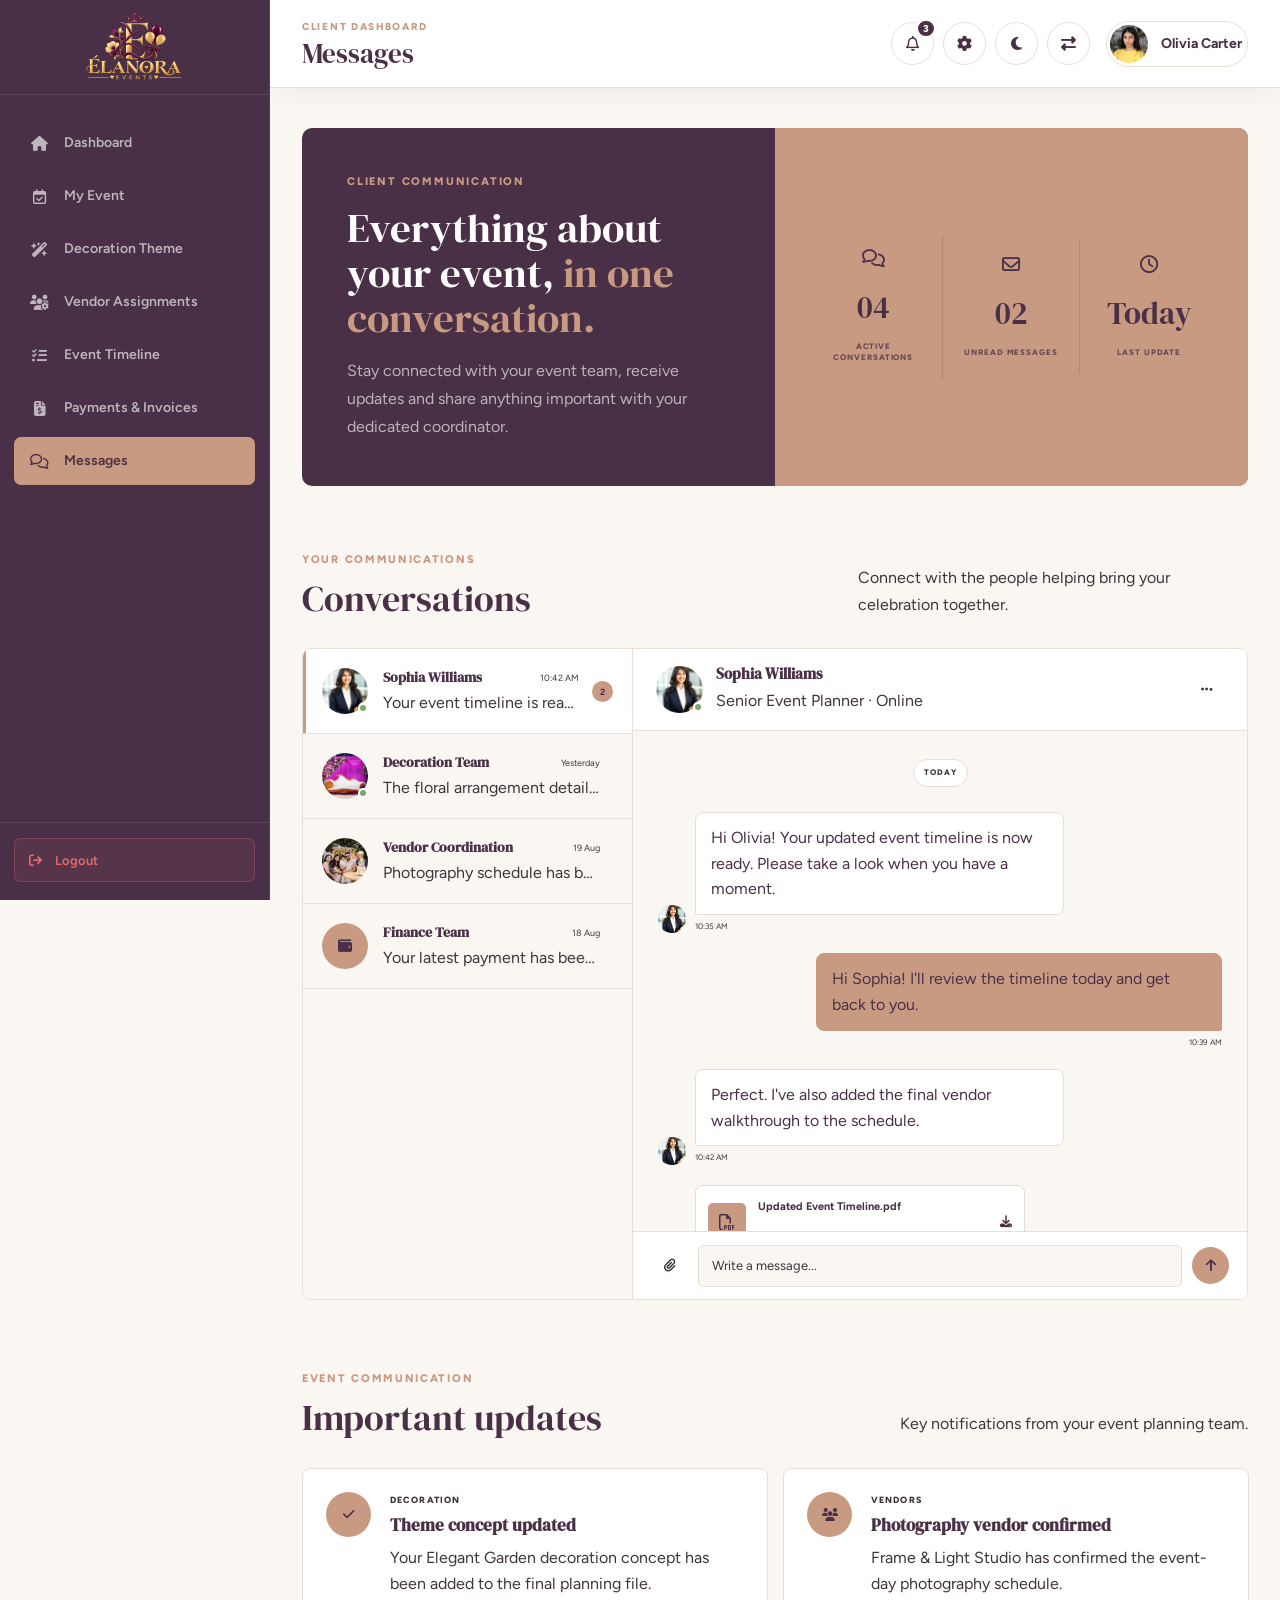
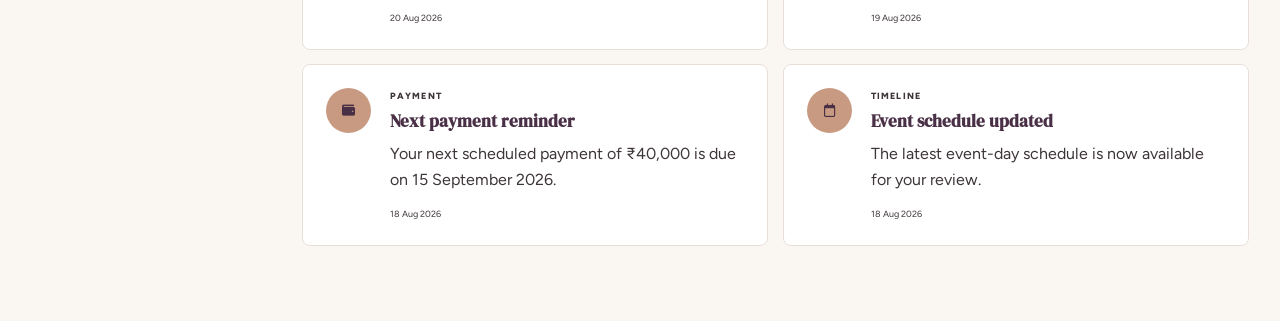
<file: d7.html>
<!DOCTYPE html>
<html lang="en">

<head>
    <meta charset="UTF-8">

    <!-- Responsive -->
    <meta name="viewport" content="width=device-width, initial-scale=1.0">

    <!-- SEO -->
    <meta name="description"
        content="Élanora Events - Elegant birthday, anniversary and corporate event planning services.">
    <meta name="keywords"
        content="event planner, birthday planner, anniversary events, corporate events, event decoration">
    <meta name="author" content="Élanora Events">

    <!-- Page Title -->
    <title>Élanora Events</title>

    <!-- Favicon -->
    <link rel="icon" type="image/png" href="images/logo.png">

    <!-- Google Fonts -->
    <link rel="preconnect" href="https://fonts.googleapis.com">
    <link rel="preconnect" href="https://fonts.gstatic.com" crossorigin>

    <link
        href="https://fonts.googleapis.com/css2?family=DM+Serif+Display:ital@0;1&family=Figtree:wght@300;400;500;600;700;800&display=swap"
        rel="stylesheet">

    <!-- Font Awesome -->
    <link rel="stylesheet" href="https://cdnjs.cloudflare.com/ajax/libs/font-awesome/6.7.2/css/all.min.css">

    <!-- Main CSS -->
    <link rel="stylesheet" href="css/dashboard.css">
</head>

<body class="elanora-dashboard-body">


    <!-- =====================================================
         SIDEBAR
         ===================================================== -->

    <aside class="elanora-dashboard-sidebar" id="dashboardSidebar">


        <!-- SIDEBAR TOP -->

        <div class="elanora-sidebar-top">


            <!-- LOGO -->

            <a href="index.html" class="elanora-dashboard-logo">

                <img src="images/logo-light.png" alt="Élanora Events">

            </a>


            <!-- MOBILE CLOSE -->

            <button type="button" class="elanora-sidebar-close" id="sidebarClose" aria-label="Close sidebar">

                <i class="fa-solid fa-xmark"></i>

            </button>

        </div>



        <!-- =================================================
             SIDEBAR MENU
             ================================================= -->

        <nav class="elanora-dashboard-nav">


            <!-- OVERVIEW -->

            <a href="dashboard.html" class="elanora-dashboard-link">

                <i class="fa-solid fa-house"></i>

                <span>
                    Dashboard
                </span>

            </a>


            <!-- MY EVENT -->

            <a href="d2.html" class="elanora-dashboard-link">

                <i class="fa-regular fa-calendar-check"></i>

                <span>
                    My Event
                </span>

            </a>


            <!-- DECORATION -->

            <a href="d3.html" class="elanora-dashboard-link">

                <i class="fa-solid fa-wand-magic-sparkles"></i>

                <span>
                    Decoration Theme
                </span>

            </a>


            <!-- VENDORS -->

            <a href="d4.html" class="elanora-dashboard-link">

                <i class="fa-solid fa-users-gear"></i>

                <span>
                    Vendor Assignments
                </span>

            </a>


            <!-- TIMELINE -->

            <a href="d5.html" class="elanora-dashboard-link">

                <i class="fa-solid fa-list-check"></i>

                <span>
                    Event Timeline
                </span>

            </a>


            <!-- PAYMENTS -->

            <a href="d6.html" class="elanora-dashboard-link">

                <i class="fa-solid fa-file-invoice-dollar"></i>

                <span>
                    Payments & Invoices
                </span>

            </a>


            <!-- MESSAGES -->

            <a href="d7.html" class="elanora-dashboard-link active">

                <i class="fa-regular fa-comments"></i>

                <span>
                    Messages
                </span>

            </a>


        </nav>

        <div class="elanora-mobile-sidebar-controls">

            <!-- NOTIFICATION + SETTINGS ROW -->

            <div class="elanora-mobile-sidebar-icon-row">

                <!-- NOTIFICATIONS -->

                <button type="button" class="elanora-mobile-sidebar-control" aria-label="Notifications">

                    <span class="elanora-mobile-control-icon">

                        <i class="fa-regular fa-bell"></i>

                        <span class="elanora-mobile-notification-count">
                            3
                        </span>

                    </span>

                    <span>
                        Notifications
                    </span>

                </button>


                <!-- SETTINGS -->

                <button type="button" class="elanora-mobile-sidebar-control" aria-label="Settings">

                    <span class="elanora-mobile-control-icon">

                        <i class="fa-solid fa-gear"></i>

                    </span>

                    <span>
                        Settings
                    </span>

                </button>

            </div>


            <!-- PROFILE -->

            <button type="button" class="elanora-mobile-sidebar-profile" aria-label="Client profile">

                <img src="images/client-profile.jpg" alt="Olivia Carter">

                <span>

                    <strong>
                        Olivia Carter
                    </strong>

                    <small>
                        Client Profile
                    </small>

                </span>

            </button>

        </div>

        <!-- =================================================
             SIDEBAR BOTTOM
             ================================================= -->

        <div class="elanora-sidebar-bottom">


            <!-- LOGOUT -->

            <button type="button" class="elanora-dashboard-logout" id="dashboardLogout">

                <i class="fa-solid fa-arrow-right-from-bracket"></i>

                <span>
                    Logout
                </span>

            </button>

        </div>


    </aside>



    <!-- =====================================================
         MOBILE SIDEBAR OVERLAY
         ===================================================== -->

    <div class="elanora-sidebar-overlay" id="sidebarOverlay"></div>



    <!-- =====================================================
         DASHBOARD MAIN
         ===================================================== -->

    <div class="elanora-dashboard-main">


        <!-- =================================================
             FIXED HEADER
             ================================================= -->

        <header class="elanora-dashboard-header">


            <!-- LEFT -->

            <div class="elanora-dashboard-header-left">


                <!-- MOBILE MENU -->

                <button type="button" class="elanora-dashboard-menu-toggle" id="sidebarOpen" aria-label="Open sidebar">

                    <i class="fa-solid fa-bars"></i>

                </button>


                <div class="elanora-dashboard-page-title">

                    <span>
                        CLIENT DASHBOARD
                    </span>

                    <h1>
                        Messages
                    </h1>

                </div>

            </div>



            <!-- RIGHT -->

            <div class="elanora-dashboard-header-right">

                <!-- NOTIFICATIONS -->

                <button type="button" class="elanora-dashboard-header-btn elanora-notification-btn"
                    aria-label="3 notifications">

                    <i class="fa-regular fa-bell"></i>

                    <span class="elanora-notification-count">
                        3
                    </span>

                </button>


                <!-- SETTINGS -->

                <button type="button" class="elanora-dashboard-header-btn" aria-label="Settings">

                    <i class="fa-solid fa-gear"></i>

                </button>


                <!-- DARK MODE -->

                <button type="button" class="elanora-dashboard-header-btn" id="dashboardThemeToggle"
                    aria-label="Toggle dark mode">

                    <i class="fa-solid fa-moon"></i>

                </button>


                <!-- RTL -->

                <button type="button" class="elanora-dashboard-header-btn" id="dashboardRtlToggle"
                    aria-label="Toggle RTL mode">

                    <i class="fa-solid fa-right-left"></i>

                </button>


                <!-- CLIENT PROFILE -->

                <button type="button" class="elanora-dashboard-profile" aria-label="Client profile">

                    <img src="images/client-profile.jpg" alt="Olivia Carter">

                    <span>
                        Olivia Carter
                    </span>

                </button>


            </div>

        </header>


        <!-- =========================================================
     MESSAGES PAGE
     ========================================================= -->

        <main class="elanora-dashboard-content">


            <!-- =====================================================
         SECTION 01 — COMMUNICATION OVERVIEW
         ===================================================== -->

            <section class="elanora-message-overview">

                <div class="elanora-message-overview-content">

                    <span>
                        CLIENT COMMUNICATION
                    </span>

                    <h2>
                        Everything about your event,
                        <strong>in one conversation.</strong>
                    </h2>

                    <p>
                        Stay connected with your event team, receive
                        updates and share anything important with your
                        dedicated coordinator.
                    </p>

                </div>


                <div class="elanora-message-overview-stats">


                    <div>

                        <i class="fa-regular fa-comments"></i>

                        <strong>
                            04
                        </strong>

                        <span>
                            ACTIVE CONVERSATIONS
                        </span>

                    </div>


                    <div>

                        <i class="fa-regular fa-envelope"></i>

                        <strong>
                            02
                        </strong>

                        <span>
                            UNREAD MESSAGES
                        </span>

                    </div>


                    <div>

                        <i class="fa-regular fa-clock"></i>

                        <strong>
                            Today
                        </strong>

                        <span>
                            LAST UPDATE
                        </span>

                    </div>


                </div>

            </section>



            <!-- =====================================================
         SECTION 02 — CONVERSATIONS
         ===================================================== -->

            <section class="elanora-conversation-section">


                <div class="elanora-message-section-heading">

                    <div>

                        <span>
                            YOUR COMMUNICATIONS
                        </span>

                        <h2>
                            Conversations
                        </h2>

                    </div>

                    <p>
                        Connect with the people helping bring
                        your celebration together.
                    </p>

                </div>


                <div class="elanora-conversation-layout">


                    <!-- =================================================
                 CONVERSATION LIST
                 ================================================= -->

                    <div class="elanora-conversation-list">


                        <!-- CONVERSATION 01 -->

                        <button type="button" class="elanora-conversation-item active">

                            <div class="elanora-conversation-avatar">

                                <img src="images/event-coordinator.jpg" alt="Sophia Williams">

                                <span></span>

                            </div>


                            <div class="elanora-conversation-info">

                                <div>

                                    <h3>
                                        Sophia Williams
                                    </h3>

                                    <time>
                                        10:42 AM
                                    </time>

                                </div>

                                <p>
                                    Your event timeline is ready for review.
                                </p>

                            </div>


                            <b class="elanora-unread-badge">
                                2
                            </b>

                        </button>



                        <!-- CONVERSATION 02 -->

                        <button type="button" class="elanora-conversation-item">

                            <div class="elanora-conversation-avatar">

                                <img src="images/vendor-decor.jpg" alt="Decoration Team">

                                <span></span>

                            </div>


                            <div class="elanora-conversation-info">

                                <div>

                                    <h3>
                                        Decoration Team
                                    </h3>

                                    <time>
                                        Yesterday
                                    </time>

                                </div>

                                <p>
                                    The floral arrangement details are confirmed.
                                </p>

                            </div>

                        </button>



                        <!-- CONVERSATION 03 -->

                        <button type="button" class="elanora-conversation-item">

                            <div class="elanora-conversation-avatar">

                                <img src="images/vendor-photography.jpg" alt="Vendor Coordination">

                            </div>


                            <div class="elanora-conversation-info">

                                <div>

                                    <h3>
                                        Vendor Coordination
                                    </h3>

                                    <time>
                                        19 Aug
                                    </time>

                                </div>

                                <p>
                                    Photography schedule has been updated.
                                </p>

                            </div>

                        </button>



                        <!-- CONVERSATION 04 -->

                        <button type="button" class="elanora-conversation-item">

                            <div class="elanora-conversation-avatar">

                                <div class="elanora-team-avatar">
                                    <i class="fa-solid fa-wallet"></i>
                                </div>

                            </div>


                            <div class="elanora-conversation-info">

                                <div>

                                    <h3>
                                        Finance Team
                                    </h3>

                                    <time>
                                        18 Aug
                                    </time>

                                </div>

                                <p>
                                    Your latest payment has been received.
                                </p>

                            </div>

                        </button>


                    </div>



                    <!-- =================================================
                 SECTION 03 — SELECTED CONVERSATION
                 ================================================= -->

                    <div class="elanora-message-window">


                        <!-- CHAT HEADER -->

                        <div class="elanora-message-window-header">

                            <div class="elanora-message-person">

                                <div class="elanora-message-person-avatar">

                                    <img src="images/event-coordinator.jpg" alt="Sophia Williams">

                                    <span></span>

                                </div>


                                <div>

                                    <h3>
                                        Sophia Williams
                                    </h3>

                                    <p>
                                        Senior Event Planner · Online
                                    </p>

                                </div>

                            </div>


                            <button type="button" class="elanora-message-more" aria-label="More options">

                                <i class="fa-solid fa-ellipsis"></i>

                            </button>

                        </div>



                        <!-- CHAT BODY -->

                        <div class="elanora-message-body">


                            <div class="elanora-message-date">
                                TODAY
                            </div>


                            <!-- RECEIVED -->

                            <div class="elanora-chat-message received">

                                <img src="images/event-coordinator.jpg" alt="Sophia Williams">

                                <div>

                                    <p>
                                        Hi Olivia! Your updated event timeline
                                        is now ready. Please take a look when
                                        you have a moment.
                                    </p>

                                    <time>
                                        10:35 AM
                                    </time>

                                </div>

                            </div>



                            <!-- SENT -->

                            <div class="elanora-chat-message sent">

                                <div>

                                    <p>
                                        Hi Sophia! I'll review the timeline
                                        today and get back to you.
                                    </p>

                                    <time>
                                        10:39 AM
                                    </time>

                                </div>

                            </div>



                            <!-- RECEIVED -->

                            <div class="elanora-chat-message received">

                                <img src="images/event-coordinator.jpg" alt="Sophia Williams">

                                <div>

                                    <p>
                                        Perfect. I've also added the final
                                        vendor walkthrough to the schedule.
                                    </p>

                                    <time>
                                        10:42 AM
                                    </time>

                                </div>

                            </div>



                            <!-- ATTACHMENT -->

                            <div class="elanora-chat-attachment">

                                <div class="elanora-chat-attachment-icon">

                                    <i class="fa-regular fa-file-pdf"></i>

                                </div>

                                <div>

                                    <strong>
                                        Updated Event Timeline.pdf
                                    </strong>

                                    <span>
                                        1.8 MB · PDF Document
                                    </span>

                                </div>

                                <a href="#" title="Download">

                                    <i class="fa-solid fa-download"></i>

                                </a>

                            </div>


                        </div>



                        <!-- MESSAGE COMPOSER -->

                        <div class="elanora-message-composer">

                            <button type="button" aria-label="Attach file">

                                <i class="fa-solid fa-paperclip"></i>

                            </button>


                            <input type="text" placeholder="Write a message...">


                            <button type="button" class="elanora-message-send" aria-label="Send message">

                                <i class="fa-solid fa-arrow-up"></i>

                            </button>

                        </div>


                    </div>


                </div>

            </section>



            <!-- =====================================================
         SECTION 04 — IMPORTANT UPDATES
         ===================================================== -->

            <section class="elanora-important-updates">


                <div class="elanora-message-section-heading">

                    <div>

                        <span>
                            EVENT COMMUNICATION
                        </span>

                        <h2>
                            Important updates
                        </h2>

                    </div>

                    <p>
                        Key notifications from your event planning team.
                    </p>

                </div>


                <div class="elanora-update-grid">


                    <!-- UPDATE 01 -->

                    <article class="elanora-update-card">

                        <div class="elanora-update-icon">

                            <i class="fa-solid fa-check"></i>

                        </div>

                        <div>

                            <span>
                                DECORATION
                            </span>

                            <h3>
                                Theme concept updated
                            </h3>

                            <p>
                                Your Elegant Garden decoration concept
                                has been added to the final planning file.
                            </p>

                            <time>
                                20 Aug 2026
                            </time>

                        </div>

                    </article>



                    <!-- UPDATE 02 -->

                    <article class="elanora-update-card">

                        <div class="elanora-update-icon">

                            <i class="fa-solid fa-users"></i>

                        </div>

                        <div>

                            <span>
                                VENDORS
                            </span>

                            <h3>
                                Photography vendor confirmed
                            </h3>

                            <p>
                                Frame & Light Studio has confirmed the
                                event-day photography schedule.
                            </p>

                            <time>
                                19 Aug 2026
                            </time>

                        </div>

                    </article>



                    <!-- UPDATE 03 -->

                    <article class="elanora-update-card">

                        <div class="elanora-update-icon">

                            <i class="fa-solid fa-wallet"></i>

                        </div>

                        <div>

                            <span>
                                PAYMENT
                            </span>

                            <h3>
                                Next payment reminder
                            </h3>

                            <p>
                                Your next scheduled payment of ₹40,000
                                is due on 15 September 2026.
                            </p>

                            <time>
                                18 Aug 2026
                            </time>

                        </div>

                    </article>



                    <!-- UPDATE 04 -->

                    <article class="elanora-update-card">

                        <div class="elanora-update-icon">

                            <i class="fa-regular fa-calendar"></i>

                        </div>

                        <div>

                            <span>
                                TIMELINE
                            </span>

                            <h3>
                                Event schedule updated
                            </h3>

                            <p>
                                The latest event-day schedule is now
                                available for your review.
                            </p>

                            <time>
                                18 Aug 2026
                            </time>

                        </div>

                    </article>


                </div>

            </section>


        </main>


    </div>



    <!-- =====================================================
         LOGOUT CONFIRMATION
         ===================================================== -->

    <div class="elanora-logout-modal" id="logoutModal">

        <div class="elanora-logout-modal-overlay"></div>


        <div class="elanora-logout-modal-card" role="dialog" aria-modal="true" aria-labelledby="logoutTitle">

            <div class="elanora-logout-icon">

                <i class="fa-solid fa-arrow-right-from-bracket"></i>

            </div>


            <h2 id="logoutTitle">
                Logout?
            </h2>


            <p>
                Are you sure you want to logout from your
                client dashboard?
            </p>


            <div class="elanora-logout-actions">

                <button type="button" class="elanora-logout-no" id="logoutNo">
                    No
                </button>


                <button type="button" class="elanora-logout-yes" id="logoutYes">
                    Yes, Logout
                </button>

            </div>

        </div>

    </div>

    <!-- Main JavaScript -->
    <script src="js/dashboard.js"></script>

</body>

</html>
</file>
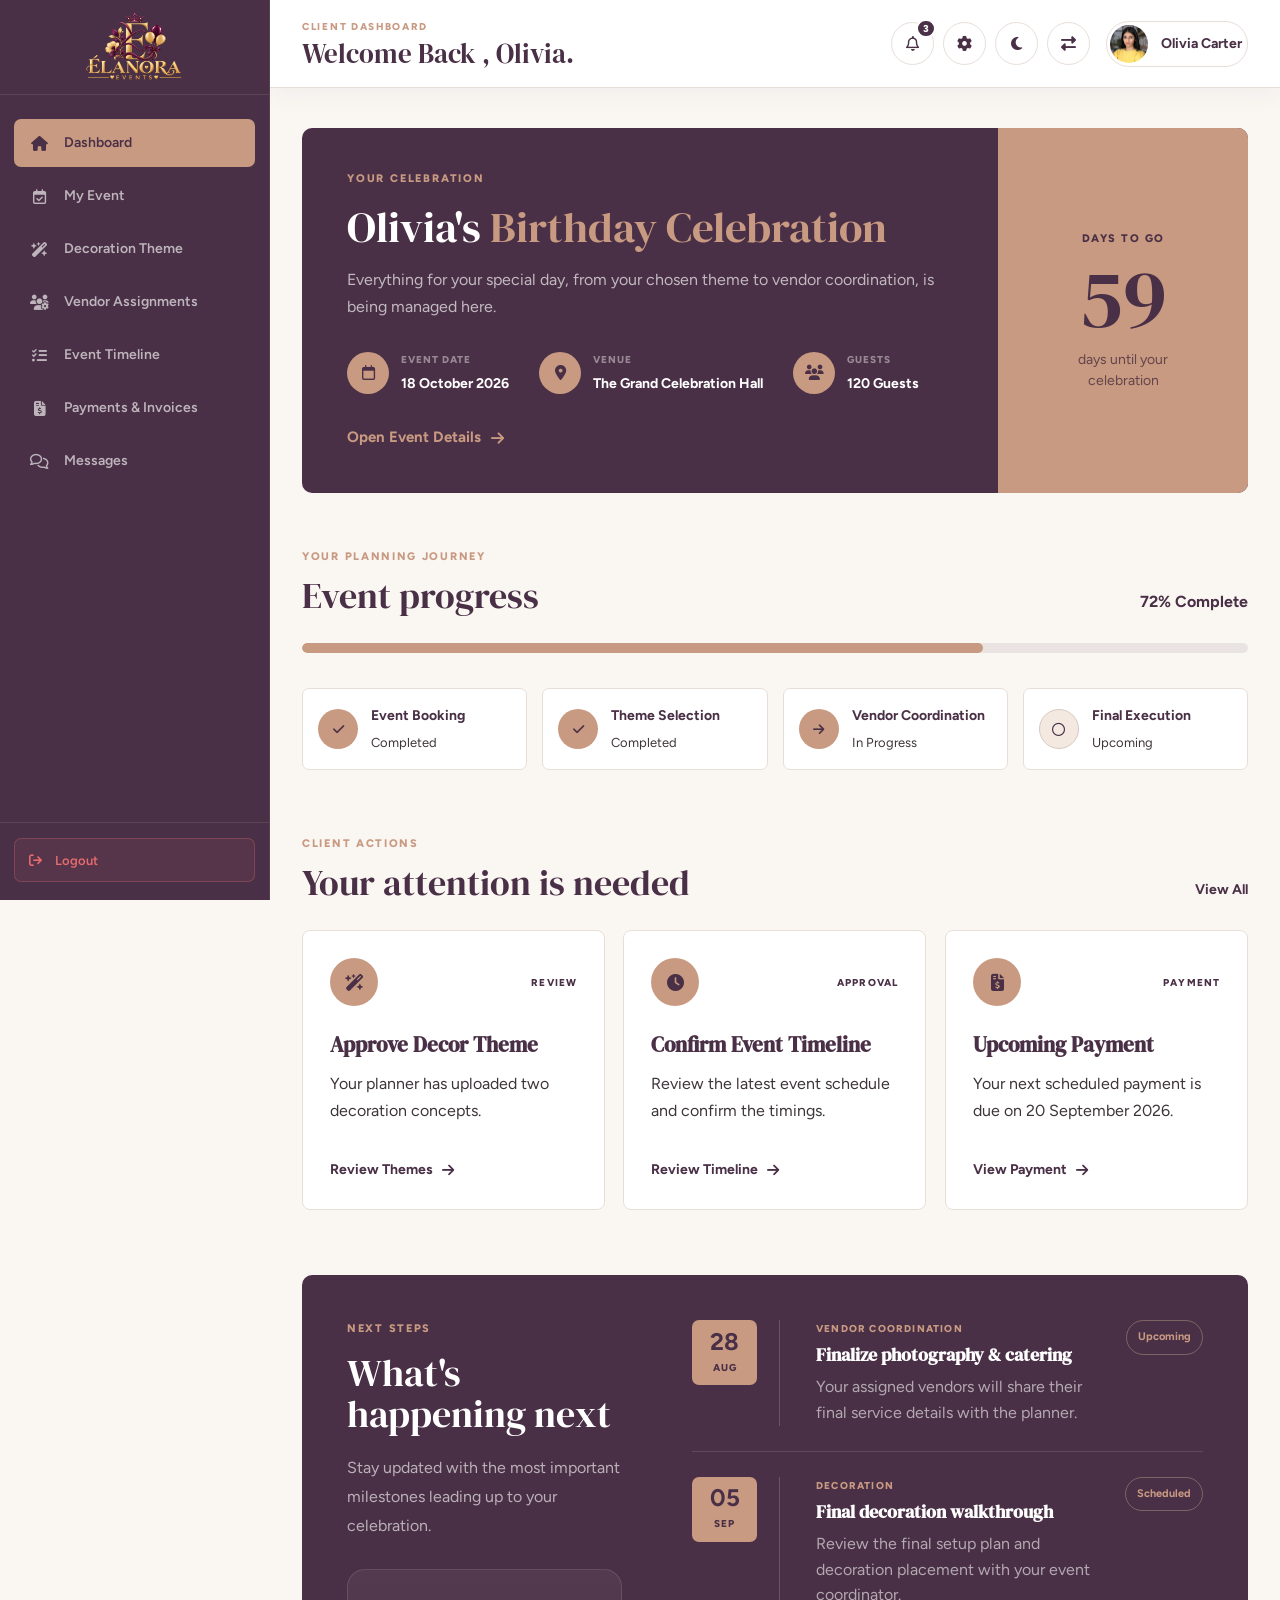
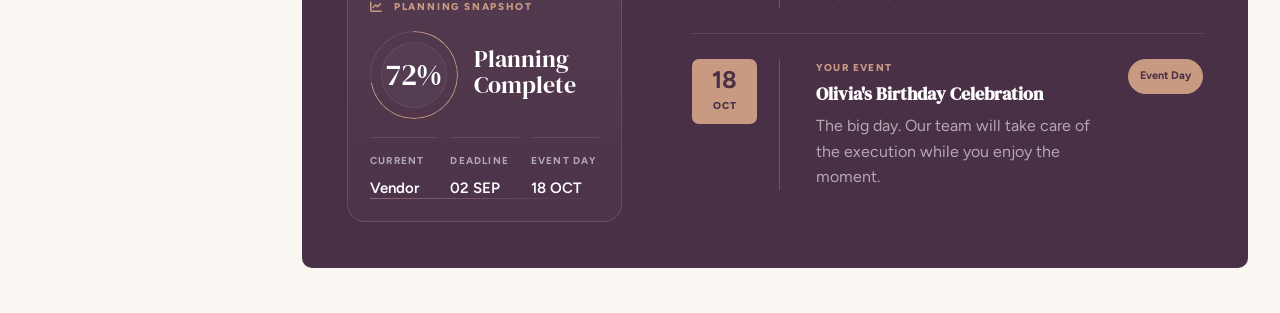
<file: dashboard.html>
<!DOCTYPE html>
<html lang="en">

<head>
    <meta charset="UTF-8">

    <!-- Responsive -->
    <meta name="viewport" content="width=device-width, initial-scale=1.0">

    <!-- SEO -->
    <meta name="description"
        content="Élanora Events - Elegant birthday, anniversary and corporate event planning services.">
    <meta name="keywords"
        content="event planner, birthday planner, anniversary events, corporate events, event decoration">
    <meta name="author" content="Élanora Events">

    <!-- Page Title -->
    <title>Élanora Events</title>

    <!-- Favicon -->
    <link rel="icon" type="image/png" href="images/logo.png">

    <!-- Google Fonts -->
    <link rel="preconnect" href="https://fonts.googleapis.com">
    <link rel="preconnect" href="https://fonts.gstatic.com" crossorigin>

    <link
        href="https://fonts.googleapis.com/css2?family=DM+Serif+Display:ital@0;1&family=Figtree:wght@300;400;500;600;700;800&display=swap"
        rel="stylesheet">

    <!-- Font Awesome -->
    <link rel="stylesheet" href="https://cdnjs.cloudflare.com/ajax/libs/font-awesome/6.7.2/css/all.min.css">

    <!-- Main CSS -->
    <link rel="stylesheet" href="css/dashboard.css">
</head>

<body class="elanora-dashboard-body">


    <!-- =====================================================
         SIDEBAR
         ===================================================== -->

    <aside class="elanora-dashboard-sidebar" id="dashboardSidebar">


        <!-- SIDEBAR TOP -->

        <div class="elanora-sidebar-top">


            <!-- LOGO -->

            <a href="index.html" class="elanora-dashboard-logo">

                <img src="images/logo-light.png" alt="Élanora Events">

            </a>


            <!-- MOBILE CLOSE -->

            <button type="button" class="elanora-sidebar-close" id="sidebarClose" aria-label="Close sidebar">

                <i class="fa-solid fa-xmark"></i>

            </button>

        </div>



        <!-- =================================================
             SIDEBAR MENU
             ================================================= -->

        <nav class="elanora-dashboard-nav">


            <!-- OVERVIEW -->

            <a href="dashboard.html" class="elanora-dashboard-link active">

                <i class="fa-solid fa-house"></i>

                <span>
                    Dashboard
                </span>

            </a>


            <!-- MY EVENT -->

            <a href="d2.html" class="elanora-dashboard-link">

                <i class="fa-regular fa-calendar-check"></i>

                <span>
                    My Event
                </span>

            </a>


            <!-- DECORATION -->

            <a href="d3.html" class="elanora-dashboard-link">

                <i class="fa-solid fa-wand-magic-sparkles"></i>

                <span>
                    Decoration Theme
                </span>

            </a>


            <!-- VENDORS -->

            <a href="d4.html" class="elanora-dashboard-link">

                <i class="fa-solid fa-users-gear"></i>

                <span>
                    Vendor Assignments
                </span>

            </a>


            <!-- TIMELINE -->

            <a href="d5.html" class="elanora-dashboard-link">

                <i class="fa-solid fa-list-check"></i>

                <span>
                    Event Timeline
                </span>

            </a>


            <!-- PAYMENTS -->

            <a href="d6.html" class="elanora-dashboard-link">

                <i class="fa-solid fa-file-invoice-dollar"></i>

                <span>
                    Payments & Invoices
                </span>

            </a>


            <!-- MESSAGES -->

            <a href="d7.html" class="elanora-dashboard-link">

                <i class="fa-regular fa-comments"></i>

                <span>
                    Messages
                </span>

            </a>


        </nav>

        <div class="elanora-mobile-sidebar-controls">

            <!-- NOTIFICATION + SETTINGS ROW -->

            <div class="elanora-mobile-sidebar-icon-row">

                <!-- NOTIFICATIONS -->

                <button type="button" class="elanora-mobile-sidebar-control" aria-label="Notifications">

                    <span class="elanora-mobile-control-icon">

                        <i class="fa-regular fa-bell"></i>

                        <span class="elanora-mobile-notification-count">
                            3
                        </span>

                    </span>

                    <span>
                        Notifications
                    </span>

                </button>


                <!-- SETTINGS -->

                <button type="button" class="elanora-mobile-sidebar-control" aria-label="Settings">

                    <span class="elanora-mobile-control-icon">

                        <i class="fa-solid fa-gear"></i>

                    </span>

                    <span>
                        Settings
                    </span>

                </button>

            </div>


            <!-- PROFILE -->

            <button type="button" class="elanora-mobile-sidebar-profile" aria-label="Client profile">

                <img src="images/client-profile.jpg" alt="Olivia Carter">

                <span>

                    <strong>
                        Olivia Carter
                    </strong>

                    <small>
                        Client Profile
                    </small>

                </span>

            </button>

        </div>

        <!-- =================================================
             SIDEBAR BOTTOM
             ================================================= -->

        <div class="elanora-sidebar-bottom">


            <!-- LOGOUT -->

            <button type="button" class="elanora-dashboard-logout" id="dashboardLogout">

                <i class="fa-solid fa-arrow-right-from-bracket"></i>

                <span>
                    Logout
                </span>

            </button>

        </div>


    </aside>



    <!-- =====================================================
         MOBILE SIDEBAR OVERLAY
         ===================================================== -->

    <div class="elanora-sidebar-overlay" id="sidebarOverlay"></div>



    <!-- =====================================================
         DASHBOARD MAIN
         ===================================================== -->

    <div class="elanora-dashboard-main">


        <!-- =================================================
             FIXED HEADER
             ================================================= -->

        <header class="elanora-dashboard-header">


            <!-- LEFT -->

            <div class="elanora-dashboard-header-left">


                <!-- MOBILE MENU -->

                <button type="button" class="elanora-dashboard-menu-toggle" id="sidebarOpen" aria-label="Open sidebar">

                    <i class="fa-solid fa-bars"></i>

                </button>


                <div class="elanora-dashboard-page-title">

                    <span>
                        CLIENT DASHBOARD
                    </span>

                    <h1>
                        Welcome Back , Olivia.
                    </h1>

                </div>

            </div>



            <!-- RIGHT -->

            <div class="elanora-dashboard-header-right">

                <!-- NOTIFICATIONS -->

                <button type="button" class="elanora-dashboard-header-btn elanora-notification-btn"
                    aria-label="3 notifications">

                    <i class="fa-regular fa-bell"></i>

                    <span class="elanora-notification-count">
                        3
                    </span>

                </button>


                <!-- SETTINGS -->

                <button type="button" class="elanora-dashboard-header-btn" aria-label="Settings">

                    <i class="fa-solid fa-gear"></i>

                </button>


                <!-- DARK MODE -->

                <button type="button" class="elanora-dashboard-header-btn" id="dashboardThemeToggle"
                    aria-label="Toggle dark mode">

                    <i class="fa-solid fa-moon"></i>

                </button>


                <!-- RTL -->

                <button type="button" class="elanora-dashboard-header-btn" id="dashboardRtlToggle"
                    aria-label="Toggle RTL mode">

                    <i class="fa-solid fa-right-left"></i>

                </button>


                <!-- CLIENT PROFILE -->

                <button type="button" class="elanora-dashboard-profile" aria-label="Client profile">

                    <img src="images/client-profile.jpg" alt="Olivia Carter">

                    <span>
                        Olivia Carter
                    </span>

                </button>


            </div>

        </header>

        <!-- =========================================================
     DASHBOARD CONTENT
     ========================================================= -->

        <main class="elanora-dashboard-content">


            <!-- =====================================================
         SECTION 01 — MY CELEBRATION
         ===================================================== -->

            <section class="elanora-overview-event">

                <div class="elanora-overview-event-main">

                    <div class="elanora-overview-event-label">
                        YOUR CELEBRATION
                    </div>

                    <h2>
                        Olivia's
                        <span>Birthday Celebration</span>
                    </h2>

                    <p>
                        Everything for your special day, from your chosen
                        theme to vendor coordination, is being managed here.
                    </p>


                    <div class="elanora-overview-event-details">

                        <div class="elanora-overview-detail">

                            <i class="fa-regular fa-calendar"></i>

                            <div>

                                <span>
                                    EVENT DATE
                                </span>

                                <strong>
                                    18 October 2026
                                </strong>

                            </div>

                        </div>


                        <div class="elanora-overview-detail">

                            <i class="fa-solid fa-location-dot"></i>

                            <div>

                                <span>
                                    VENUE
                                </span>

                                <strong>
                                    The Grand Celebration Hall
                                </strong>

                            </div>

                        </div>


                        <div class="elanora-overview-detail">

                            <i class="fa-solid fa-users"></i>

                            <div>

                                <span>
                                    GUESTS
                                </span>

                                <strong>
                                    120 Guests
                                </strong>

                            </div>

                        </div>

                    </div>


                    <a href="#" class="elanora-overview-event-link">

                        Open Event Details

                        <i class="fa-solid fa-arrow-right"></i>

                    </a>

                </div>


                <div class="elanora-overview-event-side">

                    <div class="elanora-event-count-label">
                        DAYS TO GO
                    </div>

                    <strong class="elanora-event-count">
                        59
                    </strong>

                    <span>
                        days until your celebration
                    </span>

                </div>

            </section>



            <!-- =====================================================
         SECTION 02 — PLANNING JOURNEY
         ===================================================== -->

            <section class="elanora-planning-journey">

                <div class="elanora-dashboard-section-heading">

                    <div>

                        <span>
                            YOUR PLANNING JOURNEY
                        </span>

                        <h2>
                            Event progress
                        </h2>

                    </div>

                    <strong>
                        72% Complete
                    </strong>

                </div>


                <div class="elanora-planning-progress">

                    <div class="elanora-progress-track">

                        <div class="elanora-progress-fill" style="width: 72%;"></div>

                    </div>

                </div>


                <div class="elanora-planning-steps">


                    <!-- STEP 01 -->

                    <div class="elanora-planning-step completed">

                        <div class="elanora-step-icon">

                            <i class="fa-solid fa-check"></i>

                        </div>

                        <div>

                            <strong>
                                Event Booking
                            </strong>

                            <span>
                                Completed
                            </span>

                        </div>

                    </div>


                    <!-- STEP 02 -->

                    <div class="elanora-planning-step completed">

                        <div class="elanora-step-icon">

                            <i class="fa-solid fa-check"></i>

                        </div>

                        <div>

                            <strong>
                                Theme Selection
                            </strong>

                            <span>
                                Completed
                            </span>

                        </div>

                    </div>


                    <!-- STEP 03 -->

                    <div class="elanora-planning-step active">

                        <div class="elanora-step-icon">

                            <i class="fa-solid fa-arrow-right"></i>

                        </div>

                        <div>

                            <strong>
                                Vendor Coordination
                            </strong>

                            <span>
                                In Progress
                            </span>

                        </div>

                    </div>


                    <!-- STEP 04 -->

                    <div class="elanora-planning-step">

                        <div class="elanora-step-icon">

                            <i class="fa-regular fa-circle"></i>

                        </div>

                        <div>

                            <strong>
                                Final Execution
                            </strong>

                            <span>
                                Upcoming
                            </span>

                        </div>

                    </div>


                </div>

            </section>



            <!-- =====================================================
         SECTION 03 — ACTION REQUIRED
         ===================================================== -->

            <section class="elanora-client-actions">

                <div class="elanora-dashboard-section-heading">

                    <div>

                        <span>
                            CLIENT ACTIONS
                        </span>

                        <h2>
                            Your attention is needed
                        </h2>

                    </div>

                    <a href="#">
                        View All
                    </a>

                </div>


                <div class="elanora-action-grid">


                    <!-- ACTION 01 -->

                    <article class="elanora-action-card">

                        <div class="elanora-action-card-top">

                            <div class="elanora-action-icon">
                                <i class="fa-solid fa-wand-magic-sparkles"></i>
                            </div>

                            <span class="elanora-action-status">
                                REVIEW
                            </span>

                        </div>


                        <h3>
                            Approve Decor Theme
                        </h3>

                        <p>
                            Your planner has uploaded two decoration
                            concepts.
                        </p>


                        <a href="#">

                            Review Themes

                            <i class="fa-solid fa-arrow-right"></i>

                        </a>

                    </article>



                    <!-- ACTION 02 -->

                    <article class="elanora-action-card">

                        <div class="elanora-action-card-top">

                            <div class="elanora-action-icon">
                                <i class="fa-solid fa-clock"></i>
                            </div>

                            <span class="elanora-action-status">
                                APPROVAL
                            </span>

                        </div>


                        <h3>
                            Confirm Event Timeline
                        </h3>

                        <p>
                            Review the latest event schedule and confirm
                            the timings.
                        </p>


                        <a href="#">

                            Review Timeline

                            <i class="fa-solid fa-arrow-right"></i>

                        </a>

                    </article>



                    <!-- ACTION 03 -->

                    <article class="elanora-action-card">

                        <div class="elanora-action-card-top">

                            <div class="elanora-action-icon">
                                <i class="fa-solid fa-file-invoice-dollar"></i>
                            </div>

                            <span class="elanora-action-status">
                                PAYMENT
                            </span>

                        </div>


                        <h3>
                            Upcoming Payment
                        </h3>

                        <p>
                            Your next scheduled payment is due on
                            20 September 2026.
                        </p>


                        <a href="#">

                            View Payment

                            <i class="fa-solid fa-arrow-right"></i>

                        </a>

                    </article>


                </div>

            </section>



            <!-- =====================================================
         SECTION 04 — UPCOMING PLAN
         ===================================================== -->

            <section class="elanora-upcoming-plan">

                <div class="elanora-upcoming-heading">

                    <span>
                        NEXT STEPS
                    </span>

                    <h2>
                        What's happening next
                    </h2>

                    <p>
                        Stay updated with the most important milestones
                        leading up to your celebration.
                    </p>


                    <div class="elanora-upcoming-snapshot" aria-label="Planning snapshot">

                        <div class="elanora-upcoming-snapshot-kicker">

                            <i class="fa-solid fa-chart-line" aria-hidden="true"></i>

                            <span>
                                PLANNING SNAPSHOT
                            </span>

                        </div>


                        <div class="elanora-upcoming-snapshot-progress">

                            <div class="elanora-upcoming-snapshot-ring" aria-hidden="true">
                                <span>
                                    72%
                                </span>
                            </div>


                            <div class="elanora-upcoming-snapshot-copy">

                                <strong>
                                    Planning Complete
                                </strong>


                            </div>

                        </div>


                        <div class="elanora-upcoming-snapshot-grid">

                            <div class="elanora-upcoming-snapshot-stat">

                                <span>
                                    Current
                                </span>

                                <strong>
                                    Vendor
                                </strong>

                            </div>


                            <div class="elanora-upcoming-snapshot-stat">

                                <span>
                                    Deadline
                                </span>

                                <strong>
                                    02 SEP
                                </strong>

                            </div>


                            <div class="elanora-upcoming-snapshot-stat">

                                <span>
                                    Event Day
                                </span>

                                <strong>
                                    18 OCT
                                </strong>

                            </div>

                        </div>

                    </div>

                </div>


                <div class="elanora-upcoming-list">


                    <!-- TIMELINE ITEM 01 -->

                    <div class="elanora-upcoming-item">

                        <div class="elanora-upcoming-date">

                            <strong>
                                28
                            </strong>

                            <span>
                                AUG
                            </span>

                        </div>


                        <div class="elanora-upcoming-line"></div>


                        <div class="elanora-upcoming-content">

                            <span>
                                VENDOR COORDINATION
                            </span>

                            <h3>
                                Finalize photography & catering
                            </h3>

                            <p>
                                Your assigned vendors will share their
                                final service details with the planner.
                            </p>

                        </div>


                        <div class="elanora-upcoming-state">
                            Upcoming
                        </div>

                    </div>



                    <!-- TIMELINE ITEM 02 -->

                    <div class="elanora-upcoming-item">

                        <div class="elanora-upcoming-date">

                            <strong>
                                05
                            </strong>

                            <span>
                                SEP
                            </span>

                        </div>


                        <div class="elanora-upcoming-line"></div>


                        <div class="elanora-upcoming-content">

                            <span>
                                DECORATION
                            </span>

                            <h3>
                                Final decoration walkthrough
                            </h3>

                            <p>
                                Review the final setup plan and decoration
                                placement with your event coordinator.
                            </p>

                        </div>


                        <div class="elanora-upcoming-state">
                            Scheduled
                        </div>

                    </div>



                    <!-- TIMELINE ITEM 03 -->

                    <div class="elanora-upcoming-item">

                        <div class="elanora-upcoming-date">

                            <strong>
                                18
                            </strong>

                            <span>
                                OCT
                            </span>

                        </div>


                        <div class="elanora-upcoming-line"></div>


                        <div class="elanora-upcoming-content">

                            <span>
                                YOUR EVENT
                            </span>

                            <h3>
                                Olivia's Birthday Celebration
                            </h3>

                            <p>
                                The big day. Our team will take care of
                                the execution while you enjoy the moment.
                            </p>

                        </div>


                        <div class="elanora-upcoming-state final">
                            Event Day
                        </div>

                    </div>


                </div>

            </section>


        </main>


    </div>



    <!-- =====================================================
         LOGOUT CONFIRMATION
         ===================================================== -->

    <div class="elanora-logout-modal" id="logoutModal">

        <div class="elanora-logout-modal-overlay"></div>


        <div class="elanora-logout-modal-card" role="dialog" aria-modal="true" aria-labelledby="logoutTitle">

            <div class="elanora-logout-icon">

                <i class="fa-solid fa-arrow-right-from-bracket"></i>

            </div>


            <h2 id="logoutTitle">
                Logout?
            </h2>


            <p>
                Are you sure you want to logout from your
                client dashboard?
            </p>


            <div class="elanora-logout-actions">

                <button type="button" class="elanora-logout-no" id="logoutNo">
                    No
                </button>


                <button type="button" class="elanora-logout-yes" id="logoutYes">
                    Yes, Logout
                </button>

            </div>

        </div>

    </div>

    <!-- Main JavaScript -->
    <script src="js/dashboard.js"></script>

</body>

</html>
</file>
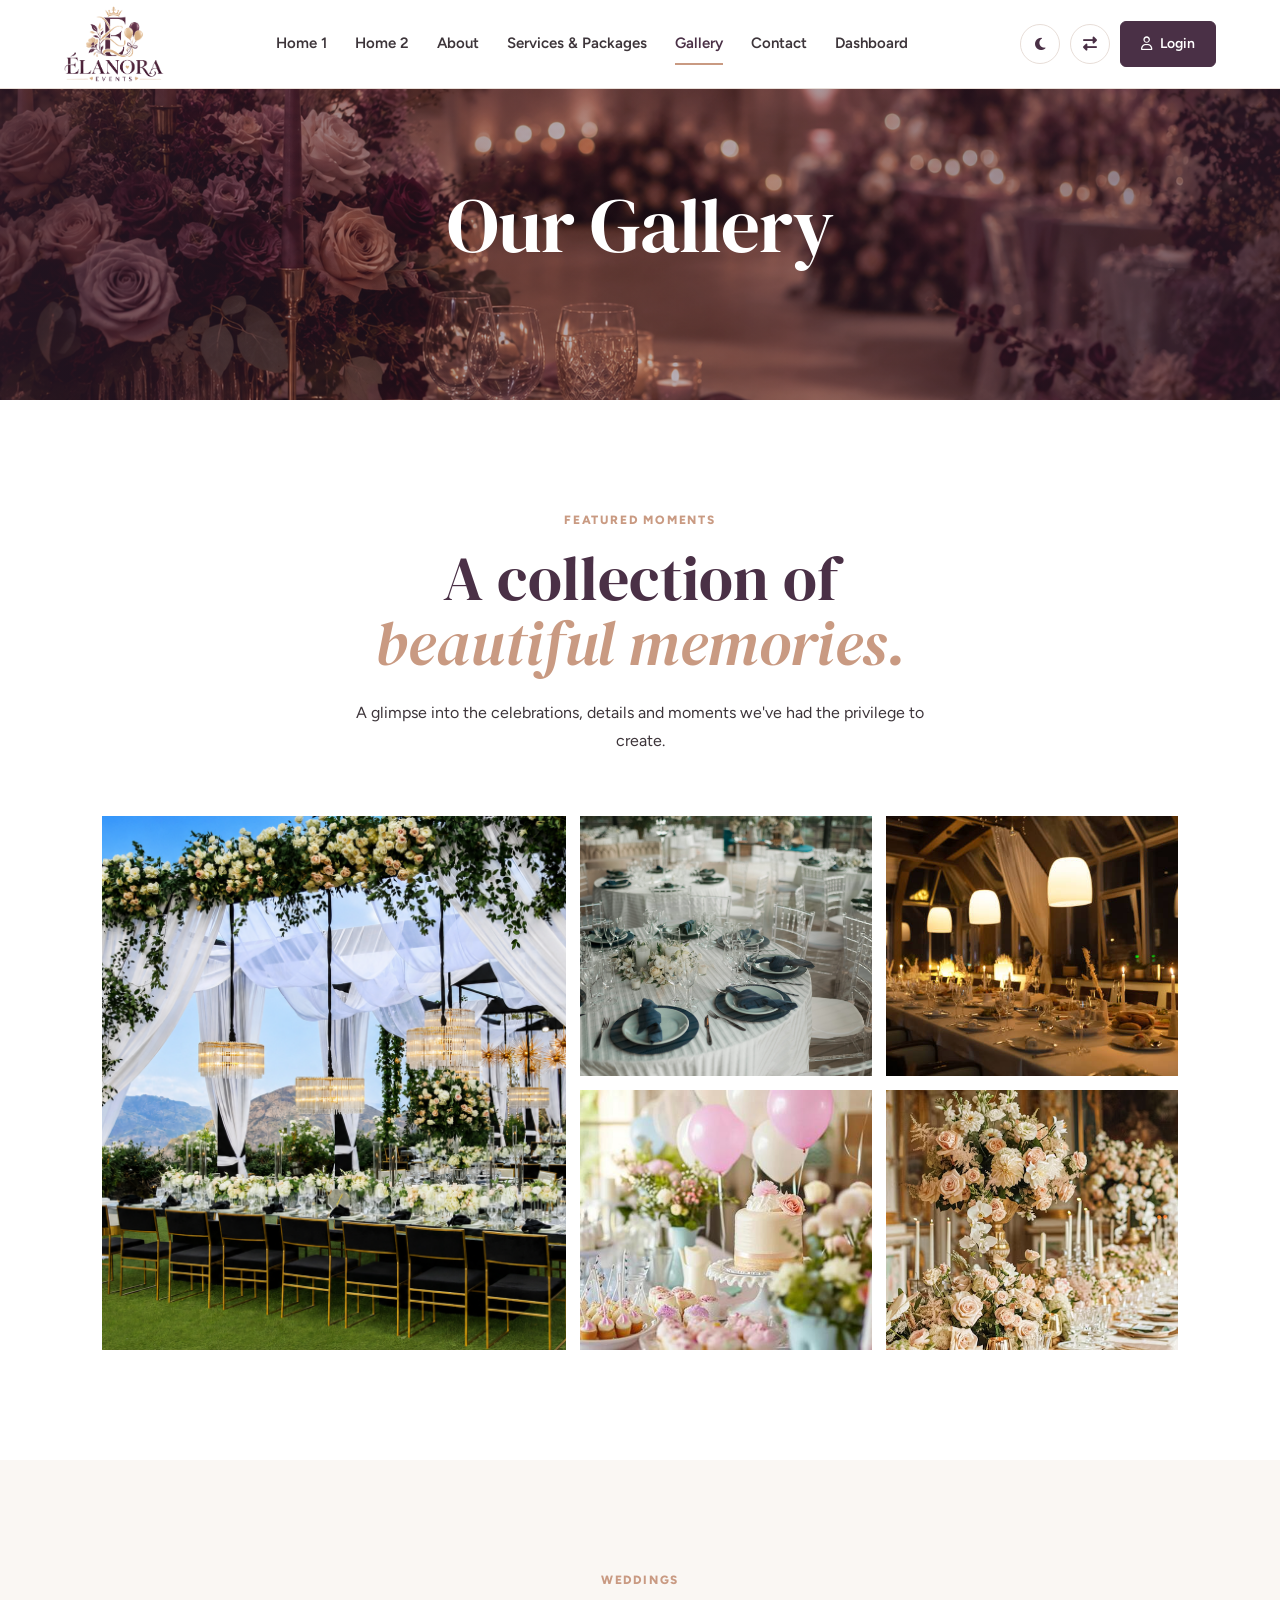
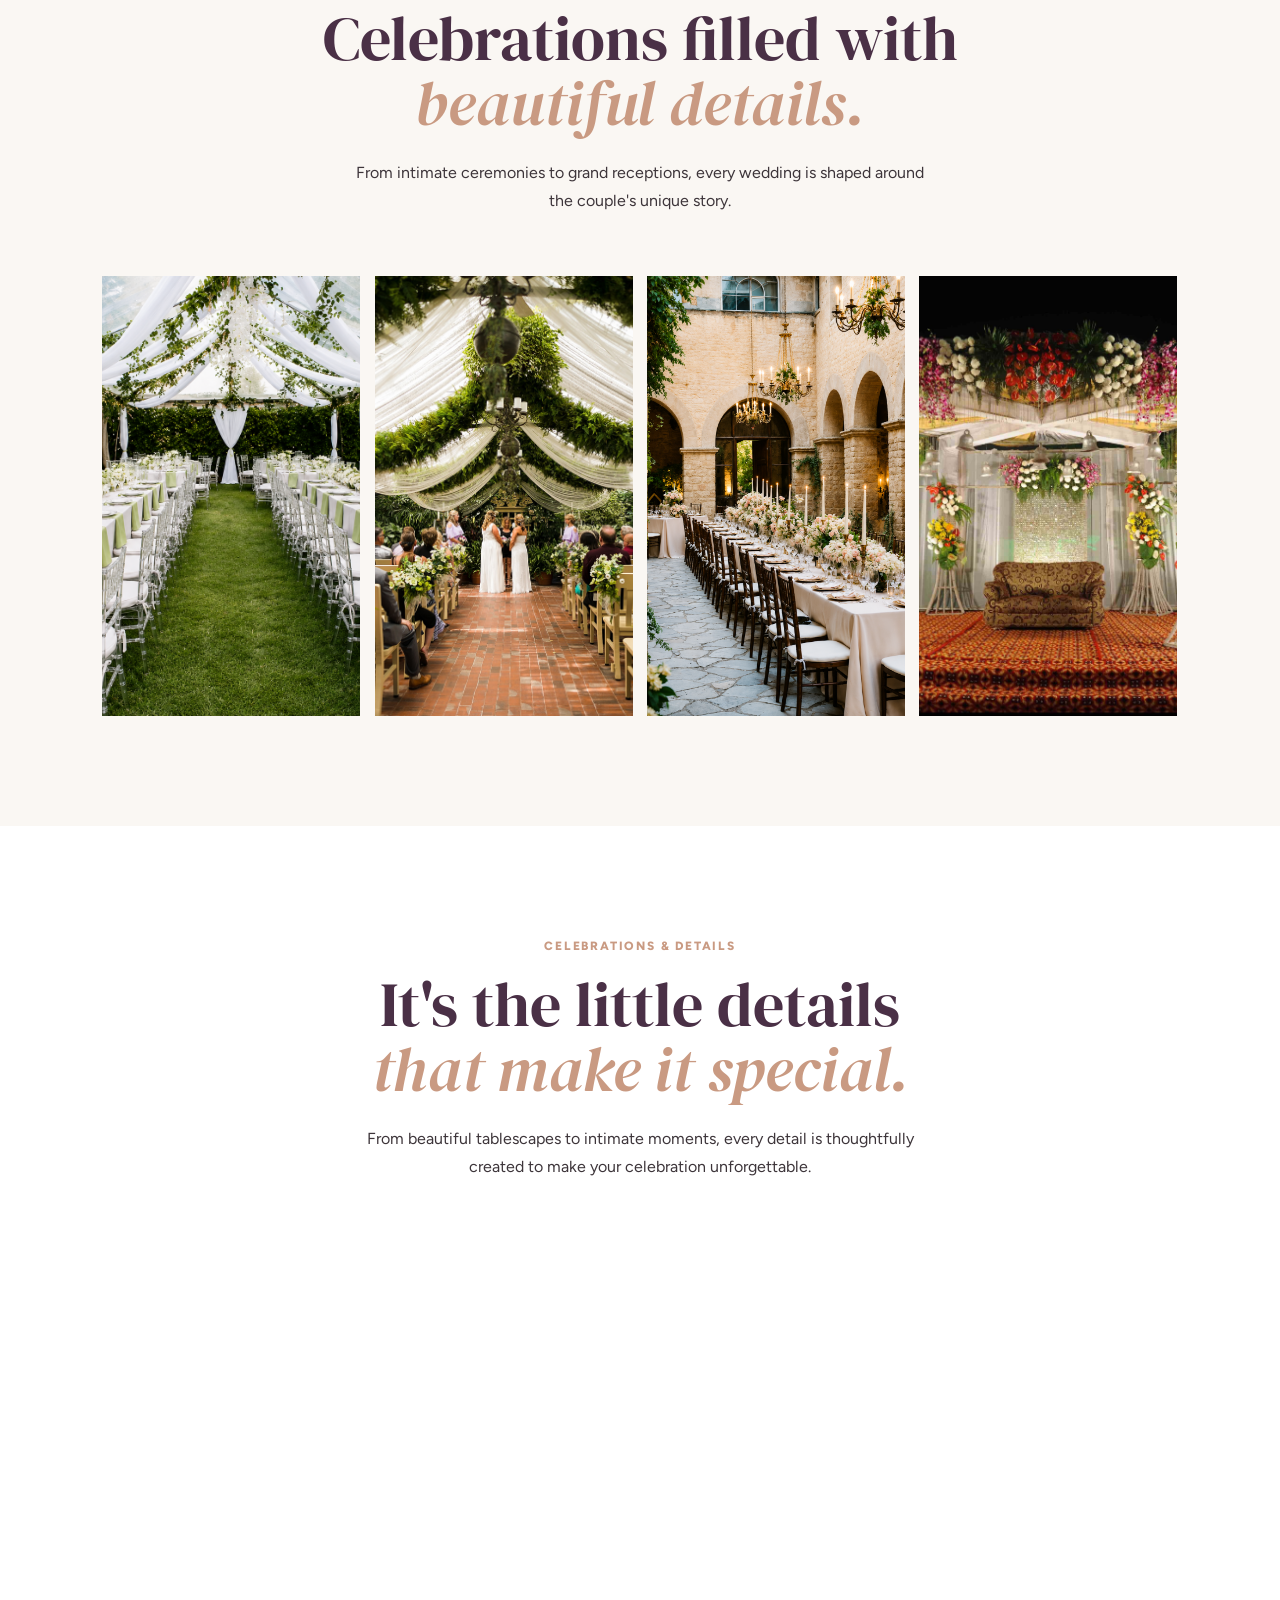
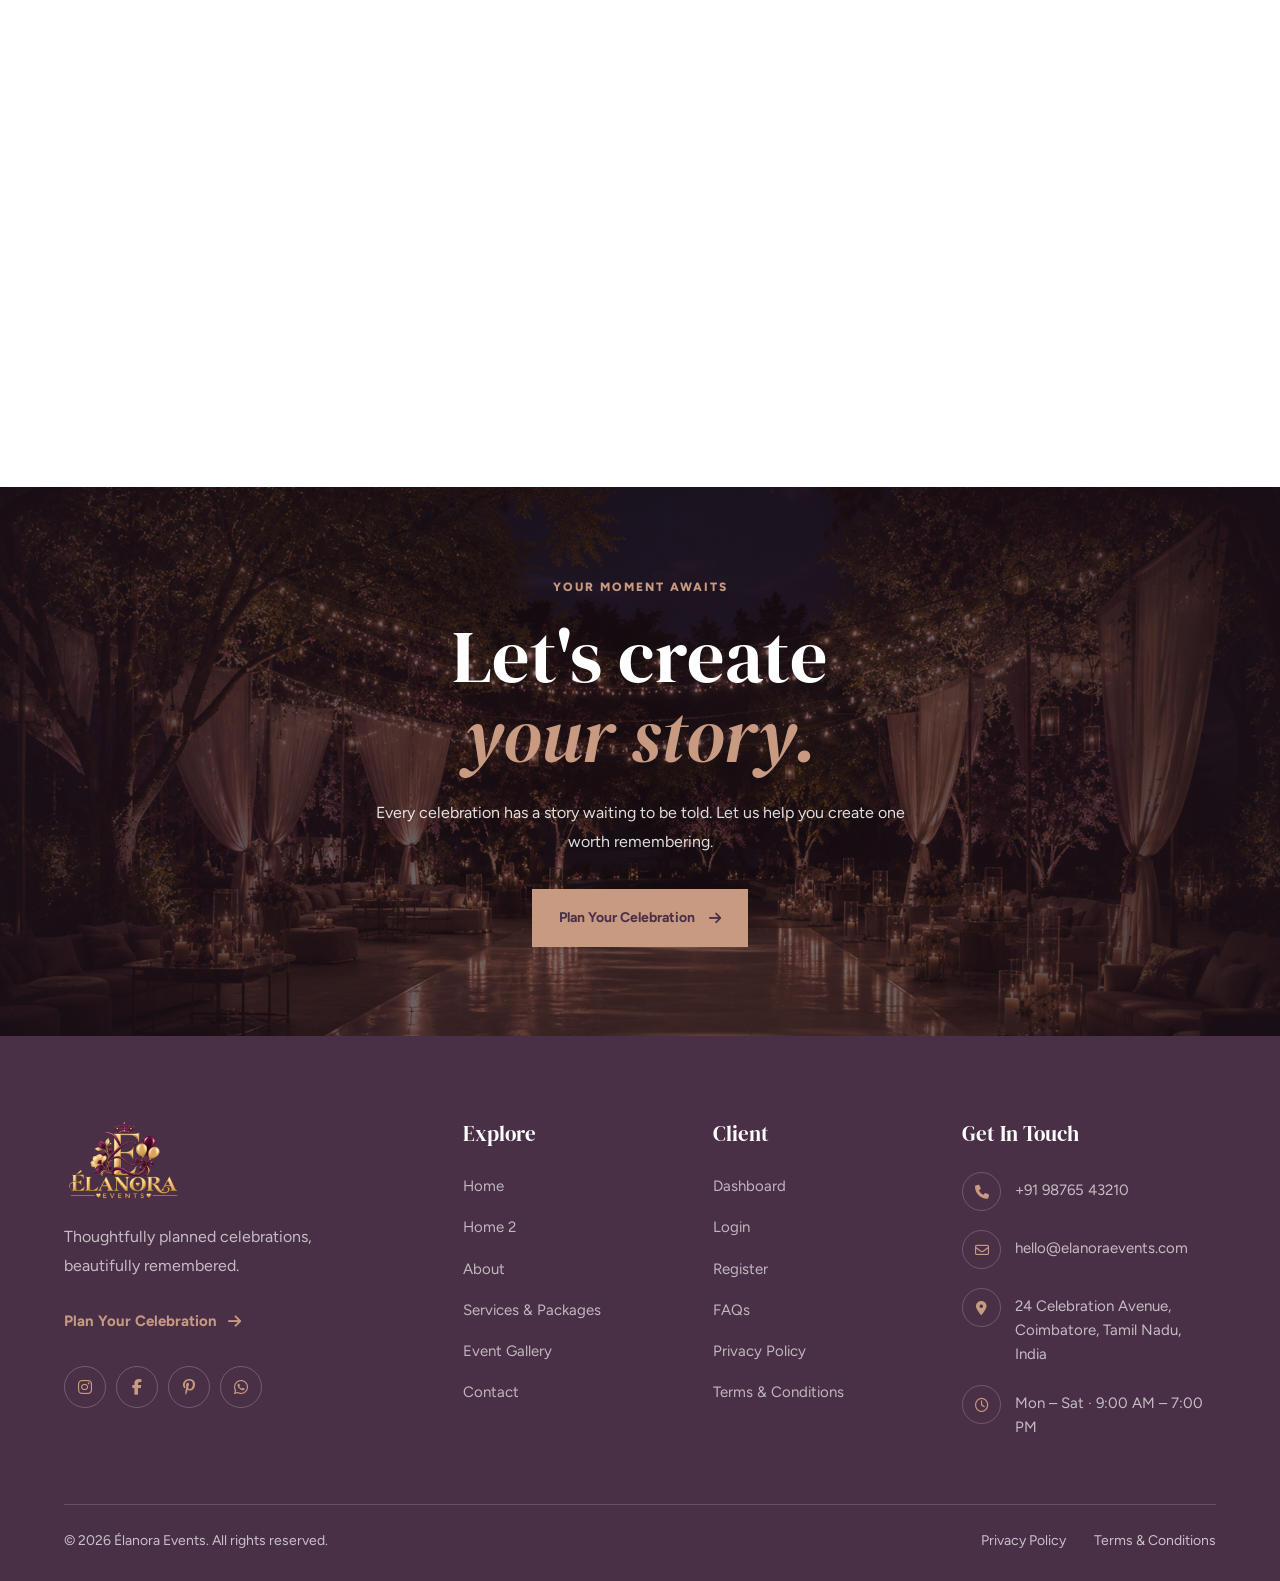
<file: gallery.html>
<!DOCTYPE html>
<html lang="en">

<head>
    <meta charset="UTF-8">

    <!-- Responsive -->
    <meta name="viewport" content="width=device-width, initial-scale=1.0">

    <!-- SEO -->
    <meta name="description"
        content="Élanora Events - Elegant birthday, anniversary and corporate event planning services.">
    <meta name="keywords"
        content="event planner, birthday planner, anniversary events, corporate events, event decoration">
    <meta name="author" content="Élanora Events">

    <!-- Page Title -->
    <title>Élanora Events</title>

    <!-- Favicon -->
    <link rel="icon" type="image/png" href="images/logo.png">

    <!-- Google Fonts -->
    <link rel="preconnect" href="https://fonts.googleapis.com">
    <link rel="preconnect" href="https://fonts.gstatic.com" crossorigin>

    <link
        href="https://fonts.googleapis.com/css2?family=DM+Serif+Display:ital@0;1&family=Figtree:wght@300;400;500;600;700;800&display=swap"
        rel="stylesheet">

    <!-- Font Awesome -->
    <link rel="stylesheet" href="https://cdnjs.cloudflare.com/ajax/libs/font-awesome/6.7.2/css/all.min.css">

    <!-- Main CSS -->
    <link rel="stylesheet" href="css/style.css">
</head>

<body>


    <!-- =========================
     HEADER
     ========================= -->
    <header class="site-header" id="siteHeader">

        <div class="container header-container">

            <!-- Logo -->
            <a href="index.html" class="site-logo" aria-label="Élanora Events Home">
                <img src="images/logo.png" alt="Élanora Events Logo">
            </a>


            <!-- Navigation -->
            <nav class="main-navigation" id="mainNavigation">

                <ul class="nav-menu">

                    <li class="nav-item">
                        <a href="index.html" class="nav-link">
                            Home 1
                        </a>
                    </li>

                    <li class="nav-item">
                        <a href="home-2.html" class="nav-link">
                            Home 2
                        </a>
                    </li>

                    <li class="nav-item">
                        <a href="about.html" class="nav-link">
                            About
                        </a>
                    </li>

                    <li class="nav-item">
                        <a href="services.html" class="nav-link">
                            Services & Packages
                        </a>
                    </li>

                    <li class="nav-item">
                        <a href="gallery.html" class="nav-link active">
                            Gallery
                        </a>
                    </li>

                    <li class="nav-item">
                        <a href="contact.html" class="nav-link">
                            Contact
                        </a>
                    </li>

                    <li class="nav-item">
                        <a href="dashboard.html" class="nav-link">
                            Dashboard
                        </a>
                    </li>

                </ul>

                <div class="mobile-header-actions" aria-label="Mobile header actions">

                    <!-- Dark Mode -->
                    <button class="header-action-btn mobile-header-action-btn" id="themeToggleMobile" data-theme-toggle
                        type="button" aria-label="Toggle dark mode" title="Dark Mode">

                        <i class="fa-solid fa-moon"></i>

                    </button>


                    <!-- RTL -->
                    <button class="header-action-btn mobile-header-action-btn" id="rtlToggleMobile" data-rtl-toggle
                        type="button" aria-label="Toggle RTL mode" title="RTL Mode">

                        <i class="fa-solid fa-right-left"></i>

                    </button>


                    <!-- Login -->
                    <a href="login.html" class="header-login-btn mobile-header-login-btn">

                        <i class="fa-regular fa-user"></i>

                        <span>Login</span>

                    </a>

                </div>

            </nav>


            <!-- Header Actions -->
            <div class="header-actions">

                <!-- Dark Mode -->
                <button class="header-action-btn" id="themeToggle" type="button" aria-label="Toggle dark mode"
                    title="Dark Mode" data-theme-toggle>

                    <i class="fa-solid fa-moon"></i>

                </button>


                <!-- RTL -->
                <button class="header-action-btn" id="rtlToggle" type="button" aria-label="Toggle RTL mode"
                    title="RTL Mode" data-rtl-toggle>

                    <i class="fa-solid fa-right-left"></i>

                </button>


                <!-- Login -->
                <a href="login.html" class="header-login-btn">
                    <i class="fa-regular fa-user"></i>
                    <span>Login</span>
                </a>


                <!-- Mobile Menu -->
                <button class="mobile-menu-toggle" id="mobileMenuToggle" type="button" aria-label="Open navigation menu"
                    aria-expanded="false">

                    <i class="fa-solid fa-bars"></i>

                </button>

            </div>

        </div>

    </header>

    <!-- =========================================================
     CONTACT PAGE HERO
     ========================================================= -->

    <section class="elanora-page-hero gallery-banner">

        <div class="elanora-page-hero-overlay"></div>

        <div class="elanora-page-hero-content">

            <h1>Our Gallery</h1>

        </div>

    </section>


    <!-- =========================================================
     GALLERY PAGE — SECTION 02
     FEATURED MOMENTS
     ========================================================= -->

    <section class="elanora-gallery-featured">

        <div class="elanora-gallery-featured-heading">

            <span>
                FEATURED MOMENTS
            </span>

            <h2>
                A collection of
                <em>beautiful memories.</em>
            </h2>

            <p>
                A glimpse into the celebrations, details and
                moments we've had the privilege to create.
            </p>

        </div>


        <div class="elanora-gallery-featured-grid">

            <!-- LARGE IMAGE -->

            <a href="#" class="elanora-gallery-featured-item elanora-gallery-featured-large">

                <img src="images/gallery-01.jpg" alt="Elegant wedding celebration">

                <div class="elanora-gallery-image-overlay">

                    <span>
                        WEDDINGS
                    </span>

                    <i class="fa-solid fa-arrow-up-right-from-square"></i>

                </div>

            </a>


            <!-- IMAGE 02 -->

            <a href="#" class="elanora-gallery-featured-item">

                <img src="images/gallery-02.jpg" alt="Wedding table styling">

                <div class="elanora-gallery-image-overlay">

                    <span>
                        DETAILS
                    </span>

                    <i class="fa-solid fa-arrow-up-right-from-square"></i>

                </div>

            </a>


            <!-- IMAGE 03 -->

            <a href="#" class="elanora-gallery-featured-item">

                <img src="images/gallery-03.jpg" alt="Elegant private celebration">

                <div class="elanora-gallery-image-overlay">

                    <span>
                        CELEBRATIONS
                    </span>

                    <i class="fa-solid fa-arrow-up-right-from-square"></i>

                </div>

            </a>


            <!-- IMAGE 04 -->

            <a href="#" class="elanora-gallery-featured-item">

                <img src="images/gallery-04.jpg" alt="Beautiful event decoration">

                <div class="elanora-gallery-image-overlay">

                    <span>
                        STYLING
                    </span>

                    <i class="fa-solid fa-arrow-up-right-from-square"></i>

                </div>

            </a>

            <!-- IMAGE 05 -->

            <a href="#" class="elanora-gallery-featured-item">

                <img src="images/gallery-05.jpg" alt="Elegant floral event decoration">

                <div class="elanora-gallery-image-overlay">

                    <span>
                        FLORALS
                    </span>

                    <i class="fa-solid fa-arrow-up-right-from-square"></i>

                </div>

            </a>

        </div>

    </section>

    <!-- =========================================================
     GALLERY PAGE — SECTION 03
     WEDDINGS
     ========================================================= -->

    <section class="elanora-gallery-weddings">

        <div class="elanora-gallery-weddings-heading">

            <span>
                WEDDINGS
            </span>

            <h2>
                Celebrations filled with
                <em>beautiful details.</em>
            </h2>

            <p>
                From intimate ceremonies to grand receptions,
                every wedding is shaped around the couple's
                unique story.
            </p>

        </div>


        <div class="elanora-gallery-weddings-grid">


            <!-- IMAGE 01 -->

            <a href="images/wedding-gallery-01.jpg" class="elanora-gallery-wedding-item">

                <img src="images/wedding-gallery-01.jpg" alt="Elegant wedding ceremony">

                <div class="elanora-gallery-wedding-caption">

                    <span>
                        CEREMONY
                    </span>

                    <i class="fa-solid fa-arrow-right"></i>

                </div>

            </a>


            <!-- IMAGE 02 -->

            <a href="images/wedding-gallery-02.jpg" class="elanora-gallery-wedding-item">

                <img src="images/wedding-gallery-02.jpg" alt="Beautiful wedding reception">

                <div class="elanora-gallery-wedding-caption">

                    <span>
                        RECEPTION
                    </span>

                    <i class="fa-solid fa-arrow-right"></i>

                </div>

            </a>


            <!-- IMAGE 03 -->

            <a href="images/wedding-gallery-03.jpg" class="elanora-gallery-wedding-item">

                <img src="images/wedding-gallery-03.jpg" alt="Luxury wedding table styling">

                <div class="elanora-gallery-wedding-caption">

                    <span>
                        TABLESCAPE
                    </span>

                    <i class="fa-solid fa-arrow-right"></i>

                </div>

            </a>


            <!-- IMAGE 04 -->

            <a href="images/wedding-gallery-04.jpg" class="elanora-gallery-wedding-item">

                <img src="images/wedding-gallery-04.jpg" alt="Wedding floral decoration">

                <div class="elanora-gallery-wedding-caption">

                    <span>
                        FLORALS
                    </span>

                    <i class="fa-solid fa-arrow-right"></i>

                </div>

            </a>


        </div>

    </section>


    <!-- =========================================================
     GALLERY PAGE — SECTION 04
     CELEBRATIONS & DETAILS
     ========================================================= -->

    <section class="elanora-gallery-details">

        <div class="elanora-gallery-details-heading">

            <span>
                CELEBRATIONS & DETAILS
            </span>

            <h2>
                It's the little details
                <em>that make it special.</em>
            </h2>

            <p>
                From beautiful tablescapes to intimate moments,
                every detail is thoughtfully created to make
                your celebration unforgettable.
            </p>

        </div>


        <div class="elanora-gallery-details-grid">


            <!-- IMAGE 01 -->

            <a href="images/details-gallery-01.jpg" class="elanora-gallery-detail-item">

                <img src="images/details-gallery-01.jpg" alt="Elegant event tablescape">

                <div class="elanora-gallery-detail-overlay">

                    <span>
                        TABLESCAPES
                    </span>

                    <i class="fa-solid fa-arrow-up-right-from-square"></i>

                </div>

            </a>


            <!-- IMAGE 02 -->

            <a href="images/details-gallery-02.jpg" class="elanora-gallery-detail-item">

                <img src="images/details-gallery-02.jpg" alt="Wedding floral arrangement">

                <div class="elanora-gallery-detail-overlay">

                    <span>
                        FLORALS
                    </span>

                    <i class="fa-solid fa-arrow-up-right-from-square"></i>

                </div>

            </a>


            <!-- IMAGE 03 -->

            <a href="images/details-gallery-03.jpg" class="elanora-gallery-detail-item">

                <img src="images/details-gallery-03.jpg" alt="Elegant celebration cake">

                <div class="elanora-gallery-detail-overlay">

                    <span>
                        DETAILS
                    </span>

                    <i class="fa-solid fa-arrow-up-right-from-square"></i>

                </div>

            </a>


            <!-- IMAGE 04 -->

            <a href="images/details-gallery-04.jpg" class="elanora-gallery-detail-item">

                <img src="images/details-gallery-04.jpg" alt="Beautiful event decoration">

                <div class="elanora-gallery-detail-overlay">

                    <span>
                        DECOR
                    </span>

                    <i class="fa-solid fa-arrow-up-right-from-square"></i>

                </div>

            </a>


            <!-- IMAGE 05 -->

            <a href="images/details-gallery-05.jpg" class="elanora-gallery-detail-item">

                <img src="images/details-gallery-05.jpg" alt="Intimate celebration moment">

                <div class="elanora-gallery-detail-overlay">

                    <span>
                        MOMENTS
                    </span>

                    <i class="fa-solid fa-arrow-up-right-from-square"></i>

                </div>

            </a>


            <!-- IMAGE 06 -->

            <a href="images/details-gallery-06.jpg" class="elanora-gallery-detail-item">

                <img src="images/details-gallery-06.jpg" alt="Luxury event styling">

                <div class="elanora-gallery-detail-overlay">

                    <span>
                        STYLING
                    </span>

                    <i class="fa-solid fa-arrow-up-right-from-square"></i>

                </div>

            </a>


        </div>

    </section>

    <!-- =========================================================
     GALLERY PAGE — SECTION 05
     FINAL CTA
     ========================================================= -->

    <section class="elanora-gallery-final-cta">

        <!-- Background Image -->

        <div class="elanora-gallery-final-cta-bg">

            <img src="images/gallery-cta.jpg" alt="Beautiful Elanora celebration">

        </div>


        <!-- Overlay -->

        <div class="elanora-gallery-final-cta-overlay"></div>


        <!-- Content -->

        <div class="elanora-gallery-final-cta-content">

            <span>
                YOUR MOMENT AWAITS
            </span>

            <h2>
                Let's create
                <em>your story.</em>
            </h2>

            <p>
                Every celebration has a story waiting to be told.
                Let us help you create one worth remembering.
            </p>

            <a href="contact.html" class="elanora-gallery-final-cta-button">
                Plan Your Celebration

                <i class="fa-solid fa-arrow-right"></i>
            </a>

        </div>

    </section>

    <!-- =========================================================
     ELANORA FOOTER
     ========================================================= -->
    <footer class="elanora-footer">

        <div class="container">

            <!-- =====================================================
             FOOTER MAIN
             ===================================================== -->
            <div class="elanora-footer-main">


                <!-- =================================================
                 COLUMN 01 — BRAND
                 ================================================= -->
                <div class="elanora-footer-brand">

                    <a href="index.html" class="elanora-footer-logo">

                        <img src="images/logo-light.png" alt="Élanora Events">

                    </a>


                    <p class="elanora-footer-tagline">
                        Thoughtfully planned celebrations,
                        beautifully remembered.
                    </p>


                    <a href="contact.html" class="elanora-footer-start">
                        Plan Your Celebration

                        <i class="fa-solid fa-arrow-right"></i>
                    </a>


                    <!-- SOCIAL ICONS -->
                    <div class="elanora-footer-social">

                        <a href="#" aria-label="Instagram">
                            <i class="fa-brands fa-instagram"></i>
                        </a>


                        <a href="#" aria-label="Facebook">
                            <i class="fa-brands fa-facebook-f"></i>
                        </a>


                        <a href="#" aria-label="Pinterest">
                            <i class="fa-brands fa-pinterest-p"></i>
                        </a>


                        <a href="#" aria-label="WhatsApp">
                            <i class="fa-brands fa-whatsapp"></i>
                        </a>

                    </div>

                </div>


                <!-- =================================================
                 COLUMN 02 — EXPLORE
                 ================================================= -->
                <div class="elanora-footer-column">

                    <h3>
                        Explore
                    </h3>


                    <ul>

                        <li>
                            <a href="index.html">
                                Home
                            </a>
                        </li>


                        <li>
                            <a href="home-2.html">
                                Home 2
                            </a>
                        </li>


                        <li>
                            <a href="about.html">
                                About
                            </a>
                        </li>


                        <li>
                            <a href="services.html">
                                Services & Packages
                            </a>
                        </li>


                        <li>
                            <a href="gallery.html">
                                Event Gallery
                            </a>
                        </li>


                        <li>
                            <a href="contact.html">
                                Contact
                            </a>
                        </li>

                    </ul>

                </div>


                <!-- =================================================
                 COLUMN 03 — CLIENT
                 ================================================= -->
                <div class="elanora-footer-column">

                    <h3>
                        Client
                    </h3>


                    <ul>

                        <li>
                            <a href="dashboard.html">
                                Dashboard
                            </a>
                        </li>


                        <li>
                            <a href="login.html">
                                Login
                            </a>
                        </li>


                        <li>
                            <a href="register.html">
                                Register
                            </a>
                        </li>


                        <li>
                            <a href="faq.html">
                                FAQs
                            </a>
                        </li>


                        <li>
                            <a href="#">
                                Privacy Policy
                            </a>
                        </li>


                        <li>
                            <a href="#">
                                Terms & Conditions
                            </a>
                        </li>

                    </ul>

                </div>


                <!-- =================================================
                 COLUMN 04 — GET IN TOUCH
                 ================================================= -->
                <div class="elanora-footer-column elanora-footer-contact">

                    <h3>
                        Get In Touch
                    </h3>


                    <!-- PHONE -->
                    <a href="tel:+919876543210" class="footer-contact-item">

                        <span class="footer-contact-icon">
                            <i class="fa-solid fa-phone"></i>
                        </span>

                        <span class="footer-contact-text">
                            +91 98765 43210
                        </span>

                    </a>


                    <!-- EMAIL -->
                    <a href="mailto:hello@elanoraevents.com" class="footer-contact-item">

                        <span class="footer-contact-icon">
                            <i class="fa-regular fa-envelope"></i>
                        </span>

                        <span class="footer-contact-text">
                            hello@elanoraevents.com
                        </span>

                    </a>


                    <!-- LOCATION -->
                    <div class="footer-contact-item footer-location">

                        <span class="footer-contact-icon">
                            <i class="fa-solid fa-location-dot"></i>
                        </span>

                        <span class="footer-contact-text">
                            24 Celebration Avenue,<br>
                            Coimbatore, Tamil Nadu,<br>
                            India
                        </span>

                    </div>


                    <!-- WORKING HOURS -->
                    <div class="footer-contact-item footer-hours">

                        <span class="footer-contact-icon">
                            <i class="fa-regular fa-clock"></i>
                        </span>

                        <span class="footer-contact-text">
                            Mon – Sat · 9:00 AM – 7:00 PM
                        </span>

                    </div>

                </div>

            </div>


            <!-- =====================================================
             FOOTER BOTTOM
             ===================================================== -->
            <div class="elanora-footer-bottom">

                <p>
                    © 2026 Élanora Events. All rights reserved.
                </p>


                <div class="elanora-footer-bottom-links">

                    <a href="#">
                        Privacy Policy
                    </a>

                    <a href="#">
                        Terms & Conditions
                    </a>

                </div>

            </div>

        </div>

    </footer>

    <!-- Main JavaScript -->
    <script src="js/main.js"></script>

</body>

</html>
</file>
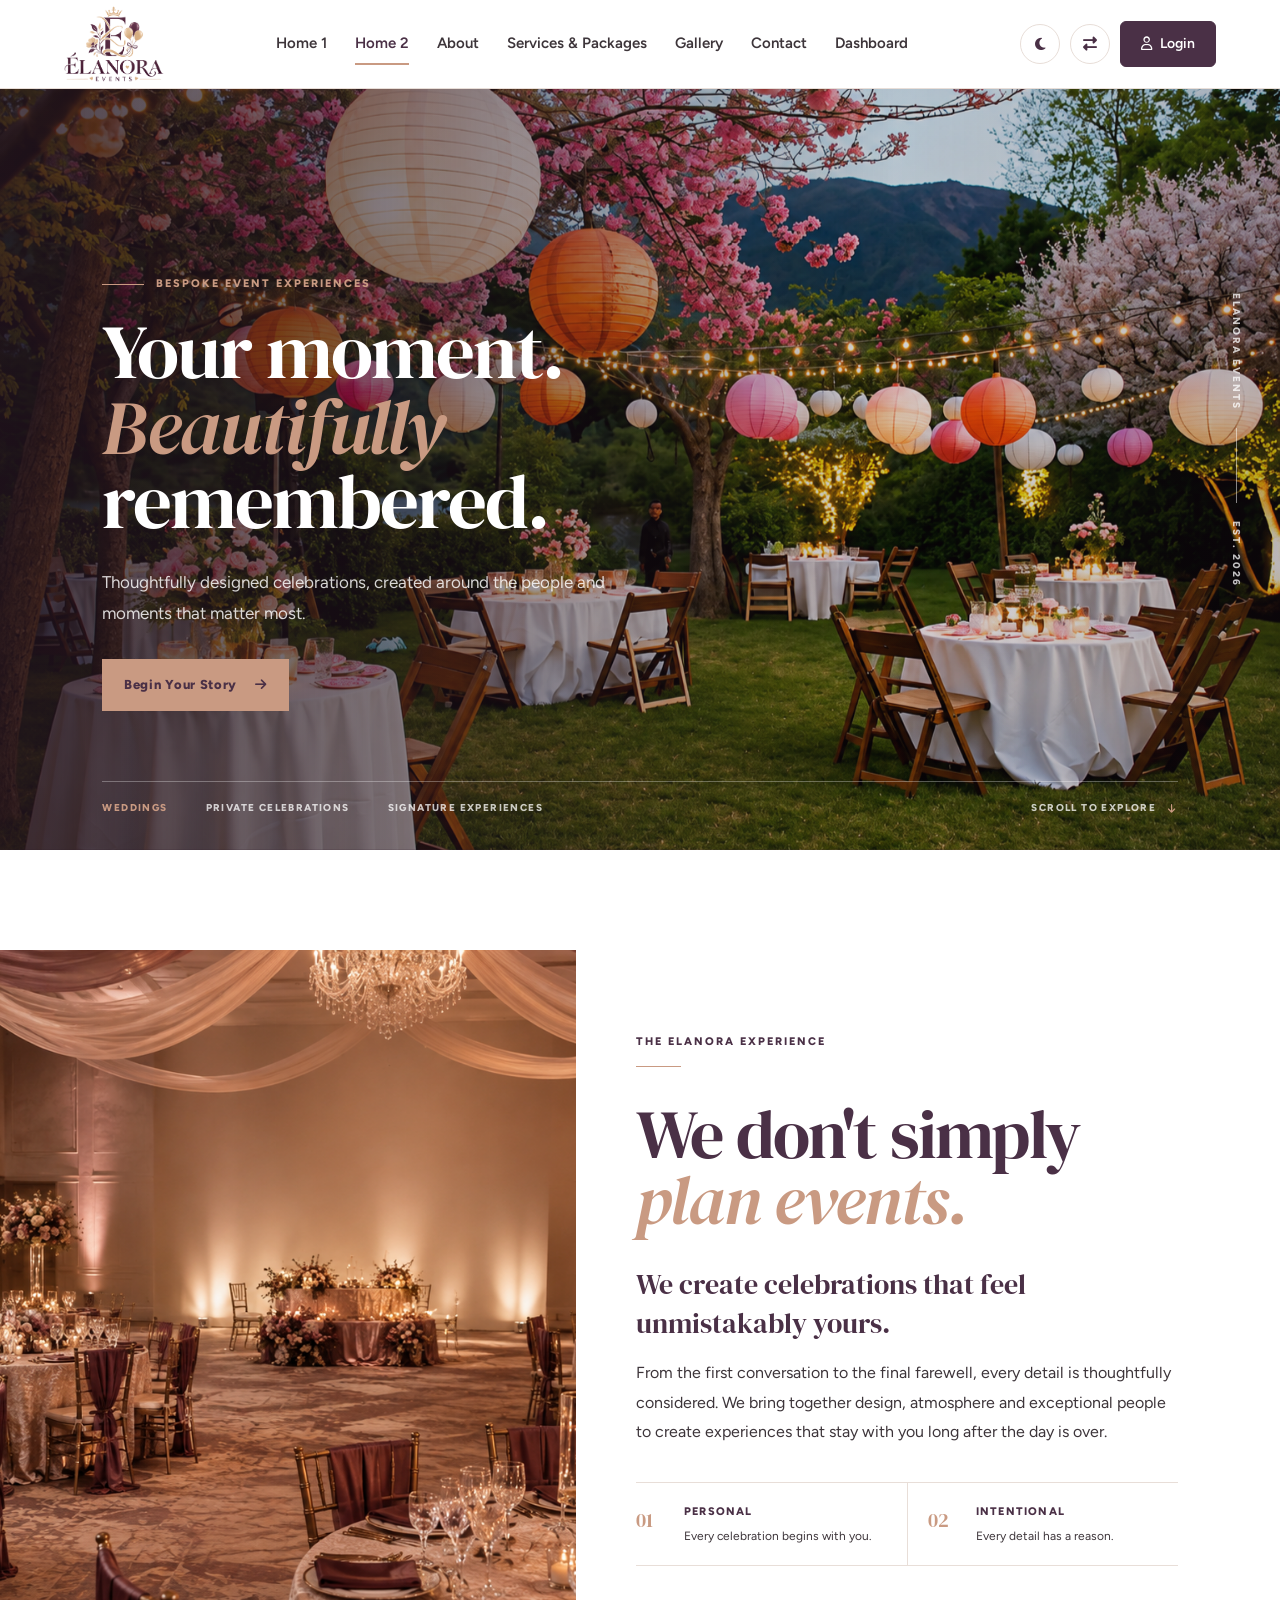
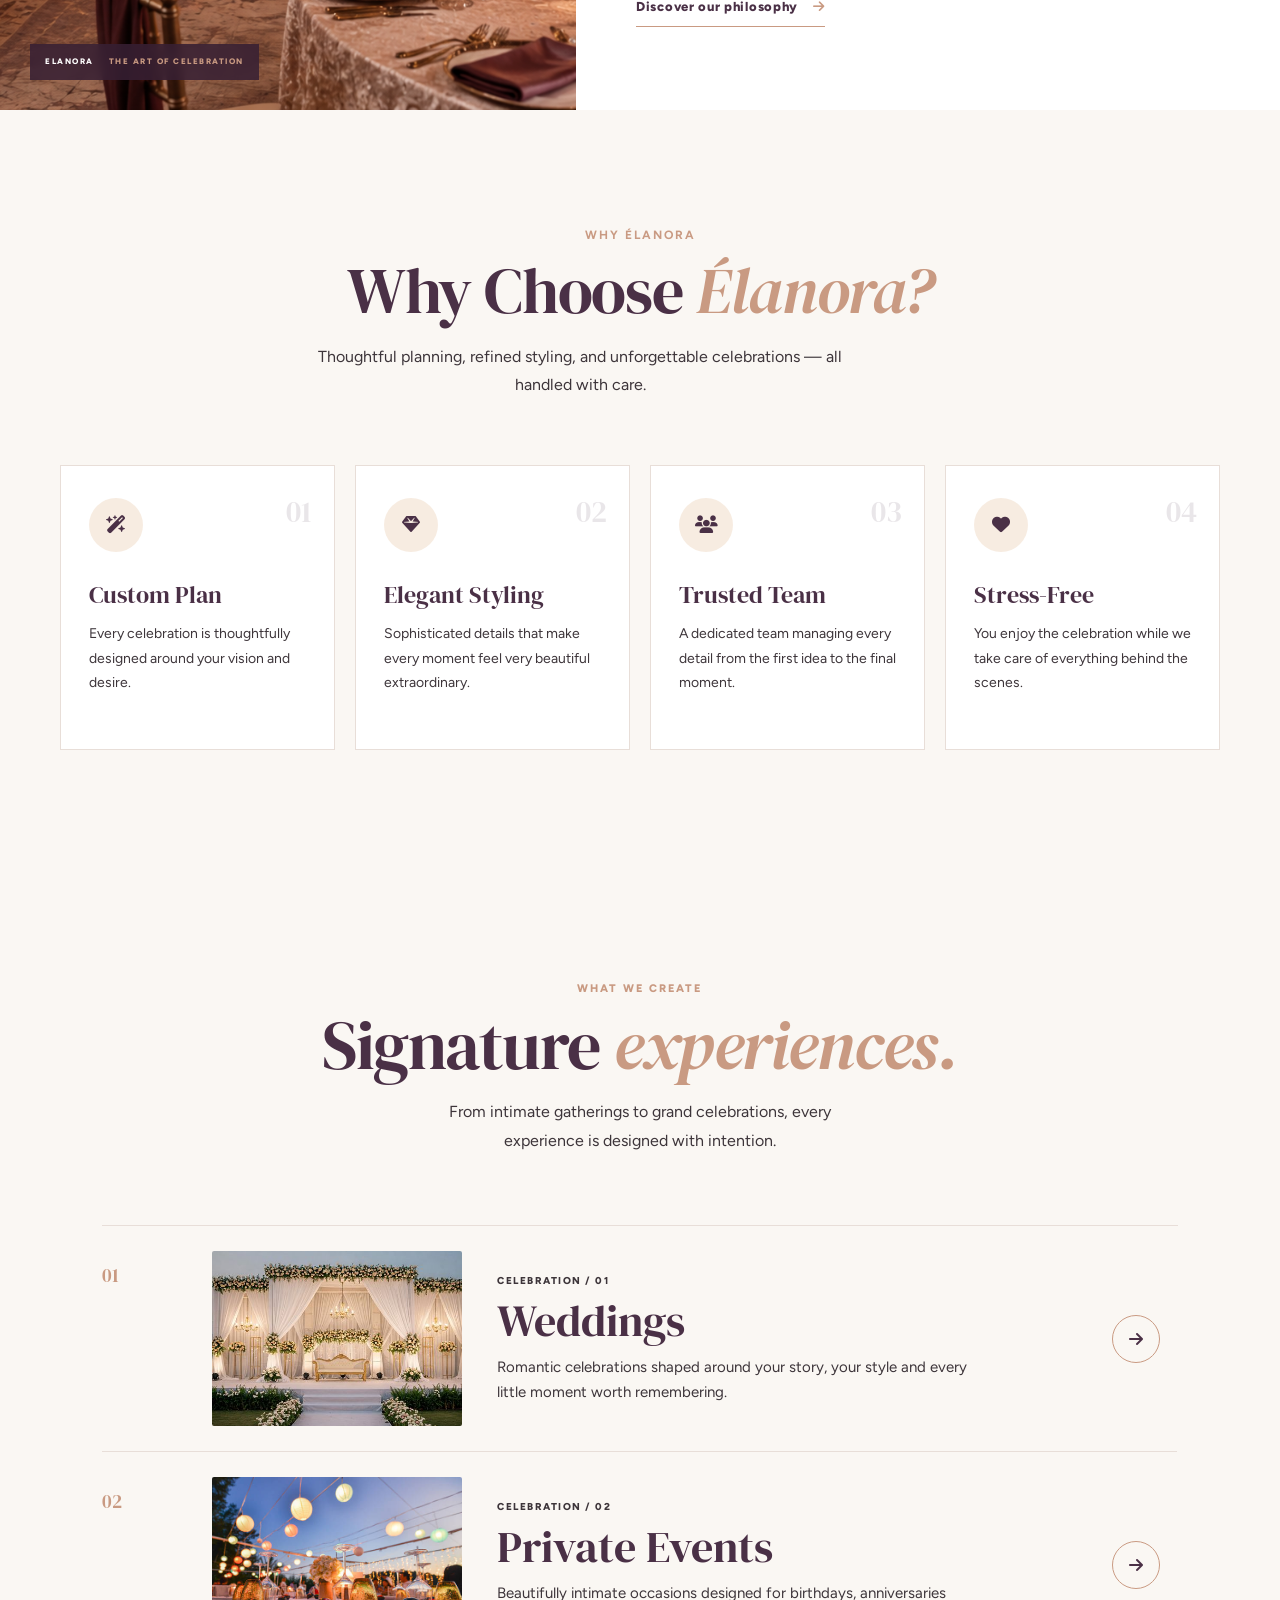
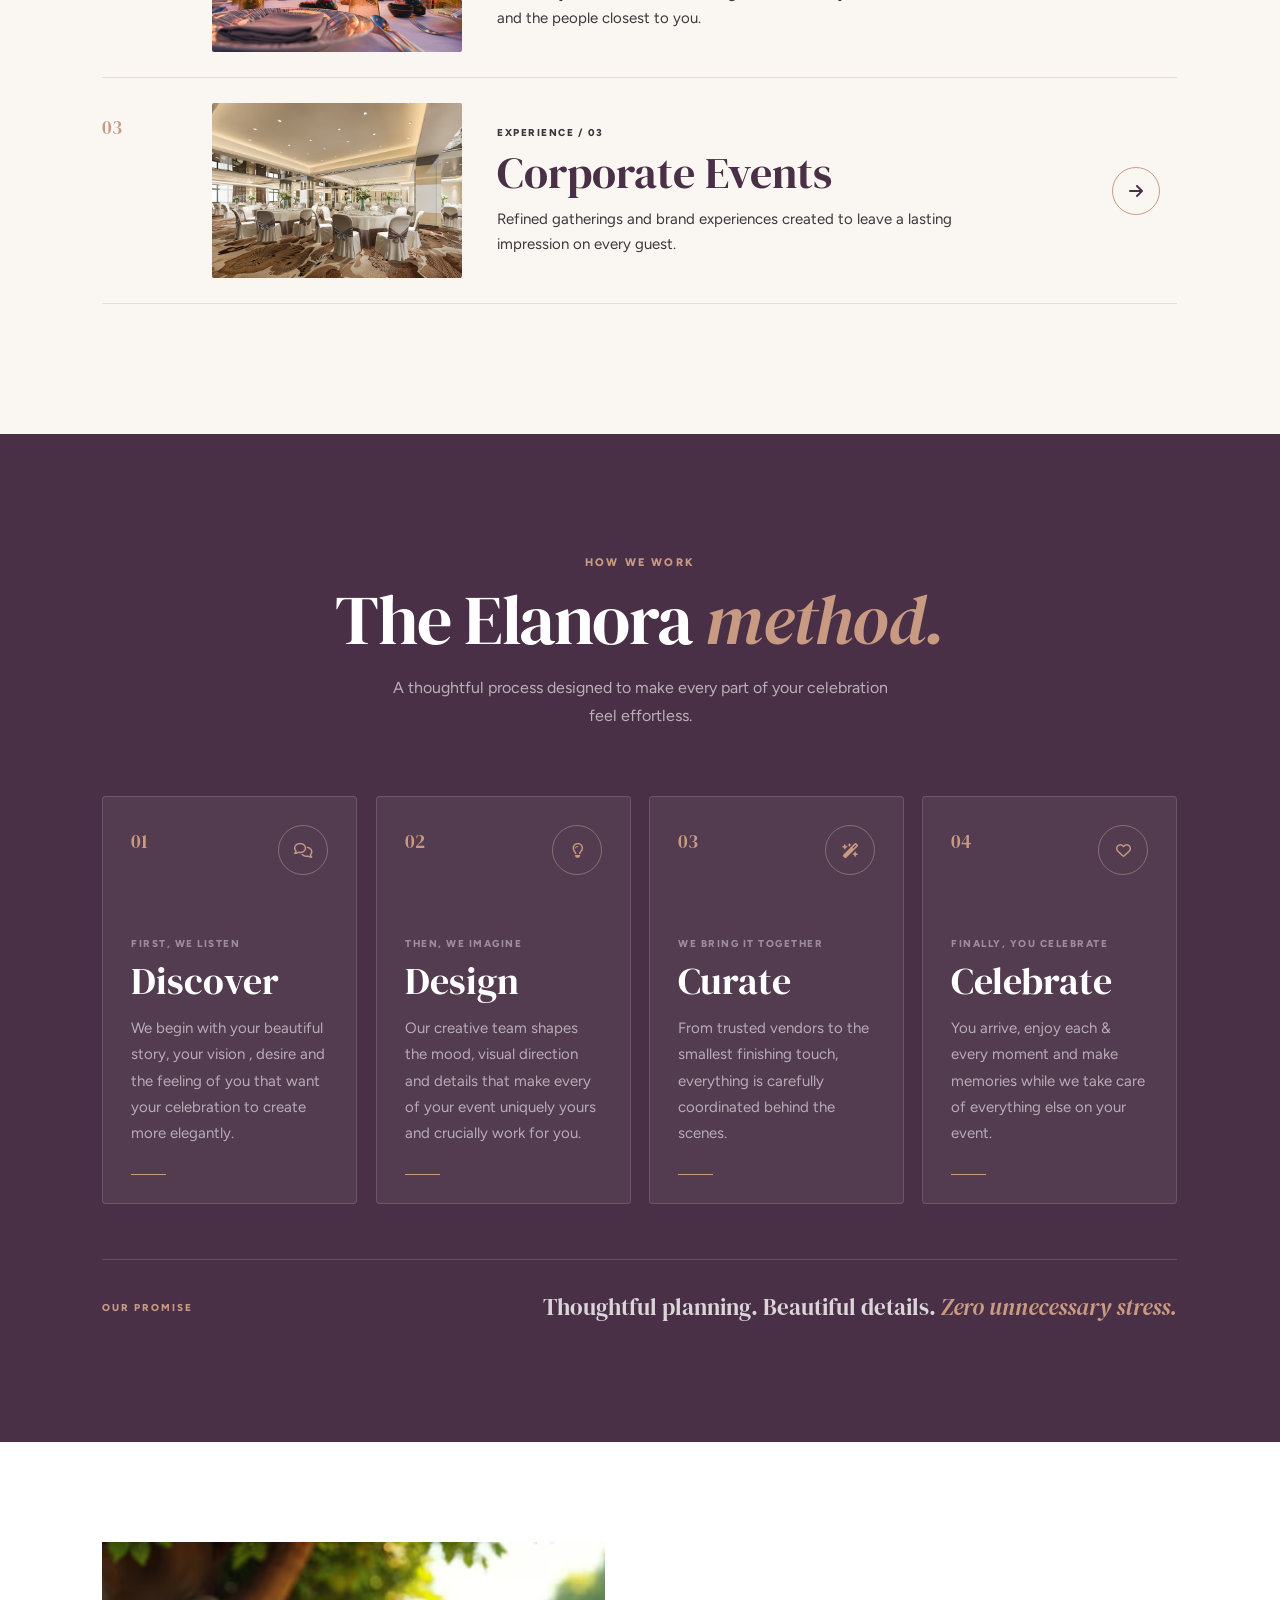
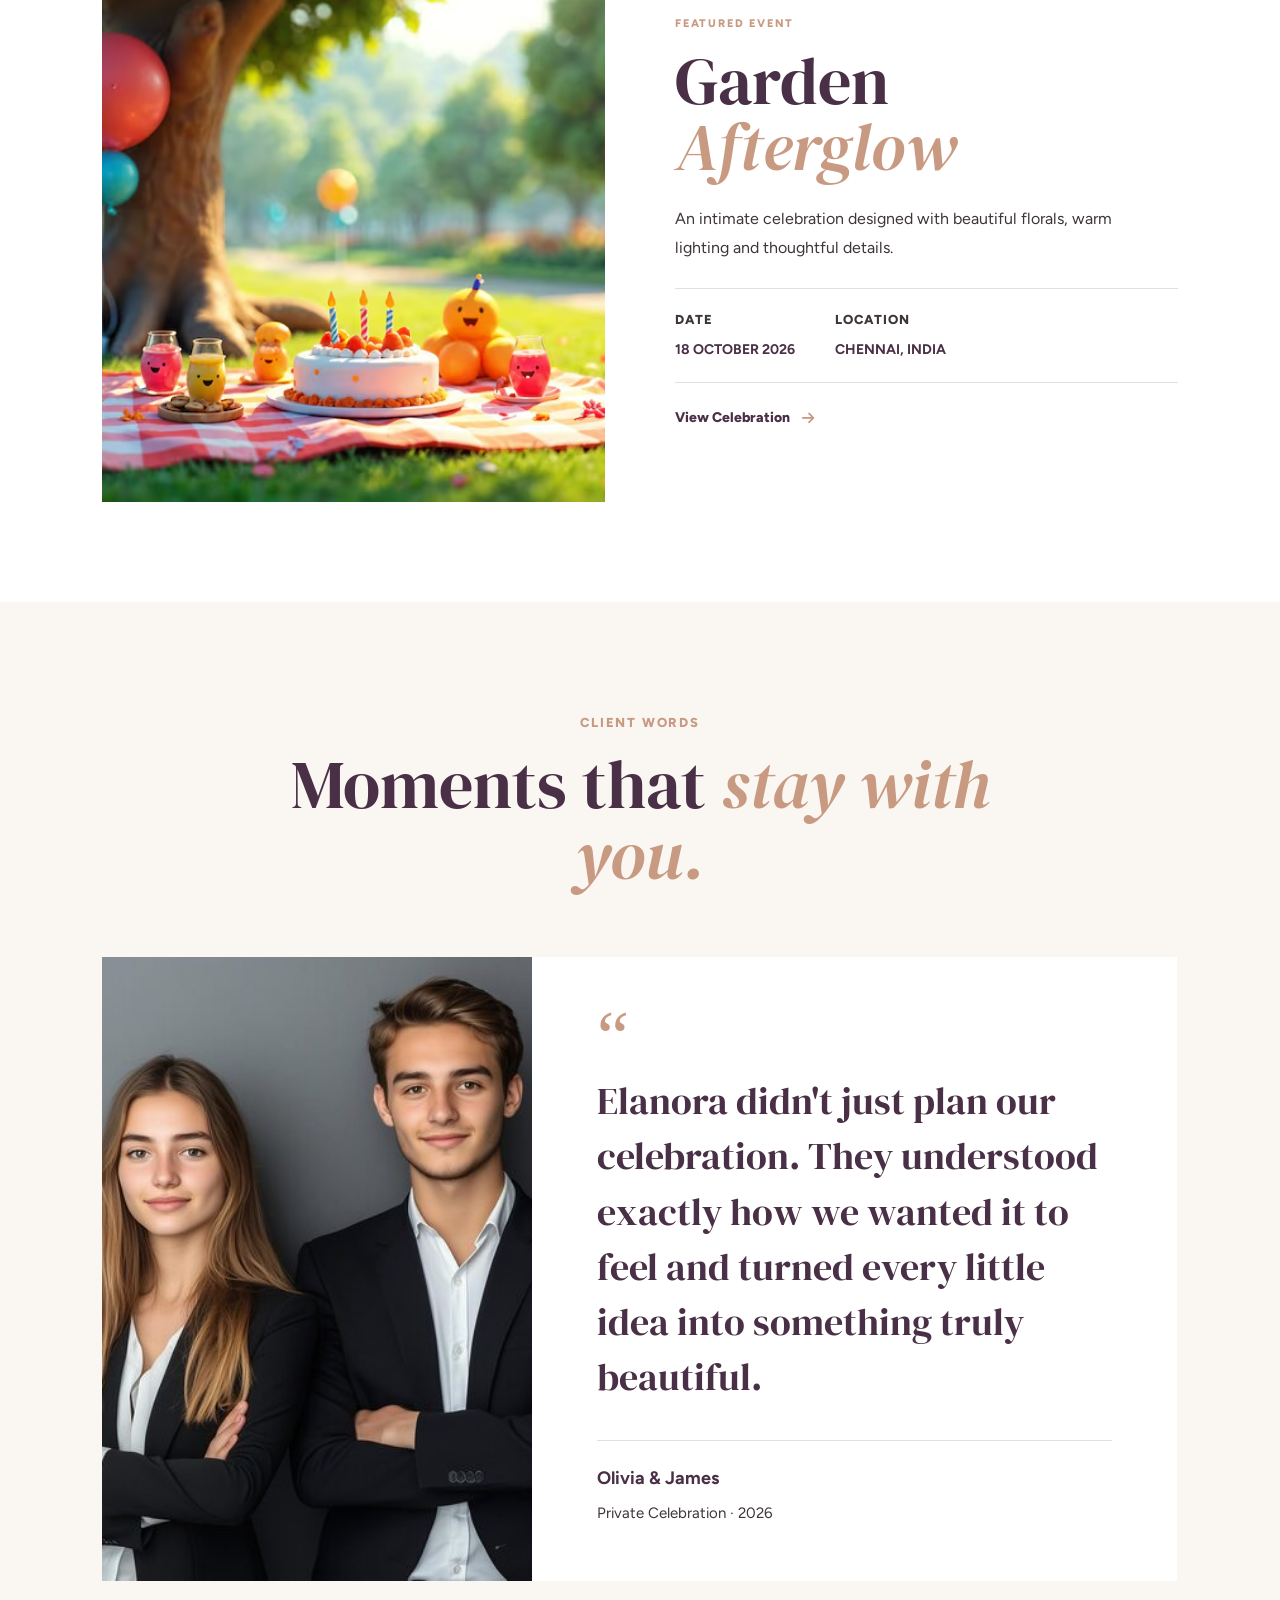
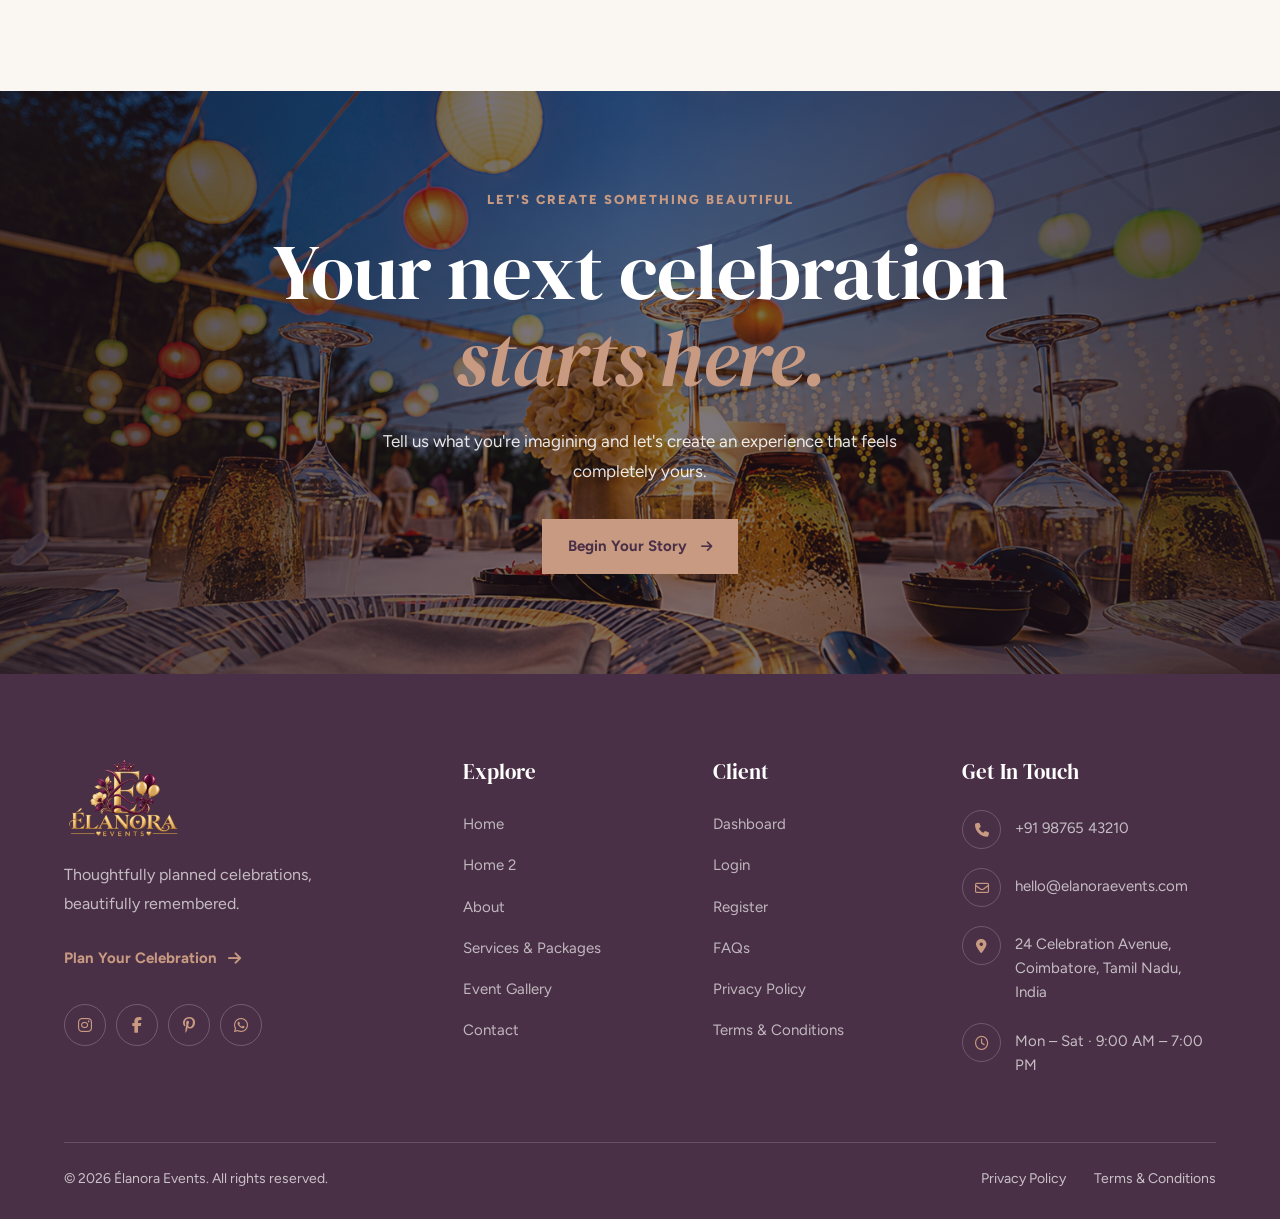
<file: home-2.html>
<!DOCTYPE html>
<html lang="en">

<head>
    <meta charset="UTF-8">

    <!-- Responsive -->
    <meta name="viewport" content="width=device-width, initial-scale=1.0">

    <!-- SEO -->
    <meta name="description"
        content="Élanora Events - Elegant birthday, anniversary and corporate event planning services.">
    <meta name="keywords"
        content="event planner, birthday planner, anniversary events, corporate events, event decoration">
    <meta name="author" content="Élanora Events">

    <!-- Page Title -->
    <title>Élanora Events</title>

    <!-- Favicon -->
    <link rel="icon" type="image/png" href="images/logo.png">

    <!-- Google Fonts -->
    <link rel="preconnect" href="https://fonts.googleapis.com">
    <link rel="preconnect" href="https://fonts.gstatic.com" crossorigin>

    <link
        href="https://fonts.googleapis.com/css2?family=DM+Serif+Display:ital@0;1&family=Figtree:wght@300;400;500;600;700;800&display=swap"
        rel="stylesheet">

    <!-- Font Awesome -->
    <link rel="stylesheet" href="https://cdnjs.cloudflare.com/ajax/libs/font-awesome/6.7.2/css/all.min.css">

    <!-- Main CSS -->
    <link rel="stylesheet" href="css/style.css">
</head>

<body class="home-2-page">


    <!-- =========================
     HEADER
     ========================= -->
    <header class="site-header" id="siteHeader">

        <div class="container header-container">

            <!-- Logo -->
            <a href="index.html" class="site-logo" aria-label="Élanora Events Home">
                <img src="images/logo.png" alt="Élanora Events Logo">
            </a>


            <!-- Navigation -->
            <nav class="main-navigation" id="mainNavigation">

                <ul class="nav-menu">

                    <li class="nav-item">
                        <a href="index.html" class="nav-link">
                            Home 1
                        </a>
                    </li>

                    <li class="nav-item">
                        <a href="home-2.html" class="nav-link active">
                            Home 2
                        </a>
                    </li>

                    <li class="nav-item">
                        <a href="about.html" class="nav-link">
                            About
                        </a>
                    </li>

                    <li class="nav-item">
                        <a href="services.html" class="nav-link">
                            Services & Packages
                        </a>
                    </li>

                    <li class="nav-item">
                        <a href="gallery.html" class="nav-link">
                            Gallery
                        </a>
                    </li>

                    <li class="nav-item">
                        <a href="contact.html" class="nav-link">
                            Contact
                        </a>
                    </li>

                    <li class="nav-item">
                        <a href="dashboard.html" class="nav-link">
                            Dashboard
                        </a>
                    </li>

                </ul>

                <div class="mobile-header-actions" aria-label="Mobile header actions">

                    <!-- Dark Mode -->
                    <button class="header-action-btn mobile-header-action-btn" id="themeToggleMobile" data-theme-toggle
                        type="button" aria-label="Toggle dark mode" title="Dark Mode">

                        <i class="fa-solid fa-moon"></i>

                    </button>


                    <!-- RTL -->
                    <button class="header-action-btn mobile-header-action-btn" id="rtlToggleMobile" data-rtl-toggle
                        type="button" aria-label="Toggle RTL mode" title="RTL Mode">

                        <i class="fa-solid fa-right-left"></i>

                    </button>


                    <!-- Login -->
                    <a href="login.html" class="header-login-btn mobile-header-login-btn">

                        <i class="fa-regular fa-user"></i>

                        <span>Login</span>

                    </a>

                </div>

            </nav>


            <!-- Header Actions -->
            <div class="header-actions">

                <!-- Dark Mode -->
                <button class="header-action-btn" id="themeToggle" type="button" aria-label="Toggle dark mode"
                    title="Dark Mode">

                    <i class="fa-solid fa-moon"></i>

                </button>


                <!-- RTL -->
                <button class="header-action-btn" id="rtlToggle" type="button" aria-label="Toggle RTL mode"
                    title="RTL Mode">

                    <i class="fa-solid fa-right-left"></i>

                </button>


                <!-- Login -->
                <a href="login.html" class="header-login-btn">
                    <i class="fa-regular fa-user"></i>
                    <span>Login</span>
                </a>


                <!-- Mobile Menu -->
                <button class="mobile-menu-toggle" id="mobileMenuToggle" type="button" aria-label="Open navigation menu"
                    aria-expanded="false">

                    <i class="fa-solid fa-bars"></i>

                </button>

            </div>

        </div>

    </header>


    <!-- =========================================================
     HOME 2 — PREMIUM CINEMATIC HERO
     ========================================================= -->

    <section class="elanora-home2-hero">

        <div class="elanora-home2-hero-image">

            <img src="images/home2-hero.jpg" alt="Elegant luxury event celebration">

        </div>


        <div class="elanora-home2-hero-overlay"></div>


        <!-- HERO CONTENT -->

        <div class="elanora-home2-hero-content">

            <span class="elanora-home2-hero-label">
                BESPOKE EVENT EXPERIENCES
            </span>

            <h1>
                Your moment.
                <br>
                <em>Beautifully</em>
                remembered.
            </h1>

            <p>
                Thoughtfully designed celebrations,
                created around the people and moments
                that matter most.
            </p>

            <a href="contact.html" class="elanora-home2-hero-button">
                Begin Your Story

                <i class="fa-solid fa-arrow-right"></i>
            </a>

        </div>


        <!-- HERO SIDE INFORMATION -->

        <div class="elanora-home2-hero-side">

            <span>
                ELANORA EVENTS
            </span>

            <div></div>

            <small>
                EST. 2026
            </small>

        </div>


        <!-- HERO BOTTOM INFO -->

        <div class="elanora-home2-hero-bottom">

            <span>
                WEDDINGS
            </span>

            <span>
                PRIVATE CELEBRATIONS
            </span>

            <span>
                SIGNATURE EXPERIENCES
            </span>

        </div>


        <!-- SCROLL INDICATOR -->

        <a href="#elanora-home2-introduction" class="elanora-home2-hero-scroll">

            <span>
                SCROLL TO EXPLORE
            </span>

            <i class="fa-solid fa-arrow-down"></i>

        </a>

    </section>


    <!-- =========================================================
     HOME 2 — SECTION 02
     EDITORIAL INTRODUCTION
     ========================================================= -->

    <section class="elanora-home2-introduction" id="elanora-home2-introduction">

        <!-- LEFT IMAGE -->

        <div class="elanora-home2-intro-image">

            <img src="images/home2-intro.jpg" alt="Elegant Elanora event styling">

            <div class="elanora-home2-intro-image-label">
                <span>ELANORA</span>
                <span>THE ART OF CELEBRATION</span>
            </div>

        </div>


        <!-- RIGHT CONTENT -->

        <div class="elanora-home2-intro-content">

            <span class="elanora-home2-intro-eyebrow">
                THE ELANORA EXPERIENCE
            </span>

            <div class="elanora-home2-intro-line"></div>

            <h2>
                We don't simply
                <em>plan events.</em>
            </h2>

            <p class="elanora-home2-intro-lead">
                We create celebrations that feel
                unmistakably yours.
            </p>

            <p class="elanora-home2-intro-description">
                From the first conversation to the final
                farewell, every detail is thoughtfully
                considered. We bring together design,
                atmosphere and exceptional people to
                create experiences that stay with you
                long after the day is over.
            </p>


            <div class="elanora-home2-intro-details">

                <div>
                    <strong>01</strong>
                    <span>PERSONAL</span>
                    <small>Every celebration begins with you.</small>
                </div>

                <div>
                    <strong>02</strong>
                    <span>INTENTIONAL</span>
                    <small>Every detail has a reason.</small>
                </div>

            </div>


            <a href="about.html" class="elanora-home2-intro-link">
                Discover our philosophy

                <i class="fa-solid fa-arrow-right"></i>
            </a>

        </div>

    </section>

    <!-- =========================================================
     WHY CHOOSE ÉLANORA
     ========================================================= -->

    <section class="elanora-why-section">

        <div class="elanora-why-container">

            <!-- SECTION HEADING -->
            <div class="elanora-why-heading">

                <span class="elanora-why-eyebrow">
                    WHY ÉLANORA
                </span>

                <h2>
                    Why Choose <em>Élanora?</em>
                </h2>

                <p>
                    Thoughtful planning, refined styling, and unforgettable
                    celebrations — all handled with care.
                </p>

            </div>


            <!-- FEATURES -->
            <div class="elanora-why-grid">


                <!-- CARD 01 -->
                <div class="elanora-why-card">

                    <div class="elanora-why-number">
                        01
                    </div>

                    <div class="elanora-why-icon">
                        <i class="fa-solid fa-wand-magic-sparkles"></i>
                    </div>

                    <h3>
                        Custom Plan
                    </h3>

                    <p>
                        Every celebration is thoughtfully designed
                        around your vision and desire.
                    </p>

                </div>


                <!-- CARD 02 -->
                <div class="elanora-why-card">

                    <div class="elanora-why-number">
                        02
                    </div>

                    <div class="elanora-why-icon">
                        <i class="fa-solid fa-gem"></i>
                    </div>

                    <h3>
                        Elegant Styling
                    </h3>

                    <p>
                        Sophisticated details that make every
                        moment feel very beautiful extraordinary.
                    </p>

                </div>


                <!-- CARD 03 -->
                <div class="elanora-why-card">

                    <div class="elanora-why-number">
                        03
                    </div>

                    <div class="elanora-why-icon">
                        <i class="fa-solid fa-users"></i>
                    </div>

                    <h3>
                        Trusted Team
                    </h3>

                    <p>
                        A dedicated team managing every detail
                        from the first idea to the final moment.
                    </p>

                </div>


                <!-- CARD 04 -->
                <div class="elanora-why-card">

                    <div class="elanora-why-number">
                        04
                    </div>

                    <div class="elanora-why-icon">
                        <i class="fa-solid fa-heart"></i>
                    </div>

                    <h3>
                        Stress-Free
                    </h3>

                    <p>
                        You enjoy the celebration while we take
                        care of everything behind the scenes.
                    </p>

                </div>

            </div>

        </div>

    </section>

    <!-- =========================================================
     HOME 2 — SECTION 03
     SIGNATURE EXPERIENCES
     ========================================================= -->

    <section class="elanora-home2-experiences">

        <!-- SECTION HEADER -->

        <div class="elanora-home2-experiences-heading">

            <div>

                <span>
                    WHAT WE CREATE
                </span>

                <h2>
                    Signature
                    <em>experiences.</em>
                </h2>

            </div>

            <p>
                From intimate gatherings to grand celebrations,
                every experience is designed with intention.
            </p>

        </div>


        <!-- EXPERIENCE LIST -->

        <div class="elanora-home2-experience-list">


            <!-- EXPERIENCE 01 -->

            <a href="services.html" class="elanora-home2-experience">

                <div class="elanora-home2-experience-number">
                    01
                </div>


                <div class="elanora-home2-experience-image">

                    <img src="images/home2-weddings.jpg" alt="Luxury wedding celebration">

                </div>


                <div class="elanora-home2-experience-content">

                    <span>
                        CELEBRATION / 01
                    </span>

                    <h3>
                        Weddings
                    </h3>

                    <p>
                        Romantic celebrations shaped around
                        your story, your style and every little
                        moment worth remembering.
                    </p>

                </div>


                <div class="elanora-home2-experience-arrow">

                    <i class="fa-solid fa-arrow-right"></i>

                </div>

            </a>



            <!-- EXPERIENCE 02 -->

            <a href="services.html" class="elanora-home2-experience">

                <div class="elanora-home2-experience-number">
                    02
                </div>


                <div class="elanora-home2-experience-image">

                    <img src="images/home2-private-events.jpg" alt="Elegant private celebration">

                </div>


                <div class="elanora-home2-experience-content">

                    <span>
                        CELEBRATION / 02
                    </span>

                    <h3>
                        Private Events
                    </h3>

                    <p>
                        Beautifully intimate occasions designed
                        for birthdays, anniversaries and the
                        people closest to you.
                    </p>

                </div>


                <div class="elanora-home2-experience-arrow">

                    <i class="fa-solid fa-arrow-right"></i>

                </div>

            </a>



            <!-- EXPERIENCE 03 -->

            <a href="services.html" class="elanora-home2-experience">

                <div class="elanora-home2-experience-number">
                    03
                </div>


                <div class="elanora-home2-experience-image">

                    <img src="images/home2-corporate.jpg" alt="Premium corporate event">

                </div>


                <div class="elanora-home2-experience-content">

                    <span>
                        EXPERIENCE / 03
                    </span>

                    <h3>
                        Corporate Events
                    </h3>

                    <p>
                        Refined gatherings and brand experiences
                        created to leave a lasting impression
                        on every guest.
                    </p>

                </div>


                <div class="elanora-home2-experience-arrow">

                    <i class="fa-solid fa-arrow-right"></i>

                </div>

            </a>


        </div>

    </section>

    <!-- =========================================================
     HOME 2 — SECTION 04
     THE ELANORA METHOD
     ========================================================= -->

    <section class="elanora-home2-method">

        <!-- CENTERED HEADING -->

        <div class="elanora-home2-method-heading">

            <span>
                HOW WE WORK
            </span>

            <h2>
                The Elanora
                <em>method.</em>
            </h2>

            <p>
                A thoughtful process designed to make
                every part of your celebration feel effortless.
            </p>

        </div>


        <!-- FOUR PREMIUM CARDS -->

        <div class="elanora-home2-method-grid">


            <!-- CARD 01 -->

            <article class="elanora-home2-method-card">

                <div class="elanora-home2-method-card-top">

                    <span class="elanora-method-number">
                        01
                    </span>

                    <div class="elanora-method-icon">
                        <i class="fa-regular fa-comments"></i>
                    </div>

                </div>


                <div class="elanora-method-card-content">

                    <span class="elanora-method-small-title">
                        FIRST, WE LISTEN
                    </span>

                    <h3>
                        Discover
                    </h3>

                    <p>
                        We begin with your beautiful story, your vision , desire
                        and the feeling of you that want your celebration
                        to create more elegantly.
                    </p>

                </div>


                <div class="elanora-method-card-line"></div>

            </article>



            <!-- CARD 02 -->

            <article class="elanora-home2-method-card">

                <div class="elanora-home2-method-card-top">

                    <span class="elanora-method-number">
                        02
                    </span>

                    <div class="elanora-method-icon">
                        <i class="fa-regular fa-lightbulb"></i>
                    </div>

                </div>


                <div class="elanora-method-card-content">

                    <span class="elanora-method-small-title">
                        THEN, WE IMAGINE
                    </span>

                    <h3>
                        Design
                    </h3>

                    <p>
                        Our creative team shapes the mood,
                        visual direction and details that make every of
                        your event uniquely yours and crucially work for you.
                    </p>

                </div>


                <div class="elanora-method-card-line"></div>

            </article>



            <!-- CARD 03 -->

            <article class="elanora-home2-method-card">

                <div class="elanora-home2-method-card-top">

                    <span class="elanora-method-number">
                        03
                    </span>

                    <div class="elanora-method-icon">
                        <i class="fa-solid fa-wand-magic-sparkles"></i>
                    </div>

                </div>


                <div class="elanora-method-card-content">

                    <span class="elanora-method-small-title">
                        WE BRING IT TOGETHER
                    </span>

                    <h3>
                        Curate
                    </h3>

                    <p>
                        From trusted vendors to the smallest
                        finishing touch, everything is carefully
                        coordinated behind the scenes.
                    </p>

                </div>


                <div class="elanora-method-card-line"></div>

            </article>



            <!-- CARD 04 -->

            <article class="elanora-home2-method-card">

                <div class="elanora-home2-method-card-top">

                    <span class="elanora-method-number">
                        04
                    </span>

                    <div class="elanora-method-icon">
                        <i class="fa-regular fa-heart"></i>
                    </div>

                </div>


                <div class="elanora-method-card-content">

                    <span class="elanora-method-small-title">
                        FINALLY, YOU CELEBRATE
                    </span>

                    <h3>
                        Celebrate
                    </h3>

                    <p>
                        You arrive, enjoy each & every moment and
                        make memories while we take care
                        of everything else on your event.
                    </p>

                </div>


                <div class="elanora-method-card-line"></div>

            </article>


        </div>


        <!-- BOTTOM STATEMENT -->

        <div class="elanora-home2-method-statement">

            <span>
                OUR PROMISE
            </span>

            <p>
                Thoughtful planning.
                Beautiful details.
                <em>Zero unnecessary stress.</em>
            </p>

        </div>

    </section>

    <!-- =========================================================
     HOME 2 — SECTION 05
     FEATURED EVENT
     ========================================================= -->

    <section class="elanora-home2-featured-simple">

        <div class="elanora-featured-simple-image">
            <img src="images/home2-featured.jpg" alt="Elegant event celebration">
        </div>

        <div class="elanora-featured-simple-content">

            <span>
                FEATURED EVENT
            </span>

            <h2>
                Garden
                <em>Afterglow</em>
            </h2>

            <p>
                An intimate celebration designed with
                beautiful florals, warm lighting and
                thoughtful details.
            </p>

            <div class="elanora-featured-simple-info">

                <div>
                    <small>DATE</small>
                    <strong>18 OCTOBER 2026</strong>
                </div>

                <div>
                    <small>LOCATION</small>
                    <strong>CHENNAI, INDIA</strong>
                </div>

            </div>

            <a href="#">
                View Celebration
                <i class="fa-solid fa-arrow-right"></i>
            </a>

        </div>

    </section>

    <!-- =========================================================
     HOME 2 — SECTION 06
     CLIENT WORDS
     ========================================================= -->

    <section class="elanora-home2-testimonial">

        <div class="elanora-home2-testimonial-heading">

            <span>
                CLIENT WORDS
            </span>

            <h2>
                Moments that
                <em>stay with you.</em>
            </h2>

        </div>


        <div class="elanora-home2-testimonial-content">

            <!-- CLIENT IMAGE -->

            <div class="elanora-home2-testimonial-image">

                <img src="images/home2-testimonial.jpg" alt="Elanora event client">

            </div>


            <!-- QUOTE -->

            <div class="elanora-home2-testimonial-quote">

                <span class="elanora-home2-quote-mark">
                    “
                </span>

                <blockquote>
                    Elanora didn't just plan our celebration.
                    They understood exactly how we wanted it
                    to feel and turned every little idea into
                    something truly beautiful.
                </blockquote>

                <div class="elanora-home2-client-details">

                    <strong>
                        Olivia & James
                    </strong>

                    <span>
                        Private Celebration · 2026
                    </span>

                </div>

            </div>

        </div>

    </section>

    <!-- =========================================================
     HOME 2 — SECTION 07
     FINAL CTA
     ========================================================= -->

    <section class="elanora-home2-final-cta">

        <!-- Background Image -->

        <div class="elanora-home2-final-cta-bg">

            <img src="images/home2-cta.jpg" alt="Elegant celebration event">

        </div>


        <!-- Dark Overlay -->

        <div class="elanora-home2-final-cta-overlay"></div>


        <!-- CTA Content -->

        <div class="elanora-home2-final-cta-content">

            <span class="elanora-home2-final-cta-label">
                LET'S CREATE SOMETHING BEAUTIFUL
            </span>

            <h2>
                Your next celebration
                <em>starts here.</em>
            </h2>

            <p>
                Tell us what you're imagining and let's create
                an experience that feels completely yours.
            </p>

            <a href="contact.html" class="elanora-home2-final-cta-button">
                Begin Your Story

                <i class="fa-solid fa-arrow-right"></i>
            </a>

        </div>

    </section>

    <!-- =========================================================
     ELANORA FOOTER
     ========================================================= -->
    <footer class="elanora-footer">

        <div class="container">

            <!-- =====================================================
             FOOTER MAIN
             ===================================================== -->
            <div class="elanora-footer-main">


                <!-- =================================================
                 COLUMN 01 — BRAND
                 ================================================= -->
                <div class="elanora-footer-brand">

                    <a href="index.html" class="elanora-footer-logo">

                        <img src="images/logo-light.png" alt="Élanora Events">

                    </a>


                    <p class="elanora-footer-tagline">
                        Thoughtfully planned celebrations,
                        beautifully remembered.
                    </p>


                    <a href="contact.html" class="elanora-footer-start">
                        Plan Your Celebration

                        <i class="fa-solid fa-arrow-right"></i>
                    </a>


                    <!-- SOCIAL ICONS -->
                    <div class="elanora-footer-social">

                        <a href="#" aria-label="Instagram">
                            <i class="fa-brands fa-instagram"></i>
                        </a>


                        <a href="#" aria-label="Facebook">
                            <i class="fa-brands fa-facebook-f"></i>
                        </a>


                        <a href="#" aria-label="Pinterest">
                            <i class="fa-brands fa-pinterest-p"></i>
                        </a>


                        <a href="#" aria-label="WhatsApp">
                            <i class="fa-brands fa-whatsapp"></i>
                        </a>

                    </div>

                </div>


                <!-- =================================================
                 COLUMN 02 — EXPLORE
                 ================================================= -->
                <div class="elanora-footer-column">

                    <h3>
                        Explore
                    </h3>


                    <ul>

                        <li>
                            <a href="index.html">
                                Home
                            </a>
                        </li>


                        <li>
                            <a href="home-2.html">
                                Home 2
                            </a>
                        </li>


                        <li>
                            <a href="about.html">
                                About
                            </a>
                        </li>


                        <li>
                            <a href="services.html">
                                Services & Packages
                            </a>
                        </li>


                        <li>
                            <a href="gallery.html">
                                Event Gallery
                            </a>
                        </li>


                        <li>
                            <a href="contact.html">
                                Contact
                            </a>
                        </li>

                    </ul>

                </div>


                <!-- =================================================
                 COLUMN 03 — CLIENT
                 ================================================= -->
                <div class="elanora-footer-column">

                    <h3>
                        Client
                    </h3>


                    <ul>

                        <li>
                            <a href="dashboard.html">
                                Dashboard
                            </a>
                        </li>


                        <li>
                            <a href="login.html">
                                Login
                            </a>
                        </li>


                        <li>
                            <a href="register.html">
                                Register
                            </a>
                        </li>


                        <li>
                            <a href="faq.html">
                                FAQs
                            </a>
                        </li>


                        <li>
                            <a href="#">
                                Privacy Policy
                            </a>
                        </li>


                        <li>
                            <a href="#">
                                Terms & Conditions
                            </a>
                        </li>

                    </ul>

                </div>


                <!-- =================================================
                 COLUMN 04 — GET IN TOUCH
                 ================================================= -->
                <div class="elanora-footer-column elanora-footer-contact">

                    <h3>
                        Get In Touch
                    </h3>


                    <!-- PHONE -->
                    <a href="tel:+919876543210" class="footer-contact-item">

                        <span class="footer-contact-icon">
                            <i class="fa-solid fa-phone"></i>
                        </span>

                        <span class="footer-contact-text">
                            +91 98765 43210
                        </span>

                    </a>


                    <!-- EMAIL -->
                    <a href="mailto:hello@elanoraevents.com" class="footer-contact-item">

                        <span class="footer-contact-icon">
                            <i class="fa-regular fa-envelope"></i>
                        </span>

                        <span class="footer-contact-text">
                            hello@elanoraevents.com
                        </span>

                    </a>


                    <!-- LOCATION -->
                    <div class="footer-contact-item footer-location">

                        <span class="footer-contact-icon">
                            <i class="fa-solid fa-location-dot"></i>
                        </span>

                        <span class="footer-contact-text">
                            24 Celebration Avenue,<br>
                            Coimbatore, Tamil Nadu,<br>
                            India
                        </span>

                    </div>


                    <!-- WORKING HOURS -->
                    <div class="footer-contact-item footer-hours">

                        <span class="footer-contact-icon">
                            <i class="fa-regular fa-clock"></i>
                        </span>

                        <span class="footer-contact-text">
                            Mon – Sat · 9:00 AM – 7:00 PM
                        </span>

                    </div>

                </div>

            </div>


            <!-- =====================================================
             FOOTER BOTTOM
             ===================================================== -->
            <div class="elanora-footer-bottom">

                <p>
                    © 2026 Élanora Events. All rights reserved.
                </p>


                <div class="elanora-footer-bottom-links">

                    <a href="#">
                        Privacy Policy
                    </a>

                    <a href="#">
                        Terms & Conditions
                    </a>

                </div>

            </div>

        </div>

    </footer>

    <!-- Main JavaScript -->
    <script src="js/main.js"></script>

</body>

</html>
</file>
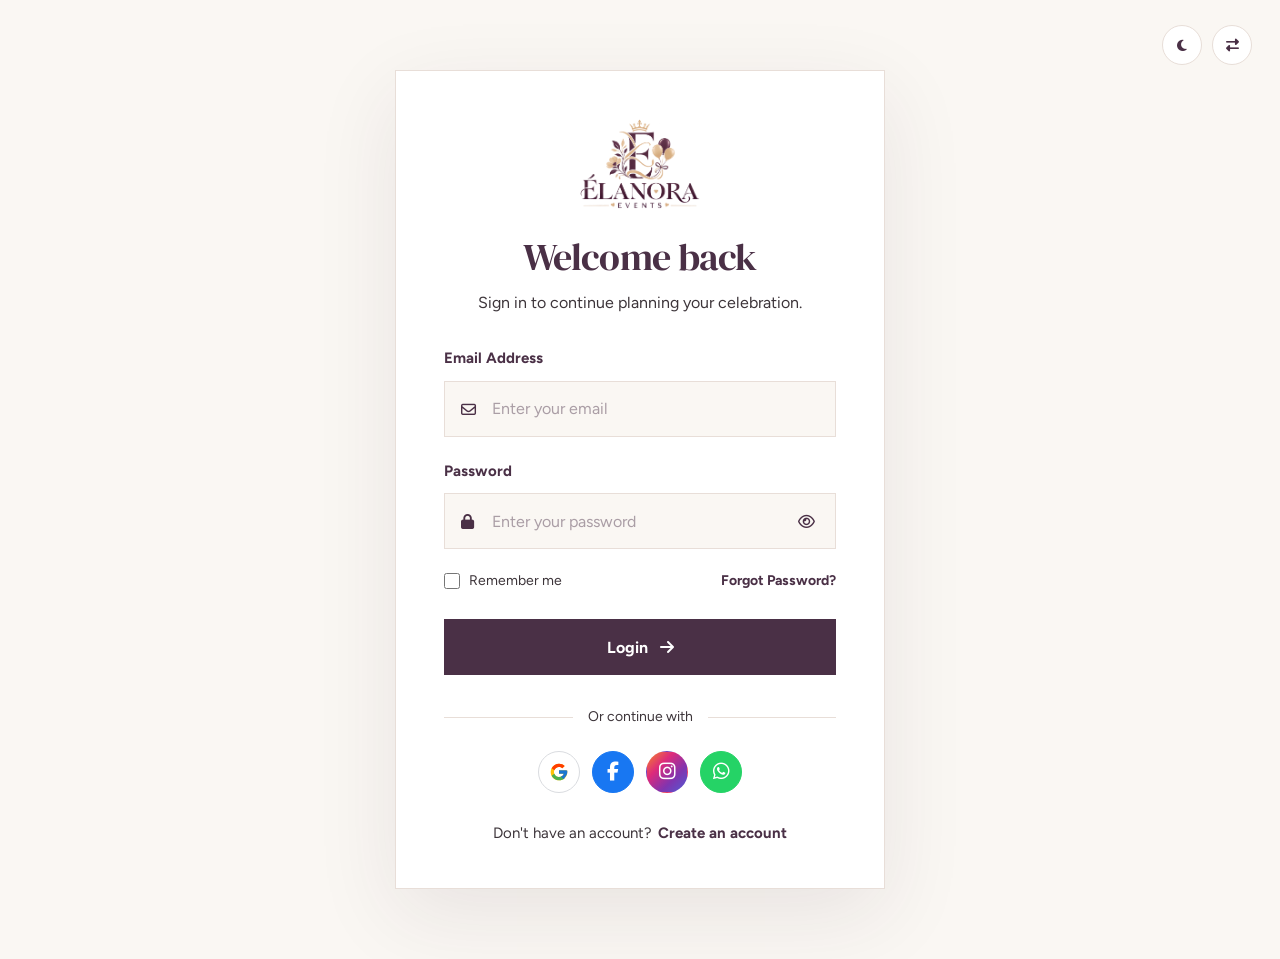
<file: login.html>
<!DOCTYPE html>
<html lang="en">

<head>
    <meta charset="UTF-8">

    <!-- Responsive -->
    <meta name="viewport" content="width=device-width, initial-scale=1.0">

    <!-- SEO -->
    <meta name="description"
        content="Élanora Events - Elegant birthday, anniversary and corporate event planning services.">
    <meta name="keywords"
        content="event planner, birthday planner, anniversary events, corporate events, event decoration">
    <meta name="author" content="Élanora Events">

    <!-- Page Title -->
    <title>Élanora Events</title>

    <!-- Favicon -->
    <link rel="icon" type="image/png" href="images/logo.png">

    <!-- Google Fonts -->
    <link rel="preconnect" href="https://fonts.googleapis.com">
    <link rel="preconnect" href="https://fonts.gstatic.com" crossorigin>

    <link
        href="https://fonts.googleapis.com/css2?family=DM+Serif+Display:ital@0;1&family=Figtree:wght@300;400;500;600;700;800&display=swap"
        rel="stylesheet">

    <!-- Font Awesome -->
    <link rel="stylesheet" href="https://cdnjs.cloudflare.com/ajax/libs/font-awesome/6.7.2/css/all.min.css">

    <!-- Main CSS -->
    <link rel="stylesheet" href="css/style.css">
</head>

<body class="elanora-auth-body">


    <!-- =====================================================
         TOP RIGHT CONTROLS
         ===================================================== -->

    <div class="elanora-auth-controls">

        <!-- DARK MODE -->
        <button type="button" class="elanora-auth-control" id="authThemeToggle" aria-label="Toggle dark mode">
            <i class="fa-solid fa-moon"></i>
        </button>


        <!-- RTL -->
        <button type="button" class="elanora-auth-control" id="authRtlToggle" aria-label="Toggle RTL mode">
            <i class="fa-solid fa-right-left"></i>
        </button>

    </div>



    <!-- =====================================================
         LOGIN PAGE
         ===================================================== -->

    <main class="elanora-auth-page">


        <!-- LOGIN CARD -->

        <div class="elanora-auth-card">


            <!-- LOGO -->

            <a href="index.html" class="elanora-auth-logo">

                <img src="images/logo.png" alt="Élanora Events">

            </a>



            <!-- HEADING -->

            <div class="elanora-auth-heading">

                <h1>
                    Welcome back
                </h1>

                <p>
                    Sign in to continue planning your celebration.
                </p>

            </div>



            <!-- LOGIN FORM -->

            <form class="elanora-auth-form" action="#" method="post">


                <!-- EMAIL -->

                <div class="elanora-auth-field">

                    <label for="login-email">
                        Email Address
                    </label>

                    <div class="elanora-auth-input-wrap">

                        <i class="fa-regular fa-envelope"></i>

                        <input type="email" id="login-email" name="email" placeholder="Enter your email"
                            autocomplete="email" required>

                    </div>

                </div>



                <!-- PASSWORD -->

                <div class="elanora-auth-field">

                    <label for="login-password">
                        Password
                    </label>

                    <div class="elanora-auth-input-wrap">

                        <i class="fa-solid fa-lock"></i>

                        <input type="password" id="login-password" name="password" placeholder="Enter your password"
                            autocomplete="current-password" required>

                        <button type="button" class="elanora-password-toggle" data-target="login-password"
                            aria-label="Show password">

                            <i class="fa-regular fa-eye"></i>

                        </button>

                    </div>

                </div>



                <!-- REMEMBER + FORGOT -->

                <div class="elanora-auth-options">

                    <label class="elanora-remember">

                        <input type="checkbox" name="remember">

                        <span>
                            Remember me
                        </span>

                    </label>


                    <a href="#" class="elanora-forgot-password">
                        Forgot Password?
                    </a>

                </div>



                <!-- LOGIN BUTTON -->

                <button type="submit" class="elanora-auth-submit">

                    Login

                    <i class="fa-solid fa-arrow-right"></i>

                </button>


            </form>



            <!-- DIVIDER -->

            <div class="elanora-auth-divider">

                <span>
                    Or continue with
                </span>

            </div>



            <!-- SOCIAL LOGIN -->

            <div class="elanora-auth-social">


                <!-- GOOGLE -->

                <a href="#" class="elanora-social-google" aria-label="Continue with Google">

                    <img src="images/google-logo.svg" alt="Google">

                </a>


                <!-- FACEBOOK -->

                <a href="#" class="elanora-social-facebook" aria-label="Continue with Facebook">

                    <i class="fa-brands fa-facebook-f"></i>

                </a>


                <!-- INSTAGRAM -->

                <a href="#" class="elanora-social-instagram" aria-label="Continue with Instagram">

                    <i class="fa-brands fa-instagram"></i>

                </a>


                <!-- WHATSAPP -->

                <a href="#" class="elanora-social-whatsapp" aria-label="Continue with WhatsApp">

                    <i class="fa-brands fa-whatsapp"></i>

                </a>

            </div>



            <!-- REGISTER LINK -->

            <div class="elanora-auth-switch">

                <span>
                    Don't have an account?
                </span>

                <a href="register.html">
                    Create an account
                </a>

            </div>


        </div>

    </main>

    <!-- Main JavaScript -->
    <script src="js/main.js"></script>

</body>

</html>
</file>
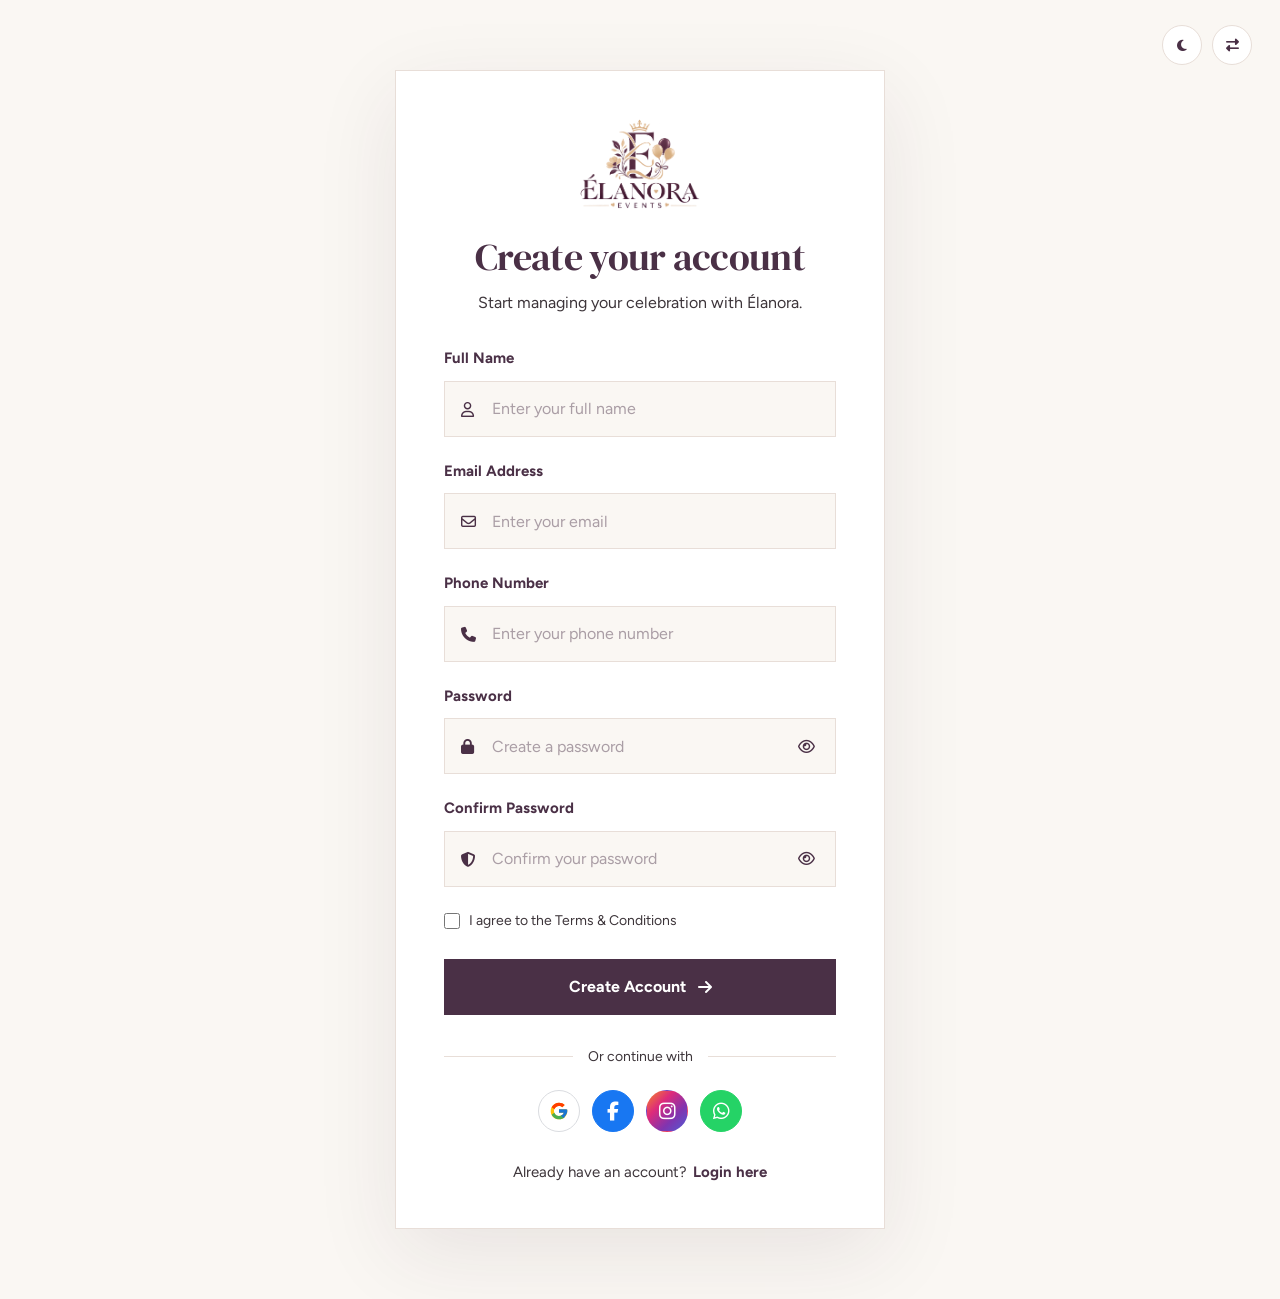
<file: register.html>
<!DOCTYPE html>
<html lang="en">

<head>
    <meta charset="UTF-8">

    <!-- Responsive -->
    <meta name="viewport" content="width=device-width, initial-scale=1.0">

    <!-- SEO -->
    <meta name="description"
        content="Élanora Events - Elegant birthday, anniversary and corporate event planning services.">
    <meta name="keywords"
        content="event planner, birthday planner, anniversary events, corporate events, event decoration">
    <meta name="author" content="Élanora Events">

    <!-- Page Title -->
    <title>Élanora Events</title>

    <!-- Favicon -->
    <link rel="icon" type="image/png" href="images/logo.png">

    <!-- Google Fonts -->
    <link rel="preconnect" href="https://fonts.googleapis.com">
    <link rel="preconnect" href="https://fonts.gstatic.com" crossorigin>

    <link
        href="https://fonts.googleapis.com/css2?family=DM+Serif+Display:ital@0;1&family=Figtree:wght@300;400;500;600;700;800&display=swap"
        rel="stylesheet">

    <!-- Font Awesome -->
    <link rel="stylesheet" href="https://cdnjs.cloudflare.com/ajax/libs/font-awesome/6.7.2/css/all.min.css">

    <!-- Main CSS -->
    <link rel="stylesheet" href="css/style.css">
</head>

<body class="elanora-auth-body">


    <!-- =====================================================
         TOP RIGHT CONTROLS
         ===================================================== -->

    <div class="elanora-auth-controls">

        <!-- DARK MODE -->
        <button type="button" class="elanora-auth-control" id="authThemeToggle" aria-label="Toggle dark mode">
            <i class="fa-solid fa-moon"></i>
        </button>


        <!-- RTL -->
        <button type="button" class="elanora-auth-control" id="authRtlToggle" aria-label="Toggle RTL mode">
            <i class="fa-solid fa-right-left"></i>
        </button>

    </div>



    <!-- =====================================================
         LOGIN PAGE
         ===================================================== -->

    <main class="elanora-auth-page">

        <!-- =========================================================
     REGISTER PAGE
     ========================================================= -->

        <div class="elanora-auth-card">

            <!-- LOGO -->

            <a href="index.html" class="elanora-auth-logo">

                <img src="images/logo.png" alt="Élanora Events">

            </a>


            <!-- HEADING -->

            <div class="elanora-auth-heading">

                <h1>
                    Create your account
                </h1>

                <p>
                    Start managing your celebration with Élanora.
                </p>

            </div>


            <!-- REGISTER FORM -->

            <form class="elanora-auth-form" action="#" method="post">


                <!-- FULL NAME -->

                <div class="elanora-auth-field">

                    <label for="register-name">
                        Full Name
                    </label>

                    <div class="elanora-auth-input-wrap">

                        <i class="fa-regular fa-user"></i>

                        <input type="text" id="register-name" name="name" placeholder="Enter your full name"
                            autocomplete="name" required>

                    </div>

                </div>


                <!-- EMAIL -->

                <div class="elanora-auth-field">

                    <label for="register-email">
                        Email Address
                    </label>

                    <div class="elanora-auth-input-wrap">

                        <i class="fa-regular fa-envelope"></i>

                        <input type="email" id="register-email" name="email" placeholder="Enter your email"
                            autocomplete="email" required>

                    </div>

                </div>


                <!-- PHONE -->

                <div class="elanora-auth-field">

                    <label for="register-phone">
                        Phone Number
                    </label>

                    <div class="elanora-auth-input-wrap">

                        <i class="fa-solid fa-phone"></i>

                        <input type="tel" id="register-phone" name="phone" placeholder="Enter your phone number"
                            autocomplete="tel" required>

                    </div>

                </div>


                <!-- PASSWORD -->

                <div class="elanora-auth-field">

                    <label for="register-password">
                        Password
                    </label>

                    <div class="elanora-auth-input-wrap">

                        <i class="fa-solid fa-lock"></i>

                        <input type="password" id="register-password" name="password" placeholder="Create a password"
                            autocomplete="new-password" required>

                        <button type="button" class="elanora-password-toggle" data-target="register-password"
                            aria-label="Show password">

                            <i class="fa-regular fa-eye"></i>

                        </button>

                    </div>

                </div>


                <!-- CONFIRM PASSWORD -->

                <div class="elanora-auth-field">

                    <label for="register-confirm-password">
                        Confirm Password
                    </label>

                    <div class="elanora-auth-input-wrap">

                        <i class="fa-solid fa-shield-halved"></i>

                        <input type="password" id="register-confirm-password" name="confirm_password"
                            placeholder="Confirm your password" autocomplete="new-password" required>

                        <button type="button" class="elanora-password-toggle" data-target="register-confirm-password"
                            aria-label="Show password">

                            <i class="fa-regular fa-eye"></i>

                        </button>

                    </div>

                </div>


                <!-- TERMS -->

                <label class="elanora-remember">

                    <input type="checkbox" name="terms" required>

                    <span>
                        I agree to the Terms & Conditions
                    </span>

                </label>


                <!-- REGISTER -->

                <button type="submit" class="elanora-auth-submit">

                    Create Account

                    <i class="fa-solid fa-arrow-right"></i>

                </button>

            </form>


            <!-- DIVIDER -->

            <div class="elanora-auth-divider">

                <span>
                    Or continue with
                </span>

            </div>



            <!-- SOCIAL LOGIN -->

            <div class="elanora-auth-social">


                <!-- GOOGLE -->

                <a href="#" class="elanora-social-google" aria-label="Continue with Google">

                    <img src="images/google-logo.svg" alt="Google">

                </a>


                <!-- FACEBOOK -->

                <a href="#" class="elanora-social-facebook" aria-label="Continue with Facebook">

                    <i class="fa-brands fa-facebook-f"></i>

                </a>


                <!-- INSTAGRAM -->

                <a href="#" class="elanora-social-instagram" aria-label="Continue with Instagram">

                    <i class="fa-brands fa-instagram"></i>

                </a>


                <!-- WHATSAPP -->

                <a href="#" class="elanora-social-whatsapp" aria-label="Continue with WhatsApp">

                    <i class="fa-brands fa-whatsapp"></i>

                </a>

            </div>


            <!-- LOGIN LINK -->

            <div class="elanora-auth-switch">

                <span>
                    Already have an account?
                </span>

                <a href="login.html">
                    Login here
                </a>

            </div>

        </div>


    </main>




    <!-- Main JavaScript -->
    <script src="js/main.js"></script>

</body>

</html>
</file>
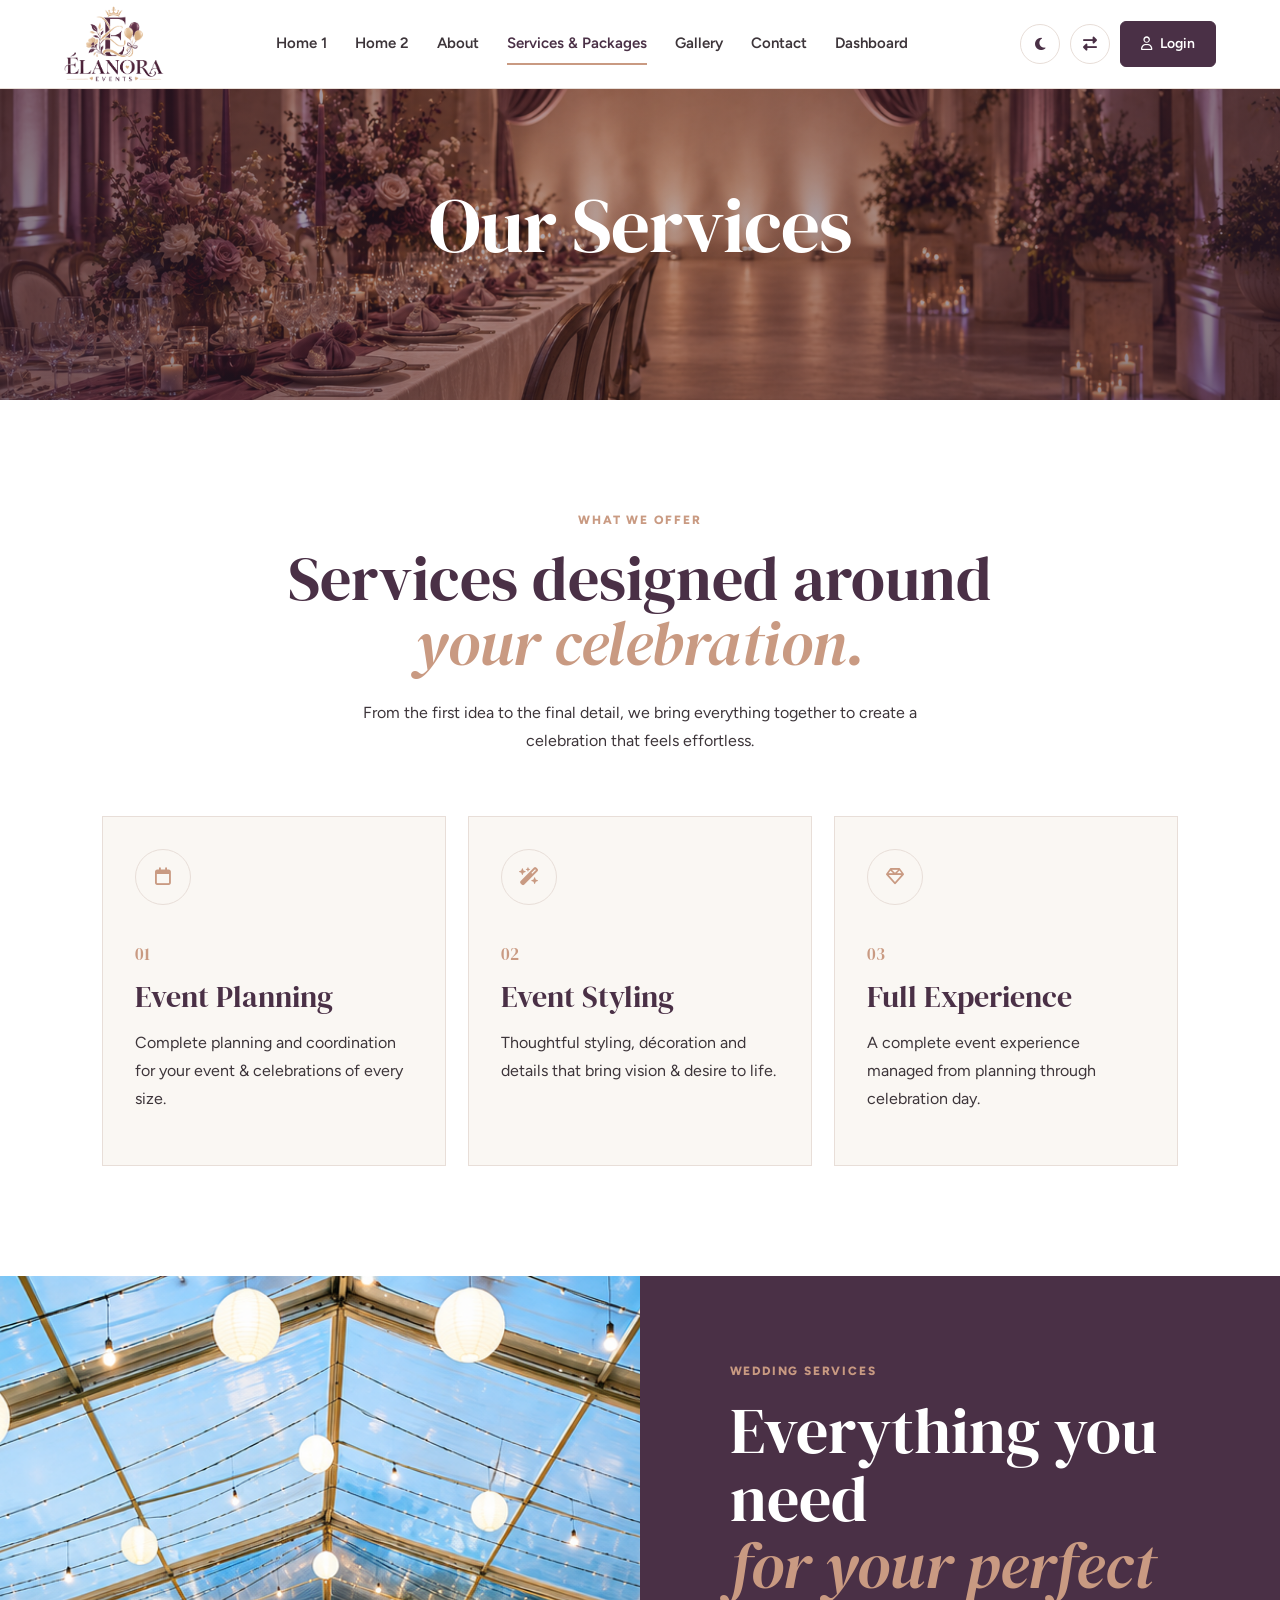
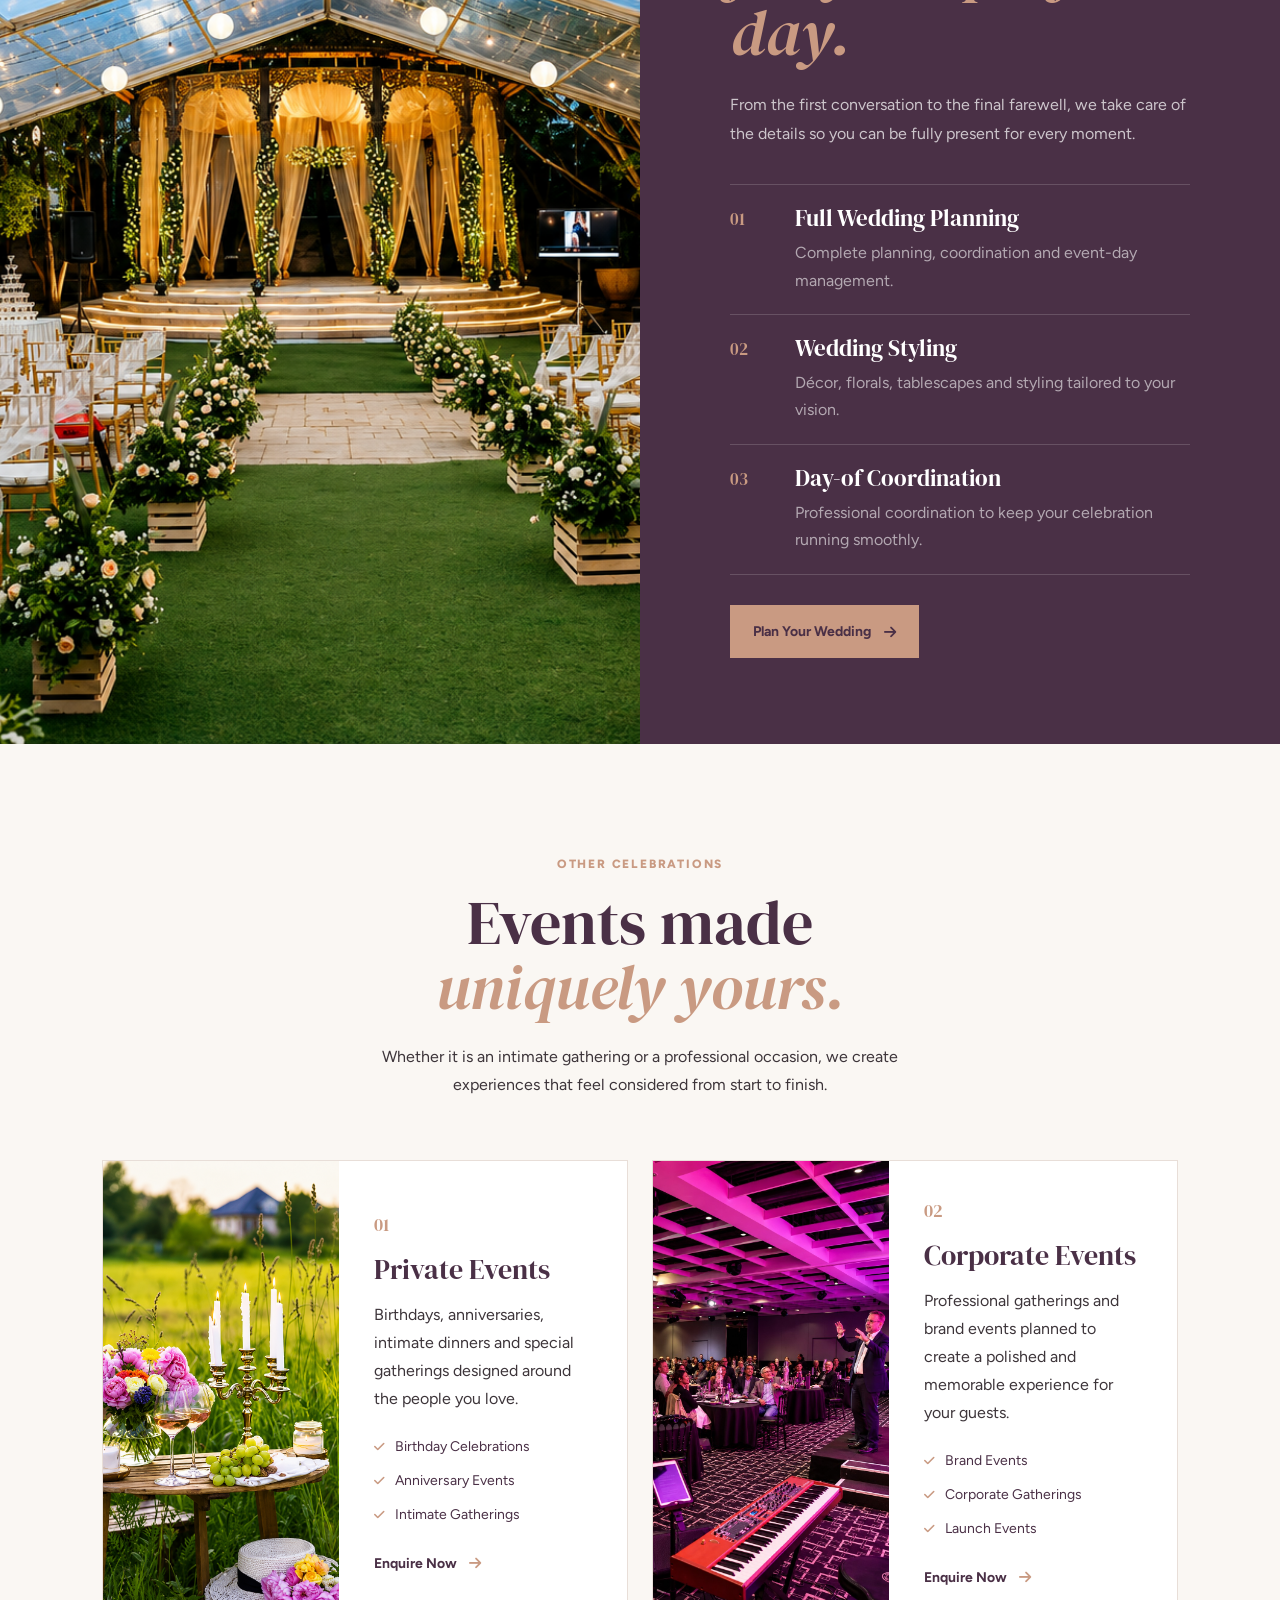
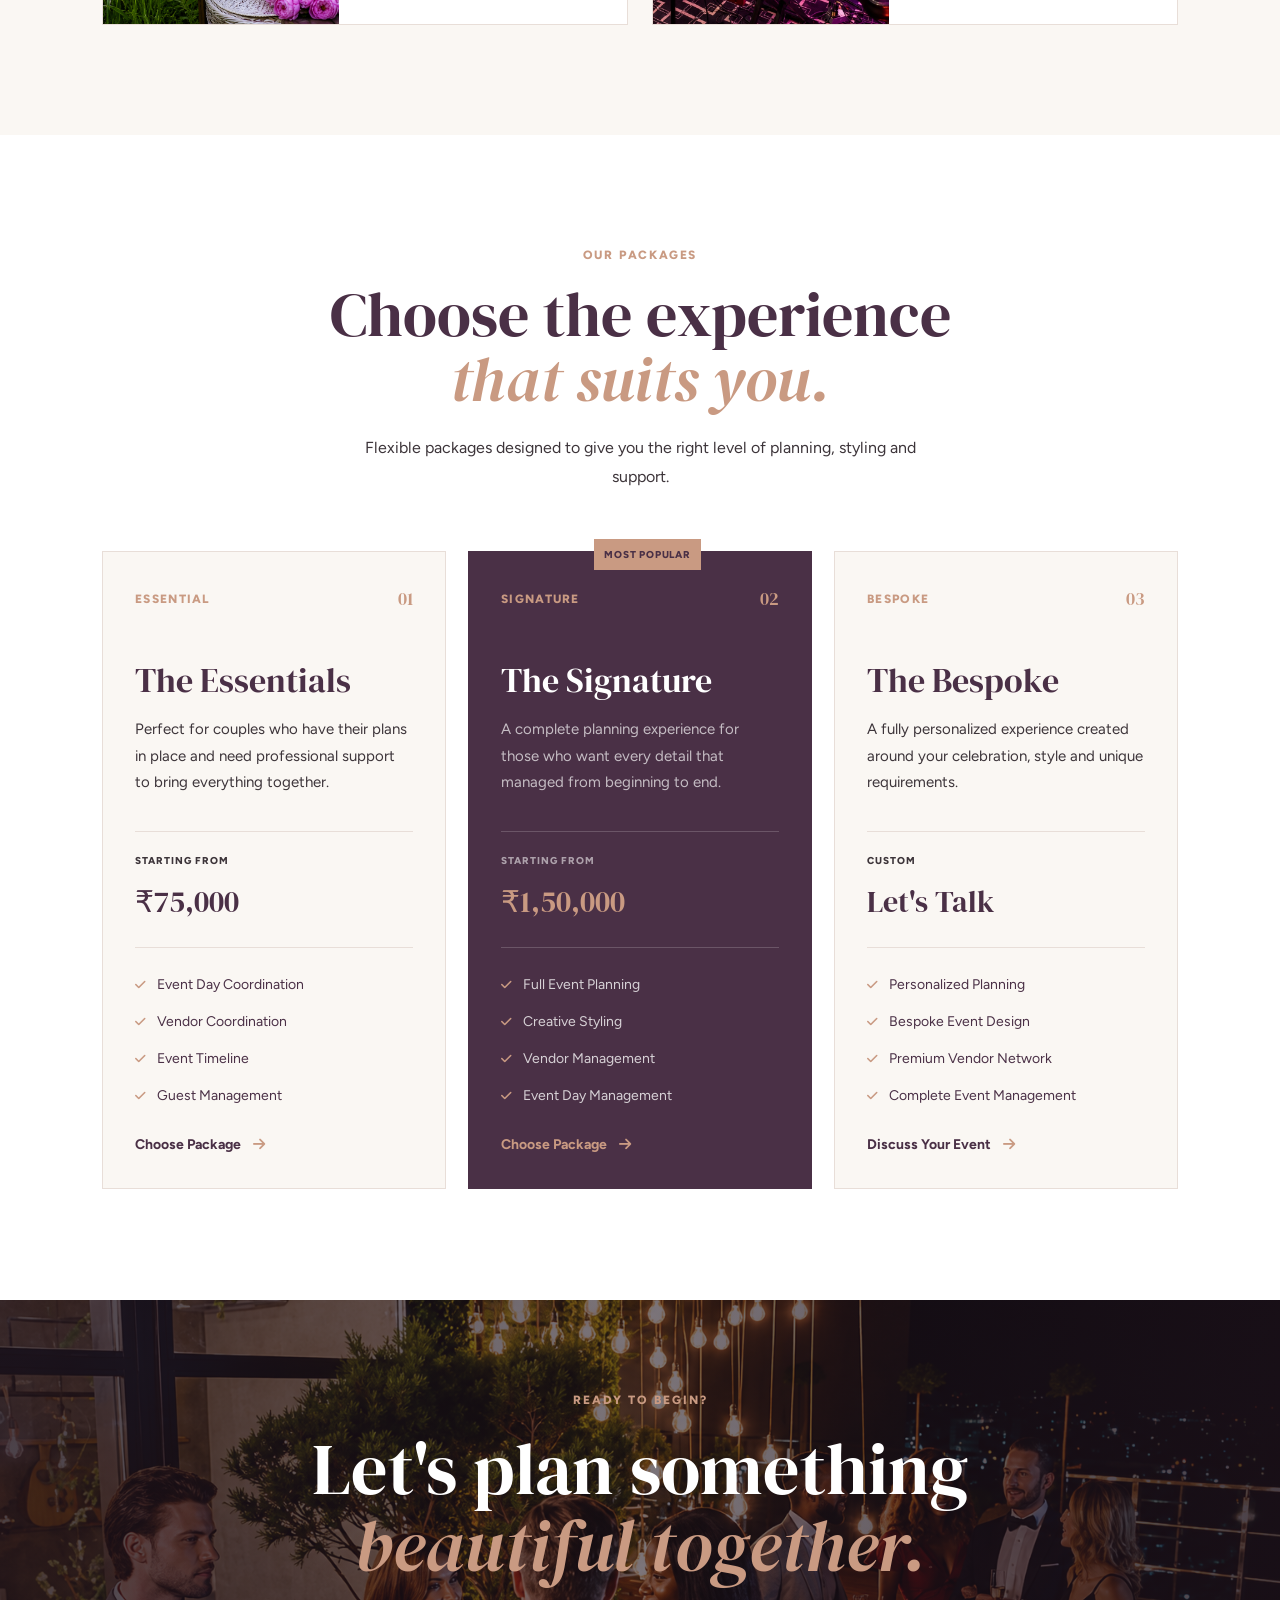
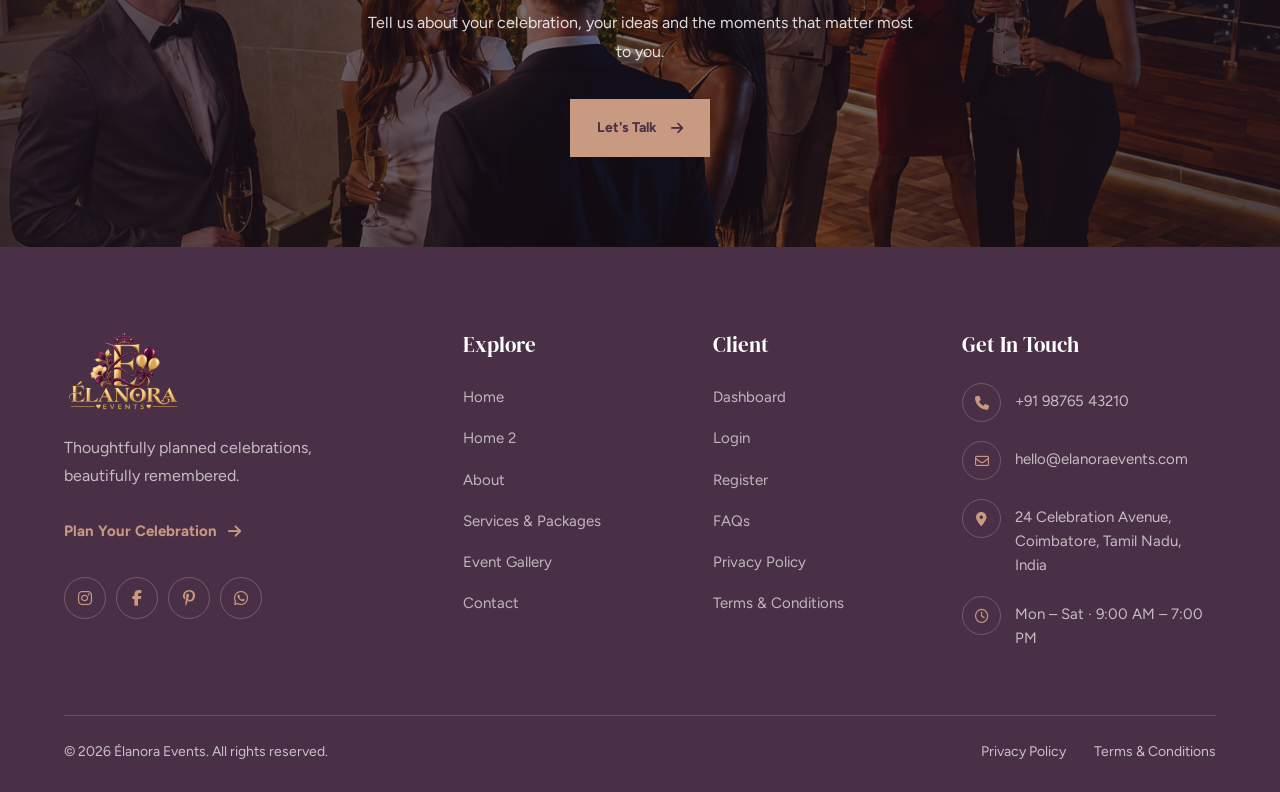
<file: services.html>
<!DOCTYPE html>
<html lang="en">

<head>
    <meta charset="UTF-8">

    <!-- Responsive -->
    <meta name="viewport" content="width=device-width, initial-scale=1.0">

    <!-- SEO -->
    <meta name="description"
        content="Élanora Events - Elegant birthday, anniversary and corporate event planning services.">
    <meta name="keywords"
        content="event planner, birthday planner, anniversary events, corporate events, event decoration">
    <meta name="author" content="Élanora Events">

    <!-- Page Title -->
    <title>Élanora Events</title>

    <!-- Favicon -->
    <link rel="icon" type="image/png" href="images/logo.png">

    <!-- Google Fonts -->
    <link rel="preconnect" href="https://fonts.googleapis.com">
    <link rel="preconnect" href="https://fonts.gstatic.com" crossorigin>

    <link
        href="https://fonts.googleapis.com/css2?family=DM+Serif+Display:ital@0;1&family=Figtree:wght@300;400;500;600;700;800&display=swap"
        rel="stylesheet">

    <!-- Font Awesome -->
    <link rel="stylesheet" href="https://cdnjs.cloudflare.com/ajax/libs/font-awesome/6.7.2/css/all.min.css">

    <!-- Main CSS -->
    <link rel="stylesheet" href="css/style.css">
</head>

<body>


    <!-- =========================
     HEADER
     ========================= -->
    <header class="site-header" id="siteHeader">

        <div class="container header-container">

            <!-- Logo -->
            <a href="index.html" class="site-logo" aria-label="Élanora Events Home">
                <img src="images/logo.png" alt="Élanora Events Logo">
            </a>


            <!-- Navigation -->
            <nav class="main-navigation" id="mainNavigation">

                <ul class="nav-menu">

                    <li class="nav-item">
                        <a href="index.html" class="nav-link">
                            Home 1
                        </a>
                    </li>

                    <li class="nav-item">
                        <a href="home-2.html" class="nav-link">
                            Home 2
                        </a>
                    </li>

                    <li class="nav-item">
                        <a href="about.html" class="nav-link">
                            About
                        </a>
                    </li>

                    <li class="nav-item">
                        <a href="services.html" class="nav-link active">
                            Services & Packages
                        </a>
                    </li>

                    <li class="nav-item">
                        <a href="gallery.html" class="nav-link">
                            Gallery
                        </a>
                    </li>

                    <li class="nav-item">
                        <a href="contact.html" class="nav-link">
                            Contact
                        </a>
                    </li>

                    <li class="nav-item">
                        <a href="dashboard.html" class="nav-link">
                            Dashboard
                        </a>
                    </li>

                </ul>

                <div class="mobile-header-actions" aria-label="Mobile header actions">

                    <!-- Dark Mode -->
                    <button class="header-action-btn mobile-header-action-btn" id="themeToggleMobile" data-theme-toggle
                        type="button" aria-label="Toggle dark mode" title="Dark Mode">

                        <i class="fa-solid fa-moon"></i>

                    </button>


                    <!-- RTL -->
                    <button class="header-action-btn mobile-header-action-btn" id="rtlToggleMobile" data-rtl-toggle
                        type="button" aria-label="Toggle RTL mode" title="RTL Mode">

                        <i class="fa-solid fa-right-left"></i>

                    </button>


                    <!-- Login -->
                    <a href="login.html" class="header-login-btn mobile-header-login-btn">

                        <i class="fa-regular fa-user"></i>

                        <span>Login</span>

                    </a>

                </div>


            </nav>


            <!-- Header Actions -->
            <div class="header-actions">

                <!-- Dark Mode -->
                <button class="header-action-btn" id="themeToggle" type="button" aria-label="Toggle dark mode"
                    title="Dark Mode">

                    <i class="fa-solid fa-moon"></i>

                </button>


                <!-- RTL -->
                <button class="header-action-btn" id="rtlToggle" type="button" aria-label="Toggle RTL mode"
                    title="RTL Mode">

                    <i class="fa-solid fa-right-left"></i>

                </button>


                <!-- Login -->
                <a href="login.html" class="header-login-btn">
                    <i class="fa-regular fa-user"></i>
                    <span>Login</span>
                </a>


                <!-- Mobile Menu -->
                <button class="mobile-menu-toggle" id="mobileMenuToggle" type="button" aria-label="Open navigation menu"
                    aria-expanded="false">

                    <i class="fa-solid fa-bars"></i>

                </button>

            </div>

        </div>

    </header>

    <!-- =========================================================
     CONTACT PAGE HERO
     ========================================================= -->

    <section class="elanora-page-hero services-banner">

        <div class="elanora-page-hero-overlay"></div>

        <div class="elanora-page-hero-content">

            <h1>Our Services</h1>

        </div>

    </section>

    <!-- =========================================================
     SERVICES PAGE — SECTION 02
     WHAT WE OFFER
     ========================================================= -->

    <section class="elanora-services-offer">

        <div class="elanora-services-offer-heading">

            <span>
                WHAT WE OFFER
            </span>

            <h2>
                Services designed around
                <em>your celebration.</em>
            </h2>

            <p>
                From the first idea to the final detail,
                we bring everything together to create
                a celebration that feels effortless.
            </p>

        </div>


        <div class="elanora-services-offer-grid">

            <!-- SERVICE 01 -->

            <article class="elanora-services-offer-card">

                <div class="elanora-services-offer-icon">
                    <i class="fa-regular fa-calendar"></i>
                </div>

                <span>01</span>

                <h3>
                    Event Planning
                </h3>

                <p>
                    Complete planning and coordination
                    for your event & celebrations of every size.
                </p>

            </article>


            <!-- SERVICE 02 -->

            <article class="elanora-services-offer-card">

                <div class="elanora-services-offer-icon">
                    <i class="fa-solid fa-wand-magic-sparkles"></i>
                </div>

                <span>02</span>

                <h3>
                    Event Styling
                </h3>

                <p>
                    Thoughtful styling, décoration and details
                    that bring vision & desire to life.
                </p>

            </article>


            <!-- SERVICE 03 -->

            <article class="elanora-services-offer-card">

                <div class="elanora-services-offer-icon">
                    <i class="fa-regular fa-gem"></i>
                </div>

                <span>03</span>

                <h3>
                    Full Experience
                </h3>

                <p>
                    A complete event experience managed
                    from planning through celebration day.
                </p>

            </article>

        </div>

    </section>


    <!-- =========================================================
     SERVICES PAGE — SECTION 03
     WEDDING SERVICES
     ========================================================= -->

    <section class="elanora-services-wedding">

        <!-- IMAGE -->

        <div class="elanora-services-wedding-image">

            <img src="images/services-wedding.jpg" alt="Elegant wedding celebration">

        </div>


        <!-- CONTENT -->

        <div class="elanora-services-wedding-content">

            <span class="elanora-services-wedding-label">
                WEDDING SERVICES
            </span>

            <h2>
                Everything you need
                <em>for your perfect day.</em>
            </h2>

            <p class="elanora-services-wedding-intro">
                From the first conversation to the final
                farewell, we take care of the details so
                you can be fully present for every moment.
            </p>


            <!-- SERVICE LIST -->

            <div class="elanora-services-wedding-list">

                <div class="elanora-services-wedding-item">

                    <span>01</span>

                    <div>
                        <h3>
                            Full Wedding Planning
                        </h3>

                        <p>
                            Complete planning, coordination
                            and event-day management.
                        </p>
                    </div>

                </div>


                <div class="elanora-services-wedding-item">

                    <span>02</span>

                    <div>
                        <h3>
                            Wedding Styling
                        </h3>

                        <p>
                            Décor, florals, tablescapes and
                            styling tailored to your vision.
                        </p>
                    </div>

                </div>


                <div class="elanora-services-wedding-item">

                    <span>03</span>

                    <div>
                        <h3>
                            Day-of Coordination
                        </h3>

                        <p>
                            Professional coordination to keep
                            your celebration running smoothly.
                        </p>
                    </div>

                </div>

            </div>


            <a href="contact.html" class="elanora-services-wedding-button">
                Plan Your Wedding

                <i class="fa-solid fa-arrow-right"></i>
            </a>

        </div>

    </section>

    <!-- =========================================================
     SERVICES PAGE — SECTION 04
     PRIVATE & CORPORATE EVENTS
     ========================================================= -->

    <section class="elanora-services-events">

        <div class="elanora-services-events-heading">

            <span>
                OTHER CELEBRATIONS
            </span>

            <h2>
                Events made
                <em>uniquely yours.</em>
            </h2>

            <p>
                Whether it is an intimate gathering or a
                professional occasion, we create experiences
                that feel considered from start to finish.
            </p>

        </div>


        <div class="elanora-services-events-grid">


            <!-- PRIVATE EVENTS -->

            <article class="elanora-services-event-card">

                <div class="elanora-services-event-image">

                    <img src="images/private-events.jpg" alt="Elegant private event">

                </div>

                <div class="elanora-services-event-content">

                    <span>
                        01
                    </span>

                    <h3>
                        Private Events
                    </h3>

                    <p>
                        Birthdays, anniversaries, intimate dinners
                        and special gatherings designed around
                        the people you love.
                    </p>

                    <ul>

                        <li>
                            <i class="fa-solid fa-check"></i>
                            Birthday Celebrations
                        </li>

                        <li>
                            <i class="fa-solid fa-check"></i>
                            Anniversary Events
                        </li>

                        <li>
                            <i class="fa-solid fa-check"></i>
                            Intimate Gatherings
                        </li>

                    </ul>

                    <a href="contact.html">
                        Enquire Now
                        <i class="fa-solid fa-arrow-right"></i>
                    </a>

                </div>

            </article>



            <!-- CORPORATE EVENTS -->

            <article class="elanora-services-event-card">

                <div class="elanora-services-event-image">

                    <img src="images/corporate-events.jpg" alt="Professional corporate event">

                </div>

                <div class="elanora-services-event-content">

                    <span>
                        02
                    </span>

                    <h3>
                        Corporate Events
                    </h3>

                    <p>
                        Professional gatherings and brand events
                        planned to create a polished and memorable
                        experience for your guests.
                    </p>

                    <ul>

                        <li>
                            <i class="fa-solid fa-check"></i>
                            Brand Events
                        </li>

                        <li>
                            <i class="fa-solid fa-check"></i>
                            Corporate Gatherings
                        </li>

                        <li>
                            <i class="fa-solid fa-check"></i>
                            Launch Events
                        </li>

                    </ul>

                    <a href="contact.html">
                        Enquire Now
                        <i class="fa-solid fa-arrow-right"></i>
                    </a>

                </div>

            </article>


        </div>

    </section>


    <!-- =========================================================
     SERVICES PAGE — SECTION 05
     PACKAGES
     ========================================================= -->

    <section class="elanora-services-packages">

        <div class="elanora-services-packages-heading">

            <span>
                OUR PACKAGES
            </span>

            <h2>
                Choose the experience
                <em>that suits you.</em>
            </h2>

            <p>
                Flexible packages designed to give you the
                right level of planning, styling and support.
            </p>

        </div>


        <div class="elanora-services-packages-grid">


            <!-- PACKAGE 01 -->

            <article class="elanora-package-card">

                <div class="elanora-package-top">

                    <span>
                        ESSENTIAL
                    </span>

                    <strong>
                        01
                    </strong>

                </div>

                <h3>
                    The Essentials
                </h3>

                <p class="elanora-package-description">
                    Perfect for couples who have their plans
                    in place and need professional support
                    to bring everything together.
                </p>

                <div class="elanora-package-price">
                    <small>
                        STARTING FROM
                    </small>

                    <strong>
                        ₹75,000
                    </strong>
                </div>

                <ul>

                    <li>
                        <i class="fa-solid fa-check"></i>
                        Event Day Coordination
                    </li>

                    <li>
                        <i class="fa-solid fa-check"></i>
                        Vendor Coordination
                    </li>

                    <li>
                        <i class="fa-solid fa-check"></i>
                        Event Timeline
                    </li>

                    <li>
                        <i class="fa-solid fa-check"></i>
                        Guest Management
                    </li>

                </ul>

                <a href="contact.html">
                    Choose Package
                    <i class="fa-solid fa-arrow-right"></i>
                </a>

            </article>



            <!-- PACKAGE 02 -->

            <article class="elanora-package-card elanora-package-featured">

                <div class="elanora-package-badge">
                    MOST POPULAR
                </div>

                <div class="elanora-package-top">

                    <span>
                        SIGNATURE
                    </span>

                    <strong>
                        02
                    </strong>

                </div>

                <h3>
                    The Signature
                </h3>

                <p class="elanora-package-description">
                    A complete planning experience for those
                    who want every detail that managed
                    from beginning to end.
                </p>

                <div class="elanora-package-price">
                    <small>
                        STARTING FROM
                    </small>

                    <strong>
                        ₹1,50,000
                    </strong>
                </div>

                <ul>

                    <li>
                        <i class="fa-solid fa-check"></i>
                        Full Event Planning
                    </li>

                    <li>
                        <i class="fa-solid fa-check"></i>
                        Creative Styling
                    </li>

                    <li>
                        <i class="fa-solid fa-check"></i>
                        Vendor Management
                    </li>

                    <li>
                        <i class="fa-solid fa-check"></i>
                        Event Day Management
                    </li>

                </ul>

                <a href="contact.html">
                    Choose Package
                    <i class="fa-solid fa-arrow-right"></i>
                </a>

            </article>



            <!-- PACKAGE 03 -->

            <article class="elanora-package-card">

                <div class="elanora-package-top">

                    <span>
                        BESPOKE
                    </span>

                    <strong>
                        03
                    </strong>

                </div>

                <h3>
                    The Bespoke
                </h3>

                <p class="elanora-package-description">
                    A fully personalized experience created
                    around your celebration, style and unique
                    requirements.
                </p>

                <div class="elanora-package-price">
                    <small>
                        CUSTOM
                    </small>

                    <strong>
                        Let's Talk
                    </strong>
                </div>

                <ul>

                    <li>
                        <i class="fa-solid fa-check"></i>
                        Personalized Planning
                    </li>

                    <li>
                        <i class="fa-solid fa-check"></i>
                        Bespoke Event Design
                    </li>

                    <li>
                        <i class="fa-solid fa-check"></i>
                        Premium Vendor Network
                    </li>

                    <li>
                        <i class="fa-solid fa-check"></i>
                        Complete Event Management
                    </li>

                </ul>

                <a href="contact.html">
                    Discuss Your Event
                    <i class="fa-solid fa-arrow-right"></i>
                </a>

            </article>


        </div>

    </section>

    <!-- =========================================================
     SERVICES PAGE — SECTION 06
     FINAL CTA
     ========================================================= -->

    <section class="elanora-services-final-cta">

        <div class="elanora-services-final-cta-bg">

            <img src="images/services-cta.jpg" alt="Elegant event celebration">

        </div>


        <div class="elanora-services-final-cta-overlay"></div>


        <div class="elanora-services-final-cta-content">

            <span>
                READY TO BEGIN?
            </span>

            <h2>
                Let's plan something
                <em>beautiful together.</em>
            </h2>

            <p>
                Tell us about your celebration, your ideas
                and the moments that matter most to you.
            </p>

            <a href="contact.html" class="elanora-services-final-cta-button">
                Let's Talk

                <i class="fa-solid fa-arrow-right"></i>
            </a>

        </div>

    </section>


    <!-- =========================================================
     ELANORA FOOTER
     ========================================================= -->
    <footer class="elanora-footer">

        <div class="container">

            <!-- =====================================================
             FOOTER MAIN
             ===================================================== -->
            <div class="elanora-footer-main">


                <!-- =================================================
                 COLUMN 01 — BRAND
                 ================================================= -->
                <div class="elanora-footer-brand">

                    <a href="index.html" class="elanora-footer-logo">

                        <img src="images/logo-light.png" alt="Élanora Events">

                    </a>


                    <p class="elanora-footer-tagline">
                        Thoughtfully planned celebrations,
                        beautifully remembered.
                    </p>


                    <a href="contact.html" class="elanora-footer-start">
                        Plan Your Celebration

                        <i class="fa-solid fa-arrow-right"></i>
                    </a>


                    <!-- SOCIAL ICONS -->
                    <div class="elanora-footer-social">

                        <a href="#" aria-label="Instagram">
                            <i class="fa-brands fa-instagram"></i>
                        </a>


                        <a href="#" aria-label="Facebook">
                            <i class="fa-brands fa-facebook-f"></i>
                        </a>


                        <a href="#" aria-label="Pinterest">
                            <i class="fa-brands fa-pinterest-p"></i>
                        </a>


                        <a href="#" aria-label="WhatsApp">
                            <i class="fa-brands fa-whatsapp"></i>
                        </a>

                    </div>

                </div>


                <!-- =================================================
                 COLUMN 02 — EXPLORE
                 ================================================= -->
                <div class="elanora-footer-column">

                    <h3>
                        Explore
                    </h3>


                    <ul>

                        <li>
                            <a href="index.html">
                                Home
                            </a>
                        </li>


                        <li>
                            <a href="home-2.html">
                                Home 2
                            </a>
                        </li>


                        <li>
                            <a href="about.html">
                                About
                            </a>
                        </li>


                        <li>
                            <a href="services.html">
                                Services & Packages
                            </a>
                        </li>


                        <li>
                            <a href="gallery.html">
                                Event Gallery
                            </a>
                        </li>


                        <li>
                            <a href="contact.html">
                                Contact
                            </a>
                        </li>

                    </ul>

                </div>


                <!-- =================================================
                 COLUMN 03 — CLIENT
                 ================================================= -->
                <div class="elanora-footer-column">

                    <h3>
                        Client
                    </h3>


                    <ul>

                        <li>
                            <a href="dashboard.html">
                                Dashboard
                            </a>
                        </li>


                        <li>
                            <a href="login.html">
                                Login
                            </a>
                        </li>


                        <li>
                            <a href="register.html">
                                Register
                            </a>
                        </li>


                        <li>
                            <a href="faq.html">
                                FAQs
                            </a>
                        </li>


                        <li>
                            <a href="#">
                                Privacy Policy
                            </a>
                        </li>


                        <li>
                            <a href="#">
                                Terms & Conditions
                            </a>
                        </li>

                    </ul>

                </div>


                <!-- =================================================
                 COLUMN 04 — GET IN TOUCH
                 ================================================= -->
                <div class="elanora-footer-column elanora-footer-contact">

                    <h3>
                        Get In Touch
                    </h3>


                    <!-- PHONE -->
                    <a href="tel:+919876543210" class="footer-contact-item">

                        <span class="footer-contact-icon">
                            <i class="fa-solid fa-phone"></i>
                        </span>

                        <span class="footer-contact-text">
                            +91 98765 43210
                        </span>

                    </a>


                    <!-- EMAIL -->
                    <a href="mailto:hello@elanoraevents.com" class="footer-contact-item">

                        <span class="footer-contact-icon">
                            <i class="fa-regular fa-envelope"></i>
                        </span>

                        <span class="footer-contact-text">
                            hello@elanoraevents.com
                        </span>

                    </a>


                    <!-- LOCATION -->
                    <div class="footer-contact-item footer-location">

                        <span class="footer-contact-icon">
                            <i class="fa-solid fa-location-dot"></i>
                        </span>

                        <span class="footer-contact-text">
                            24 Celebration Avenue,<br>
                            Coimbatore, Tamil Nadu,<br>
                            India
                        </span>

                    </div>


                    <!-- WORKING HOURS -->
                    <div class="footer-contact-item footer-hours">

                        <span class="footer-contact-icon">
                            <i class="fa-regular fa-clock"></i>
                        </span>

                        <span class="footer-contact-text">
                            Mon – Sat · 9:00 AM – 7:00 PM
                        </span>

                    </div>

                </div>

            </div>


            <!-- =====================================================
             FOOTER BOTTOM
             ===================================================== -->
            <div class="elanora-footer-bottom">

                <p>
                    © 2026 Élanora Events. All rights reserved.
                </p>


                <div class="elanora-footer-bottom-links">

                    <a href="#">
                        Privacy Policy
                    </a>

                    <a href="#">
                        Terms & Conditions
                    </a>

                </div>

            </div>

        </div>

    </footer>

    <!-- Main JavaScript -->
    <script src="js/main.js"></script>

</body>

</html>
</file>
